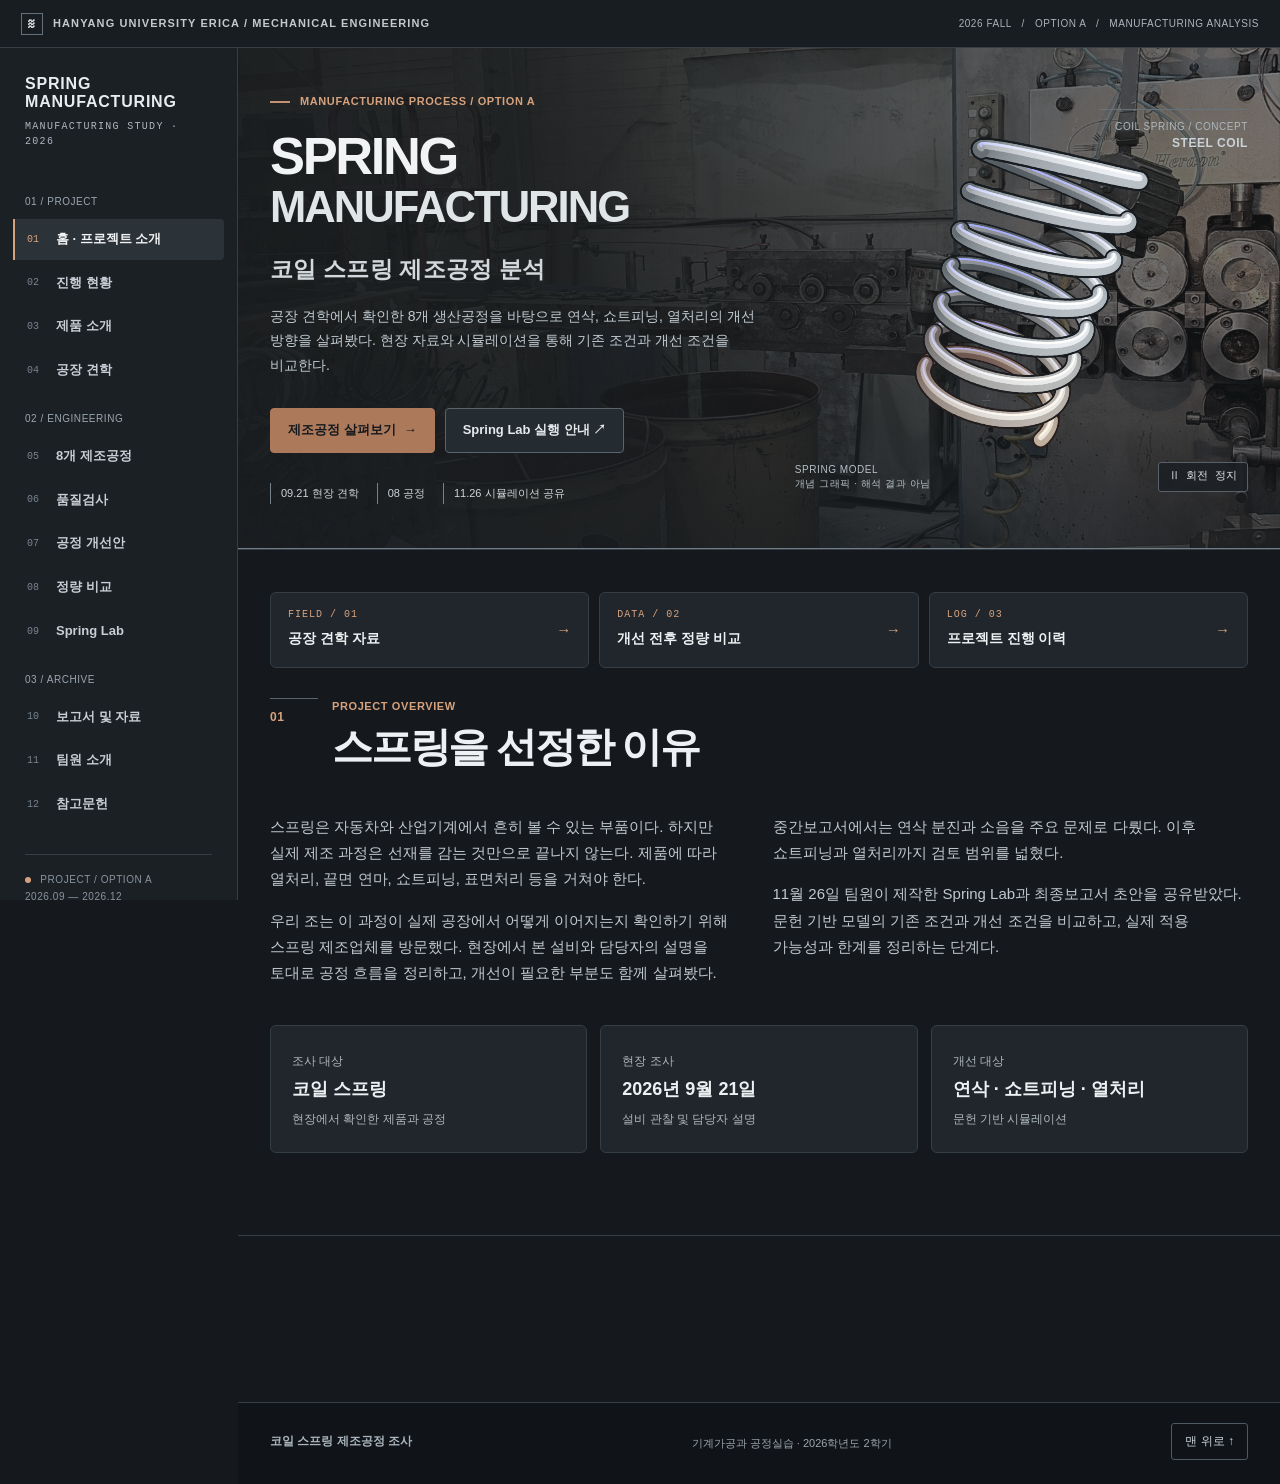
<file: index.html>
<!DOCTYPE html>

<html lang="ko">
<head>
<meta charset="utf-8"/>
<meta content="width=device-width, initial-scale=1" name="viewport"/>
<meta content="코일 스프링 제조공정 현장조사: 공장 견학, 8개 제조공정, 품질검사와 연삭공정 개선안" name="description"/>
<title>SPRING MANUFACTURING | 2026 Manufacturing Analysis</title>
<style>
:root{--bg:#0d1013;--panel:#171b20;--panel2:#1c2228;--line:#343b43;--ink:#f0f2f4;--muted:#a7b1bb;--hot:#ff9c51;--ember:#e65a28;--blue:#83b4cb;--green:#86c2a3;--amber:#ffc08a;--navy:#20272e;--white:#fff;--paper:#0d1013;--soft:#20272e;--rail:238px;--head:48px}
*{box-sizing:border-box} [hidden]{display:none!important} html{scroll-behavior:smooth;color-scheme:dark}body{margin:0;background:var(--bg);color:var(--ink);font:15px/1.75 'Pretendard','Noto Sans KR','Malgun Gothic',Arial,sans-serif;word-break:keep-all;overflow-wrap:anywhere}a{color:inherit;text-decoration:none}button{font:inherit;cursor:pointer}a:focus-visible,button:focus-visible{outline:2px solid var(--hot);outline-offset:4px}img,video{display:block;max-width:100%}p,h1,h2,h3,h4,figure{margin:0 0 16px}p{color:#c1c9d0}h2{font-size:clamp(1.65rem,3.2vw,2.55rem);line-height:1.25;letter-spacing:-.055em}h3{line-height:1.35;letter-spacing:-.025em}small,.small{font-size:12px;color:var(--muted)}.wrap{width:min(1190px,calc(100% - 64px));margin:auto}.topbar{height:var(--head);position:fixed;top:0;left:0;right:0;z-index:50;background:#101418;border-bottom:1px solid #373d43;display:flex;align-items:center}.topbar .wrap{width:calc(100% - 42px);display:flex;justify-content:space-between;align-items:center;gap:16px}.top-id{display:flex;align-items:center;gap:10px;font-size:11px;letter-spacing:.10em;color:#c4c9ce;font-weight:700}.top-mark{width:22px;height:22px;border:1px solid #a94b28;display:grid;place-items:center;color:var(--hot);font-size:16px;line-height:1}.top-right{font:10px/1.4 Consolas,monospace;letter-spacing:.08em;color:#a9b1b9}.top-right b{color:var(--hot);font-weight:normal}.site-nav{position:fixed;top:var(--head);left:0;bottom:0;width:var(--rail);overflow:auto;z-index:40;background:linear-gradient(165deg,#1c2025,#121619 72%);border-right:1px solid var(--line);box-shadow:8px 0 35px #0002}.nav-inner{width:100%;padding:24px 13px;display:flex;flex-direction:column;gap:3px}.nav-brand{display:block;padding:3px 12px 25px;line-height:1.12}.nav-brand b{display:block;font-size:16px;letter-spacing:.05em;color:#e8ecf0;white-space:nowrap}.nav-brand small{display:block;font:10px/1.5 Consolas,monospace;letter-spacing:.13em;color:#eaa26b;margin-top:8px}.nav-group{font:10px/1.5 Consolas,monospace;color:#9ba6af;letter-spacing:.14em;margin:17px 12px 7px}.nav-inner a{padding:9px 10px 9px 12px;display:flex;align-items:center;gap:10px;min-height:39px;border-left:2px solid transparent;font-size:13px;font-weight:600;color:#c7ced5;border-radius:0 4px 4px 0;transition:background .18s,color .18s}.nav-inner a span{font:10px Consolas,monospace;color:#78848e;min-width:19px}.nav-inner a:hover{background:#252b31;color:white}.nav-inner a.active{border-left-color:var(--hot);background:linear-gradient(90deg,#57311e,#26282a 90%);color:#fff0df}.nav-inner a.active span{color:var(--hot)}.nav-foot{font:10px/1.7 Consolas,monospace;margin:26px 12px 0;color:#89949f;border-top:1px solid var(--line);padding-top:16px}.nav-foot i{display:inline-block;width:6px;height:6px;border-radius:50%;background:var(--hot);margin-right:6px;box-shadow:0 0 8px var(--ember)}.hero,main,footer{margin-left:var(--rail)}.hero{margin-top:var(--head);position:relative;isolation:isolate;overflow:hidden;min-height:560px;border-bottom:1px solid #60402e;background:#11161a}.hero:before{content:'';position:absolute;inset:0;z-index:-3;background:linear-gradient(90deg,#101418f7 0%,#101418ef 30%,#101418a0 58%,#14141688 100%),url('images/factory.jpg') center 48%/cover no-repeat;filter:saturate(.68)}.hero:after{content:'';position:absolute;inset:0;z-index:-2;background:radial-gradient(ellipse at 78% 77%,#b8371638 0%,#67341b1e 23%,transparent 60%),linear-gradient(0deg,#080a0dc9,transparent 40%);pointer-events:none}.hero .wrap{position:relative;display:grid;grid-template-columns:1.05fr .95fr;align-items:center;gap:8px;min-height:560px;padding:50px 0 55px}.hero-copy{position:relative;z-index:2;max-width:590px}.overline,.kicker{font:700 11px/1.5 Consolas,'Malgun Gothic',monospace;letter-spacing:.16em;text-transform:uppercase;color:var(--hot)}.overline:before{content:'';display:inline-block;width:28px;height:2px;background:var(--hot);vertical-align:middle;margin-right:10px;box-shadow:0 0 12px #ff7435}.hero h1{font:900 clamp(2.6rem,5vw,5.1rem)/.99 'Arial Black','Arial',sans-serif;letter-spacing:-.065em;margin:22px 0 17px;overflow-wrap:normal;word-break:normal;color:#f1f3f4}.hero h1 em{font-style:normal;display:block;color:#ffab70;text-shadow:0 4px 28px #ef6a2633;font-size:.79em;letter-spacing:-.055em}.hero .ko-title{font-size:clamp(1.04rem,1.8vw,1.45rem);color:#d3d8dc;font-weight:700;letter-spacing:.01em;margin:0 0 14px}.hero p{max-width:490px;font-size:14px;color:#c0cad1}.hero-actions{display:flex;flex-wrap:wrap;gap:10px;margin-top:23px}.action{display:inline-flex;align-items:center;justify-content:center;gap:8px;background:#c95125;color:#fff;padding:10px 17px;border:1px solid #ef8a54;border-radius:4px;font-size:13px;font-weight:700;margin:8px 0;transition:background .2s,transform .2s}.action:hover{background:#e76a36;transform:translateY(-1px)}.action.secondary{background:#20262c;color:#dce3e8;border-color:#54606a}.action.secondary:hover{background:#333c44}.action.disabled{color:#9aa4ac;background:#20252a;border-color:#3b434a;cursor:default;transform:none}.hero-facts{display:flex;flex-wrap:wrap;gap:8px;margin-top:22px}.hero-facts span{font:11px/1.4 Consolas,'Malgun Gothic',monospace;color:#d0d5d9;border-left:2px solid #9c5f3e;padding:3px 10px;background:#161b20a8}.spring-stage{position:relative;height:480px;min-width:0;isolation:isolate;display:flex;align-items:center;justify-content:center}.spring-stage:before{content:'';position:absolute;inset:12px 0 20px;background:linear-gradient(#8e9da010 1px,transparent 1px),linear-gradient(90deg,#8e9da010 1px,transparent 1px);background-size:32px 32px;mask-image:radial-gradient(ellipse,#000 15%,transparent 75%);z-index:-1}.spring-stage:after{content:'';position:absolute;bottom:46px;width:75%;height:70px;border-radius:50%;background:radial-gradient(ellipse,#f25c314d,transparent 70%);filter:blur(13px);z-index:-1}.spring-stage canvas{width:100%;height:100%;display:block;position:absolute;inset:0;filter:drop-shadow(0 12px 18px #0009)}.stage-label{position:absolute;top:15px;right:0;font:10px/1.5 Consolas,monospace;color:#acb6bd;letter-spacing:.11em;border-top:1px solid #b47b50;padding:9px 0 0 16px;text-align:right}.stage-label b{display:block;color:#f8ac71;font-size:12px}.stage-bottom{position:absolute;bottom:12px;left:0;right:0;display:flex;justify-content:space-between;align-items:center;gap:12px;color:#b6bfc7;font:10px/1.4 Consolas,monospace;letter-spacing:.07em}.stage-bottom button{color:#e2e6ea;background:#1b2025dc;border:1px solid #596068;border-radius:3px;padding:6px 10px;font:11px/1.4 Consolas,'Malgun Gothic',monospace}.heatline{height:3px;position:absolute;bottom:0;left:0;right:0;background:linear-gradient(90deg,#30373e,#a94420 40%,#ffae64 72%,#733219);box-shadow:0 0 18px #e86a3a60}.hero[hidden]+nav+main{margin-top:var(--head)}main{min-height:calc(100vh - var(--head));min-width:0;background:radial-gradient(ellipse at 85% 0%,#27221e4d,transparent 46%),var(--bg)}section{padding:42px 0 58px;min-height:calc(100vh - var(--head) - 85px);border-bottom:1px solid var(--line)}#overview{min-height:auto;padding-top:32px}.section-heading{display:grid;grid-template-columns:48px 1fr;gap:14px;margin-bottom:25px}.section-number{font:700 12px/1.6 Consolas,monospace;color:var(--hot);letter-spacing:.1em;padding-top:9px;border-top:1px solid #5a4435}.kicker{margin-bottom:7px}.lead{font-size:15px;max-width:900px;margin-bottom:24px}.columns{display:grid;grid-template-columns:1fr 1fr;gap:27px;align-items:start}.prose p{margin-bottom:15px}.intro-points,.analysis-grid{display:grid;grid-template-columns:repeat(3,minmax(0,1fr));gap:13px;margin:24px 0;align-items:stretch}.point,.analysis-card,.quality-item,.compare-box,.member,.progress-stat{background:linear-gradient(145deg,#20262c,#181d22);border:1px solid var(--line);border-radius:5px;padding:21px;position:relative;min-width:0}.point:before,.analysis-card:before{content:'';position:absolute;top:-1px;left:15px;width:34px;height:2px;background:#b36a42}.point b{display:block;font-size:18px;color:#edf0f2}.point span{font-size:12px;color:var(--muted)}.point h3{font-size:19px}.point p{font-size:14px}.point img{width:100%;height:205px;object-fit:cover;border-radius:3px;margin-bottom:16px}.quick-grid{display:grid;grid-template-columns:repeat(3,minmax(0,1fr));gap:10px;margin:10px 0 30px}.quick-grid a{display:flex;align-items:center;gap:12px;padding:16px 17px;background:linear-gradient(120deg,#252a2e,#171c20);border:1px solid #3a4148;border-radius:4px;transition:.2s}.quick-grid a:hover{border-color:#cf7443;background:#2d2926;transform:translateY(-2px)}.quick-grid small{display:block;font:10px Consolas,monospace;letter-spacing:.1em;color:var(--hot);margin-bottom:5px}.quick-grid b{font-size:14px}.quick-grid i{margin-left:auto;font-style:normal;color:var(--hot)}.note{margin:18px 0;padding:15px 18px;background:#30251f;border-left:3px solid var(--hot);font-size:13px;color:#e3cabb;border-radius:2px}.image-frame,.photo-tile,.video-card{margin:0;background:#171c20;border:1px solid var(--line);border-radius:5px;overflow:hidden}.image-frame img{width:100%;object-fit:cover}.image-frame figcaption,.photo-tile figcaption,.video-caption{padding:11px 13px;color:#c7cdd3;font-size:12px;background:#1c2126}.product-photos{display:grid;grid-template-columns:1.1fr .9fr;gap:10px}.product-photos img{height:340px}.simple-table,.comparison-table{width:100%;border-collapse:collapse;background:#171c20;border:1px solid var(--line);font-variant-numeric:tabular-nums}.simple-table th,.simple-table td,.comparison-table th,.comparison-table td{padding:13px 15px;text-align:left;border-bottom:1px solid var(--line);font-size:14px;vertical-align:top}.simple-table th{background:#20262c;color:#d7dfe5;font-weight:600}.simple-table thead th,.comparison-table thead th{background:#30363c;color:#fff;font-size:12px}.simple-table td{color:#d5dce2}.table-scroll{overflow:auto;margin:20px 0}.field-grid{display:grid;grid-template-columns:repeat(4,minmax(0,1fr));gap:12px}.photo-tile button{border:0;padding:0;background:none;width:100%;cursor:zoom-in}.photo-tile img{width:100%;height:190px;object-fit:cover;transition:transform .25s}.photo-tile button:hover img{transform:scale(1.04)}.field-note{display:grid;grid-template-columns:1fr 1fr;gap:13px;margin:20px 0}.field-note div{background:#1b2127;border:1px solid var(--line);padding:18px;color:#c7d1d9;font-size:14px}.field-note strong{color:var(--hot)}.video-area{margin-top:28px}.videos{display:grid;grid-template-columns:1fr 1fr;gap:15px}.video-card video{width:100%;height:240px;object-fit:contain;background:#0b0e10}.flow{display:grid;grid-template-columns:repeat(4,minmax(0,1fr));gap:8px;margin:24px 0 22px}.flow a{background:linear-gradient(145deg,#262d33,#191e23);border:1px solid #3c444b;color:#e1e6ea;padding:12px 14px;border-radius:4px;min-height:72px;display:flex;flex-direction:column;justify-content:center;transition:.2s;position:relative}.flow a:after{content:'›';position:absolute;right:10px;top:12px;color:#87929a}.flow a:hover{border-color:#c97745}.flow a.chosen{border-color:#d58c56;background:linear-gradient(135deg,#58321f,#27221f);box-shadow:inset 3px 0 #f99b59}.flow a.chosen:after,.flow a.chosen small{color:#ffae73}.flow small{font:11px Consolas,monospace;letter-spacing:.08em;color:#a9b6c0}.flow b{font-size:14px;margin-top:5px}.process-card{display:grid;grid-template-columns:minmax(0,.92fr) minmax(0,1.08fr);grid-template-rows:auto 1fr auto;background:#171d22;border:1px solid #414950;border-radius:5px;overflow:hidden}.process-photo{position:relative;min-height:320px;height:100%;grid-column:1;grid-row:1/3;background:#0e1317;display:flex;align-items:center;justify-content:center}.process-photo img{width:100%;height:100%;max-height:450px;object-fit:contain;cursor:zoom-in}.photo-caption{position:absolute;bottom:0;left:0;right:0;padding:12px 15px;background:#101418dc;color:#e0e6eb;font-size:12px}.process-head{display:flex;gap:12px;align-items:flex-start;padding:23px 22px 0;grid-column:2;grid-row:1}.step-num{background:#653b24;border:1px solid #ae6c42;color:#ffb37b;border-radius:3px;padding:6px 9px;font:700 13px Consolas,monospace}.process-head h3{font-size:24px;margin:0}.process-head .en{font:12px Consolas,monospace;color:#a2b0b9}.process-content{grid-column:2;grid-row:2;padding:13px 22px 22px}.process-content p{font-size:14px}.process-meta{display:grid;grid-template-columns:1fr 1fr;gap:8px}.process-meta div{background:#232a30;border:1px solid #333d44;border-radius:3px;padding:11px;font-size:13px;color:#e1e6e9}.process-meta span{display:block;color:#adb9c3;font-size:11px;margin-bottom:4px}.process-observation{grid-column:1/-1;padding:13px 19px;background:#25241f;border-top:1px solid #4f4234;color:#dacabc;font-size:13px}.process-observation b{color:var(--hot)}.no-photo{padding:28px;text-align:center;color:var(--muted);border:1px dashed #49525a;max-width:80%}.quality-layout{display:grid;grid-template-columns:1.12fr .88fr;gap:24px}.quality-images,.quality-items{display:grid;grid-template-columns:1fr 1fr;gap:12px}.quality-images img{height:260px}.quality-item{padding:15px}.quality-item p{font-size:13px;margin:5px 0 0}.quality-item b{color:#e9edf0}.metrics{display:grid;grid-template-columns:repeat(3,minmax(0,1fr));gap:12px;margin:22px 0}.metric{padding:17px;background:linear-gradient(150deg,#22292e,#171c20);border:1px solid #41494f;border-radius:4px;min-width:0}.metric .metric-title{font-size:12px;color:#b8c1c8}.metric .metric-val{font:700 clamp(1.35rem,2.5vw,2.1rem)/1.2 Consolas,monospace;color:#ffd1a8;margin:10px 0 4px}.metric .metric-sub{font-size:11px;color:#aeb8c0}.metric .track{height:4px;background:#444d54;margin-top:12px;overflow:hidden}.metric .track span{display:block;height:100%;background:linear-gradient(90deg,#a64022,#ffa560)}.progress-summary{display:grid;grid-template-columns:repeat(3,minmax(0,1fr));gap:12px;margin:22px 0 25px}.progress-stat{padding:16px 20px}.progress-stat .count{font:700 32px/1.25 Consolas,monospace;color:#d9e0e6}.progress-stat .name{font-size:12px;color:var(--muted)}.progress-stat.done .count{color:var(--green)}.progress-stat.current .count{color:var(--hot)}.progress-group{margin:26px 0}.progress-group h3{font-size:17px;border-bottom:1px solid var(--line);padding-bottom:10px}.timeline{display:grid;gap:10px}.timeline-row{display:grid;grid-template-columns:138px 1fr;gap:16px}.timeline-date{padding:14px 0;text-align:right}.timeline-date b{display:block;font:700 15px/1.4 Consolas,monospace;color:#e0e5e9}.timeline-date small{font-size:11px}.timeline-card{background:#1a2025;border:1px solid #373f47;border-left:3px solid #7f9e90;border-radius:4px;padding:14px 18px}.timeline-row.current .timeline-card{border-left-color:var(--hot);background:#27211e}.timeline-row.planned .timeline-card{border-left-color:#65717a}.timeline-card .meta{font:11px Consolas,'Malgun Gothic',monospace;color:#b7c2ca}.timeline-card h4{font-size:16px;margin:5px 0}.timeline-card p{font-size:13px;margin:0}.timeline-card .state{float:right;font-size:11px;color:var(--green);background:#26392f;padding:2px 8px;border-radius:3px}.timeline-row.current .state{background:#51321f;color:#ffc08a}.timeline-row.planned .state{background:#30383f;color:#c6cfd6}.timeline-card a{color:#ffaf79;text-decoration:underline;font-size:13px}.team{display:grid;grid-template-columns:repeat(4,1fr);gap:12px}.member b{font-size:18px}.member span{display:block;font-size:12px;color:var(--muted)}.references{padding-left:21px;color:#c6cfd6;font-size:14px}.references li{margin-bottom:12px}footer{background:#101418;border-top:1px solid #353c42;padding:20px 0 24px;color:#aab5bd;font-size:12px}footer .wrap{display:flex;align-items:center;justify-content:space-between;gap:15px}footer p{margin:3px 0 0;font-size:11px;color:#9ba6ae}.top-btn{border:1px solid #4e5962;background:transparent;color:#c9d2d9;padding:7px 13px;border-radius:3px;font-size:12px}.lightbox{position:fixed;inset:0;background:#080a0ef0;display:none;z-index:100;align-items:center;justify-content:center;padding:24px}.lightbox.open{display:flex}.lightbox-inner{max-width:min(1100px,95vw);max-height:90vh;display:flex;flex-direction:column;gap:8px}.lightbox img{max-height:78vh;max-width:100%;object-fit:contain}.lightbox figcaption{text-align:center;color:white;font-size:14px}.lightbox-close{position:absolute;right:22px;top:14px;color:white;background:#3a424b;border:1px solid #64717c;border-radius:3px;padding:7px 13px;font-size:20px}.mobile-menu{display:none}.route-in{animation:routeIn .22s ease-out}@keyframes routeIn{from{opacity:.65;transform:translateY(4px)}to{opacity:1;transform:none}}
@media(max-width:1180px){:root{--rail:215px}.wrap{width:calc(100% - 44px)}.hero .wrap{grid-template-columns:1fr .83fr;gap:0;min-height:510px}.hero{min-height:510px}.spring-stage{height:430px}.field-grid{grid-template-columns:repeat(3,minmax(0,1fr))}.quality-layout{grid-template-columns:1fr}.quality-images img{height:230px}.hero h1{font-size:clamp(2.25rem,4.7vw,4.1rem)}}
@media(max-width:820px){:root{--head:52px;--rail:0px}.topbar .wrap{width:calc(100% - 28px)}.top-id{font-size:10px;letter-spacing:.04em}.top-right{display:none}.mobile-menu{display:block;border:1px solid #535e66;background:#20262c;color:#e5ebf0;border-radius:3px;padding:5px 10px;font-size:12px}.site-nav{width:245px;transform:translateX(-100%);transition:transform .2s;box-shadow:15px 0 45px #0008}.site-nav.open{transform:translateX(0)}.wrap{width:calc(100% - 36px)}.hero .wrap{padding:34px 0 25px;grid-template-columns:1fr;min-height:0}.hero{min-height:0}.hero-copy{max-width:none}.hero h1{font-size:clamp(2.65rem,9vw,4.6rem)}.hero .ko-title{font-size:1.2rem}.spring-stage{height:350px;max-width:530px;width:100%;margin:auto}.hero-facts{margin-top:17px}.hero:before{background:linear-gradient(180deg,#101418ef,#14171ac0 45%,#101418b0),url('images/factory.jpg') center/cover}.columns,.quality-layout{grid-template-columns:1fr}.field-grid{grid-template-columns:repeat(2,minmax(0,1fr))}.intro-points,.metrics{grid-template-columns:repeat(2,minmax(0,1fr))}.process-card{grid-template-columns:1fr;grid-template-rows:auto}.process-photo{grid-column:1;grid-row:auto;min-height:235px;height:270px}.process-head,.process-content,.process-observation{grid-column:1;grid-row:auto}.team{grid-template-columns:repeat(2,1fr)}section{padding:28px 0 42px}.hero[hidden]+nav+main{margin-top:var(--head)}}
@media(max-width:480px){.hero h1{font-size:clamp(2.15rem,8.8vw,3.2rem)}.hero .wrap{padding-top:31px}.spring-stage{height:295px}.stage-label{font-size:9px}.hero p{font-size:13px}.hero-facts span{font-size:10px}.intro-points,.quick-grid,.metrics,.product-photos,.videos,.field-note,.quality-images{grid-template-columns:1fr}.product-photos img{height:250px}.flow{grid-template-columns:repeat(2,minmax(0,1fr))}.photo-tile img{height:140px}.photo-tile figcaption{padding:8px;font-size:11px}.timeline-row{grid-template-columns:74px 1fr;gap:9px}.timeline-date b{font-size:12px}.timeline-card{padding:12px}.timeline-card .state{float:none;display:inline-block;margin-bottom:5px}.progress-stat{padding:12px}.progress-stat .count{font-size:24px}.progress-stat .name{font-size:10px}.progress-summary{gap:7px}.section-heading{grid-template-columns:30px 1fr;gap:9px}.simple-table th,.simple-table td{padding:10px;font-size:12px}.point{padding:17px}.team{gap:8px}.member{padding:16px}.process-meta{grid-template-columns:1fr}.top-id{max-width:78%;font-size:9px}footer .wrap{align-items:flex-start}}
@media(prefers-reduced-motion:reduce){html{scroll-behavior:auto}*,*:before,*:after{animation:none!important;transition:none!important}}


/* Industrial editorial refinement */
:root{--bg:#15191d;--panel:#1e2328;--panel2:#242a30;--line:#353d45;--ink:#eef1f3;--muted:#aeb7bf;--hot:#d6a27e;--ember:#a16c4e;--blue:#94afbe;--green:#93bea8;--amber:#d6a27e;--paper:#15191d;--soft:#242a30;--navy:#242a30}
body{font-size:15px;letter-spacing:0}.topbar{background:#181d21}.site-nav{background:#1b2025;box-shadow:none}.top-mark{border-color:#65717a;color:#d0d6da}.top-right b,.nav-brand small{color:#aeb7bf}.nav-group,.nav-foot,.top-right,.overline,.kicker,.section-number,.stage-label,.stage-bottom{font-family:inherit;letter-spacing:.055em}.nav-inner a.active{background:#2b3238;border-left-color:#d6a27e;color:#f2f3f4}.nav-inner a.active span{color:#d6a27e}.nav-foot i{box-shadow:none}.hero{border-bottom:1px solid var(--line);background:#20262b;min-height:490px}.hero .wrap{min-height:490px;gap:24px;padding:45px 0}.hero:before{background:linear-gradient(90deg,#171c21f7 0%,#171c21e8 35%,#171c21b5 65%,#171c218c 100%),url('images/factory.jpg') center 48%/cover no-repeat;filter:saturate(.42)}.hero:after{background:linear-gradient(0deg,#171c2170,transparent 45%)}.overline:before{box-shadow:none;background:#c49272;width:20px}.hero h1{font-family:Arial,'Malgun Gothic',sans-serif;font-weight:750;font-size:clamp(2.35rem,4.1vw,4.15rem);line-height:1.08;letter-spacing:-.045em;margin:18px 0}.hero h1 em{color:#e0e5e8;text-shadow:none;font-size:.83em;letter-spacing:-.045em}.hero .ko-title{font-weight:600}.hero-facts span{background:transparent;border-left:1px solid #76828a;font-family:inherit}.action{background:#ad795b;border-color:#ad795b;color:#15191d;border-radius:4px}.action:hover{background:#c99371;transform:none}.action.secondary{background:#242b31;border-color:#59646d;color:#e5e9ec}.spring-stage{height:410px}.spring-stage:before,.spring-stage:after{display:none}.spring-stage canvas{filter:none}.stage-label{border-color:#66737b;color:#aeb7bf}.stage-label b{color:#cbd3d9}.heatline{height:1px;background:#737d85;box-shadow:none}.section-number{border-color:#58636b}.point,.analysis-card,.quality-item,.compare-box,.member,.progress-stat,.quick-grid a,.flow a,.metric{background:#20262b;border-color:var(--line);border-radius:6px;box-shadow:none}.point:before,.analysis-card:before{display:none}.quick-grid a:hover{background:#2b333a;border-color:#7e8a93;transform:none}.flow a.chosen{background:#30383e;border-color:#b78e73;box-shadow:inset 2px 0 #b78e73}.metric .track span{background:#b58c72}.note{background:#282b2d;border-left-color:#b78e73;color:#d5d9dc}main{background:var(--bg)}.route-in{animation:none}*{text-shadow:none!important}
@media(max-width:820px){.hero:before{background:linear-gradient(180deg,#171c21ef,#171c21b8 45%,#171c21d0),url('images/factory.jpg') center/cover}.hero .wrap{padding:36px 0;gap:10px}.spring-stage{height:340px}.site-nav{box-shadow:5px 0 20px #0005}}
@media(max-width:480px){.hero h1{font-size:clamp(2rem,8vw,3rem)}.spring-stage{height:280px}}

</style>
</head>
<body>
<div class="topbar"><div class="wrap"><div class="top-id"><span class="top-mark">≋</span> HANYANG UNIVERSITY ERICA / MECHANICAL ENGINEERING</div><div class="top-right">2026 FALL   /   OPTION A   /   <b>MANUFACTURING ANALYSIS</b></div><button aria-controls="siteNav" aria-expanded="false" class="mobile-menu" id="menuToggle" type="button">☰ 메뉴</button></div></div>
<header class="hero" id="top"><div class="wrap"><div class="hero-copy"><div class="overline">MANUFACTURING PROCESS / OPTION A</div><h1>SPRING<br/><em>MANUFACTURING</em></h1><p class="ko-title">코일 스프링 제조공정 분석</p><p>공장 견학에서 확인한 8개 생산공정을 바탕으로 연삭, 쇼트피닝, 열처리의 개선 방향을 살펴봤다. 현장 자료와 시뮬레이션을 통해 기존 조건과 개선 조건을 비교한다.</p><div class="hero-actions"><a class="action" href="#process">제조공정 살펴보기 <span aria-hidden="true">→</span></a><a class="action secondary" href="#lab">Spring Lab 실행 안내 ↗</a></div><div class="hero-facts"><span>09.21 현장 견학</span><span>08 공정</span><span>11.26 시뮬레이션 공유</span></div></div><div class="spring-stage"><canvas aria-label="가열된 금속을 연상시키는 회전 코일 스프링의 개념 그래픽" id="springCanvas" role="img"></canvas><div class="stage-label">COIL SPRING / CONCEPT<b>STEEL COIL</b></div><div class="stage-bottom"><span>SPRING MODEL<br/>개념 그래픽 · 해석 결과 아님</span><button aria-pressed="false" id="spinToggle" type="button">Ⅱ 회전 정지</button></div></div></div><div aria-hidden="true" class="heatline"></div></header>
<nav aria-label="주요 메뉴" class="site-nav" id="siteNav"><div class="wrap nav-inner"><div class="nav-brand"><b>SPRING<br/>MANUFACTURING</b><small>MANUFACTURING STUDY · 2026</small></div>
<div class="nav-group">01 / PROJECT</div><a href="#overview"><span>01</span> 홈 · 프로젝트 소개</a><a href="#progress"><span>02</span> 진행 현황</a><a href="#product"><span>03</span> 제품 소개</a><a href="#factory"><span>04</span> 공장 견학</a>
<div class="nav-group">02 / ENGINEERING</div><a href="#process"><span>05</span> 8개 제조공정</a><a href="#quality"><span>06</span> 품질검사</a><a href="#improvement"><span>07</span> 공정 개선안</a><a href="#engineering"><span>08</span> 정량 비교</a><a href="#lab"><span>09</span> Spring Lab</a>
<div class="nav-group">03 / ARCHIVE</div><a href="#reports"><span>10</span> 보고서 및 자료</a><a href="#team"><span>11</span> 팀원 소개</a><a href="#references"><span>12</span> 참고문헌</a><div class="nav-foot"><i></i> PROJECT / OPTION A<br/>2026.09 — 2026.12</div></div></nav>
<main>
<section id="overview"><div class="wrap">
<div class="quick-grid"><a href="#factory"><div><small>FIELD / 01</small><b>공장 견학 자료</b></div><i>→</i></a><a href="#engineering"><div><small>DATA / 02</small><b>개선 전후 정량 비교</b></div><i>→</i></a><a href="#progress"><div><small>LOG / 03</small><b>프로젝트 진행 이력</b></div><i>→</i></a></div><div class="section-heading"><span class="section-number">01</span><div><div class="kicker">Project Overview</div><h2>스프링을 선정한 이유</h2></div></div>
<div class="columns prose">
<div><p>스프링은 자동차와 산업기계에서 흔히 볼 수 있는 부품이다. 하지만 실제 제조 과정은 선재를 감는 것만으로 끝나지 않는다. 제품에 따라 열처리, 끝면 연마, 쇼트피닝, 표면처리 등을 거쳐야 한다.</p><p>우리 조는 이 과정이 실제 공장에서 어떻게 이어지는지 확인하기 위해 스프링 제조업체를 방문했다. 현장에서 본 설비와 담당자의 설명을 토대로 공정 흐름을 정리하고, 개선이 필요한 부분도 함께 살펴봤다.</p></div>
<div><p>중간보고서에서는 연삭 분진과 소음을 주요 문제로 다뤘다. 이후 쇼트피닝과 열처리까지 검토 범위를 넓혔다.</p><p>11월 26일 팀원이 제작한 Spring Lab과 최종보고서 초안을 공유받았다. 문헌 기반 모델의 기존 조건과 개선 조건을 비교하고, 실제 적용 가능성과 한계를 정리하는 단계다.</p></div>
</div>
<div class="intro-points"><div class="point"><span>조사 대상</span><b>코일 스프링</b><span>현장에서 확인한 제품과 공정</span></div><div class="point"><span>현장 조사</span><b>2026년 9월 21일</b><span>설비 관찰 및 담당자 설명</span></div><div class="point"><span>개선 대상</span><b>연삭 · 쇼트피닝 · 열처리</b><span>문헌 기반 시뮬레이션</span></div></div>
</div></section>
<section id="product"><div class="wrap">
<div class="section-heading"><span class="section-number">03</span><div><div class="kicker">Product</div><h2>조사 대상 제품</h2></div></div>
<div class="columns">
<div class="prose"><p>현장에서 크기와 형상이 다른 여러 스프링을 볼 수 있었다. 같은 코일 형태라도 사용되는 곳에 따라 선경, 코일 직경, 길이, 표면 상태가 달랐다.</p><p>스프링은 외력을 받으면 변형되고, 힘이 제거되면 원래 형상으로 돌아가려는 복원력을 낸다. 이때 필요한 하중과 변위가 제품마다 다르므로 소재와 형상뿐 아니라 제조조건도 함께 관리해야 한다.</p>
<table class="simple-table"><tbody>
<tr><th>조사 범위</th><td>코일 스프링의 기본 제조공정</td></tr>
<tr><th>주요 기능</th><td>하중 전달, 복원력 제공, 충격 흡수</td></tr>
<tr><th>주요 관리 항목</th><td>선경, 코일 직경, 길이, 하중–변위 특성</td></tr>
<tr><th>소재·치수·허용오차</th><td>콘트롤 스프링 SWP-B, 선경 3.20 mm (최종보고서 초안)</td></tr>
</tbody></table>
</div>
<div class="product-photos"><figure class="image-frame"><img alt="크기와 색상이 다른 코일 스프링 시료" loading="lazy" src="images/product.jpg.jpg"/><figcaption>현장에서 확인한 스프링 시료</figcaption></figure><figure class="image-frame"><img alt="크기가 다른 스프링을 나란히 놓은 사진" loading="lazy" src="images/samples.jpg.jpg"/><figcaption>형상과 크기가 다른 제품들</figcaption></figure></div>
</div>
<p class="small" style="margin-top:18px">최종보고서 초안에서는 실제 콘트롤 스프링(SWP-B) 공정과 해석용 SWOSC-V 기준 모델을 구분한다. 해석 모델은 선경 4 mm, 평균 코일 직경 25 mm, 유효 권수 6으로 설정했다.</p>
</div></section>
<section id="factory"><div class="wrap">
<div class="section-heading"><span class="section-number">04</span><div><div class="kicker">Factory Visit · 2026.09.21</div><h2>현장에서 본 제조설비</h2></div></div>
<p class="lead">9월 21일 공장을 방문해 코일 성형기와 열처리 설비, 양 끝면 연마기, 검사 장비 등을 살펴봤다. 아래 사진은 견학 때 촬영한 장비와 제품을 정리한 것이다. 사진을 누르면 크게 볼 수 있다.</p>
<div class="field-grid" id="fieldGallery">
<figure class="photo-tile"><button data-caption="코일 성형 설비가 있는 작업 공간" data-photo="images/factory.jpg" type="button"><img alt="스프링 제조공장 작업 공간" loading="lazy" src="images/factory.jpg"/></button><figcaption>코일 성형 설비가 있는 작업 공간</figcaption></figure>
<figure class="photo-tile"><button data-caption="선재 공급대와 코일 성형기" data-photo="images/wire_supply.jpg" type="button"><img alt="선재 공급대와 성형 설비" loading="lazy" src="images/wire_supply.jpg"/></button><figcaption>선재 공급대와 성형기</figcaption></figure>
<figure class="photo-tile"><button data-caption="코일 성형기 조작부" data-photo="images/coiling_overview.jpg" type="button"><img alt="코일 성형기 조작부" loading="lazy" src="images/coiling_overview.jpg"/></button><figcaption>코일 성형기 조작부</figcaption></figure>
<figure class="photo-tile"><button data-caption="1·2차 열처리 공용 설비" data-photo="images/heat_treatment.jpg" type="button"><img alt="컨베이어식 열처리 설비" loading="lazy" src="images/heat_treatment.jpg"/></button><figcaption>1·2차 열처리 공용 설비</figcaption></figure>
<figure class="photo-tile"><button data-caption="양 끝면 연마기 내부" data-photo="images/grinding.jpg" type="button"><img alt="양 끝면 연마기" loading="lazy" src="images/grinding.jpg"/></button><figcaption>양 끝면 연마기</figcaption></figure>
<figure class="photo-tile"><button data-caption="연마공정에 쓰이는 원형 치구와 부품" data-photo="images/grinding_fixture.jpg" type="button"><img alt="연마용 치구와 원형 부품" loading="lazy" src="images/grinding_fixture.jpg"/></button><figcaption>연마공정 관련 치구</figcaption></figure>
<figure class="photo-tile"><button data-caption="현장 쇼트피닝기" data-photo="images/shot_peening.jpg" type="button"><img alt="현장 쇼트피닝기" loading="lazy" src="images/shot_peening.jpg"/></button><figcaption>쇼트피닝기</figcaption></figure>
<figure class="photo-tile"><button data-caption="스프링 하중 시험기" data-photo="images/load_tester.jpg" type="button"><img alt="스프링 하중 시험기" loading="lazy" src="images/load_tester.jpg"/></button><figcaption>스프링 하중 시험기</figcaption></figure>
<figure class="photo-tile"><button data-caption="검사실에 있는 측정 장비 (검사항목 추가 확인 필요)" data-photo="images/optical_tester.jpg" type="button"><img alt="검사실 측정 장비" loading="lazy" src="images/optical_tester.jpg"/></button><figcaption>검사실의 측정 장비</figcaption></figure>
</div>
<div class="field-note"><div><strong>기억에 남은 점 — 성형기 설정값</strong><br/>기존에 생산했던 제품의 장비 설정값을 저장해 두었다가 다시 불러올 수 있다는 설명을 들었다.</div><div><strong>기억에 남은 점 — 검사 성적서</strong><br/>스프링을 압축하거나 당겨 하중과 변위를 측정하고, 결과를 성적서로 출력할 수 있다고 했다.</div></div>
<div class="video-area"><h3>코일 성형기 작동 영상</h3><p class="small">제공된 현장 영상 중 코일 성형 장면 두 개를 웹에서 보기 편한 크기로 줄였다. 영상만으로 장비 설정값이나 생산속도를 판단하지는 않았다.</p>
<div class="videos"><div class="video-card"><video controls="" playsinline="" poster="images/coiling.jpg" preload="none"><source src="videos/coiling_machine_01.mp4" type="video/mp4"/>동영상을 지원하지 않는 브라우저입니다.</video><div class="video-caption">코일 성형기 작동 장면 ①</div></div><div class="video-card"><video controls="" playsinline="" poster="images/coiling_detail.jpg" preload="none"><source src="videos/coiling_machine_02.mp4" type="video/mp4"/>동영상을 지원하지 않는 브라우저입니다.</video><div class="video-caption">코일 성형기 작동 장면 ②</div></div></div>
</div>
<p class="small" style="margin-top:18px">사진·영상: 팀 제공 현장 자료. 공개 게시 전 업체의 촬영·공개 허용 범위를 확인해야 한다.</p>
</div></section>
<section id="process"><div class="wrap">
<div class="section-heading"><span class="section-number">05</span><div><div class="kicker">Manufacturing Process</div><h2>스프링 제조공정 8단계</h2></div></div>
<p class="lead">최종보고서 초안의 콘트롤 스프링(SWP-B) 제조공정도를 기준으로 정리했다. 아래 공정 번호를 선택하면 해당 공정만 표시된다.</p>
<div aria-label="8단계 공정 순서" class="flow" id="flow"></div>
<div class="process-grid" id="processGrid"></div>
</div></section>
<section id="quality"><div class="wrap">
<div class="section-heading"><span class="section-number">06</span><div><div class="kicker">Quality Control</div><h2>스프링은 어떻게 검사할까?</h2></div></div>
<div class="quality-layout"><div><p>현장에서 본 시험기는 스프링에 하중을 가하면서 변위를 측정하는 장비였다. 제품을 지정된 길이만큼 압축했을 때 얼마의 힘이 필요한지 확인하는 데 쓰인다. 검사 결과를 성적서로 출력해 납품처에 제출할 수 있다는 설명도 들었다.</p><p>또한 바로 양산에 들어가기보다 먼저 샘플을 만들고 검사한 뒤 생산을 진행한다는 점을 확인했다. 다만 제품별 합격 기준이나 허용오차는 아직 확보하지 못했다.</p>
<div class="quality-items"><div class="quality-item"><b>치수</b><p>선경, 코일 직경, 자유장 등</p></div><div class="quality-item"><b>하중–변위</b><p>지정 변위에서의 하중 확인</p></div><div class="quality-item"><b>끝면 상태</b><p>높이, 평탄도, 직각도 확인 필요</p></div><div class="quality-item"><b>검사 기록</b><p>성적서와 합격 기준 조사 예정</p></div></div>
</div><div class="quality-images"><figure class="image-frame"><img alt="스프링 하중 시험기" loading="lazy" src="images/load_tester.jpg"/><figcaption>스프링 시험기</figcaption></figure><figure class="image-frame"><img alt="검사실 측정 장비" loading="lazy" src="images/optical_tester.jpg"/><figcaption>검사실 장비 · 세부 용도 확인 중</figcaption></figure></div></div>
</div></section>
<section id="engineering"><div class="wrap"><div class="kicker">PROCESS ANALYSIS</div><h2>기존 조건과 개선 조건 비교</h2><p class="lead">11월 26일 공유받은 최종보고서 초안의 시뮬레이션 결과다. 현장 실측값이나 양산 검증 결과가 아니다.</p><div class="metrics"><article class="metric"><div class="metric-title">연삭 분진 상대 지수</div><div class="metric-val">100 → 33</div><div class="metric-sub">모델 예측 · 기준 대비 67% 감소</div></article><article class="metric"><div class="metric-title">쇼트피닝 피로수명</div><div class="metric-val">+75%</div><div class="metric-sub">316만 → 553만 회 (반올림)</div></article><article class="metric"><div class="metric-title">열처리 불량률</div><div class="metric-val">14% → 0%</div><div class="metric-sub">모델 예측 · 14%p 감소</div></article></div><div class="table-scroll"><table class="simple-table"><thead><tr><th>항목</th><th>기준 모델</th><th>개선 모델</th></tr></thead><tbody><tr><th>연삭 분진 지수</th><td>100</td><td>33</td></tr><tr><th>시간당 생산량</th><td>5,000개</td><td>5,000개</td></tr><tr><th>피로수명</th><td>316만 회</td><td>553만 회</td></tr><tr><th>표면 거칠기 Ra</th><td>4.6 μm</td><td>3.8 μm</td></tr><tr><th>열처리 불량률</th><td>14%</td><td>0%</td></tr><tr><th>경도</th><td>568 HV</td><td>568 HV</td></tr></tbody></table></div><p class="note">분진 지수는 상대 지표이며 실제 작업장 분진 농도가 아니다. 생산량 유지 및 불량률 0%는 모델 가정에 따른 예측이다. 문헌의 시험 조건과 현장 조건 차이, 실제 설비 적용 가능성은 발표 전 확인해야 한다.</p><a class="action" href="#lab">Spring Lab에서 비교하기 →</a></div></section>
<section id="improvement"><div class="wrap"><div class="kicker">PROCESS ANALYSIS</div><h2>세 가지 공정의 개선 방향</h2><div class="intro-points"><article class="point"><h3>양단 연삭</h3><img alt="현장 연삭기" src="images/grinding.jpg"/><p>숫돌 회전 방향을 작업자 반대쪽으로 바꾸고 회전수를 1,300에서 1,010 rpm으로 조정하는 안을 검토했다. 하향 이송 속도는 1.0 mm/분으로 유지하는 모델이다.</p><p class="small">회전 방향 변경 가능 여부, 가드 구조, 숫돌 마모와 실제 가공시간을 확인해야 한다.</p></article><article class="point"><h3>쇼트피닝</h3><img alt="현장 쇼트피닝기" src="images/shot_peening.jpg"/><p>단일 피닝과 이중·스트레스·온간 피닝을 비교했다. 초안에서는 요구 수명 500만 회를 만족하는 이중 피닝을 제안한다.</p><p class="small">강구 교체와 추가 투사 시간, 피닝 조건 및 실제 피로시험 검증이 필요하다.</p></article><article class="point"><h3>열처리</h3><img alt="현장 열처리 설비" src="images/heat_treatment.jpg"/><p>해석 기준 온도 360°C에서 380°C로 변경하고 핫세팅을 추가하는 조건을 비교했다. 유지 시간은 20분이다.</p><p class="small">현장 SWP-B의 340°C 조건과 해석용 SWOSC-V 조건은 서로 다르다. 핫세팅에 필요한 설비와 실제 온도 편차도 검토해야 한다.</p></article></div><p class="note">현재는 제안 및 시뮬레이션 단계로, 개선 조건을 실제 생산라인에 적용했다는 의미는 아니다.</p><a class="action" href="#engineering">정량 비교 보기 →</a></div></section>
<section id="progress"><div class="wrap">
<div class="section-heading"><span class="section-number">02</span><div><div class="kicker">Project Log</div><h2>지금까지의 진행 현황</h2></div></div>
<p class="lead">업체에 처음 연락한 날부터 견학, 보고서 작성, 웹사이트 정리까지 날짜별로 기록했다. 완료한 활동과 앞으로의 작업을 구분해 두었다.</p>
<div class="progress-summary" id="progressSummary"></div>
<div class="progress-group"><h3>완료한 활동</h3><div class="timeline" id="completedTimeline"></div></div>
<div class="progress-group"><h3>현재 진행 중</h3><div class="timeline" id="currentTimeline"></div></div>
<div class="progress-group"><h3>앞으로의 일정</h3><div class="timeline" id="plannedTimeline"></div><p class="small" style="margin-top:15px">최종 발표는 12월 7일(월)로 확정되었다. 최종보고서 제출은 기존 과제 일정인 12월 14일을 기준으로 한다.</p></div>
</div></section>
<section id="team"><div class="wrap"><div class="section-heading"><span class="section-number">11</span><div><div class="kicker">Team</div><h2>팀원</h2></div></div><div class="team"><div class="member"><b>유승환</b><span>기계공학</span></div><div class="member"><b>전상현</b><span>기계공학</span></div><div class="member"><b>최준석</b><span>기계공학</span></div><div class="member"><b>신민선</b><span>기계공학</span></div></div></div></section>
<section id="references"><div class="wrap"><div class="section-heading"><span class="section-number">12</span><div><div class="kicker">Sources</div><h2>자료 출처와 남은 확인 사항</h2></div></div>
<ol class="references"><li>기계가공과 공정실습, 2026학년도 2학기 Option A 팀 중간보고서.</li><li>2026년 9월 21일 스프링 제조업체 견학 중 관찰한 설비 및 담당자 설명.</li><li>팀이 제공한 공장 사진, 스프링 시료 사진, 코일 성형기 작동 영상.</li><li>스프링 상수·연삭속도·생산량 계산에 사용하는 일반 기계공학 관계식.</li><li>11월 26일 공유받은 최종 결과보고서 초안 및 Spring Lab 프로그램 (팀 제공).</li></ol>
<div class="note">최종보고서 초안에는 문헌별 모델 근거가 정리되어 있다. 인용 문헌의 원문과 적용 범위, 현장 조건과 해석 조건의 차이를 최종 제출 전에 검토할 예정이다.</div>
</div></section>
<section id="lab"><div class="wrap"><div class="kicker">PROJECT RESOURCES</div><h2>Spring Lab</h2><p class="lead">11월 26일 공유받은 팀원 제작 프로그램. 연삭 분진, 쇼트피닝, 열처리 및 스프링 설계의 조건을 변경하고 기준 A와 현재 B를 비교할 수 있다.</p><div class="point"><h3>웹 버전</h3><p>별도 설치 없이 브라우저에서 실행한다. 발표에서는 PC 전체 화면을 권장한다.</p><div style="display:flex; gap:12px; flex-wrap:wrap;">

    <a class="action"
       href="SpringLab.html"
       rel="noopener"
       target="_blank">
        Spring Lab 웹 실행 ↗
    </a>

    <a class="action"
       href="https://github.com/sklee221-cell/manufacturing-project/releases/download/v1.0.0/SpringLab-Desktop-1.0.0-Windows-x64.exe">
        Windows용 다운로드 ↓
    </a>

</div>

<p class="small">
    Web Edition · 별도 설치 없이 실행 가능
    <br>
    Desktop Edition · Windows x64 / v1.0.0
    <br>
    프로그램에 포함된 논문 근거 및 모델 가정은 별도로 검토해야 한다.
</p></div></div></section><section id="reports"><div class="wrap"><div class="kicker">PROJECT RESOURCES</div><h2>보고서 및 자료</h2><p class="lead">중간보고서와 최종 결과보고서 초안을 구분해 관리한다.</p><div class="intro-points"><article class="point"><span>2026.10.14</span><h3>중간보고서</h3><p>현장 견학, 8개 제조공정, 연삭 문제 및 향후 조사 계획.</p><a aria-disabled="true" class="action disabled" data-report="reports/progress-report.pdf" rel="noopener" target="_blank">파일 공개 확인 후 등록</a></article><article class="point"><span>2026.11.26 공유 · 초안</span><h3>최종 결과보고서 초안</h3><p>공정별 상세 조건, 세 가지 개선안, 시뮬레이션과 정량 비교.</p><a aria-disabled="true" class="action disabled" data-report="reports/final-report-draft.docx" download="">파일 공개 확인 후 등록</a></article><article class="point"><span>예정</span><h3>최종 제출본</h3><p>팀 검토와 발표 피드백 반영 후 등록할 예정이다.</p></article></div><p class="note">보고서 원본에는 팀원 학번과 업체 내부 자료가 포함될 수 있다. 공개용으로 정리한 파일을 reports 폴더에 올리고 HTML의 REPORT_FILES 설정을 켜면 열람 링크가 활성화된다.</p></div></section></main>
<footer><div class="wrap"><b>코일 스프링 제조공정 조사</b><p>기계가공과 공정실습 · 2026학년도 2학기</p><button class="top-btn" id="backTop" type="button">맨 위로 ↑</button></div></footer>
<div aria-label="사진 확대 보기" aria-modal="true" class="lightbox" id="lightbox" role="dialog"><button aria-label="닫기" class="lightbox-close" id="closeLightbox" type="button">×</button><figure class="lightbox-inner"><img alt="" id="lightboxImage"/><figcaption id="lightboxCaption"></figcaption></figure></div>
<script>
    // 공정 내용을 수정할 때는 아래 목록을 바꾸면 됩니다.
    // 확인되지 않은 수치를 임의로 입력하지 않습니다.
    const processes = [{"title": "소재 수입검사", "en": "Incoming inspection", "image": "wire_supply.jpg", "caption": "선재 공급대", "desc": "선경과 밀시트를 확인한다.", "machine": "마이크로미터·육안", "condition": "SWP-B Ø3.20 mm", "check": "소재 규격", "field": "작업자가 검사한다."}, {"title": "기계 성형", "en": "Coiling", "image": "coiling.jpg", "caption": "코일 성형기", "desc": "선재를 코일로 성형한다.", "machine": "CS 26 / FUL-32", "condition": "피드롤러 압력 3.0~5.0 kgf/cm²", "check": "자유장·외경·권수", "field": "FUL-32 분당 50개는 초안에 기재된 조건이다."}, {"title": "1차 열처리", "en": "Stress relief", "image": "heat_treatment.jpg", "caption": "1·2차 열처리 공용 설비", "desc": "성형 후 잔류응력을 완화한다.", "machine": "ETF-1", "condition": "340°C · 20분 (SWP-B)", "check": "온도 및 시간", "field": "해석 기준 모델의 열처리 조건과 구분한다."}, {"title": "양단 연삭", "en": "End grinding", "image": "grinding.jpg", "caption": "양단 연마기", "desc": "끝면을 평탄하게 가공한다.", "machine": "VG-250", "condition": "건식 연삭", "check": "자유장 76 +2 mm, 하중 44.32 N 이상", "field": "배치당 약 3분은 초안의 문헌 기반 값이다."}, {"title": "쇼트피닝", "en": "Shot peening", "image": "shot_peening.jpg", "caption": "현장 쇼트피닝기", "desc": "강구 충돌로 압축 잔류응력을 형성해 피로 특성을 개선한다.", "machine": "중형 임펠러식", "condition": "10~20 A · 5분", "check": "아크하이트 0.3 ±0.05, 커버리지 80% 이상", "field": "견학 현장에서 촬영한 쇼트피닝기다. 강구 직경은 추가 확인이 필요하다."}, {"title": "2차 열처리", "en": "Post heat treatment", "image": "heat_treatment.jpg", "caption": "1·2차 열처리 공용 설비", "desc": "피닝 후 응력 제거를 위해 재가열한다.", "machine": "ETF-1", "condition": "250 ±20°C · 20분", "check": "온도와 시간", "field": "1차 열처리와 같은 ETF-1 설비에서 온도 조건을 변경해 진행한다."}, {"title": "표면처리", "en": "Surface treatment", "image": "spring_types.jpg", "caption": "제품 시료 · 처리 방식 미확인", "desc": "콘트롤 스프링은 아연 도금 공정을 거친다.", "machine": "외주", "condition": "도금 관리 기준서", "check": "MFZN-4C 이상, 수소취성 없을 것", "field": "사진 속 제품의 도금 방식은 확정하지 않았다."}, {"title": "제품검사 및 포장", "en": "Inspection & packaging", "image": "load_tester.jpg", "caption": "하중 시험기", "desc": "제품의 검사 및 포장 상태를 확인한다.", "machine": "계수기 등", "condition": "제품별 기준", "check": "표시 및 포장 상태", "field": "하중 검사는 앞선 공정에서도 수행한다."}];
    const flow = document.getElementById('flow');
    const processGrid = document.getElementById('processGrid');
    processes.forEach((p,i)=>{
      const n=String(i+1).padStart(2,'0');
      flow.insertAdjacentHTML('beforeend',`<a href="#process-${n}"><small>PROCESS ${n}</small><b>${p.title}</b></a>`);
      processGrid.insertAdjacentHTML('beforeend',`<article class="process-card" id="process-${n}"><div class="process-photo">${p.image?`<img src="images/${p.image}" alt="${p.caption}" loading="lazy"><div class="photo-caption">${p.caption}</div>`:`<div class="no-photo">설비 사진 확인 중</div>`}</div><div class="process-head"><span class="step-num">${n}</span><div><h3>${p.title}</h3><span class="en">${p.en}</span></div></div><div class="process-content"><p>${p.desc}</p><div class="process-meta"><div><span>사용 설비</span>${p.machine}</div><div><span>주요 공정조건</span>${p.condition}</div><div><span>확인할 품질 항목</span>${p.check}</div><div><span>자료 기준</span>최종보고서 초안</div></div></div><div class="process-observation"><b>자료 메모 · </b>${p.field}</div></article>`);
    });
    // 진행 현황: 실제 완료한 일과 계획을 구분해 적습니다.
    // 새 활동을 추가할 때에는 date/title/description/status/group을 수정하세요.
    const milestones = [
      {date:'09.18',weekday:'금요일',title:'제조업체 연락',description:'스프링 제조공정 조사를 위해 업체에 연락하고 현장 견학을 협의했다.',tag:'업체 컨택',status:'완료',group:'completed'},
      {date:'09.21',weekday:'월요일',title:'스프링 제조공장 견학',description:'코일 성형기, 열처리 설비, 양 끝면 연마기, 시험장비 등을 둘러봤다. 담당자의 설명을 듣고 설비와 제품 사진, 작동 영상을 확보했다.',tag:'현장 조사',status:'완료',group:'completed'},
      {date:'10.14',weekday:'수요일',title:'중간보고서 내용 정리',description:'8개 공정의 기본 흐름을 정리하고, 연마 과정에서 발생하는 분진·소음 문제와 개선 방향을 보고서에 담았다.',tag:'보고서',status:'완료',group:'completed'},
      {date:'11.09',weekday:'월요일',title:'웹사이트와 사진 자료 정리',description:'중간보고서와 현장 사진을 웹사이트에 정리하는 작업을 진행했다.',tag:'웹사이트',status:'완료',group:'completed'},
      {date:'11.26',weekday:'목요일',title:'Spring Lab 및 최종보고서 초안 공유',description:'팀원에게 프로그램과 보고서 초안을 받았다. 연삭·쇼트피닝·열처리 조건 비교 결과를 확인했다.',tag:'프로그램 / 보고서',status:'완료',group:'completed',links:'<a href="#lab">프로그램 보기</a> · <a href="#reports">보고서 보기</a>'},
      {date:'11.27',weekday:'금요일',title:'발표 준비 및 웹사이트 개편',description:'공정별 사진과 설명, 시뮬레이션 가정과 참고문헌을 검토하고 메뉴별 화면으로 정리한다.',tag:'팀 검토',status:'진행 중',group:'current'},
      {date:'12.01',weekday:'화요일',title:'최종 발표자료 정리',description:'공정 흐름, 현장 사진, 추가 조사 내용, 개선안 비교 결과를 발표 자료로 정리한다.',tag:'내부 계획',status:'예정',group:'planned'},
      {date:'12.07',weekday:'월요일',title:'최종 발표',description:'제조공정 분석 결과와 개선 방향을 발표한다.',tag:'발표일 확정',status:'예정',group:'planned'},
      {date:'12.14',weekday:'월요일',title:'최종보고서 제출',description:'추가 조사와 공학적 분석 내용을 반영한 최종보고서를 제출한다.',tag:'수업 일정',status:'예정',group:'planned'}
    ];
    const groups={completed:'completedTimeline',current:'currentTimeline',planned:'plannedTimeline'};
    const totals={completed:0,current:0,planned:0};
    milestones.forEach(m=>{
      totals[m.group]++;
      const el=document.getElementById(groups[m.group]);
      el.insertAdjacentHTML('beforeend',`<div class="timeline-row ${m.group}"><div class="timeline-date"><b>2026.${m.date}</b><small>${m.weekday}</small></div><div class="timeline-card"><span class="state">${m.status}</span><div class="meta">${m.tag}</div><h4>${m.title}</h4><p>${m.description}</p>${m.links||""}</div></div>`);
    });
    document.getElementById('progressSummary').innerHTML=`<div class="progress-stat done"><div class="name">완료한 활동</div><div class="count">${totals.completed}</div></div><div class="progress-stat current"><div class="name">진행 중</div><div class="count">${totals.current}</div></div><div class="progress-stat"><div class="name">예정</div><div class="count">${totals.planned}</div></div>`;
    document.getElementById('backTop').addEventListener('click',()=>window.scrollTo({top:0,behavior:'smooth'}));
    const lb=document.getElementById('lightbox'), lbImg=document.getElementById('lightboxImage'), lbCaption=document.getElementById('lightboxCaption');
    document.querySelectorAll('[data-photo]').forEach(btn=>btn.addEventListener('click',()=>{lbImg.src=btn.dataset.photo;lbImg.alt=btn.dataset.caption;lbCaption.textContent=btn.dataset.caption;lb.classList.add('open');document.body.style.overflow='hidden';document.getElementById('closeLightbox').focus()}));
    const close=()=>{lb.classList.remove('open');document.body.style.overflow=''};
    document.getElementById('closeLightbox').addEventListener('click',close);
    lb.addEventListener('click',e=>{if(e.target===lb)close()});
    document.addEventListener('keydown',e=>{if(e.key==='Escape'&&lb.classList.contains('open'))close()});
    const navLinks=[...document.querySelectorAll('.nav-inner a')];

  
const pages=[...document.querySelectorAll('main > section')];
const hero=document.querySelector('.hero');
const menu=document.getElementById('siteNav'), menuToggle=document.getElementById('menuToggle');
function hideMenu(){menu.classList.remove('open');menuToggle.setAttribute('aria-expanded','false');}
menuToggle.addEventListener('click',()=>{const open=menu.classList.toggle('open');menuToggle.setAttribute('aria-expanded',String(open));});
navLinks.forEach(a=>a.addEventListener('click',hideMenu));
document.addEventListener('click',e=>{if(!menu.contains(e.target)&&!menuToggle.contains(e.target))hideMenu();});
function route(){let key=location.hash.slice(1)||'overview';let step=/^process-(0[1-8])$/.exec(key);let id=step?'process':key;if(!pages.some(p=>p.id===id))id='overview';pages.forEach(p=>{p.hidden=p.id!==id;p.classList.toggle('route-in',p.id===id)});hero.hidden=id!=='overview';navLinks.forEach(a=>{a.classList.toggle('active',a.hash==='#'+id);if(a.hash==='#'+id)a.setAttribute('aria-current','page');else a.removeAttribute('aria-current')});let selected=step?step[1]:'01';document.querySelectorAll('.process-card').forEach(c=>c.hidden=c.id!=='process-'+selected);document.querySelectorAll('#flow a').forEach(a=>{const active=a.hash==='#process-'+selected;a.classList.toggle('chosen',active);if(active)a.setAttribute('aria-current','step');else a.removeAttribute('aria-current')});document.querySelectorAll('video').forEach(v=>v.pause());hideMenu();window.scrollTo({top:0,behavior:'instant'});}
window.addEventListener('hashchange',route);route();
// 보고서 공개용 파일을 업로드한 후, 해당 항목을 true로 바꾸세요.
const REPORT_FILES = {
  'reports/progress-report.pdf': false,
  'reports/final-report-draft.docx': false
};
document.querySelectorAll('[data-report]').forEach(a=>{if(REPORT_FILES[a.dataset.report]){a.href=a.dataset.report;a.classList.remove('disabled');a.removeAttribute('aria-disabled');a.textContent=a.dataset.report.endsWith('.pdf')?'PDF 열기 ↗':'DOCX 다운로드';}});
// 공정 카드 사진도 확대해서 볼 수 있도록 연결
processGrid.addEventListener('click',e=>{if(e.target.tagName==='IMG'){lbImg.src=e.target.src;lbImg.alt=e.target.alt;lbCaption.textContent=e.target.alt;lb.classList.add('open');document.body.style.overflow='hidden';document.getElementById('closeLightbox').focus();}});
</script>
<script>// Steel coil concept visualization. All geometry is calculated in the browser.
(() => {
  const canvas=document.getElementById('springCanvas'), ctx=canvas.getContext('2d'), btn=document.getElementById('spinToggle');
  if(!ctx){btn.hidden=true;return;}
  const reduced=window.matchMedia('(prefers-reduced-motion: reduce)');
  let paused=reduced.matches, phase=0, previous=0, w=0,h=0, lastPaint=-1, dirty=true;
  const clamp=(x,a,b)=>Math.max(a,Math.min(b,x));
  function resize(){const r=canvas.getBoundingClientRect();if(!r.width||!r.height)return false;w=r.width;h=r.height;let d=Math.min(devicePixelRatio||1,2);if(canvas.width!==Math.round(w*d)||canvas.height!==Math.round(h*d)){canvas.width=Math.round(w*d);canvas.height=Math.round(h*d);}ctx.setTransform(d,0,0,d,0,0);return true;}
  function project(x,y,z){
    // Tilt axis and use perspective projection.
    let c=Math.cos(-.30),s=Math.sin(-.30);let yy=y*c-z*s,zz=y*s+z*c;
    c=Math.cos(.31);s=Math.sin(.31);let xx=x*c-yy*s;yy=x*s+yy*c;
    const k=5.2/(5.2-zz);const scale=Math.min(w/4.5,h/5.2);
    return {x:w*.50+xx*scale*k,y:h*.48+yy*scale*k,z:zz,k,scale};
  }
  function draw(){if(!resize())return;ctx.clearRect(0,0,w,h);
    const R=.94, length=3.35, turns=7, N=620, pts=[];
    const scale=Math.min(w/4.5,h/5.2);
    // Engineering construction axis and small dimension ticks.
    ctx.save();ctx.strokeStyle='rgba(180,196,207,.18)';ctx.lineWidth=1;ctx.setLineDash([4,6]);
    let a=project(0,-2.12,0),b=project(0,2.12,0);ctx.beginPath();ctx.moveTo(a.x,a.y);ctx.lineTo(b.x,b.y);ctx.stroke();ctx.setLineDash([]);
    for(let i=0;i<8;i++){let q=project(0,-length/2+i*length/7,0);ctx.beginPath();ctx.moveTo(q.x-4,q.y);ctx.lineTo(q.x+4,q.y);ctx.stroke();}ctx.restore();
    for(let i=0;i<=N;i++){let u=i/N,t=u*turns*Math.PI*2+phase;let p=project(R*Math.cos(t),(u-.5)*length,R*Math.sin(t));p.t=t;p.u=u;pts.push(p);}
    // Group nearby segments into overlapping depth-ordered half turns.
    // Draw the full dark contour, body, and specular highlight in separate passes
    // so the tube is continuous rather than a sequence of overlapping caps.
    let chunks=[], chunk=[];let prevSide=null;
    for(let i=0;i<N;i++){
      const a=pts[i],b=pts[i+1],z=(a.z+b.z)/2, side=Math.sin((a.t+b.t)/2)>=0;
      if(chunk.length&&side!==prevSide){chunks.push(chunk);chunk=[];}
      chunk.push({a,b,z});prevSide=side;
    }
    if(chunk.length)chunks.push(chunk);
    chunks.sort((a,b)=>a.reduce((v,s)=>v+s.z,0)/a.length-b.reduce((v,s)=>v+s.z,0)/b.length);
    for(const group of chunks){
      for(let layer=0;layer<4;layer++)for(const {a,b,z} of group){
        let u=(a.u+b.u)*.5, angle=(a.t+b.t)*.5;
        let hot=.24*clamp((u-.48)/.52,0,1)**1.7;
        let lit=.5+.5*Math.cos(angle-.75);let near=clamp((z+1.8)/3.6,0,1);
        let width=.202*scale*(a.k+b.k)*.5;
        const line=(thick,col,offset=0)=>{ctx.beginPath();ctx.lineCap='round';ctx.lineJoin='round';ctx.lineWidth=Math.max(.7,thick);ctx.strokeStyle=col;ctx.moveTo(a.x,a.y+offset);ctx.lineTo(b.x,b.y+offset);ctx.stroke();};
        const color=(cold,fire)=>`rgb(${cold.map((v,i)=>Math.round(v*(1-hot)+fire[i]*hot)).join(',')})`;
        let grey=75+lit*91+near*24, shine=137+lit*87+near*14;
        if(layer===0) line(width*1.08,color([24,29,34],[106,34,13]));
        if(layer===1) line(width*.86,color([grey,grey+8,grey+13],[235,82+lit*66,27+lit*37]));
        if(layer===2) line(width*.35,color([shine,shine+4,Math.min(255,shine+9)],[255,150+lit*67,68+lit*74]),-width*.14);
        if(layer===3) line(width*.12,color([Math.min(255,shine+25),Math.min(255,shine+30),255],[255,215,154]),-width*.26);
      }
    }
    // No decorative particles.
  }
  function ui(){btn.textContent=paused?'▶ 회전 재생':'Ⅱ 회전 정지';btn.setAttribute('aria-pressed',String(paused));}
  btn.addEventListener('click',()=>{paused=!paused;ui();draw();});ui();
  function frame(now){let dt=previous?Math.min((now-previous)/1000,.05):0;previous=now;if(!document.hidden&&!hero.hidden){if(!paused)phase+=dt*.38;if((!paused&&now-lastPaint>30)||dirty){draw();lastPaint=now;dirty=false;}}requestAnimationFrame(frame);}
  window.addEventListener('resize',()=>{dirty=true;});window.addEventListener('hashchange',()=>{dirty=true;});
  // redraw even if paused on resize; never animate when reduced-motion is requested by default.
  reduced.addEventListener?.('change',e=>{paused=e.matches;dirty=true;ui();});
  requestAnimationFrame(frame);
})();
</script></body>
</html>
</file>
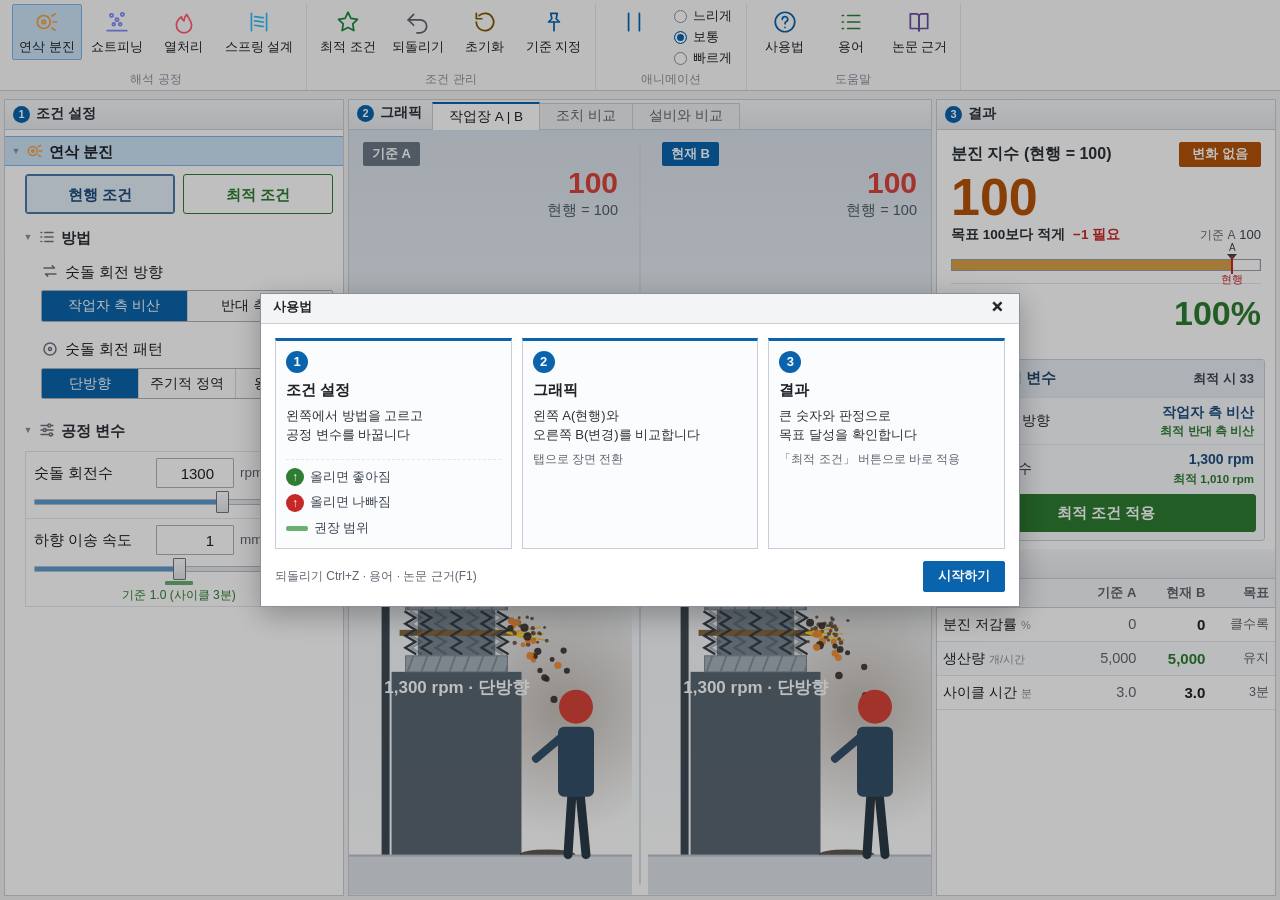
<file: SpringLab.html>
<!doctype html>
<html lang="ko">
<head>
<meta charset="utf-8">
<meta name="viewport" content="width=device-width,initial-scale=1">
<meta name="color-scheme" content="light">
<title>Spring Lab</title>
<style>
/* Spring Lab — 엔지니어링 해석 소프트웨어 스타일 (리본 · 모델 트리 · 속성 표 · 그래픽 창 · 결과 표 · 상태 표시줄) */
:root{--win:#f0f0f0;--panel:#fff;--line:#c9ced6;--line2:#e3e6ea;--head:#e9ecf0;--ink:#1f2328;--muted:#5f6670;--faint:#8a919b;--sel:#cce4f7;--selb:#7eb4ea;--hov:#e5f1fb;--blue:#0a64ad;--good:#2e7d32;--bad:#c62828;--warn:#a85f00;--acc:#0a64ad}
*{box-sizing:border-box}html,body{height:100%}
body{margin:0;background:var(--win);color:var(--ink);font:12.5px/1.4 "Segoe UI","Malgun Gothic",sans-serif;overflow:hidden}
button{font:inherit;color:inherit;cursor:pointer}
.app{display:grid;grid-template-columns:292px 1fr 318px;grid-template-rows:auto 1fr 24px;height:100vh;gap:4px;padding:0 4px}
/* ribbon */
.ribbon{grid-column:1/-1;display:flex;align-items:stretch;background:#fafbfc;border-bottom:1px solid var(--line);margin:0 -4px;padding:4px 6px 0;min-height:84px}
.rgroup{display:flex;flex-direction:column;padding:0 6px;border-right:1px solid var(--line2)}
.rbody{flex:1;display:flex;align-items:flex-start;gap:2px}
.rcap{text-align:center;font-size:11px;color:var(--faint);padding:2px 0 3px}
.rbtn,.topic{display:flex;flex-direction:column;align-items:center;gap:3px;min-width:58px;padding:4px 6px 3px;background:transparent;border:1px solid transparent;border-radius:2px;font-size:12px;color:var(--ink);white-space:nowrap}
.rbtn svg,.topic svg{width:26px;height:26px;stroke-width:1.6}
.rbtn:hover,.topic:hover{background:var(--hov);border-color:var(--sel)}
.rbtn:active{background:var(--sel)}
.topic.on{background:var(--sel);border-color:var(--selb)}
.topic svg{color:var(--tc)}
.ri{display:block;line-height:0}
.ri svg{color:var(--blue)}
.c-run svg{color:#1b8a3a}.c-reset svg{color:#7a5a00}.c-book svg{color:#6b4fa0}
[data-tool=play] svg{color:var(--blue)}
.speed{display:flex;flex-direction:column;gap:1px;padding:2px 4px 0 2px}
.speed button{display:flex;align-items:center;gap:6px;background:none;border:0;padding:1px 4px;font-size:12px;color:var(--ink);text-align:left}
.speed button::before{content:"";width:11px;height:11px;border:1px solid #8a919b;border-radius:50%;background:#fff;box-shadow:inset 0 0 0 2px #fff}
.speed button.on::before{background:var(--blue);border-color:var(--blue)}
.speed button:hover{background:var(--hov)}
.ribbon .sp{flex:1}
.brand{align-self:center;text-align:right;font-weight:600;font-size:15px;color:#3c4550;padding-right:8px;line-height:1.2}
.brand small{display:block;font-weight:400;font-size:11px;color:var(--faint)}
/* panels */
.panel{background:var(--panel);border:1px solid var(--line);display:flex;flex-direction:column;min-height:0;margin-top:4px}
.phead{flex:none;height:25px;display:flex;align-items:center;padding:0 8px;background:linear-gradient(#f6f7f9,#e7eaee);border-bottom:1px solid var(--line);font-weight:600;font-size:12px;color:#2b3138}
.phead+*{min-height:0}
.pbody{flex:1;overflow:auto}
/* model tree */
.pane{display:none;padding:4px 0 10px}.pane.on{display:block}
.tnode{display:flex;align-items:center;gap:5px;height:22px;padding:0 6px;font-size:12.5px;white-space:nowrap}
.tnode .tw{width:10px;color:var(--faint);font-size:9px;text-align:center}
.tnode svg{width:15px;height:15px;flex:none}
.tnode.root{font-weight:600;background:var(--sel);border-top:1px solid var(--selb);border-bottom:1px solid var(--selb)}
.tnode.root svg{color:var(--tc)}
.tnode.l1{padding-left:18px;margin-top:6px;color:#2b3138;font-weight:600}
.tnode.l1 svg{color:#6c7580}
.tnode small{margin-left:auto;font-weight:400;color:var(--faint);font-size:11px}
.cards{display:block}
.mcard.toggle{display:flex;align-items:center;gap:6px;width:100%;height:24px;padding:0 8px 0 34px;background:none;border:0;border-left:0;text-align:left;font-size:12.5px;position:relative}
.mcard.toggle::before{content:"";flex:none;width:13px;height:13px;border:1px solid #7a828c;background:#fff;border-radius:1px;order:-2}
.mcard.toggle.on::before{background:var(--blue) url("data:image/svg+xml,%3Csvg xmlns='http://www.w3.org/2000/svg' viewBox='0 0 12 12'%3E%3Cpath d='M2.5 6.2l2.3 2.3 4.7-5' fill='none' stroke='%23fff' stroke-width='1.8'/%3E%3C/svg%3E") center/11px no-repeat;border-color:var(--blue)}
.mcard.toggle svg{width:15px;height:15px;color:#6c7580;order:-1;flex:none}
.mcard.toggle.on svg{color:var(--blue)}
.mcard.toggle b{font-weight:400;overflow:hidden;text-overflow:ellipsis}
.mcard.toggle:hover{background:var(--hov)}
.mcard .eff{margin-left:auto;font-size:11.5px;color:var(--faint);font-variant-numeric:tabular-nums;min-width:40px;text-align:right}
.mcard .eff.good{color:var(--good)}.mcard .eff.bad{color:var(--bad)}
.mcard sup{font-size:10px;color:var(--blue);cursor:pointer;vertical-align:baseline;order:5;min-width:30px;text-align:right}
.mcard sup:hover{text-decoration:underline}
.mcard.choice{padding:4px 8px 6px 34px}
.mhead{display:flex;align-items:center;gap:6px;height:20px}
.mhead svg{width:15px;height:15px;color:#6c7580}
.mhead b{font-weight:400}
.mhead sup{margin-left:auto}
.mopts{display:flex;margin-top:3px;border:1px solid #adb3bb;border-radius:2px;overflow:hidden}
.mopts button{flex:1;background:#fdfdfd;border:0;border-left:1px solid #d3d7dc;padding:2px 2px;font-size:11.5px;color:var(--ink)}
.mopts button:first-child{border-left:0}
.mopts button:hover{background:var(--hov)}
.mopts button.on{background:var(--blue);color:#fff}
/* property grid (공정 변수) */
.sliders{margin:2px 8px 0 18px;border:1px solid var(--line2)}
.field .fx{grid-column:4;grid-row:1;text-align:center}
.fx{display:inline-block;width:14px;font-weight:700;font-size:13px;color:#a6adb6;cursor:help}
.fx.good{color:var(--good)}.fx.bad{color:var(--bad)}
#desc{flex:none;height:178px;overflow:auto;padding:8px 10px;font-size:12px;line-height:1.5;background:#fbfbfc}
#desc b{font-size:13px}#desc small{color:var(--faint);margin-left:4px}
#desc p{margin:3px 0 6px;color:#2b3138}
#desc .hint2{color:var(--muted);font-size:11.5px}
#desc .try{width:100%;border-collapse:collapse;font-size:11.5px;font-variant-numeric:tabular-nums}
#desc .try td{padding:2px 4px;border-top:1px solid var(--line2)}#desc .try tr.hd td{color:var(--faint);font-size:10.5px;border-top:0}#desc .try td:nth-child(2),#desc .try td:last-child{white-space:nowrap}
#desc .try td:nth-child(2){text-align:right}#desc .try td:last-child{text-align:right;width:56px}
#desc .try tr.cur td{background:var(--sel)}
#desc em{font-style:normal;font-weight:600;color:var(--faint)}#desc em.good{color:var(--good)}#desc em.bad{color:var(--bad)}
.h-goal{display:flex;flex-direction:column;gap:1px;margin:4px 0 2px;padding:4px 8px;background:#f3f6f9;border:1px solid var(--line2);font-size:12px}
.h-goal .g{font-weight:600;color:#2b3138}
.h-goal .gap{font-weight:600;white-space:nowrap}.h-goal .gap.good{color:var(--good)}.h-goal .gap.bad{color:var(--bad)}
.h-meter .zone{position:absolute;top:0;bottom:0;background:rgba(46,125,50,.16)}
.minis td.g{color:var(--muted);font-size:11px;text-align:right}
.minis td.b.ok{color:var(--good)}.minis td.b.ng{color:var(--bad)}
.field{display:grid;grid-template-columns:1fr 62px 38px 14px;align-items:center;column-gap:4px;padding:3px 6px 4px;border-bottom:1px solid var(--line2)}
.field:last-child{border-bottom:0}.field.hidden{display:none}
.field label{font-size:12px;color:var(--ink);white-space:nowrap;overflow:hidden;text-overflow:ellipsis}
.field-row{display:contents}
.field input[type=number]{width:100%;height:21px;border:1px solid #adb3bb;border-radius:1px;background:#fff;padding:0 4px;text-align:right;font:inherit;font-size:12px;font-variant-numeric:tabular-nums;color:var(--ink)}
.field input[type=number]:focus{outline:1px solid var(--blue);border-color:var(--blue)}
.field .unit{font-size:11.5px;color:var(--muted)}
.field input[type=range]{grid-column:1/-1;-webkit-appearance:none;appearance:none;width:100%;height:14px;margin:2px 0 0;background:transparent}
.field input[type=range]::-webkit-slider-runnable-track{height:4px;border:1px solid #b9bfc7;border-radius:1px;background:linear-gradient(to right,#5b9bd5 0 var(--p,50%),#e8eaed var(--p,50%) 100%)}
.field input[type=range]::-webkit-slider-thumb{-webkit-appearance:none;width:9px;height:15px;margin-top:-6px;border:1px solid #6e7680;border-radius:1px;background:linear-gradient(#fff,#e1e4e8);cursor:pointer}
.field input[type=range]:hover::-webkit-slider-thumb{border-color:var(--blue)}
.field .hint,.field select{display:none}
.chips{grid-column:1/-1;display:flex;border:1px solid #adb3bb}
.chips button{flex:1;background:#fdfdfd;border:0;border-left:1px solid #d3d7dc;padding:2px;font-size:11.5px}
.chips button:first-child{border-left:0}
.chips button .ci,.chips button small{display:none}
.chips button b{font-weight:400}
.chips button.on{background:var(--blue);color:#fff}
/* graphics window */
#center{margin-top:4px}
#stage{flex:1;display:flex;min-height:0}
.stagehost{display:none;flex-direction:column;flex:1;min-width:0;min-height:0}.stagehost.on{display:flex}
.stabs{flex:none;display:flex;align-items:flex-end;height:25px;padding:0 4px;background:linear-gradient(#f6f7f9,#e7eaee);border-bottom:1px solid var(--line)}
.stabs .gt{font-weight:600;font-size:12px;color:#2b3138;padding:0 10px 5px 4px}
.stabs button{height:21px;margin-right:-1px;padding:0 14px;background:#eceef1;border:1px solid var(--line);border-bottom:0;border-radius:0;font-size:12px;color:var(--muted)}
.stabs button:hover{background:#f6f8fa;color:var(--ink)}
.stabs button.on{height:23px;background:#fff;color:var(--ink);position:relative;top:1px;border-top:2px solid var(--blue)}
.stg{display:none;flex:1;min-height:0;background:linear-gradient(180deg,#d9e1ea 0%,#f3f6f9 55%,#ffffff 100%);position:relative}.stg.on{display:block}
.stg canvas{width:100%;height:100%;display:block}
/* results: main value */
#hero{flex:none}
.hero3{display:none;padding:10px 12px 14px}
.hero3.on{display:block}
.h-label{font-size:12px;color:var(--muted)}
.h-row{display:grid;grid-template-columns:auto 1fr;grid-template-areas:"b b" "a a" "d s";align-items:center;gap:4px 8px;margin:2px 0 14px}
.h-b{grid-area:b;display:flex;align-items:baseline;gap:6px}
.h-b .v{font-size:38px;font-weight:600;line-height:1.1;font-variant-numeric:tabular-nums;color:var(--ink)}
.h-b .u{font-size:14px;color:var(--muted)}
.h-a{grid-area:a;display:flex;flex-direction:row-reverse;justify-content:flex-end;gap:6px;align-items:baseline;color:var(--muted)}
.h-a .v{font-size:13px;font-variant-numeric:tabular-nums;color:#3c4550}
.h-a small{font-size:12px}
.h-a small::after{content:":"}
.h-arrow{display:none}
.h-delta{grid-area:d;font-size:13px;font-weight:600;color:var(--muted);font-variant-numeric:tabular-nums}
.h-delta.good{color:var(--good)}.h-delta.bad{color:var(--bad)}
.h-state{grid-area:s;justify-self:end;font-size:12px;font-weight:600;padding:2px 10px;border:1px solid var(--line);border-radius:2px;color:var(--muted);background:#f6f7f9}
.h-state.good{color:var(--good);border-color:#9ccc9f;background:#eef7ee}.h-state.bad{color:var(--bad);border-color:#e8a3a3;background:#fcefef}.h-state.warn{color:var(--warn);border-color:#e5c48d;background:#fdf5e7}
.hero3[data-state=good] .h-b .v{color:var(--good)}.hero3[data-state=bad] .h-b .v{color:var(--bad)}.hero3[data-state=warn] .h-b .v{color:var(--warn)}
.h-meter{position:relative;height:12px;border:1px solid #9aa1aa;background:repeating-linear-gradient(90deg,#fff 0 9.6%,#e4e7eb 9.6% 10%)}
.h-meter .fill{position:absolute;left:0;top:0;bottom:0;background:#8a96a3;transition:width .4s ease-out}
.hero3[data-state=good] .fill{background:#66a96a}.hero3[data-state=bad] .fill{background:#d16a6a}.hero3[data-state=warn] .fill{background:#d9a24a}
.h-meter .mark-a{position:absolute;top:-6px;width:0;height:0;margin-left:-5px;border:5px solid transparent;border-top:6px solid #3c4550;transition:left .4s}
.h-meter .mark-a::after{content:"A";position:absolute;top:-19px;left:-3px;font-size:10px;color:#3c4550}
.h-meter .limit{position:absolute;top:-4px;bottom:-4px;width:0;border-left:2px solid var(--bad)}
.h-meter .limit span{position:absolute;top:14px;left:-1px;transform:translateX(-50%);margin-top:2px;font-size:10.5px;color:var(--bad);white-space:nowrap}
/* results: table */
#minis{flex:1;overflow:auto}
.minis{display:none;width:100%;border-collapse:collapse;font-variant-numeric:tabular-nums}.minis.on{display:table}
.minis th{position:sticky;top:0;background:#f3f4f6;font-weight:600;font-size:11.5px;color:var(--muted);text-align:right;padding:3px 8px;border-bottom:1px solid var(--line)}
.minis th:first-child,.minis td:first-child{text-align:left}
.minis td{padding:5px 8px;border-bottom:1px solid var(--line2);text-align:right;font-size:12px;white-space:nowrap}
.minis tr:nth-child(even) td{background:#fafbfc}
.minis td.n small{display:block;color:var(--faint);font-size:10.5px}
.minis td.a{color:var(--muted)}
.minis td.b{font-weight:600}
.minis td.d{color:var(--faint);font-size:11.5px}
.minis td.d.good{color:var(--good)}.minis td.d.bad{color:var(--bad)}
/* status bar */
.status{grid-column:1/-1;display:flex;align-items:center;gap:0;margin:0 -4px;background:#e9ecf0;border-top:1px solid var(--line);font-size:11.5px;color:#3c4550}
.status span{padding:0 10px;border-right:1px solid var(--line);white-space:nowrap;overflow:hidden;text-overflow:ellipsis}
.status .sp{flex:1;border:0}
.status #st-msg{max-width:60%}
/* refs dialog */
#refs{position:fixed;inset:0;background:rgba(0,0,0,.25);display:none;place-items:center;z-index:40}
#refs.on{display:grid}
.refbox{width:min(860px,92vw);max-height:84vh;display:flex;flex-direction:column;background:#fff;border:1px solid #8a919b;box-shadow:0 8px 28px rgba(0,0,0,.28)}
.dlg-title{display:flex;align-items:center;justify-content:space-between;height:30px;padding:0 0 0 12px;background:#f3f4f6;border-bottom:1px solid var(--line);font-weight:600}
.dlg-title button{width:44px;height:30px;border:0;background:none;font-size:13px}
.dlg-title button:hover{background:#e81123;color:#fff}
.dlg-body{overflow:auto;padding:10px 14px 14px}
.dlg-body p{margin:0 0 8px;color:var(--muted)}
#refs-list{list-style:none;margin:0;padding:0;border-top:1px solid var(--line2)}
#refs-list li{padding:6px 8px;font-size:12.5px;line-height:1.5;border-bottom:1px solid var(--line2)}
#refs-list li.hl{background:var(--sel)}
#refs-list .use{color:var(--muted);font-size:12px}
#refs-list a{color:var(--blue)}
.toast{position:fixed;right:330px;bottom:34px;background:#fff;color:var(--ink);border:1px solid #9aa1aa;border-left:3px solid var(--blue);padding:6px 14px;font-size:12px;box-shadow:0 3px 12px rgba(0,0,0,.18);opacity:0;pointer-events:none;transition:opacity .2s;z-index:50}
.toast.show{opacity:1}
.present .app{grid-template-columns:0 1fr 318px}.present #left{display:none}
@media(max-width:1250px){.app{grid-template-columns:262px 1fr 282px}.h-b .v{font-size:32px}.rbtn,.topic{min-width:50px}.brand{display:none}}

/* v12: 결과 카드 단순화 */
.hero3{padding:12px 14px 14px}
.h-top{display:flex;justify-content:space-between;align-items:center;gap:8px}
.h-label{font-size:15px;font-weight:700;color:#2b3138}
.h-top .h-state{font-size:13px;padding:2px 12px}
.h-b{margin:2px 0 0}
.h-b .v{font-size:46px;font-weight:600}
.h-sub{display:flex;justify-content:space-between;align-items:baseline;margin:0 0 14px;font-size:12.5px;color:var(--muted)}
.h-goal{display:inline;margin:0;padding:0;background:none;border:0;font-size:12.5px}
.h-goal .g{font-weight:700;color:#2b3138}.h-goal .gap{margin-left:8px}
.h-a small::after{content:none}.h-a{display:inline}
.h-delta{display:none}
.h2{display:flex;justify-content:space-between;align-items:baseline;margin-top:22px;padding-top:10px;border-top:1px solid var(--line2)}
.h2 .l{font-size:15px;font-weight:700;color:#2b3138}.h2 .v{font-size:30px;font-weight:600;font-variant-numeric:tabular-nums}
.h2.good .v{color:var(--good)}.h2.bad .v{color:var(--bad)}
#desc{height:150px}
#desc .goal{font-size:15px;font-weight:700;color:#2b3138;margin-bottom:6px}

/* v13: 긴 방법 이름 줄바꿈 */
.mcard.toggle{height:auto;min-height:24px;padding-top:3px;padding-bottom:3px}
.mcard.toggle b{white-space:normal;line-height:1.3}
.mopts button{white-space:normal;line-height:1.25;padding:3px 2px}

/* v14: 처음 쓰는 사람을 위한 안내 요소 */
.num{display:inline-grid;place-items:center;width:17px;height:17px;margin-right:6px;border-radius:50%;background:var(--blue);color:#fff;font-style:normal;font-weight:700;font-size:11px;line-height:1;vertical-align:middle}
.phead small{margin-left:8px;font-weight:400;font-size:11px;color:var(--faint)}
.stabs .gt{display:flex;align-items:center}
#advice{flex:none;padding:0 12px 12px}
.exp{padding:8px 10px;border:1px solid var(--line2);border-left:3px solid #8a96a3;background:#f7f8fa;font-size:12.5px;line-height:1.5;color:#2b3138}
.exp.good{border-left-color:var(--good);background:#f3f9f3}.exp.bad{border-left-color:var(--bad);background:#fdf4f4}.exp.warn{border-left-color:#c58a1a;background:#fdf8ee}
.sug{display:flex;align-items:center;gap:8px;margin-top:8px;padding:8px 10px;border:1px solid #b9d3ec;background:#f2f8fd}
.sug>div{flex:1;min-width:0}
.sug small{display:block;font-size:11px;color:var(--blue);font-weight:600}
.sug b{display:block;font-size:13px;line-height:1.35}
.sug span{display:block;font-size:11.5px;color:var(--muted);font-variant-numeric:tabular-nums}
.sug button,.okbtn{flex:none;background:var(--blue);color:#fff;border:1px solid var(--blue);border-radius:2px;padding:6px 14px;font-size:12.5px;font-weight:600}
.sug button:hover,.okbtn:hover{background:#085490}
.sug.done{display:block;color:var(--muted);font-size:12px;border-color:var(--line2);background:#f7f8fa}
.field.hasrec{padding-bottom:16px}
.recbar{grid-column:1/-1;position:relative;height:3px;margin:1px 5px 0}
.recbar i{position:absolute;top:0;height:3px;background:#6ab06e;border-radius:1px}
.recbar span{position:absolute;top:4px;transform:translateX(-50%);font-size:10px;color:var(--good);white-space:nowrap}
.field.chg{box-shadow:inset 3px 0 0 var(--blue)}
.field.chg label{font-weight:600}
.mcard.chg{box-shadow:inset 3px 0 0 var(--blue)}
#help{position:fixed;inset:0;background:rgba(0,0,0,.25);display:none;place-items:center;z-index:41}
#help.on{display:grid}
#help .refbox{width:min(680px,92vw)}
.tour{margin:4px 0 10px;padding-left:22px;font-size:13.5px;line-height:1.65}
.tour li{margin-bottom:8px}
.terms{width:100%;border-collapse:collapse;font-size:12.5px;line-height:1.5}
.terms th{width:34%;text-align:left;vertical-align:top;padding:6px 10px 6px 4px;font-weight:600;border-bottom:1px solid var(--line2)}
.terms td{padding:6px 4px;border-bottom:1px solid var(--line2);color:#2b3138}
.c-help svg{color:#0a64ad}.c-undo svg{color:#5f6670}.c-list svg{color:#2e7d32}

/* v15: 해석·표 — 글씨 키우고 여백 줄이기 */
#advice{padding:0 10px 8px}
.exp{padding:5px 9px;font-size:13.5px;line-height:1.4}
.sug{margin-top:6px;padding:5px 9px}
.sug b{font-size:13.5px}
.minis th{padding:3px 6px;font-size:12px}
.minis td{padding:3px 6px;font-size:13.5px}
.minis td.n{font-size:13px}
.minis td.n small{display:inline;margin-left:4px;font-size:11px}
.minis td.g{font-size:11.5px;padding-left:2px}
.minis td.b{font-size:14px}
.h2{margin-top:12px;padding-top:6px}

/* v16 */
.recbar span{white-space:nowrap}
.recbar.out span{color:#a85f00}
.fnote{grid-column:1/-1;font-size:11px;color:var(--muted);line-height:1.35;margin-top:2px}
.field.hasrec .fnote{margin-top:14px}
.stabs .focus{margin-left:auto;align-self:center;max-width:55%;background:#0a64ad;color:#fff;font-size:12.5px;padding:2px 12px;border-radius:10px;white-space:nowrap;overflow:hidden;text-overflow:ellipsis}
.stabs .focus b{margin-right:6px;color:#ffd666}
.h-meter .zone2{position:absolute;top:0;bottom:0;background:repeating-linear-gradient(45deg,rgba(168,95,0,.28) 0 6px,rgba(168,95,0,.12) 6px 12px)}
.h-meter .zone2 span{position:absolute;right:2px;top:13px;font-size:10px;color:#a85f00;white-space:nowrap}
.warnbox{margin-bottom:6px;padding:7px 10px;background:#b45309;color:#fff;font-weight:700;font-size:13px;border-radius:2px}
.h-top .h-state.good{background:#2e7d32;color:#fff;border-color:#2e7d32}
.h-top .h-state.bad{background:#c62828;color:#fff;border-color:#c62828}
.h-top .h-state.warn{background:#b45309;color:#fff;border-color:#b45309}
.exp.warn{border-left-color:#b45309;background:#fdf1e3}
.hero3[data-state=warn] .h-b .v{color:#b45309}
.tour3{display:grid;grid-template-columns:repeat(3,1fr);gap:10px;margin:4px 0 12px}
.tc{border:1px solid var(--line);border-top:3px solid var(--blue);padding:10px;display:flex;flex-direction:column;gap:6px;background:#fafcfe}
.tc b{font-size:15px}.tc span{font-size:13px;line-height:1.5;color:#2b3138}.tc em{font-style:normal;font-size:11.5px;color:var(--muted)}
.tc .num{width:22px;height:22px;font-size:13px}
.tour-foot{display:flex;justify-content:space-between;align-items:center;font-size:12px;color:var(--muted)}
#help .refbox{width:min(760px,94vw)}
#help-body h4{margin:14px 0 4px;font-size:14px;color:var(--blue)}
.terms td.k{width:62px;font-size:11px;color:var(--muted);vertical-align:top;padding-top:7px}
.terms td.k.pv{color:var(--blue);font-weight:600}.terms td.k.me{color:#2e7d32;font-weight:600}
.terms th{width:28%}

/* v17: "보는 곳" 안내와 오른쪽 위 프로그램 이름 제거 */
.stabs .focus{display:none !important}
.brand{display:none !important}

/* v18: 조건 설정 영역 크게 — 아래 여백 줄이기 */
.app{grid-template-columns:340px 1fr 340px}
.present .app{grid-template-columns:0 1fr 340px}
.phead{height:30px;font-size:13.5px}
.phead small{font-size:12px}
.pane{padding:6px 0 12px}
.tnode{height:30px;font-size:15px}
.tnode svg{width:18px;height:18px}
.tnode.l1{margin-top:12px;font-size:15px}
.tnode small{font-size:12px}
.mcard.toggle{min-height:36px;font-size:15px;padding-left:36px}
.mcard.toggle::before{width:17px;height:17px}
.mcard.toggle.on::before{background-size:14px}
.mcard.toggle svg{width:18px;height:18px}
.mcard .eff{font-size:14px;min-width:50px}
.mcard sup{font-size:11.5px}
.mcard.choice{padding:8px 10px 10px 36px}
.mhead{height:26px;font-size:15px}
.mhead svg{width:18px;height:18px}
.mopts{margin-top:6px}
.mopts button{padding:8px 4px;font-size:14px}
.sliders{margin:6px 10px 0 20px}
.field{grid-template-columns:1fr 78px 52px 18px;padding:10px 8px 12px;column-gap:6px}
.field label{font-size:15px}
.field input[type=number]{height:30px;font-size:15px}
.field .unit{font-size:13.5px}
.fx{font-size:16px;width:18px}
.field input[type=range]{height:22px;margin-top:8px}
.field input[type=range]::-webkit-slider-runnable-track{height:6px}
.field input[type=range]::-webkit-slider-thumb{width:13px;height:22px;margin-top:-9px}
.field.hasrec{padding-bottom:24px}
.recbar{height:4px;margin:2px 6px 0}
.recbar i{height:4px}
.recbar span{top:6px;font-size:12px}
.fnote{font-size:12.5px;margin-top:4px}
.field.hasrec .fnote{margin-top:18px}
#desc{height:170px;font-size:13.5px;padding:10px 12px}
#desc b{font-size:15px}
#desc .goal{font-size:16px}
#desc .hint2{font-size:12.5px}
#desc .try{font-size:13px}
.stabs{height:30px}
.stabs .gt{font-size:13.5px;padding-bottom:6px}
.stabs button{height:26px;font-size:13.5px;padding:0 16px}
.stabs button.on{height:28px}
.h-label{font-size:16px}
.h-b .v{font-size:52px}
.h-sub{font-size:13.5px}
.h-goal{font-size:13.5px}
.h2 .l{font-size:16px}.h2 .v{font-size:34px}
.exp{font-size:14.5px;padding:7px 10px}
.sug b{font-size:14.5px}.sug span{font-size:12.5px}
.minis th{font-size:13px;padding:5px 8px}
.minis td{font-size:14.5px;padding:6px 8px}
.minis td.n{font-size:14px}
.minis td.b{font-size:15px}
.minis td.g{font-size:12.5px}
.rbtn,.topic{font-size:13px;min-width:64px}
.rcap{font-size:12px}
.speed button{font-size:13px}
.status{font-size:12.5px}
@media(max-width:1250px){.app{grid-template-columns:290px 1fr 300px}}

/* v19: 현행 / 최적 조건 바로 가기 */
.preset{display:flex;gap:8px;margin:10px 10px 2px 20px}
.preset button{flex:1;height:40px;font-size:15px;font-weight:700;border:1.5px solid #adb3bb;border-radius:3px;background:#fff;color:#3c4550}
.preset button:hover{background:var(--hov)}
.preset button.on{background:#5f6670;border-color:#5f6670;color:#fff}
.preset button[data-tool=best]{border-color:#2e7d32;color:#2e7d32}
.preset button[data-tool=best].on{background:#2e7d32;color:#fff}

/* v20: 줄바꿈(단어 단위) · 최적 공정 변수 카드 */
body{word-break:keep-all;overflow-wrap:break-word}
.exp{line-height:1.55}
.exp .seg{display:inline-block;max-width:100%}
.exp i{font-style:normal;color:#9aa5b0;margin:0 7px}
#right{overflow-y:auto}
.best{margin-top:8px;border:1px solid #a9cfab;background:#f6fbf6;border-radius:3px;overflow:hidden}
.best h4{margin:0;padding:8px 10px;display:flex;flex-wrap:wrap;justify-content:space-between;align-items:baseline;gap:2px 10px;font-size:14.5px;font-weight:700;color:#1b5e20;background:#e1f0e2}
.best h4 span{font-size:13px;font-weight:700;color:#2b3138;font-variant-numeric:tabular-nums}
.best table{width:100%;border-collapse:collapse}
.best td{padding:5px 10px;font-size:14px;border-top:1px solid #dbe9dc;color:#2b3138}
.best td:last-child{text-align:right;font-weight:700;white-space:nowrap;font-variant-numeric:tabular-nums}
.best p{margin:0;padding:6px 10px;font-size:12px;color:#5f6670;border-top:1px solid #dbe9dc}
.best button{display:block;width:calc(100% - 16px);margin:2px 8px 8px;height:38px;font-size:15px;font-weight:700;background:#2e7d32;color:#fff;border:1px solid #2e7d32;border-radius:3px}
.best button:hover{background:#256428}
.best.at h4 span{color:#2e7d32}

/* v20b: 오른쪽 패널은 통째로 스크롤(표 안 스크롤 제거) · 긴 변수 이름은 두 줄 */
#right{overflow-x:hidden}
#minis{flex:none;overflow:visible}
.field label{white-space:normal;line-height:1.25;overflow:visible}

/* v20c: 세부 지표 표가 패널 폭을 넘지 않게 */
.exp i{margin:0 2px 0 8px}
.exp .seg{margin-right:6px}
.minis{table-layout:auto}
.minis th{white-space:nowrap;padding:5px 6px}
.minis td{padding:6px 6px}
.minis td.n{white-space:normal;line-height:1.25}
.minis td.n small{white-space:nowrap}

/* v22: 문헌 번호 태그 · 회색 안내 문구 숨김 (근거는 리본의 '논문 근거'에서 확인) */
.mcard sup{display:none !important}
.phead small,.tnode.l1 small{display:none !important}

/* v23: 현행 조건 선택 상태 = 연한 파랑 채움 (검정 채움 대신) */
.preset button[data-tool=cur]{border-color:#9fb4ca;color:#3d5a7a}
.preset button[data-tool=cur].on{background:#e3edf8;border-color:#4a78a8;color:#1f4f80;box-shadow:inset 0 0 0 1px #4a78a8}
.preset button[data-tool=cur]:hover:not(.on){background:#f1f6fb}

/* v24: 설명 패널 정리 · 최적 카드 기준 문구 숨김 */
.best p{display:none !important}
#desc{height:206px;padding:12px 14px;font-size:14px;line-height:1.5;background:#fff;border-top:1px solid var(--line)}
#desc .dgoal{display:flex;align-items:flex-start;gap:8px;margin-bottom:12px}
#desc .dgoal .tg{flex:none;margin-top:1px;padding:2px 8px;border-radius:3px;background:#2e7d32;color:#fff;font-size:12.5px;font-weight:700}
#desc .dgoal b{font-size:16.5px;line-height:1.4;color:#1f2328}
#desc .dkey{display:flex;flex-wrap:wrap;gap:6px;padding:9px 10px;background:#f5f7f9;border:1px solid var(--line2);border-radius:4px}
#desc .dk-t{width:100%;font-size:12.5px;font-weight:700;color:#5f6670;margin-bottom:1px}
#desc .k{display:inline-flex;align-items:center;gap:4px;padding:3px 9px;border-radius:12px;background:#fff;border:1px solid #d6dce2;font-size:13.5px;color:#3c4550}
#desc .k i{font-style:normal;font-weight:800;color:#8a919b}
#desc .k.good i{color:var(--good)}#desc .k.bad i{color:var(--bad)}
#desc .dtip{margin-top:10px;font-size:13px;color:#6b7785}
#desc .dh{display:flex;align-items:baseline;flex-wrap:wrap;gap:4px 10px;margin-bottom:4px}
#desc .dh b{font-size:17px;color:#1f2328}
#desc .dh .rng{font-size:12.5px;color:#5f6670;background:#f1f3f5;border-radius:10px;padding:1px 8px}
#desc .dd{margin:0 0 10px;font-size:14px;line-height:1.55;color:#2b3138}
#desc .try{font-size:14px}
#desc .try td{padding:6px 6px;border-top:1px solid var(--line2)}
#desc .try tr.hd td{font-size:12px;font-weight:700;color:#6b7785;border-top:0;padding-bottom:3px}
#desc .try td:nth-child(2){font-weight:700;color:#1f2328}
#desc .try td:last-child{width:78px;text-align:right}
#desc .try tr.cur td{background:#eaf2fb}
#desc em{display:inline-block;min-width:58px;text-align:center;padding:2px 8px;border-radius:10px;font-size:12.5px;font-weight:700;background:#eef0f2;color:#6b7785}
#desc em.good{background:#e3f1e4;color:#1b5e20}#desc em.bad{background:#fbe4e4;color:#b3261e}

/* v24b: 설명 패널 높이·간격 조정, 하단 상태 표시줄 제거 */
#desc{height:236px;padding:10px 14px}
#desc .dgoal{margin-bottom:10px}
#desc .dkey{padding:0;background:none;border:0;gap:6px}
#desc .dtip{margin-top:12px;padding-top:10px;border-top:1px dashed var(--line2)}
#desc .dd{margin-bottom:6px}
#desc .try td{padding:4px 6px}
.status{display:none !important}
.app{grid-template-rows:auto 1fr;padding-bottom:4px}

/* v25: 현재 공정 변수(중립) ↔ 최적 공정 변수(초록) */
.best.cur{border-color:#c4d2e1;background:#f8fafc}
.best.cur h4{background:#e8eef5;color:#24476b}
.best.cur h4 span{color:#3c4550;font-weight:600}
.best.cur td{border-top-color:#e3e9f0}
.best.cur tr.diff td:last-child{color:#1f4f80}
.best td small{display:block;font-size:11.5px;font-weight:600;color:#2e7d32;margin-top:1px}
.best.at{border-color:#7fbf83}
.best.at h4{background:#2e7d32;color:#fff}
.best.at h4 span{color:#fff}

/* v26: 효과 화살표를 색 배지로 (변수 옆 · 설명 범례 공통) */
.field{grid-template-columns:1fr 78px 52px 26px}
.fx{display:inline-flex;align-items:center;justify-content:center;width:22px;height:22px;border-radius:50%;font-size:14px;font-weight:800;line-height:1;background:#e6e9ed;color:#8a919b;vertical-align:middle}
.fx.good{background:var(--good);color:#fff}.fx.bad{background:var(--bad);color:#fff}
.field .fx{justify-self:center}
#desc .k i{display:inline-flex;align-items:center;justify-content:center;width:18px;height:18px;border-radius:50%;font-size:12px;background:#e6e9ed;color:#8a919b}
#desc .k.good i{background:var(--good);color:#fff}#desc .k.bad i{background:var(--bad);color:#fff}

/* v28: 즉시 툴팁 */
.tip{position:fixed;z-index:9999;max-width:280px;padding:5px 9px;border-radius:4px;background:#1f2328;color:#fff;font-size:12.5px;line-height:1.4;pointer-events:none;opacity:0;transition:opacity .06s}
.tip.on{opacity:1}

/* v29: 스크롤 없는 화면 — 칸 간격 압축, 넘치면 패널 내용 전체를 비율 축소(자동 맞춤), 설명은 항목 옆 팝업 */
#tree,#right,.pbody{overflow:hidden !important;scrollbar-width:none}
#right>*{flex-shrink:0}
.tnode.l1{margin-top:8px}
.preset{margin:8px 10px 2px 20px}
.mcard.choice{padding:6px 10px 8px 36px}
.mopts button{padding:6px 4px}
.field{padding:6px 8px 6px}
.field input[type=range]{margin-top:4px;height:20px}
.field.hasrec{padding-bottom:21px}
.fnote{display:none !important}
#desc{position:fixed;z-index:60;display:none;width:400px;height:auto !important;max-height:calc(100vh - 16px);overflow:hidden !important;padding:14px 16px;background:#fff;border:1px solid #c4ccd5;border-radius:6px;box-shadow:0 10px 30px rgba(20,30,40,.22);pointer-events:none}
#desc.on{display:block}
#desc .dnote{margin:0 0 8px;font-size:13px;color:#5f6670}

/* v32: 사용법 카드 범례 */
.tc .tlg{display:flex;flex-direction:column;gap:7px;margin-top:8px;padding-top:8px;border-top:1px dashed var(--line2)}
.tc .tlg span{display:inline-flex;align-items:center;gap:6px;font-size:12.5px;color:#3c4550;white-space:nowrap}
.tc .tlg .fx{width:18px;height:18px;font-size:12px;font-style:normal}
.tc .tlg .rb{display:inline-block;width:22px;height:5px;border-radius:2px;background:#6ab06e}

/* v34: 항목 설명 팝업 제거 */
#desc,#desc.on{display:none !important}

</style>
</head>
<body>
<div class="app">
 <header class="ribbon">
  <div class="rgroup"><div class="rbody" id="topics"></div><div class="rcap">해석 공정</div></div>
  <div class="rgroup"><div class="rbody">
   <button class="rbtn" data-tool="best" title="논문 기준으로 가장 좋은 조건을 한 번에 적용합니다"><span class="ri c-run"></span>최적 조건</button>
   <button class="rbtn" data-tool="undo" title="방금 바꾼 것을 취소합니다 (Ctrl+Z)"><span class="ri c-undo"></span>되돌리기</button>
   <button class="rbtn" data-tool="reset" title="이 주제를 처음 상태(현행 조건)로 되돌립니다"><span class="ri c-reset"></span>초기화</button>
   <button class="rbtn" data-tool="setA" title="지금 조건을 비교 기준(A)으로 지정합니다"><span class="ri c-pin"></span>기준 지정</button>
  </div><div class="rcap">조건 관리</div></div>
  <div class="rgroup"><div class="rbody">
   <button class="rbtn" data-tool="play" title="애니메이션 일시정지 / 재생"></button>
   <div class="speed"><button data-speed="0.3">느리게</button><button data-speed="0.6" class="on">보통</button><button data-speed="1.2">빠르게</button></div>
  </div><div class="rcap">애니메이션</div></div>
  <div class="rgroup"><div class="rbody">
   <button class="rbtn" data-tool="tour" title="화면 사용 방법을 다시 봅니다"><span class="ri c-help"></span>사용법</button>
   <button class="rbtn" data-tool="terms" title="이 주제에 나오는 용어의 뜻을 봅니다"><span class="ri c-list"></span>용어</button>
   <button class="rbtn" data-tool="refs" id="refs-btn" title="수치의 출처 문헌을 봅니다 (F1)"><span class="ri c-book"></span>논문 근거</button>
  </div><div class="rcap">도움말</div></div>
  <span class="sp"></span>
  <div class="brand">Spring Lab<small>스프링 공정 시뮬레이터</small></div>
  <input type="file" id="file" accept="application/json" hidden>
 </header>
 <aside id="left" class="panel"><div class="phead"><i class="num">1</i>조건 설정<small>여기서 바꿉니다</small></div><div class="pbody" id="tree"></div></aside><div id="desc"></div>
 <main id="center" class="panel"><div id="stage"></div></main>
 <aside id="right" class="panel">
  <div class="phead"><i class="num">3</i>결과<small>목표를 달성했는지 봅니다</small></div><div id="hero"></div><div id="advice"></div>
  <div class="phead">세부 지표</div><div id="minis"></div>
 </aside>
 <footer class="status"><span id="st-model"></span><span id="st-msg">준비됨</span><span class="sp"></span><span id="st-time"></span><span>단위: mm · MPa · °C</span></footer>
</div>
<div id="refs"><div class="refbox"><div class="dlg-title"><span>논문 근거</span><button data-tool="closeRefs" title="닫기">✕</button></div><div class="dlg-body"><p>방법 옆 [번호]가 이 목록의 문헌 번호입니다.</p><ul id="refs-list"></ul></div></div></div>
<div id="help"><div class="refbox"><div class="dlg-title"><span id="help-title"></span><button data-tool="closeHelp" title="닫기">✕</button></div><div class="dlg-body" id="help-body"></div></div></div>
<div class="toast" id="toast" role="status"></div>
<script>
/* SpringLab core: utilities, field builder, chart helpers, tab/app shell */
'use strict';
const $ = (s, r = document) => r.querySelector(s);
const $$ = (s, r = document) => [...r.querySelectorAll(s)];
const clamp = (v, a, b) => Math.max(a, Math.min(b, v));
const lerp = (a, b, t) => a + (b - a) * t;
const TAU = Math.PI * 2;

/* 기준 스프링: 세 탭이 공유하는 기본 치수 (4번째 탭에 선정 이유) */
const REF = {
  material: 'SWOSC-V', materialFull: 'SWOSC-V 스프링용 오일템퍼선 (Si-Cr강, KS D 3579)',
  d: 4.0, D: 25, pitch: 8, Na: 6, Nt: 8, L0: 60, ends: '양단 밀착 연삭',
  G: 78500, get k() { return this.G * this.d ** 4 / (8 * this.D ** 3 * this.Na); }, get C() { return this.D / this.d; }
};

function fmt(v, d = 1) {
  if (!isFinite(v)) return '—';
  return v.toLocaleString('ko-KR', { minimumFractionDigits: d, maximumFractionDigits: d });
}
function fmtCycles(n) {
  if (!isFinite(n)) return '—';
  if (n >= 1e9) return fmt(n / 1e9, 2) + ' G';
  if (n >= 1e6) return fmt(n / 1e6, 2) + ' M';
  if (n >= 1e3) return fmt(n / 1e3, 0) + ' k';
  return fmt(n, 0);
}
function pct(v, d = 0) { return (v >= 0 ? '+' : '') + fmt(v, d) + '%'; }

/* deterministic RNG (mulberry32) so Monte Carlo results are reproducible */
function rng(seed) {
  let a = seed >>> 0;
  return function () {
    a |= 0; a = a + 0x6D2B79F5 | 0;
    let t = Math.imul(a ^ a >>> 15, 1 | a);
    t = t + Math.imul(t ^ t >>> 7, 61 | t) ^ t;
    return ((t ^ t >>> 14) >>> 0) / 4294967296;
  };
}
function gauss(r) {
  let u = 0, v = 0;
  while (u === 0) u = r();
  while (v === 0) v = r();
  return Math.sqrt(-2 * Math.log(u)) * Math.cos(TAU * v);
}

/* ---------- icons (stroke SVG) ---------- */
const ICONS = {
  grind: '<circle cx="9" cy="12" r="6"/><circle cx="9" cy="12" r="1.6"/><path d="M16.5 6.5l3-2M17.5 12h3.5M16.5 17.5l3 2"/>',
  peen: '<path d="M3 20h18"/><path d="M5 16h14"/><circle cx="7" cy="5" r="1.4"/><circle cx="12" cy="9" r="1.4"/><circle cx="17" cy="4" r="1.4"/><circle cx="9" cy="12" r="1.2"/><circle cx="15" cy="12" r="1.2"/>',
  flame: '<path d="M12 22c4 0 7-3 7-7 0-4-3-6.5-4.5-10-1.7 1.9-2.6 3.9-2.5 6-1.1-.8-2-2-2.3-3.8C7.1 9 5 11.6 5 15c0 4 3 7 7 7z"/>',
  book: '<path d="M4 4.5h5.5A2.5 2.5 0 0 1 12 7v13a2 2 0 0 0-2-2H4z"/><path d="M20 4.5h-5.5A2.5 2.5 0 0 0 12 7v13a2 2 0 0 1 2-2h6z"/>',
  eye: '<path d="M2 12s3.5-7 10-7 10 7 10 7-3.5 7-10 7S2 12 2 12z"/><circle cx="12" cy="12" r="3"/>',
  chart: '<path d="M3 3v18h18"/><path d="M8 16v-5M13 16V8M18 16v-9"/>',
  trophy: '<path d="M8 21h8M12 17v4M7 4h10v5a5 5 0 0 1-10 0z"/><path d="M17 5h3v2a3 3 0 0 1-3 3M7 5H4v2a3 3 0 0 0 3 3"/>',
  sigma: '<path d="M18 4H6l6 8-6 8h12"/>'
};
const icon = n => `<svg viewBox="0 0 24 24" fill="none" stroke="currentColor" stroke-width="1.9" stroke-linecap="round" stroke-linejoin="round" aria-hidden="true">${ICONS[n] || ''}</svg>`;
const VIEW_ICONS = { see: 'eye', num: 'chart', rank: 'trophy', model: 'sigma' };

/* ---------- field builder ---------- */
function makeField(parent, o) {
  const wrap = document.createElement('div');
  wrap.className = 'field';
  wrap.dataset.key = o.key;
  if (o.type === 'chips') {
    wrap.innerHTML = `<label>${o.label}</label><div class="chips" role="radiogroup">${o.options.map(op => `<button type="button" role="radio" data-v="${op.value}"><span class="ci">${op.icon || ''}</span><b>${op.label}</b>${op.sub ? `<small>${op.sub}</small>` : ''}</button>`).join('')}</div>${o.hint ? `<p class="hint">${o.hint}</p>` : ''}`;
    const btns = $$('.chips button', wrap);
    const mark = v => btns.forEach(b => { const on = b.dataset.v === String(v); b.classList.toggle('on', on); b.setAttribute('aria-checked', on); });
    mark(o.value);
    btns.forEach(b => b.addEventListener('click', () => { mark(b.dataset.v); o.onChange(b.dataset.v); }));
    wrap.setValue = mark;
    parent.appendChild(wrap);
    return wrap;
  }
  if (o.type === 'select') {
    wrap.innerHTML = `<label for="${o.id}">${o.label}</label><div class="field-row"><select id="${o.id}">${o.options.map(op => `<option value="${op.value}">${op.label}</option>`).join('')}</select></div>${o.hint ? `<p class="hint">${o.hint}</p>` : ''}`;
    const sel = $('select', wrap);
    sel.value = o.value;
    sel.addEventListener('change', () => o.onChange(sel.value));
    wrap.setValue = v => { sel.value = v; };
    parent.appendChild(wrap);
    return wrap;
  }
  wrap.innerHTML = `<label for="${o.id}">${o.label}</label><div class="field-row"><input type="number" id="${o.id}" min="${o.min}" max="${o.max}" step="${o.step}" value="${o.value}"><span class="unit">${o.unit || ''}</span></div><input type="range" aria-label="${o.label}" min="${o.min}" max="${o.max}" step="${o.step}" value="${o.value}">${o.hint ? `<p class="hint">${o.hint}</p>` : ''}`;
  const num = $('input[type=number]', wrap), rng_ = $('input[type=range]', wrap);
  const fill = v => rng_.style.setProperty('--p', ((v - o.min) / (o.max - o.min) * 100) + '%');
  fill(o.value);
  const emit = v => { v = clamp(parseFloat(v), o.min, o.max); if (!isFinite(v)) return; num.value = v; rng_.value = v; fill(v); o.onChange(v); };
  num.addEventListener('change', () => emit(num.value));
  num.addEventListener('input', () => { const v = parseFloat(num.value); if (isFinite(v) && v >= o.min && v <= o.max) { rng_.value = v; fill(v); o.onChange(v); } });
  rng_.addEventListener('input', () => emit(rng_.value));
  wrap.setValue = v => { num.value = v; rng_.value = v; fill(v); };
  parent.appendChild(wrap);
  return wrap;
}
function group(parent, title, sub) {
  const g = document.createElement('div');
  g.className = 'input-group';
  g.innerHTML = `<div class="group-label">${title}</div>${sub ? `<p class="group-sub">${sub}</p>` : ''}`;
  parent.appendChild(g);
  return g;
}

/* ---------- canvas helpers ---------- */
function setupCanvas(c) {
  const dpr = window.devicePixelRatio || 1;
  const r = c.getBoundingClientRect();
  if (r.width < 4 || r.height < 4) return null;
  const W = Math.round(r.width * dpr), H = Math.round(r.height * dpr);
  if (c.width !== W || c.height !== H) { c.width = W; c.height = H; }
  const ctx = c.getContext('2d');
  ctx.setTransform(dpr, 0, 0, dpr, 0, 0);
  return { ctx, w: r.width, h: r.height };
}
function niceTicks(min, max, n = 5) {
  const span = max - min || 1;
  const raw = span / n;
  const mag = Math.pow(10, Math.floor(Math.log10(raw)));
  const norm = raw / mag;
  const step = (norm < 1.5 ? 1 : norm < 3 ? 2 : norm < 7 ? 5 : 10) * mag;
  const t0 = Math.ceil(min / step) * step, out = [];
  for (let v = t0; v <= max + 1e-9; v += step) out.push(+v.toFixed(10));
  return out;
}
const FONT = '"Segoe UI","Malgun Gothic",sans-serif';
function lineChart(canvas, cfg) {
  const s = setupCanvas(canvas); if (!s) return;
  const { ctx, w, h } = s;
  ctx.clearRect(0, 0, w, h);
  const pad = { l: 54, r: 16, t: 14, b: 36 };
  const all = cfg.series.filter(sr => sr.x.length);
  let xMin = cfg.xMin ?? Math.min(...all.map(sr => Math.min(...sr.x)));
  let xMax = cfg.xMax ?? Math.max(...all.map(sr => Math.max(...sr.x)));
  let yMin = cfg.yMin ?? Math.min(...all.map(sr => Math.min(...sr.y.filter(isFinite))));
  let yMax = cfg.yMax ?? Math.max(...all.map(sr => Math.max(...sr.y.filter(isFinite))));
  if (yMax === yMin) { yMax += 1; yMin -= 1; }
  if (cfg.yMin == null && cfg.yMax == null) { const m = (yMax - yMin) * 0.08; yMin -= m; yMax += m; }
  const X = x => pad.l + (x - xMin) / (xMax - xMin) * (w - pad.l - pad.r);
  const Y = y => h - pad.b - (y - yMin) / (yMax - yMin) * (h - pad.t - pad.b);
  (cfg.bands || []).forEach(b => { ctx.fillStyle = b.color; ctx.fillRect(X(b.x0), pad.t, X(b.x1) - X(b.x0), h - pad.t - pad.b); if (b.label) { ctx.fillStyle = b.labelColor || '#2e8b57'; ctx.font = '11px ' + FONT; ctx.textAlign = 'center'; ctx.textBaseline = 'top'; ctx.fillText(b.label, (X(b.x0) + X(b.x1)) / 2, pad.t + 3); } });
  ctx.font = '12px ' + FONT;
  ctx.fillStyle = '#687b84'; ctx.strokeStyle = '#e4ebed'; ctx.lineWidth = 1;
  niceTicks(yMin, yMax, 5).forEach(t => { const y = Y(t); ctx.beginPath(); ctx.moveTo(pad.l, y); ctx.lineTo(w - pad.r, y); ctx.stroke(); ctx.textAlign = 'right'; ctx.textBaseline = 'middle'; ctx.fillText(cfg.yFmt ? cfg.yFmt(t) : fmt(t, t % 1 ? 1 : 0), pad.l - 6, y); });
  niceTicks(xMin, xMax, 6).forEach(t => { const x = X(t); ctx.beginPath(); ctx.moveTo(x, pad.t); ctx.lineTo(x, h - pad.b); ctx.stroke(); ctx.textAlign = 'center'; ctx.textBaseline = 'top'; ctx.fillText(cfg.xFmt ? cfg.xFmt(t) : fmt(t, t % 1 ? 1 : 0), x, h - pad.b + 5); });
  ctx.strokeStyle = '#b9c6cb'; ctx.beginPath(); ctx.moveTo(pad.l, pad.t); ctx.lineTo(pad.l, h - pad.b); ctx.lineTo(w - pad.r, h - pad.b); ctx.stroke();
  if (cfg.xLabel) { ctx.fillStyle = '#687b84'; ctx.textAlign = 'right'; ctx.textBaseline = 'bottom'; ctx.fillText(cfg.xLabel, w - pad.r, h - 2); }
  if (cfg.yLabel) { ctx.save(); ctx.translate(12, pad.t); ctx.rotate(-Math.PI / 2); ctx.textAlign = 'right'; ctx.textBaseline = 'top'; ctx.fillText(cfg.yLabel, 0, 0); ctx.restore(); }
  (cfg.vlines || []).forEach(v => { ctx.save(); ctx.strokeStyle = v.color || '#9aa7ad'; ctx.setLineDash([4, 4]); ctx.beginPath(); ctx.moveTo(X(v.x), pad.t); ctx.lineTo(X(v.x), h - pad.b); ctx.stroke(); ctx.restore(); if (v.label) { ctx.fillStyle = v.color || '#687b84'; ctx.textAlign = 'left'; ctx.textBaseline = 'bottom'; ctx.fillText(v.label, X(v.x) + 4, h - pad.b - 4); } });
  ctx.save(); ctx.beginPath(); ctx.rect(pad.l, pad.t, w - pad.l - pad.r, h - pad.t - pad.b); ctx.clip();
  cfg.series.forEach(sr => {
    ctx.strokeStyle = sr.color; ctx.lineWidth = sr.width || 2.2; ctx.setLineDash(sr.dash || []);
    ctx.beginPath(); let pen = false;
    for (let i = 0; i < sr.x.length; i++) { if (!isFinite(sr.y[i])) { pen = false; continue; } const x = X(sr.x[i]), y = Y(sr.y[i]); if (!pen) { ctx.moveTo(x, y); pen = true; } else ctx.lineTo(x, y); }
    ctx.stroke(); ctx.setLineDash([]);
  });
  ctx.restore();
  (cfg.markers || []).forEach(m => {
    const x = X(m.x), y = Y(m.y);
    ctx.fillStyle = m.color; ctx.strokeStyle = '#fff'; ctx.lineWidth = 2;
    if (m.shape === 'star') { ctx.beginPath(); for (let i = 0; i < 10; i++) { const r = i % 2 ? 4.5 : 10, a = -Math.PI / 2 + i * Math.PI / 5; ctx.lineTo(x + r * Math.cos(a), y + r * Math.sin(a)); } ctx.closePath(); ctx.fill(); ctx.stroke(); }
    else { ctx.beginPath(); ctx.arc(x, y, 6.5, 0, TAU); ctx.fill(); ctx.stroke(); }
    if (m.label) { ctx.fillStyle = m.color; ctx.font = 'bold 12px ' + FONT; ctx.textAlign = m.align || 'left'; const below = y < pad.t + 24; ctx.textBaseline = below ? 'top' : 'bottom'; ctx.fillText(m.label, x + (m.align === 'right' ? -10 : 10), below ? y + 9 : y - 7); ctx.font = '12px ' + FONT; }
  });
  let lx = pad.l + 8, ly = pad.t + (cfg.bands && cfg.bands.some(b => b.label) ? 20 : 6);
  cfg.series.filter(sr => sr.label).forEach(sr => {
    ctx.strokeStyle = sr.color; ctx.lineWidth = 2.5; ctx.setLineDash(sr.dash || []); ctx.beginPath(); ctx.moveTo(lx, ly + 6); ctx.lineTo(lx + 16, ly + 6); ctx.stroke(); ctx.setLineDash([]);
    ctx.fillStyle = '#182c36'; ctx.textAlign = 'left'; ctx.textBaseline = 'middle'; ctx.fillText(sr.label, lx + 20, ly + 6);
    lx += 30 + ctx.measureText(sr.label).width;
    if (lx > w - 130) { lx = pad.l + 8; ly += 17; }
  });
}
function compareBars(canvas, items) {
  const s = setupCanvas(canvas); if (!s) return;
  const { ctx, w, h } = s; ctx.clearRect(0, 0, w, h);
  const pad = { l: 124, r: 76, t: 10, b: 26 };
  const rowH = (h - pad.t - pad.b) / items.length;
  const maxPct = Math.max(140, ...items.map(it => it.a > 0 ? it.b / it.a * 100 : 100)) * 1.05;
  const X = p => pad.l + p / maxPct * (w - pad.l - pad.r);
  ctx.font = '12px ' + FONT;
  ctx.strokeStyle = '#e4ebed';
  niceTicks(0, maxPct, 5).forEach(t => { ctx.beginPath(); ctx.moveTo(X(t), pad.t); ctx.lineTo(X(t), h - pad.b); ctx.stroke(); ctx.fillStyle = '#687b84'; ctx.textAlign = 'center'; ctx.textBaseline = 'top'; ctx.fillText(fmt(t, 0) + '%', X(t), h - pad.b + 4); });
  ctx.save(); ctx.strokeStyle = '#687b84'; ctx.setLineDash([4, 3]); ctx.beginPath(); ctx.moveTo(X(100), pad.t); ctx.lineTo(X(100), h - pad.b); ctx.stroke(); ctx.restore();
  items.forEach((it, i) => {
    const y = pad.t + i * rowH, bh = rowH * 0.52;
    const p = it.a > 0 ? it.b / it.a * 100 : 100;
    const better = it.lowerBetter ? p < 99.5 : p > 100.5;
    const worse = it.lowerBetter ? p > 100.5 : p < 99.5;
    const col = better ? '#2e8b57' : worse ? '#b74337' : '#9aa7ad';
    ctx.fillStyle = col;
    ctx.fillRect(X(0), y + (rowH - bh) / 2, X(Math.min(p, maxPct)) - X(0), bh);
    ctx.fillStyle = '#182c36'; ctx.textAlign = 'right'; ctx.textBaseline = 'middle'; ctx.fillText(it.label, pad.l - 8, y + rowH / 2);
    ctx.textAlign = 'left'; ctx.fillStyle = col; ctx.font = 'bold 12px ' + FONT; ctx.fillText(fmt(p, 0) + '%', X(Math.min(p, maxPct)) + 6, y + rowH / 2); ctx.font = '12px ' + FONT;
  });
}
function heatmap(canvas, cfg) {
  const s = setupCanvas(canvas); if (!s) return;
  const { ctx, w, h } = s; ctx.clearRect(0, 0, w, h);
  const pad = { l: 58, r: 74, t: 10, b: 36 };
  const nx = cfg.xs.length, ny = cfg.ys.length;
  const cw = (w - pad.l - pad.r) / nx, ch = (h - pad.t - pad.b) / ny;
  const zMin = cfg.zMin ?? 0, zMax = cfg.zMax ?? Math.max(...cfg.z.flat());
  const color = v => { const t = clamp((v - zMin) / (zMax - zMin || 1), 0, 1);
    const r = t < 0.5 ? lerp(46, 230, t * 2) : lerp(230, 183, (t - 0.5) * 2);
    const g = t < 0.5 ? lerp(139, 190, t * 2) : lerp(190, 67, (t - 0.5) * 2);
    const b = t < 0.5 ? lerp(87, 60, t * 2) : lerp(60, 55, (t - 0.5) * 2);
    return `rgb(${r | 0},${g | 0},${b | 0})`; };
  ctx.font = '12px ' + FONT;
  for (let iy = 0; iy < ny; iy++) for (let ix = 0; ix < nx; ix++) {
    const x = pad.l + ix * cw, y = pad.t + (ny - 1 - iy) * ch;
    ctx.fillStyle = color(cfg.z[iy][ix]); ctx.fillRect(x, y, cw - 1, ch - 1);
    ctx.fillStyle = cfg.z[iy][ix] > (zMax + zMin) / 2 ? '#fff' : '#182c36'; ctx.textAlign = 'center'; ctx.textBaseline = 'middle';
    if (cw > 30) ctx.fillText(cfg.zFmt ? cfg.zFmt(cfg.z[iy][ix]) : fmt(cfg.z[iy][ix], 1), x + cw / 2, y + ch / 2);
  }
  ctx.fillStyle = '#687b84';
  cfg.xs.forEach((xv, ix) => { ctx.textAlign = 'center'; ctx.textBaseline = 'top'; ctx.fillText(cfg.xFmt ? cfg.xFmt(xv) : xv, pad.l + ix * cw + cw / 2, h - pad.b + 5); });
  cfg.ys.forEach((yv, iy) => { ctx.textAlign = 'right'; ctx.textBaseline = 'middle'; ctx.fillText(cfg.yFmt ? cfg.yFmt(yv) : yv, pad.l - 6, pad.t + (ny - 1 - iy) * ch + ch / 2); });
  if (cfg.xLabel) { ctx.textAlign = 'right'; ctx.textBaseline = 'bottom'; ctx.fillText(cfg.xLabel, w - pad.r, h - 2); }
  if (cfg.yLabel) { ctx.save(); ctx.translate(12, pad.t); ctx.rotate(-Math.PI / 2); ctx.textAlign = 'right'; ctx.textBaseline = 'top'; ctx.fillText(cfg.yLabel, 0, 0); ctx.restore(); }
  if (cfg.best) { const x = pad.l + cfg.best.ix * cw, y = pad.t + (ny - 1 - cfg.best.iy) * ch; ctx.strokeStyle = '#087f82'; ctx.lineWidth = 3; ctx.strokeRect(x + 1, y + 1, cw - 3, ch - 3); }
  if (cfg.current) { const x = pad.l + cfg.current.ix * cw, y = pad.t + (ny - 1 - cfg.current.iy) * ch; ctx.strokeStyle = '#d17738'; ctx.lineWidth = 2; ctx.setLineDash([4, 3]); ctx.strokeRect(x + 2, y + 2, cw - 5, ch - 5); ctx.setLineDash([]); }
  const bx = w - pad.r + 16, bw = 12, bh = h - pad.t - pad.b;
  for (let i = 0; i < bh; i++) { ctx.fillStyle = color(zMax - (zMax - zMin) * i / bh); ctx.fillRect(bx, pad.t + i, bw, 1); }
  ctx.fillStyle = '#687b84'; ctx.textAlign = 'left'; ctx.textBaseline = 'top'; ctx.fillText(cfg.zFmt ? cfg.zFmt(zMax) : fmt(zMax, 0), bx + bw + 4, pad.t);
  ctx.textBaseline = 'bottom'; ctx.fillText(cfg.zFmt ? cfg.zFmt(zMin) : fmt(zMin, 0), bx + bw + 4, pad.t + bh);
  if (cfg.zLabel) { ctx.textBaseline = 'middle'; ctx.fillText(cfg.zLabel, bx + bw + 4, pad.t + bh / 2); }
}

/* ---------- result widgets ---------- */
function renderKpis(container, defs, A, B) {
  if (!container.dataset.built) {
    container.innerHTML = defs.map(d => `<div class="metric" data-key="${d.key}"><div class="metric-label">${d.label}</div><div class="metric-value"><span class="v">—</span><small>${d.unit}</small></div><div class="metric-delta">기준 A —</div></div>`).join('');
    container.dataset.built = '1';
  }
  defs.forEach(d => {
    const el = $(`.metric[data-key="${d.key}"]`, container);
    const b = B[d.key], a = A[d.key];
    const vEl = $('.v', el), f = v => d.fmt ? d.fmt(v) : fmt(v, d.digits ?? 1);
    const prev = parseFloat(el.dataset.prev);
    if (isFinite(prev) && typeof b === 'number' && prev !== b) { animateNumber(vEl, prev, b, f); flash(el); } else vEl.textContent = f(b);
    el.dataset.prev = b;
    const de = $('.metric-delta', el);
    const diff = a !== 0 ? (b - a) / Math.abs(a) * 100 : 0;
    const same = Math.abs(diff) < 0.5;
    de.textContent = `기준 A ${d.fmt ? d.fmt(a) : fmt(a, d.digits ?? 1)}${d.unit ? ' ' + d.unit : ''} · ${same ? '동일' : pct(diff, Math.abs(diff) < 10 ? 1 : 0)}`;
    de.className = 'metric-delta' + (same || d.neutral ? '' : ((diff < 0) === !!d.lowerBetter ? ' good' : ' bad'));
  });
}
function comparisonTable(container, rows, A, B) {
  const tr = rows.map(r => {
    const a = A[r.key], b = B[r.key];
    const f = v => r.fmt ? r.fmt(v) : fmt(v, r.digits ?? 1);
    const diff = typeof a === 'number' && a !== 0 ? (b - a) / Math.abs(a) * 100 : NaN;
    const same = !isFinite(diff) || Math.abs(diff) < 0.5;
    const cls = same || r.neutral ? '' : ((diff < 0) === !!r.lowerBetter ? 'good' : 'bad');
    return `<tr><td>${r.label}</td><td class="num">${f(a)}</td><td class="num">${f(b)}</td><td class="num ${cls}">${same ? (isFinite(diff) ? '동일' : '') : pct(diff, Math.abs(diff) < 10 ? 1 : 0)}</td><td>${r.unit || ''}</td></tr>`;
  }).join('');
  container.innerHTML = `<table><thead><tr><th>항목</th><th style="text-align:right">기준 A</th><th style="text-align:right">현재 B</th><th style="text-align:right">변화</th><th>단위</th></tr></thead><tbody>${tr}</tbody></table>`;
}
/* 결론 카드: 최선 / 최악 / 이유 / 현장 제약 */
function renderVerdict(el, v) {
  el.innerHTML = `
    <div class="verdict-grid">
      <div class="verdict-box best"><div class="vl">가장 좋음</div><div class="vv">${v.best}</div><div class="vs">${v.bestSub || ''}</div></div>
      <div class="verdict-box worst"><div class="vl">가장 나쁨</div><div class="vv">${v.worst}</div><div class="vs">${v.worstSub || ''}</div></div>
      <div class="verdict-box now"><div class="vl">현재 B의 위치</div><div class="vv">${v.now}</div><div class="vs">${v.nowSub || ''}</div></div>
    </div>
    <div class="verdict-text"><p><strong>왜 그런가.</strong> ${v.why}</p><p><strong>공장에서는 왜 지금 방식인가.</strong> ${v.constraint}</p></div>`;
}
/* 순위표: 모든 선택지를 점수 기준으로 정렬 */
function rankTable(el, cfg) {
  const rows = [...cfg.rows];
  rows.sort((a, b) => cfg.lowerBetter ? a[cfg.scoreKey] - b[cfg.scoreKey] : b[cfg.scoreKey] - a[cfg.scoreKey]);
  const n = rows.length;
  const head = `<tr><th>순위</th><th>${cfg.nameLabel || '선택지'}</th>${cfg.columns.map(c => `<th style="text-align:right">${c.label}</th>`).join('')}<th>${cfg.noteLabel || '현장 적용 시'}</th></tr>`;
  const body = rows.map((r, i) => {
    const cls = i === 0 ? 'best' : i === n - 1 ? 'worst' : '';
    const tag = r.isB && r.isA ? ' <span class="tag">A=B</span>' : r.isB ? ' <span class="tag b">현재 B</span>' : r.isA ? ' <span class="tag a">기준 A</span>' : '';
    return `<tr class="${cls}"><td class="rank">${i + 1}</td><td><b>${r.name}</b>${tag}</td>${cfg.columns.map(c => `<td class="num">${c.fmt ? c.fmt(r[c.key]) : fmt(r[c.key], c.digits ?? 1)}</td>`).join('')}<td class="note">${r.note || ''}</td></tr>`;
  }).join('');
  el.innerHTML = `<table class="rank-table"><thead>${head}</thead><tbody>${body}</tbody></table>`;
}
function setHero(id, d, A, B) {
  const el = $('#' + id + '-hero'); if (!el) return;
  const a = A[d.key], b = B[d.key], f = v => d.fmt ? d.fmt(v) : fmt(v, d.digits ?? 1);
  const diff = d.pp ? b - a : (a ? (b - a) / Math.abs(a) * 100 : 0);
  const same = Math.abs(diff) < (d.pp ? 0.05 : 0.5);
  const good = !same && ((diff < 0) === !!d.lowerBetter);
  const dTxt = same ? '기준과 같음' : `${diff < 0 ? '▼' : '▲'} ${fmt(Math.abs(diff), Math.abs(diff) < 10 ? 1 : 0)}${d.pp ? '%p' : '%'} ${good ? '개선' : '악화'}`;
  el.innerHTML = `<div class="hero-label">${d.label}</div>
    <div class="hero-row"><div class="hero-val a"><span>${f(a)}</span><small>기준 A</small></div><div class="hero-arrow">→</div><div class="hero-val b"><span>${f(b)}</span><small>현재 B</small></div><div class="hero-unit">${d.unit}</div></div>
    <div class="hero-delta ${same ? 'same' : good ? 'good' : 'bad'}">${dTxt}</div>`;
  const prev = parseFloat(el.dataset.prev);
  if (isFinite(prev) && typeof b === 'number' && prev !== b) { animateNumber($('.hero-val.b span', el), prev, b, f, 650); flash(el); }
  el.dataset.prev = b;
}
function setHeadline(id, main, sub, tone) { const a = $('#' + id + '-hl'), b = $('#' + id + '-hlsub'); a.innerHTML = main; a.className = 'hl-main ' + (tone || ''); b.innerHTML = sub || ''; }
function speedBar() {
  return `<span class="speed">재생 속도 ${[0.25, 0.5, 1].map(v => `<button data-speed="${v}" class="${v === App.speed ? 'on' : ''}">${v}×</button>`).join('')}</span>`;
}
function toolbar() {
  return `<div class="toolbar"><span>이 화면의 조건을 다루기</span><button class="aux" data-tool="save">조건 저장 (JSON)</button><button class="aux" data-tool="load">불러오기</button><button class="aux" data-tool="reset">초기화</button><button class="aux" data-tool="print">인쇄 / PDF</button><button class="primary" data-tool="present">발표 모드 (F9)</button></div>`;
}

/* ---------- app shell ---------- */
const App = {
  tabs: {}, order: [], active: null, last: 0, playing: true, presenting: false, speed: 0.5,
  register() {},
  init() {
    const tabBar = $('#tabs'), body = $('#panels');
    this.order.forEach((id, i) => {
      const t = this.tabs[id];
      const btn = document.createElement('button'); btn.className = 'tab'; btn.dataset.tab = id;
      btn.innerHTML = `<span class="tab-ic">${icon(t.icon)}</span><span class="tab-txt"><b>${t.tabTitle || t.title}</b><small>${t.tabSub || ''}</small></span>`;
      btn.addEventListener('click', () => this.show(id));
      tabBar.appendChild(btn);
      const panel = document.createElement('section'); panel.className = 'panel'; panel.dataset.tab = id; panel.id = 'panel-' + id;
      panel.innerHTML = t.static ? `<div class="shell one"><main class="main"></main></div>` : `<div class="shell"><aside class="sidebar" aria-label="${t.title} 입력"></aside><main class="main"></main></div>`;
      body.appendChild(panel);
      t.build(t.static ? null : $('.sidebar', panel), $('.main', panel));
    });
    this.show(this.order[0]);
    document.addEventListener('click', e => {
      const sp = e.target.closest('[data-speed]'); if (sp) { this.speed = parseFloat(sp.dataset.speed); $$('[data-speed]').forEach(b => b.classList.toggle('on', parseFloat(b.dataset.speed) === this.speed)); return; }
      const tb = e.target.closest('[data-tool]'); if (!tb) return;
      const act = tb.dataset.tool, t = this.tabs[this.active];
      if (act === 'save') this.save(); else if (act === 'load') $('#file').click(); else if (act === 'reset') { t.reset(); toast(t.title + ' 초기화'); } else if (act === 'print') window.print(); else if (act === 'present') this.togglePresent();
    });
    $('#file').addEventListener('change', e => this.load(e.target.files[0]));
    document.addEventListener('keydown', e => { if (e.key === 'F9') { e.preventDefault(); this.togglePresent(); } if (e.key === 'Escape' && this.presenting) this.togglePresent(); });
    window.addEventListener('resize', () => { const t = this.tabs[this.active]; t.render && t.render(); });
    document.addEventListener('visibilitychange', () => { this.last = 0; });
    requestAnimationFrame(ts => this.loop(ts));
  },
  show(id) {
    this.active = id;
    $$('.tab').forEach(b => b.classList.toggle('active', b.dataset.tab === id));
    $$('.panel').forEach(p => p.classList.toggle('active', p.dataset.tab === id));
    const t = this.tabs[id];
    t.render && t.render();
    this.last = 0;
    window.scrollTo(0, 0);
  },
  loop(ts) {
    const t = this.tabs[this.active];
    let dt = this.last ? (ts - this.last) / 1000 : 0;
    this.last = ts;
    dt = Math.min(dt, 0.05) * this.speed;
    if (t && document.visibilityState === 'visible') { if (this.playing && t.step) t.step(dt); t.draw && t.draw(); }
    requestAnimationFrame(ts2 => this.loop(ts2));
  },
  togglePresent() {
    this.presenting = !this.presenting;
    document.body.classList.toggle('present', this.presenting);
    $$('[data-tool=present]').forEach(b => b.textContent = this.presenting ? '발표 종료 (Esc)' : '발표 모드 (F9)');
    const t = this.tabs[this.active]; t.render && t.render();
  },
  save() {
    const data = { app: 'SpringLab', version: 2, saved: new Date().toISOString(), active: this.active, tabs: {} };
    this.order.forEach(id => { if (this.tabs[id].serialize) data.tabs[id] = this.tabs[id].serialize(); });
    const blob = new Blob([JSON.stringify(data, null, 2)], { type: 'application/json' });
    const a = document.createElement('a'); a.href = URL.createObjectURL(blob);
    a.download = `SpringLab-조건-${new Date().toISOString().slice(0, 10)}.json`; a.click();
    setTimeout(() => URL.revokeObjectURL(a.href), 1000);
    toast('조건 파일을 저장했습니다');
  },
  load(file) {
    if (!file) return;
    const fr = new FileReader();
    fr.onload = () => {
      try {
        const d = JSON.parse(fr.result);
        if (d.app !== 'SpringLab') throw new Error('SpringLab 조건 파일이 아닙니다');
        this.order.forEach(id => { if (d.tabs && d.tabs[id] && this.tabs[id].deserialize) this.tabs[id].deserialize(d.tabs[id]); });
        if (d.active && this.tabs[d.active]) this.show(d.active);
        toast('조건을 불러왔습니다');
      } catch (e) { toast('불러오기 실패: ' + e.message); }
    };
    fr.readAsText(file);
    $('#file').value = '';
  }
};
let toastTimer = 0;
function toast(msg) {
  const t = $('#toast'); t.textContent = msg; t.classList.add('show');
  clearTimeout(toastTimer); toastTimer = setTimeout(() => t.classList.remove('show'), 2200);
}

function refStrip() {
  return `<div class="ref-strip"><div class="ref-title">기준 스프링 <span class="pill">공통</span></div><div class="ref-body">${REF.material} · 선경 ${REF.d} mm · 코일경 ${REF.D} mm · 피치 ${REF.pitch} mm · 자유장 ${REF.L0} mm · k ≈ ${fmt(REF.k, 1)} N/mm</div><button class="linklike" onclick="App.show('refs')">왜 이 스프링인가 →</button></div>`;
}

/* Generic tab factory: handles A/B params, sidebar binding, KPI rendering */
function makeTab(spec) { return { id: spec.id }; }
function makeTab_old(spec) {
  const tab = {
    id: spec.id, title: spec.title, icon: spec.icon, tabTitle: spec.tabTitle, tabSub: spec.tabSub,
    A: null, B: null, fields: {}, resA: null, resB: null, els: {}, sim: null,
    build(side, main) {
      this.A = spec.defaults(); this.B = spec.defaults();
      this.A = { ...this.A, ...(spec.baseline ? spec.baseline() : {}) };
      side.innerHTML = `<div class="side-head"><h2>${spec.sideTitle}<span class="pill b">현재 B</span></h2><p>${spec.sideHint}</p></div>`;
      let advWrap = null;
      spec.fieldGroups.forEach(g => {
        let parent = side;
        if (g.advanced) { if (!advWrap) { advWrap = document.createElement('details'); advWrap.className = 'adv'; advWrap.innerHTML = '<summary>자세한 조건 (스프링 치수 · 공차 등)</summary>'; side.appendChild(advWrap); } parent = advWrap; }
        const gel = group(parent, g.title, g.sub);
        g.fields.forEach(f => {
          const el = makeField(gel, { ...f, id: `${spec.id}-${f.key}`, value: this.B[f.key], onChange: v => { this.B[f.key] = v; this.recompute(); } });
          this.fields[f.key] = el;
        });
        if (!g.advanced && spec.demosHtml && !side.querySelector('.demo-bar')) { const d = document.createElement('div'); d.className = 'demo-bar side'; d.innerHTML = `<strong>예제 조건 넣어 보기</strong>${spec.demosHtml}`; side.appendChild(d); }
      });
      if (advWrap) advWrap.appendChild(Object.assign(document.createElement('div'), { className: 'ref-mini', innerHTML: refStrip() }));
      const ctl = document.createElement('div'); ctl.className = 'input-group';
      ctl.innerHTML = `<div class="group-label">비교 기준 A</div><p class="group-sub">기준 A = 공장의 현재 방식(기본값). 바꾼 조건을 새 기준으로 삼아 다음 조건과 비교할 수도 있습니다.</p><div style="display:flex;gap:8px;flex-wrap:wrap"><button class="primary" data-act="setA">현재 B → 기준 A</button><button class="aux" data-act="resetA">기준 A 복원</button></div><div class="error" id="${spec.id}-error" role="alert"></div>`;
      side.appendChild(ctl);
      $('[data-act=setA]', ctl).addEventListener('click', () => { this.A = { ...this.B }; this.recompute(); toast('현재 조건을 기준 A로 저장했습니다'); });
      $('[data-act=resetA]', ctl).addEventListener('click', () => { this.A = { ...spec.defaults(), ...(spec.baseline ? spec.baseline() : {}) }; this.recompute(); toast('기준 A를 기본값으로 복원했습니다'); });
      main.innerHTML = `<div class="headline"><div class="hero" id="${spec.id}-hero"></div><div class="hl-text"><div class="hl-main" id="${spec.id}-hl"></div><div class="hl-sub" id="${spec.id}-hlsub"></div></div></div>` + spec.mainHtml + toolbar();
      const views = [...main.querySelectorAll('.view')];
      if (views.length) {
        const nav = document.createElement('nav'); nav.className = 'views';
        nav.innerHTML = views.map((v, i) => `<button data-view="${v.dataset.view}" class="${i === 0 ? 'on' : ''}">${icon(VIEW_ICONS[v.dataset.view])}<span>${v.dataset.label}</span></button>`).join('');
        main.insertBefore(nav, views[0]);
        this.view = views[0].dataset.view;
        const apply = () => { views.forEach(v => v.classList.toggle('on', v.dataset.view === this.view)); $$('button', nav).forEach(b => b.classList.toggle('on', b.dataset.view === this.view)); };
        apply();
        nav.addEventListener('click', e => { const b = e.target.closest('[data-view]'); if (!b) return; this.view = b.dataset.view; apply(); this.render(); App.last = 0; });
      }
      spec.setup(this, main);
      this.recompute();
    },
    syncFields() { Object.keys(this.fields).forEach(k => this.fields[k].setValue(this.B[k])); spec.fieldVisibility && spec.fieldVisibility(this); },
    recompute() {
      spec.fieldVisibility && spec.fieldVisibility(this);
      this.resA = spec.compute(this.A); this.resB = spec.compute(this.B);
      spec.onResult(this);
      this.render();
    },
    render() { spec.render(this); },
    step(dt) { spec.step && spec.step(this, dt); },
    draw() { spec.draw && spec.draw(this); },
    reset() { this.B = spec.defaults(); this.A = { ...spec.defaults(), ...(spec.baseline ? spec.baseline() : {}) }; this.syncFields(); spec.onReset && spec.onReset(this); this.recompute(); },
    applyB(patch) { this.B = { ...this.B, ...patch }; this.syncFields(); this.recompute(); },
    serialize() { return { A: this.A, B: this.B }; },
    deserialize(d) { if (d.A) this.A = { ...spec.defaults(), ...d.A }; if (d.B) this.B = { ...spec.defaults(), ...d.B }; this.syncFields(); this.recompute(); }
  };
  return tab;
}

/* SpringLab viz: color scales, color bar, tornado (sensitivity), histogram, number tween, 3D helix renderer */
'use strict';
function lerpColor(stops, t) {
  t = clamp(t, 0, 1);
  for (let i = 1; i < stops.length; i++) if (t <= stops[i][0]) { const [t0, c0] = stops[i - 1], [t1, c1] = stops[i]; const u = t1 === t0 ? 0 : (t - t0) / (t1 - t0); return c0.map((c, k) => Math.round(lerp(c, c1[k], u))); }
  return stops[stops.length - 1][1];
}
const rgb = c => `rgb(${c[0]},${c[1]},${c[2]})`;
const rgba = (c, a) => `rgba(${c[0]},${c[1]},${c[2]},${a})`;
const SCALE = {
  heat: t => lerpColor([[0, [30, 45, 95]], [0.25, [20, 130, 170]], [0.5, [80, 200, 120]], [0.75, [245, 200, 60]], [1, [205, 45, 35]]], t),
  temp: t => lerpColor([[0, [150, 160, 170]], [0.35, [220, 170, 90]], [0.7, [235, 110, 50]], [1, [215, 40, 40]]], t),
  cov: t => lerpColor([[0, [205, 212, 218]], [0.5, [110, 190, 180]], [1, [10, 120, 125]]], t),
  stress: t => lerpColor([[0, [25, 70, 170]], [0.5, [245, 247, 248]], [1, [200, 60, 50]]], t), // 0 = compressive, 1 = tensile
  window: t => lerpColor([[0, [200, 60, 50]], [0.5, [240, 200, 70]], [1, [40, 150, 90]]], t)
};
function colorBar(ctx, x, y, w, h, scale, opt = {}) {
  const vertical = h > w;
  const n = vertical ? h : w;
  for (let i = 0; i < n; i++) { const t = vertical ? 1 - i / n : i / n; ctx.fillStyle = rgb(scale(t)); if (vertical) ctx.fillRect(x, y + i, w, 1.5); else ctx.fillRect(x + i, y, 1.5, h); }
  ctx.strokeStyle = 'rgba(0,0,0,0.15)'; ctx.lineWidth = 1; ctx.strokeRect(x + 0.5, y + 0.5, w, h);
  ctx.fillStyle = opt.color || '#4e5f66'; ctx.font = '11px ' + FONT;
  if (vertical) { ctx.textAlign = 'left'; ctx.textBaseline = 'top'; ctx.fillText(opt.max ?? '', x + w + 4, y); ctx.textBaseline = 'bottom'; ctx.fillText(opt.min ?? '', x + w + 4, y + h); if (opt.title) { ctx.save(); ctx.translate(x + w + 4, y + h / 2); ctx.rotate(-Math.PI / 2); ctx.textAlign = 'center'; ctx.textBaseline = 'top'; ctx.fillText(opt.title, 0, 2); ctx.restore(); } }
  else { ctx.textBaseline = 'top'; ctx.textAlign = 'left'; ctx.fillText(opt.min ?? '', x, y + h + 3); ctx.textAlign = 'right'; ctx.fillText(opt.max ?? '', x + w, y + h + 3); if (opt.title) { ctx.textAlign = 'center'; ctx.textBaseline = 'bottom'; ctx.fillText(opt.title, x + w / 2, y - 2); } }
}

/* sensitivity: evaluate compute() with each variable perturbed; returns tornado items */
function sensitivity(compute, params, specs, outKey) {
  const base = compute(params)[outKey];
  return specs.map(s => {
    const v = params[s.key];
    const dlo = s.abs != null ? v - s.abs : v * (1 - (s.rel ?? 0.1)), dhi = s.abs != null ? v + s.abs : v * (1 + (s.rel ?? 0.1));
    const lo = compute({ ...params, [s.key]: clamp(dlo, s.min ?? -Infinity, s.max ?? Infinity) })[outKey];
    const hi = compute({ ...params, [s.key]: clamp(dhi, s.min ?? -Infinity, s.max ?? Infinity) })[outKey];
    return { label: s.label, lo, hi, base, loLabel: s.abs != null ? `−${s.abs}${s.unit || ''}` : `−${Math.round((s.rel ?? 0.1) * 100)}%`, hiLabel: s.abs != null ? `+${s.abs}${s.unit || ''}` : `+${Math.round((s.rel ?? 0.1) * 100)}%` };
  }).sort((a, b) => Math.abs(b.hi - b.lo) - Math.abs(a.hi - a.lo));
}
function tornadoChart(canvas, cfg) {
  const s = setupCanvas(canvas); if (!s) return; const { ctx, w, h } = s; ctx.clearRect(0, 0, w, h);
  const items = cfg.items; if (!items.length) return;
  const pad = { l: 150, r: 90, t: 14, b: 30 };
  const base = items[0].base;
  const vals = items.flatMap(i => [i.lo, i.hi]).concat(base);
  let vMin = Math.min(...vals), vMax = Math.max(...vals); const span = (vMax - vMin) || Math.abs(base) * 0.2 || 1; vMin -= span * 0.3; vMax += span * 0.3;
  const X = v => pad.l + (v - vMin) / (vMax - vMin) * (w - pad.l - pad.r);
  const rowH = (h - pad.t - pad.b) / items.length;
  ctx.font = '12px ' + FONT; ctx.strokeStyle = '#e4ebed';
  niceTicks(vMin, vMax, 5).forEach(t => { ctx.beginPath(); ctx.moveTo(X(t), pad.t); ctx.lineTo(X(t), h - pad.b); ctx.stroke(); ctx.fillStyle = '#687b84'; ctx.textAlign = 'center'; ctx.textBaseline = 'top'; ctx.fillText(cfg.fmt ? cfg.fmt(t) : fmt(t, 0), X(t), h - pad.b + 5); });
  items.forEach((it, i) => {
    const y = pad.t + i * rowH, bh = rowH * 0.55, yc = y + rowH / 2;
    const draw = (v, lab) => { const better = cfg.lowerBetter ? v < base : v > base; ctx.fillStyle = Math.abs(v - base) < 1e-9 ? '#c3ced6' : better ? '#2e8b57' : '#b74337'; ctx.fillRect(Math.min(X(base), X(v)), yc - bh / 2, Math.abs(X(v) - X(base)) || 1, bh); ctx.fillStyle = '#4e5f66'; ctx.font = '10.5px ' + FONT; ctx.textBaseline = 'middle'; ctx.textAlign = v >= base ? 'left' : 'right'; ctx.fillText(`${lab} → ${cfg.fmt ? cfg.fmt(v) : fmt(v, 0)}`, X(v) + (v >= base ? 4 : -4), yc); };
    draw(it.lo, it.loLabel); draw(it.hi, it.hiLabel);
    ctx.fillStyle = '#182c36'; ctx.font = (i === 0 ? 'bold ' : '') + '12.5px ' + FONT; ctx.textAlign = 'right'; ctx.textBaseline = 'middle'; ctx.fillText(it.label, pad.l - 10, yc);
  });
  ctx.strokeStyle = '#182c36'; ctx.lineWidth = 2; ctx.beginPath(); ctx.moveTo(X(base), pad.t - 4); ctx.lineTo(X(base), h - pad.b); ctx.stroke();
  ctx.fillStyle = '#182c36'; ctx.font = 'bold 11px ' + FONT; ctx.textAlign = 'center'; ctx.textBaseline = 'bottom'; ctx.fillText(`현재 ${cfg.fmt ? cfg.fmt(base) : fmt(base, 0)}${cfg.unit ? ' ' + cfg.unit : ''}`, X(base), pad.t - 2);
  if (cfg.xLabel) { ctx.fillStyle = '#687b84'; ctx.font = '12px ' + FONT; ctx.textAlign = 'right'; ctx.textBaseline = 'bottom'; ctx.fillText(cfg.xLabel, w - pad.r, h - 2); }
}
function histogram(canvas, cfg) {
  const s = setupCanvas(canvas); if (!s) return; const { ctx, w, h } = s; ctx.clearRect(0, 0, w, h);
  const v = cfg.values.filter(isFinite); if (!v.length) return;
  const xMin = cfg.xMin ?? Math.min(...v), xMax = cfg.xMax ?? Math.max(...v); const nb = cfg.bins || 30;
  const counts = new Array(nb).fill(0); v.forEach(x => { const i = clamp(Math.floor((x - xMin) / (xMax - xMin) * nb), 0, nb - 1); counts[i]++; });
  const cMax = Math.max(...counts) || 1;
  const pad = { l: 44, r: 14, t: 24, b: 34 };
  const X = x => pad.l + (x - xMin) / (xMax - xMin) * (w - pad.l - pad.r), Y = c => h - pad.b - c / cMax * (h - pad.t - pad.b);
  ctx.font = '12px ' + FONT;
  (cfg.zones || []).forEach(z => { ctx.fillStyle = z.color; ctx.fillRect(X(Math.max(z.x0, xMin)), pad.t, X(Math.min(z.x1, xMax)) - X(Math.max(z.x0, xMin)), h - pad.t - pad.b); });
  const bw = (w - pad.l - pad.r) / nb;
  counts.forEach((c, i) => { const x0 = xMin + i / nb * (xMax - xMin), x1 = xMin + (i + 1) / nb * (xMax - xMin); const bad = (cfg.limits || []).some(l => l.side === 'above' ? x0 >= l.x : l.side === 'below' ? x1 <= l.x : false); ctx.fillStyle = bad ? '#b74337' : (cfg.color || '#087f82'); ctx.fillRect(X(x0) + 0.5, Y(c), bw - 1, h - pad.b - Y(c)); });
  ctx.strokeStyle = '#b9c6cb'; ctx.beginPath(); ctx.moveTo(pad.l, pad.t); ctx.lineTo(pad.l, h - pad.b); ctx.lineTo(w - pad.r, h - pad.b); ctx.stroke();
  ctx.fillStyle = '#687b84'; niceTicks(xMin, xMax, 6).forEach(t => { ctx.textAlign = 'center'; ctx.textBaseline = 'top'; ctx.fillText(cfg.fmtX ? cfg.fmtX(t) : fmt(t, 1), X(t), h - pad.b + 5); });
  ctx.textAlign = 'right'; ctx.textBaseline = 'middle'; ctx.fillText(cMax, pad.l - 5, Y(cMax)); ctx.fillText('0', pad.l - 5, Y(0));
  (cfg.limits || []).forEach(l => { ctx.save(); ctx.strokeStyle = l.color || '#b74337'; ctx.lineWidth = 2; ctx.setLineDash([5, 4]); ctx.beginPath(); ctx.moveTo(X(l.x), pad.t); ctx.lineTo(X(l.x), h - pad.b); ctx.stroke(); ctx.restore(); ctx.fillStyle = l.color || '#b74337'; ctx.font = 'bold 11px ' + FONT; ctx.textAlign = l.align || 'left'; ctx.textBaseline = 'top'; ctx.fillText(l.label, X(l.x) + (l.align === 'right' ? -4 : 4), pad.t + 2); });
  if (cfg.title) { ctx.fillStyle = '#182c36'; ctx.font = 'bold 12.5px ' + FONT; ctx.textAlign = 'left'; ctx.textBaseline = 'top'; ctx.fillText(cfg.title, pad.l, 4); }
  if (cfg.xLabel) { ctx.fillStyle = '#687b84'; ctx.font = '12px ' + FONT; ctx.textAlign = 'right'; ctx.textBaseline = 'bottom'; ctx.fillText(cfg.xLabel, w - pad.r, h - 2); }
}
/* number tween */
function animateNumber(el, from, to, f, dur = 500) {
  if (!isFinite(from) || !isFinite(to) || from === to) { el.textContent = f(to); return; }
  const t0 = performance.now();
  const step = now => { const u = clamp((now - t0) / dur, 0, 1), e = 1 - Math.pow(1 - u, 3); el.textContent = f(from + (to - from) * e); if (u < 1) requestAnimationFrame(step); };
  requestAnimationFrame(step);
}
function flash(el) { if (!el) return; el.classList.remove('flash'); void el.offsetWidth; el.classList.add('flash'); }

/* ---------- 3D helix (coil spring) renderer ---------- */
class Helix3D {
  constructor(canvas) {
    this.c = canvas; this.rx = 0.45; this.ry = 0.7; this.auto = true; this.drag = null; this.spin = 0;
    canvas.addEventListener('mousedown', e => { this.drag = { x: e.clientX, y: e.clientY, rx: this.rx, ry: this.ry }; this.auto = false; });
    window.addEventListener('mousemove', e => { if (!this.drag) return; this.ry = this.drag.ry + (e.clientX - this.drag.x) * 0.01; this.rx = clamp(this.drag.rx + (e.clientY - this.drag.y) * 0.01, -1.3, 1.3); });
    window.addEventListener('mouseup', () => { this.drag = null; });
    canvas.addEventListener('dblclick', () => { this.auto = true; });
    canvas.style.cursor = 'grab';
  }
  step(dt) { if (this.auto) this.ry += dt * 0.35; }
  /* g: {R, r, pitch, turns} in mm; colorAt(u, cosPhi) -> [r,g,b]; speck(u, cosPhi, seed) -> 0..1 */
  draw(g, colorAt, speck, labels) {
    const s = setupCanvas(this.c); if (!s) return; const { ctx, w, h } = s; ctx.clearRect(0, 0, w, h);
    const H = g.pitch * g.turns, Rt = g.R + g.r;
    const ext = (H * Math.abs(Math.cos(this.rx)) + 2 * Rt * Math.abs(Math.sin(this.rx)) + 2 * g.r) * 1.1;
    const sc = Math.min(w * 0.84 / (2 * Rt * 1.1), (h - 70) * 0.97 / ext);
    const cx = w / 2, cy = h / 2 + 22;
    const cosX = Math.cos(this.rx), sinX = Math.sin(this.rx), cosY = Math.cos(this.ry), sinY = Math.sin(this.ry);
    const rot = p => { const x = p[0] * cosY + p[2] * sinY, z = -p[0] * sinY + p[2] * cosY; const y = p[1] * cosX - z * sinX, z2 = p[1] * sinX + z * cosX; return [x, y, z2]; };
    const proj = q => { const pr = 1 / (1 + q[2] / (Rt * 9)); return [cx + q[0] * sc * pr, cy - q[1] * sc * pr]; };
    const L = rot([0.5, 0.8, -1]); const Ln = Math.hypot(...L); const light = L.map(v => v / Ln);
    const nT = Math.round(g.turns * 44), nP = 12; const quads = [];
    const pt = (i, j) => { const t = i / nT * g.turns * TAU, phi = j / nP * TAU; const cp = Math.cos(phi), sp = Math.sin(phi); const e1 = [Math.cos(t), 0, Math.sin(t)]; const c = [g.R * e1[0], -H / 2 + g.pitch * (t / TAU), g.R * e1[2]]; return { p: [c[0] + g.r * cp * e1[0], c[1] + g.r * sp, c[2] + g.r * cp * e1[2]], n: [cp * e1[0], sp, cp * e1[2]], cp }; };
    for (let i = 0; i < nT; i++) for (let j = 0; j < nP; j++) {
      const a = pt(i, j), b = pt(i + 1, j), c = pt(i + 1, j + 1), d = pt(i, j + 1);
      const ra = rot(a.p), rb = rot(b.p), rc = rot(c.p), rd = rot(d.p);
      const n = rot(a.n); const lam = 0.35 + 0.65 * Math.max(0, n[0] * light[0] + n[1] * light[1] + n[2] * light[2]);
      const u = (i + 0.5) / nT; const col = colorAt(u, (a.cp + c.cp) / 2);
      quads.push({ pts: [proj(ra), proj(rb), proj(rc), proj(rd)], z: (ra[2] + rb[2] + rc[2] + rd[2]) / 4, col: col.map(v => v * lam), sp: speck ? speck(u, (a.cp + c.cp) / 2, i * 131 + j * 17) : 0 });
    }
    quads.sort((p, q) => q.z - p.z);
    for (const q of quads) {
      ctx.fillStyle = rgb(q.col.map(v => Math.round(v))); ctx.strokeStyle = ctx.fillStyle; ctx.lineWidth = 0.6;
      ctx.beginPath(); ctx.moveTo(q.pts[0][0], q.pts[0][1]); for (let k = 1; k < 4; k++) ctx.lineTo(q.pts[k][0], q.pts[k][1]); ctx.closePath(); ctx.fill(); ctx.stroke();
      if (q.sp > 0) { const mx = (q.pts[0][0] + q.pts[2][0]) / 2, my = (q.pts[0][1] + q.pts[2][1]) / 2; ctx.fillStyle = `rgba(20,35,45,${0.35 + 0.4 * q.sp})`; ctx.beginPath(); ctx.arc(mx, my, 1.1 + q.sp, 0, TAU); ctx.fill(); }
    }
    if (labels) { ctx.font = '12px ' + FONT; ctx.fillStyle = '#4e5f66'; ctx.textAlign = 'left'; ctx.textBaseline = 'top'; labels.forEach((l, i) => { if (i === 0) ctx.font = 'bold 13px ' + FONT; else ctx.font = '12px ' + FONT; ctx.fillText(l, 10, 10 + i * 17); }); ctx.textAlign = 'right'; ctx.textBaseline = 'bottom'; ctx.fillStyle = '#8a9aa1'; ctx.font = '11px ' + FONT; ctx.fillText('드래그: 회전 · 더블클릭: 자동 회전', w - 10, h - 8); }
  }
}
/* deterministic hash 0..1 */
function hash01(n) { let x = Math.imul(n | 0, 0x9E3779B1) ^ 0x85EBCA6B; x = Math.imul(x ^ (x >>> 15), 0x2C1B3C6D); x = Math.imul(x ^ (x >>> 12), 0x297A2D39); return ((x ^ (x >>> 15)) >>> 0) / 4294967296; }

/* 주제 1: 스프링 설계 — Shigley 식 (k = Gd⁴/8D³Na, Wahl 계수) */
'use strict';
const DMAT3 = { swosc: { name: 'SWOSC-V', G: 78500, tauY: 1000 }, swpb: { name: 'SWP-B', G: 78500, tauY: 1050 }, sus: { name: 'SUS304', G: 69000, tauY: 650 } };
function designCompute3(p) {
  const m = DMAT3[p.material], C = p.D / p.d;
  const Kw = (4 * C - 1) / (4 * C - 4) + 0.615 / C;
  const k = m.G * p.d ** 4 / (8 * p.D ** 3 * p.Na);
  const L0 = p.pitch * p.Na + 2 * p.d, Ls = (p.Na + 2) * p.d, dMax = Math.max(0, L0 - Ls);
  const delta = Math.min(p.F / k, dMax), bottomed = p.F / k >= dMax;
  const tau = Kw * 8 * p.F * p.D / (Math.PI * p.d ** 3);
  const ratio = tau / m.tauY * 100;
  return { C, Kw, k, L0, Ls, dMax, delta, bottomed, tau, ratio, buckle: L0 / p.D > 4, mass: Math.PI ** 2 * p.d ** 2 * p.D * (p.Na + 2) / 4 * 7.85e-3 };
}
const TOPIC_DESIGN = {
  id: 'design', name: '스프링 설계', icon: 'design', color: '#38bdf8',
  defaults: () => ({ material: 'swosc', d: 4, D: 25, Na: 6, pitch: 8, F: 400 }),
  methods: [{ key: 'material', name: '스프링 재료', icon: 'wheel', ref: ['D1'], options: Object.entries(DMAT3).map(([k, m]) => ({ value: k, label: m.name })) }],
  sliders: [
    { key: 'd', label: '선경', min: 1, max: 8, step: 0.5, unit: 'mm', rec: p => [p.D / 12, p.D / 4, '권장', 'C = D/d 4~12'], note: '현장: 밸브 Ø1.04 · 콘트롤 Ø3.2' }, { key: 'D', label: '코일 지름', min: 12, max: 60, step: 1, unit: 'mm', rec: p => [4 * p.d, 12 * p.d, '권장', 'C = D/d 4~12'], note: '현장: 밸브 Ø12.9 · 콘트롤 Ø19' },
    { key: 'Na', label: '감긴 수', min: 2, max: 16, step: 1, unit: '권', rec: [3, 15, '권장', '3~15권'], note: '현장: 밸브 10.8 · 콘트롤 12.5권' }, { key: 'pitch', label: '피치', min: 4, max: 20, step: 0.5, unit: 'mm', rec: p => { const k = designCompute3(p).k; return [p.d + p.F / (k * p.Na), (4 * p.D - 2 * p.d) / p.Na, '적정', '밀착·좌굴 없는 구간']; } },
    { key: 'F', label: '누르는 힘', min: 50, max: 2000, step: 10, unit: 'N' }
  ],
  compute: designCompute3,
  hero: { key: 'ratio', label: '걸리는 응력 ÷ 견디는 응력', unit: '%', digits: 0, lowerBetter: true, limit: () => 80, limitLabel: () => '안전 한계 80%', max: (A, B) => Math.max(120, A.ratio, B.ratio) * 1.05 },
  status: r => r.bottomed ? ['코일이 붙음', 'bad'] : r.ratio > 100 ? ['영구 변형', 'bad'] : r.ratio > 80 ? ['위험', 'warn'] : r.buckle ? ['좌굴 주의', 'warn'] : ['안전', 'good'],
  minis: [{ key: 'k', label: '스프링 상수', unit: 'N/mm', digits: 1, neutral: true }, { key: 'delta', label: '처짐', unit: 'mm', digits: 1, neutral: true }, { key: 'tau', label: '최대 전단응력', unit: 'MPa', digits: 0, lowerBetter: true }, { key: 'mass', label: '무게', unit: 'g', digits: 0, lowerBetter: true }],
  stages: [{ id: 'cube', label: '3D 하중 시험' }, { id: 'fd', label: '하중–처짐' }],
  setup(t) { t.sim = { h3: new Helix3D(t.cv.cube), t: 0 }; },
  step(t, dt) { t.sim.t += dt; t.sim.h3.step(dt); },
  draw(t) {
    const p = t.B, r = t.resB;
    if (t.stage === 'cube') {
      const u = 0.5 - 0.5 * Math.cos(t.sim.t * 1.8), dl = r.delta * u;
      const pitchL = Math.max((r.Ls - 2 * p.d) / p.Na, p.pitch - dl / p.Na), rr = Math.min(1.2, r.ratio / 100) * u;
      t.sim.h3.draw({ R: p.D / 2, r: p.d / 2, pitch: pitchL, turns: p.Na }, (uu, cp) => SCALE.heat(clamp(rr * (1 + 0.3 * (-cp)), 0, 1)), null, [`${fmt(p.F * u, 0)} N`, `처짐 ${fmt(dl, 1)} mm`, `응력 ${fmt(r.tau * u, 0)} MPa`]);
    } else if (t.dirty) {
      drawDesignFD(t.cv.fd, t);
    }
  }
};

/* 문헌 목록 — 조사에서 실제로 열어 확인한 자료만. 확인 수준을 함께 적음 */
'use strict';
const REFS3 = [
  { n: 'D1', cite: 'Budynas & Nisbett, <i>Shigley\'s Mechanical Engineering Design</i>, 10th ed., Ch. 10 Mechanical Springs.', use: '스프링 상수 k = Gd⁴/8D³Nₐ, Wahl 응력 계수.' },
  { n: 'G1', cite: 'HSE (2017), <i>Controlling airborne contaminants at work: A guide to local exhaust ventilation</i>, HSG258 3rd ed. (전문 확인)', use: '연삭 분진 포집 속도 2.5~10 m/s, 후드 지름만큼 떨어지면 풍속이 면속도의 약 1/10. 연삭 휠은 스스로 바람을 일으키므로 받는 후드·부분 포위 권장.' },
  { n: 'G2', cite: 'OSHA 29 CFR 1910.94(b), Grinding, polishing and buffing operations, Table G-7. (원문 확인)', use: '양두 디스크 연삭기는 휠과 챔버를 포위하고 디스크 크기별 최소 배기량 확보 (19 in 이하 610 cfm ≈ 0.29 m³/s).' },
  { n: 'G3', cite: '산업안전보건기준에 관한 규칙 [별표 17] 분진작업장소 국소배기장치 제어풍속. (PDF 확인)', use: '연삭기: 분진 비산 방향을 덮는 후드 5.0 m/s, 기계 전체 포위 0.5 m/s.' },
  { n: 'G4', cite: 'O\'Brien, Baron, Willeke (1987), "Respirable dust control in grinding gray iron castings", <i>AIHA Journal</i> 48(2):181–187, doi:10.1080/15298668791384599. (본문 일부 확인)', use: '회주철 스탠드 연삭 실측. 연삭률 1.9 → 5.0 g/s에서 입자 수·입경 증가. 휠 주속 50 → 62 m/s에서 휠 동반 기류와 입자 질량 유속 증가. 휠이 닳을수록 호흡성 분진 10초당 약 4% 감소. 작업자 몸·공작물이 분진 흐름을 호흡역으로 꺾음. (설비 비교용) 방해판 ×0.46, +에어 제트 ×0.28.' },
  { n: 'G6', cite: 'Akbar-Khanzadeh et al. (2007), <i>J. Occup. Environ. Hyg.</i> 4(10):770–779. (초록 확인, 콘크리트 연삭 — 강재 직접 자료는 찾지 못해 유사 사례로 사용)', use: '호흡성 분진 611 → 습식 11.9 → 국소배기 1.99 mg/m³ (−97.6%, −99.6%).' },
  { n: 'G9', cite: 'Piacitelli et al. (2001), "Metalworking fluid exposures in small machine shops", <i>AIHAJ</i> 62:356–370, doi:10.1080/15298660108984638. (전문 확인)', use: '습식 연삭 작업의 금속가공유 미스트 노출 기하평균 0.67 mg/m³, NIOSH 권고 0.5 mg/m³. 습식은 분진을 줄이는 대신 미스트를 만든다.' },
  { n: 'G10', cite: 'OSHA Chemical Data (iron oxide fume), NIOSH Pocket Guide. (확인)', use: '산화철 노출기준: ACGIH TLV 5 mg/m³(호흡성), NIOSH REL 5, OSHA PEL 10. 국내 고시값은 원문을 열지 못해 ACGIH 값을 사용.' },
  { n: 'G11', cite: 'WAFIOS, <i>G+ Series spring end grinding machines</i> 브로슈어 (2024). (제조사 자료, PDF 확인)', use: '휠 주속 35~50 m/s, 로딩 플레이트(캐리어) 0.2~50 rpm 무단 가변, 스핀들 2×7.5 kW(G450+) / 2×11 kW(G660+). → 휠 주속도·캐리어 회전수 범위, 동력 한계 22 kW.' },
  { n: 'G12', cite: 'Huang & Ying (2012), "Grinding force and feed in grinding the spring end", MEMS 2012, Atlantis Press, pp. 735–737. (전문 확인)', use: '총 연삭 높이 통상 3/4·d, 절입 10~50 µm. 연삭 깊이가 커지면 접촉 면적이 늘어 이송을 줄여야 함. → 연삭 높이 3 mm(d = 4 mm), 한 바퀴당 절입.' },
  { n: 'G13', cite: 'Norton / Saint-Gobain, <i>Spring-End Grinding</i> (Form #1788). (제조사 자료, 대리점 사본 확인)', use: '선경 4~9 mm → 입도 #20~30, 레지노이드 본드. CrSi 선경 4 mm 240~280개/장입, 건식 연속 하향 이송 사이클 3분. → 입도 권장 범위, 배치 250개·사이클 기준.' },
  { n: 'G16', cite: 'Khettabi, Songmene, Masounave (2010), <i>J. Mater. Eng. Perform.</i> 19(6):767–775 및 Khettabi et al. (2010) 19(6):776–789. (전문 확인)', use: '분진 단위 Du = 분진 질량 / 칩 질량. 칩이 두꺼울수록 Du 감소(건식 절삭). → 근거표: 절입·이송은 Fraunhofer와 결과가 엇갈려 계산에서 제외.' },
  { n: 'G17', cite: 'Fraunhofer IPT, <i>Potential strategies for reducing particulate emission during dry machining</i>, EU ENV4-CT98-0807 보고서. (전문 확인)', use: '주철 건식 가공: 절삭 속도↑ → 질량 농도↑, 이송·절입의 영향은 무시할 수준. → 근거표: 이송·절입은 판단 불가.' },
  { n: 'G18', cite: 'Malkin & Guo, <i>Grinding Technology: Theory and Applications of Machining with Abrasives</i>, 2nd ed., Industrial Press (2008). (교재)', use: '플런지(하향) 연삭의 재료 제거율 = 이송 속도 × 연삭 면적. 숫돌 회전 속도는 제거율을 바꾸지 않음 → 사이클 시간·생산량은 이송 속도가 정함.' },
  { n: 'G28', cite: '숫돌·캐리어 회전 반전 특허: Klievoneit & Esposito US 4,592,169 (1986), Dunn US 3,818,640 (1974), Judge et al. US 5,095,663 (1992). 반대 의견: Badger, CTE "Up vs. down grinding"(검색 결과만). (특허 전문 확인)', use: '숫돌을 주기적으로 반대로 돌리면 자생 드레싱 경향(1986), 양두 연삭기 캐리어를 사이클마다 반대로 돌리면 숫돌 수명↑·드레싱↓(1974) — 수치 없음. 연마 필름은 한 방향이면 약 10회전 뒤 막혀 깎이지 않고, 5~10회전마다 반대로 돌리면 회복(1992, 유사 공정). 분진에 대한 측정은 없음. 방향이 번갈아 바뀌면 분진이 나가는 쪽도 번갈아 바뀜.' },
  { n: 'G21', cite: 'Yasui, Susi, McClean, Flynn (2003), "Assessment of silica exposure and engineering controls during tuckpointing", <i>Appl. Occup. Environ. Hyg.</i> 18(12):977–984, doi:10.1080/714044186. (전문 확인 · 벽돌 줄눈 연삭, 유사 사례)', use: '같은 그라인더를 정방향으로 쓰면 휠 기류와 분진이 작업자 머리 위로 가서 6.01 mg/m³, 뒤집어 작업자 몸 쪽으로 가면 13.92 mg/m³(약 2.3배). → 숫돌 회전 방향 효과 ×0.43.' },
  { n: 'G22', cite: 'Ludlow, Kelly, Ruggieri (1990), DOE/FE/00016-T172, doi:10.2172/7092365. (초록 확인 · 채탄기, 유사 사례)', use: '절삭 드럼 회전 방향을 반대로 바꾸자 운전원 위치 분진 약 85% 감소. → 회전 방향으로 분진 흐름을 돌리는 효과의 보조 근거.' },
  { n: 'G23', cite: 'HSE, FD7 grinding guidance. (검색 결과만)', use: '분진 흐름이 배기구 쪽을 향하도록 작업물을 배치하고, 작업자는 흐름 사이에 서지 말 것.' },
  { n: 'G24', cite: 'Bahri, Songmene, Kouam (2022), <i>Micromachines</i> 13(10):1714, doi:10.3390/mi13101714. (전문 확인 · 화강암 연삭, 유사 사례)', use: '주축 회전수 1500 → 2500 rpm에서 미세입자 약 +70%, 3500 rpm에서 약 +87%. → 휠 주속도 효과(45 → 35 m/s에서 −23%).' },
  { n: 'G25', cite: 'Saxler·Stabbauer (RFH Köln, AiF ZF4420502RF7) 측정, Grindaix 기술기사 "Fluidic consideration of the air cushion"에서 인용. (2차 출처 확인)', use: '휠이 만드는 공기 속도는 주속에 거의 비례. vs 20 m/s에서 1 mm 거리 약 9 m/s, 50 mm 거리 약 2 m/s. → 휠 바람 표시.' },
  { n: 'G26', cite: 'Li Q.-L., Xiu S.-C. et al. (2020), <i>Int. J. Adv. Manuf. Technol.</i> 107:2865–2873, doi:10.1007/s00170-020-05147-7. (색인 요약만 · 양면 평면연삭)', use: '숫돌과 공작물을 같은 방향으로 돌리면 반대 방향보다 표면 형상이 좋음. 속도비가 낮을수록 좋음. 분진 수치는 없음.' },
  { n: 'G27', cite: '스프링 연삭기 특허: Herckelbout US 3,676,957 (1972), Heath US 2,580,542 (1952), Whitelaw US 2,753,667 (1956), Bennett Mahler US 9,339,910 (2016). (전문 확인)', use: '위·아래 숫돌은 같은 방향 회전(스프링 기울어짐 방지), 캐리어 편심·숫돌 왕복은 숫돌 균일 마모·온도 제어 목적, 사이클 끝 저속 구간은 과열 방지 목적. 분진 수치는 없음.' },
  { n: 'G19', cite: 'HSE, "Vacuuming dust" (COPD 가이드). (전문 확인)', use: '압축공기로 표면·옷의 분진을 불어내지 말 것, 빗자루질과 불어내기는 재비산을 일으킴, 진공이 어려우면 적신 뒤 제거.' },
  { n: 'G20', cite: 'NIOSH IC 9517 (2010), <i>Dust control handbook for industrial minerals mining and processing</i>. (NIOSH 요약 페이지 확인)', use: '건식 빗자루질 중 주변 작업자 노출 0.03 → 0.17 mg/m³. → 진공·물걸레 청소 시 재비산 ×0.18.' },
  { n: 'P1', cite: 'Lanke & Hornbach (1999), "Optimization of spring performance through understanding and application of residual stress", Spring Industry Technical Symposium (Lambda Technologies). (전문 확인)', use: 'Cr-Si 오일템퍼선 6.35 mm, 쇼트 0.58 mm: 최대 압축응력 ≈ 862 MPa(0.05 mm 깊이), 압축층 ≈ 0.15 mm. 미피닝 평균 8만 회 → 피닝 100만 회 런아웃.' },
  { n: 'P3', cite: 'Abadie et al. (2008), "Application of ceramic shot for peening of automotive suspension coil springs", ICSP-10. (전문 확인)', use: '이중 피닝: 표면응력 −400 → −600~−650 MPa, 거칠기 4.5~5 → 3.8~4 µm, 평균 수명 +50% 이상.' },
  { n: 'P4', cite: 'Scuracchio, Lima, Schön, "Residual stresses induced by shot-peening and fatigue durability of leaf springs", ECF19. (전문 확인, 판스프링)', use: '2차 쇼트 0.3~0.4 mm(1차의 절반 이하)일 때 수명 +50% 이상, 0.6 mm면 오히려 감소.' },
  { n: 'P5', cite: 'Tange, Ando, Watanabe (NHK Spring), US Patent 6,544,360 B1 (2003). (특허 실시예 — 심사 논문 아님)', use: '코일 스프링 SUP7: 최대 응력 냉간 이중 −900 → 스트레스 또는 온간 −1300 → 온간 스트레스 −1600 MPa. 수명 10만 → 34만(스트레스) → 28만(온간) → 70만~100만(온간+스트레스).' },
  { n: 'P6', cite: 'Wick, Schulze, Vöhringer (1999), "Influence of the shot peening temperature on the relaxation behaviour of residual stresses during cyclic bending", ICSP-7. (전문 확인, AISI 4140)', use: '온간 피닝 피로강도 530 → 590(200 °C) → 640(290 °C) N/mm².' },
  { n: 'P7', cite: 'Kim & Chung (2002), "An effect of warm shot peening on the fatigue behavior of suspension coil springs", <i>Trans. KSME A</i> 26(6):1209–1216, doi:10.3795/KSME-A.2002.26.6.1209. (초록 확인)', use: '200 °C 온간 피닝으로 회전굽힘 피로강도 최대 +23.8%.' },
  { n: 'P10', cite: 'Cammett & Jayaraman (2018), "Shot peening process optimization", <i>The Shot Peener</i>, Winter 2018. (전문 확인, AISI 4340)', use: '잔류응력은 커버리지 80%부터 포화, 100% → 300%에서 피로한도 감소.' },
  { n: 'P11', cite: 'Lee (1997), Proc. KSMTE pp. 322–327. (초록 확인)', use: 'SAE 9254 회전굽힘 피로한도 미피닝 425 → 다단 피닝 756 MPa.' },
  { n: 'H1', cite: 'Geinitz, Weiß, Kletzin, Beyer (2011), "Relaxation of helical springs and spring steel wires", 56th IWK, TU Ilmenau. (전문 확인)', use: 'VDSiCr 스프링 900 MPa, 80 °C, 96 h 이완 약 6~6.5%. 시험 온도가 가장 큰 영향.' },
  { n: 'H2', cite: 'Schleichert & Kletzin (2017), "Creep and relaxation behavior of spring steel wires", 59th IWK, TU Ilmenau. (전문 확인)', use: 'VDSiCr 비틀림 탄성한도: 무처리 1008 → 350 °C 1103 → 420 °C 1036 MPa.' },
  { n: 'H4', cite: '일본스프링학회 위원회 (2025), <i>Trans. Japan Soc. Spring Engineers</i> 70:77–99, doi:10.5346/trbane.2025.77. (전문 확인)', use: 'SWOSC-V 저온 풀림 380/400/420 °C × 20 min → 568/551/538 HV. 온도가 높을수록 상온 세팅 증가, 낮으면 코일 안쪽에 인장 잔류응력이 남음.' },
  { n: 'H5', cite: 'Slingsby, R. G. (Salter Springs), "A new heat-treatment process overcomes temperature relaxation problems for spring users". (전문 확인, 발행 연도 미표기)', use: '핫세팅 온도를 올릴수록 이완 감소 (미피닝 약 400 °C까지). 피닝한 스프링은 250 °C 이하.' },
  { n: 'H6', cite: 'Hayes, M. (IST) (2014/2015), "Cautionary tale: shot peen stress relief", <i>Springs</i> / <i>The Shot Peener</i>. (전문 확인)', use: '첫 하중에서 줄어든 길이: 미피닝 0.52 mm, 피닝 후 풀림 없음 2.00 mm, 피닝 + 220 °C 풀림 0.55 mm.' },
  { n: 'H7', cite: 'Pengg Penthor 843 (TDSiCr, EN 10270-2) 데이터시트; Gibbs Interwire CrSi ASTM A401. (확인, 제조사 자료)', use: '성형 직후 380~425 °C × 30 min, 피닝 후 약 240 °C × 30 min.' },
  { n: 'H8', cite: 'Yajima et al. (NHK Spring), US Patent 8,460,483 B2 (2013). (특허)', use: '통전 가열 408 °C·12~60초의 잔류응력이 로 380 °C × 40분과 동등.' },
  { n: 'H9', cite: 'Tran, Hong, Hong, Yeo (2024), "Electrically assisted stress relief annealing for cold-coiled helical automotive springs", <i>Materials</i> 17(8):1774, doi:10.3390/ma17081774. (전문 확인)', use: '통전 400 °C·1분 이내 ≈ 로 40분(승온 20 + 유지 20). 330 °C에서 10초 압축하는 핫세팅 예.' },
  { n: 'H10', cite: 'Hollomon & Jaffe (1945), <i>Trans. AIME</i> 162:223–249 (2차 자료로 확인); AMS 2750 로 등급.', use: '템퍼링 파라미터 P = T(C + log t). 로 온도 균일도 등급 ±3/±6/±8/±10/±14/±28 °C.' }
];

/* SpringLab 3 장면: 작업장 분진(A|B), 피닝 표면+잔류응력(A|B), 피로 경주, 응력 이완 시험(A|B) */
'use strict';
const TEMPER3 = [[0, [150, 160, 170]], [180, [150, 160, 170]], [200, [239, 227, 168]], [220, [233, 200, 106]], [240, [217, 162, 74]], [255, [185, 116, 60]], [265, [143, 77, 92]], [280, [107, 67, 129]], [295, [63, 79, 156]], [310, [45, 63, 124]], [330, [90, 122, 168]], [360, [110, 128, 146]], [420, [124, 134, 144]], [600, [100, 108, 116]]];
function temperColor3(T) { for (let i = 1; i < TEMPER3.length; i++) if (T <= TEMPER3[i][0]) { const [t0, c0] = TEMPER3[i - 1], [t1, c1] = TEMPER3[i]; const u = (T - t0) / (t1 - t0); return `rgb(${c0.map((c, k) => lerp(c, c1[k], u) | 0).join(',')})`; } return 'rgb(100,108,116)'; }
function splitLine(ctx, w, h) { ctx.fillStyle = '#d5dde4'; ctx.fillRect(w / 2 - 1, 10, 2, h - 20); }
function tag(ctx, x, y, text, color) { ctx.font = 'bold 13px ' + FONT; const tw = ctx.measureText(text).width + 18; ctx.fillStyle = color; ctx.beginPath(); ctx.roundRect(x, y, tw, 24, 2); ctx.fill(); ctx.fillStyle = '#fff'; ctx.textAlign = 'left'; ctx.textBaseline = 'middle'; ctx.fillText(text, x + 9, y + 12.5); return tw; }

/* ================= 연삭: 작업장 옆모습, 분진이 작업자 호흡 영역까지 가는가 ================= */
class GrindRoomScene {
  constructor(canvas) { this.c = canvas; this.reset(); }
  reset() { this.t = 0; this.side = { A: { parts: [], acc: 0, zone: 0, sludge: 0, cap: 0 }, B: { parts: [], acc: 0, zone: 0, sludge: 0, cap: 0 } }; }
  geo(x0, W, H, r) {
    const floor = H - 44, wc = { x: x0 + W * 0.2, y: floor - 112 }, wr = 44;
    const E = { x: wc.x + wr + 4, y: wc.y - 4 };
    const worker = { x: x0 + W - 78, y: floor }, mouth = { x: x0 + W - 92, y: floor - 148 };
    const hood = r.enclosure ? { x: wc.x + 14, y: wc.y - wr - 44 } : { x: E.x + 26 + clamp((r.hoodDist - 0.1) / 0.5, 0, 1) * W * 0.22, y: E.y - 58 };
    return { floor, wc, wr, E, worker, mouth, hood };
  }
  step(dt, rA, rB) {
    const g = this.c.getBoundingClientRect(); if (g.width < 10) return; this.t += dt;
    const W = g.width / 2 - 8, H = g.height;
    [['A', rA, 0], ['B', rB, g.width / 2 + 8]].forEach(([k, r, x0]) => {
      const s = this.side[k], G = this.geo(x0, W, H, r);
      s.acc += 70 * r.visEmit * dt;
      while (s.acc >= 1) { s.acc -= 1; const ang = -0.9 + Math.random() * 1.1, sp = 60 + Math.random() * 110; const wet = r.wet && Math.random() < 0.75; const contained = r.enclosure && Math.random() < r.encHold; s.parts.push({ x: G.E.x, y: G.E.y, vx: Math.cos(ang) * sp, vy: Math.sin(ang) * sp - 20, age: 0, wet, contained, sz: 1.6 + Math.random() * 2.2, hot: Math.random() < 0.3 }); }
      let zone = 0;
      for (let i = s.parts.length - 1; i >= 0; i--) {
        const q = s.parts[i]; q.age += dt;
        const dr = Math.exp(-dt * 1.6); q.vx *= dr; q.vy *= dr;
        let ax = 62 * r.drift, ay = q.wet ? 160 : 7; // room drift toward worker, slow settling
        ax += (hash01((q.x * 13 + q.y * 7 + this.t * 60) | 0) - 0.5) * 60; ay += (hash01((q.x * 5 + q.y * 11 + this.t * 50) | 0) - 0.5) * 50 - (q.age < 1.2 ? 26 : 0);
        if (r.lev && !q.wet) { const hx = G.hood.x - q.x, hy = G.hood.y - q.y, d2 = hx * hx + hy * hy, d = Math.sqrt(d2) || 1; const pull = r.sink * 9e5 / (d2 + 2200); ax += hx / d * pull; ay += hy / d * pull; if (d < 20) { s.parts.splice(i, 1); s.cap++; continue; } }
        q.vx += ax * dt; q.vy += ay * dt; q.x += q.vx * dt; q.y += q.vy * dt;
        if (r.baffle && !q.wet) { const px = G.E.x + 78; if (q.x > px && q.x < px + 14 && q.y > G.E.y - 70 && q.y < G.floor - 62 && q.vx > 0) { q.x = px; q.vx = -Math.abs(q.vx) * 0.5; } }
        if (q.contained) { const bx0 = G.wc.x - G.wr - 16, bx1 = G.E.x + 46, by0 = G.wc.y - G.wr - 26; if (q.x > bx1) { q.x = bx1; q.vx = -Math.abs(q.vx) * 0.4; } if (q.x < bx0) { q.x = bx0; q.vx = Math.abs(q.vx) * 0.4; } if (q.y < by0) { q.y = by0; q.vy = Math.abs(q.vy) * 0.4; } if (q.age > 1.6) { s.parts.splice(i, 1); s.cap++; continue; } }
        if (q.y >= G.floor - 2) { if (q.wet) s.sludge = Math.min(1, s.sludge + 0.004); s.parts.splice(i, 1); continue; }
        if (q.x > x0 + W + 10 || q.x < x0 - 10 || q.y < -20 || q.age > 11) { s.parts.splice(i, 1); continue; }
        if (Math.hypot(q.x - G.mouth.x, q.y - G.mouth.y) < 46) zone++;
      }
      if (s.parts.length > 1400) s.parts.splice(0, s.parts.length - 1400);
      s.zone += (zone - s.zone) * Math.min(1, dt * 2);
    });
  }
  draw(rA, rB) {
    const g = setupCanvas(this.c); if (!g) return; const { ctx, w, h } = g; ctx.clearRect(0, 0, w, h);
    this.half(ctx, 0, w / 2 - 8, h, rA, this.side.A, '기준 A', '#7b8a9a');
    this.half(ctx, w / 2 + 8, w / 2 - 8, h, rB, this.side.B, '현재 B', '#0b8a8f');
    splitLine(ctx, w, h);
  }
  half(ctx, x0, W, H, r, s, title, tagColor) {
    const G = this.geo(x0, W, H, r), over = r.conc / r.limit;
    // haze near worker grows with exposure
    const hz = ctx.createRadialGradient(G.mouth.x, G.mouth.y, 10, G.mouth.x, G.mouth.y, W * 0.5); hz.addColorStop(0, `rgba(120,95,70,${clamp(over * 0.28, 0, 0.5)})`); hz.addColorStop(1, 'rgba(120,95,70,0)'); ctx.fillStyle = hz; ctx.fillRect(x0, 0, W, H);
    // floor
    ctx.fillStyle = '#dfe5ea'; ctx.fillRect(x0, G.floor, W, H - G.floor); ctx.fillStyle = '#c3ccd4'; ctx.fillRect(x0, G.floor, W, 3);
    // machine
    ctx.fillStyle = '#51606d'; ctx.beginPath(); ctx.roundRect(G.wc.x - 70, G.floor - 62, 150, 62, 8); ctx.fill();
    ctx.fillStyle = '#6b7a88'; ctx.fillRect(G.wc.x - 12, G.wc.y, 24, G.floor - 62 - G.wc.y);
    // wheel
    ctx.save(); ctx.translate(G.wc.x, G.wc.y); ctx.rotate(this.t * 9); ctx.fillStyle = '#9aa6b1'; ctx.beginPath(); ctx.arc(0, 0, G.wr, 0, TAU); ctx.fill(); ctx.strokeStyle = '#7b8793'; ctx.lineWidth = 2; for (let i = 0; i < 8; i++) { ctx.beginPath(); ctx.moveTo(0, 0); ctx.lineTo(G.wr * Math.cos(i * TAU / 8), G.wr * Math.sin(i * TAU / 8)); ctx.stroke(); } ctx.fillStyle = '#51606d'; ctx.beginPath(); ctx.arc(0, 0, 9, 0, TAU); ctx.fill(); ctx.restore();
    // spring being ground (small coil at contact)
    ctx.strokeStyle = r.burn ? '#d9552b' : '#3f4d59'; ctx.lineWidth = 4; ctx.lineCap = 'round'; ctx.beginPath(); for (let j = 0; j <= 8; j++) { const xx = G.E.x + 2 + j * 5, yy = G.E.y + (j % 2 ? 12 : -12); if (j === 0) ctx.moveTo(xx, yy); else ctx.lineTo(xx, yy); } ctx.stroke();
    // sparks
    if (!r.wet) { for (let k = 0; k < 7; k++) { const a = -0.8 + hash01((this.t * 40 + k * 17) | 0) * 1.0, l = 12 + hash01((this.t * 33 + k * 5) | 0) * 26; ctx.strokeStyle = `rgba(255,${150 + k * 10},40,0.9)`; ctx.lineWidth = 1.6; ctx.beginPath(); ctx.moveTo(G.E.x, G.E.y); ctx.lineTo(G.E.x + Math.cos(a) * l, G.E.y + Math.sin(a) * l); ctx.stroke(); } }
    // enclosure
    if (r.enclosure) { const bx0 = G.wc.x - G.wr - 20, bx1 = G.E.x + 50, by0 = G.wc.y - G.wr - 30; ctx.fillStyle = 'rgba(80,160,220,0.13)'; ctx.strokeStyle = '#3a8fc9'; ctx.lineWidth = 3; ctx.beginPath(); ctx.roundRect(bx0, by0, bx1 - bx0, G.floor - 62 - by0, 10); ctx.fill(); ctx.stroke(); }
    // mist
    if (r.wet) { const nx = G.E.x + 18, ny = G.E.y - 46; ctx.fillStyle = '#2f6fb3'; ctx.fillRect(nx - 4, ny - 16, 8, 18); for (let k = 0; k < 16; k++) { const u = (this.t * 1.8 + k / 16) % 1; ctx.fillStyle = `rgba(60,140,230,${0.75 - u * 0.5})`; ctx.beginPath(); ctx.arc(nx - 16 * u + (hash01(k) - 0.5) * 16 * u, ny + 44 * u, 2.2, 0, TAU); ctx.fill(); } if (s.sludge > 0.02) { ctx.fillStyle = 'rgba(70,90,110,0.75)'; ctx.beginPath(); ctx.ellipse(G.E.x + 4, G.floor - 62, 26 + 30 * s.sludge, 4 + 5 * s.sludge, 0, Math.PI, TAU); ctx.fill(); } }
    if (r.baffle) { const px = G.E.x + 80; ctx.fillStyle = '#2b3a47'; ctx.fillRect(px, G.E.y - 74, 7, G.floor - 62 - (G.E.y - 74)); ctx.font = 'bold 11px ' + FONT; ctx.textAlign = 'left'; ctx.textBaseline = 'bottom'; ctx.fillText('방해판', px + 10, G.E.y - 62); }
    if (r.jet) { ctx.strokeStyle = 'rgba(40,120,200,0.85)'; ctx.fillStyle = 'rgba(40,120,200,0.85)'; ctx.lineWidth = 3; for (let k = 0; k < 3; k++) { const jy = G.E.y + 26 + k * 12, jx = G.E.x + 70 - ((this.t * 70 + k * 14) % 40); ctx.beginPath(); ctx.moveTo(jx + 26, jy); ctx.lineTo(jx, jy - 8); ctx.stroke(); ctx.beginPath(); ctx.moveTo(jx - 5, jy - 10); ctx.lineTo(jx + 5, jy - 11); ctx.lineTo(jx + 2, jy - 2); ctx.closePath(); ctx.fill(); } }
    // hood + duct + streamlines
    if (r.lev) { const hx = G.hood.x, hy = G.hood.y; ctx.fillStyle = '#2b3a47'; ctx.beginPath(); ctx.moveTo(hx - 26, hy + 14); ctx.lineTo(hx + 26, hy + 14); ctx.lineTo(hx + 12, hy - 14); ctx.lineTo(hx - 12, hy - 14); ctx.closePath(); ctx.fill(); ctx.fillRect(hx - 9, 0, 18, hy - 12);
      ctx.strokeStyle = `rgba(40,120,200,${0.25 + 0.5 * clamp(r.sink, 0, 1)})`; ctx.lineWidth = 2; ctx.setLineDash([6, 8]); ctx.lineDashOffset = -this.t * 60 * (0.4 + r.sink); for (let k = -2; k <= 2; k++) { ctx.beginPath(); ctx.moveTo(G.E.x + 8 + k * 10, G.E.y + k * 8); ctx.quadraticCurveTo((G.E.x + hx) / 2 + k * 12, hy + 46, hx + k * 6, hy + 14); ctx.stroke(); } ctx.setLineDash([]);
      ctx.fillStyle = '#2b3a47'; ctx.font = 'bold 12px ' + FONT; ctx.textAlign = 'left'; ctx.textBaseline = 'middle'; ctx.fillText(r.enclosure ? `포위 배기 · 포집 ${fmt(r.capEff * 100, 0)}%` : `후드 ${fmt(r.hoodDist * 100, 0)} cm · 포집 ${fmt(r.capEff * 100, 0)}%`, hx + 16, 84); }
    // particles
    for (const q of s.parts) { const al = clamp(1 - q.age / 11, 0.12, 0.9); ctx.fillStyle = q.wet ? `rgba(60,110,170,${al})` : (q.hot && q.age < 0.3 ? `rgba(240,140,50,${al})` : `rgba(74,62,52,${al})`); ctx.beginPath(); ctx.arc(q.x, q.y, q.sz, 0, TAU); ctx.fill(); }
    // worker
    const wx = G.worker.x, fy = G.floor; const face = over > 1 ? '#e2574c' : over > 0.5 ? '#e7a23b' : '#3fa672';
    ctx.strokeStyle = '#2b3a47'; ctx.lineWidth = 9; ctx.lineCap = 'round'; ctx.beginPath(); ctx.moveTo(wx - 8, fy); ctx.lineTo(wx - 4, fy - 62); ctx.moveTo(wx + 10, fy); ctx.lineTo(wx + 4, fy - 62); ctx.stroke();
    ctx.fillStyle = '#35506a'; ctx.beginPath(); ctx.roundRect(wx - 18, fy - 128, 36, 70, 12); ctx.fill();
    ctx.strokeStyle = '#35506a'; ctx.lineWidth = 8; ctx.beginPath(); ctx.moveTo(wx - 14, fy - 118); ctx.lineTo(wx - 40, fy - 96); ctx.stroke();
    ctx.fillStyle = face; ctx.beginPath(); ctx.arc(wx, fy - 148, 17, 0, TAU); ctx.fill();
    ctx.strokeStyle = face; ctx.lineWidth = 3; ctx.setLineDash([5, 5]); ctx.beginPath(); ctx.arc(G.mouth.x, G.mouth.y, 46, 0, TAU); ctx.stroke(); ctx.setLineDash([]);
    // exposure readout above worker
    ctx.fillStyle = face; ctx.font = 'bold 30px ' + FONT; ctx.textAlign = 'right'; ctx.textBaseline = 'bottom'; ctx.fillText(fmt(r.conc, r.conc < 1 ? 2 : 1), x0 + W - 14, fy - 214);
    ctx.font = 'bold 12.5px ' + FONT; ctx.fillStyle = '#4e5f66'; ctx.fillText('mg/m³ · 숨 쉬는 높이', x0 + W - 14, fy - 198);
    ctx.fillStyle = face; ctx.fillText(over > 1 ? `노출기준 ${fmt(over, 1)}배 초과` : `노출기준의 ${fmt(over * 100, 0)}%`, x0 + W - 14, fy - 182);
    // title + emission bar
    tag(ctx, x0 + 14, 12, title, tagColor);
    ctx.fillStyle = '#182c36'; ctx.font = 'bold 13px ' + FONT; ctx.textAlign = 'left'; ctx.textBaseline = 'top'; ctx.fillText(r.caption || '', x0 + 14, 44);
    ctx.fillStyle = '#4e5f66'; ctx.font = '12px ' + FONT; ctx.textBaseline = 'bottom'; ctx.fillText(`날리는 분진 ${fmt(r.gen, 0)} mg/min`, x0 + 14, H - 14);
    ctx.textAlign = 'right'; ctx.fillText(`끝면 ${fmt(r.endT, 0)} °C${r.burn ? ' · 번 위험' : ''}`, x0 + W - 14, H - 14);
  }
}

/* ================= 쇼트피닝: 표면 확대 + 잔류응력 곡선 ================= */
class PeenScene3 {
  constructor(canvas) { this.c = canvas; this.reset(); }
  reset() { this.t = 0; this.side = { A: this.blank(), B: this.blank() }; }
  blank() { return { shots: [], craters: [], flash: [], acc: 0 }; }
  step(dt, rA, rB) {
    const g = this.c.getBoundingClientRect(); if (g.width < 10) return;
    const PEEN = 7, HOLD = 3.5; this.t += dt; const tc = this.t % (PEEN + HOLD); const prog = clamp(tc / PEEN, 0, 1);
    if (tc < dt) this.side = { A: this.blank(), B: this.blank() };
    this.prog = prog; const W = g.width / 2 - 8, H = g.height;
    [['A', rA, 0], ['B', rB, g.width / 2 + 8]].forEach(([k, r, x0]) => {
      const s = this.side[k], surfY = H * 0.46, bw = W * 0.54;
      const second = r.stages === 2 && prog > 0.55; const d = second ? r.d2 : r.dShot; const shotR = 4 + d * 10, crR = shotR * 0.8;
      const local = r.stages === 2 ? (second ? (prog - 0.55) / 0.45 : prog / 0.55) : prog;
      const covNow = clamp(r.cov * (1 - Math.exp(-3.2 * local)) / (1 - Math.exp(-3.2)), 0, 1); s.covNow = r.stages === 2 && second ? Math.max(s.covNow || 0, covNow) : covNow; s.second = second;
      const target = (r.stages === 2 && second ? 1 : covNow) * (bw / (2 * crR)) * 2.0 + (second ? s.base || 0 : 0);
      if (!second) s.base = s.craters.length;
      if (prog < 1 && s.craters.length < target) { s.acc += (30 + 20 / d) * dt; while (s.acc >= 1) { s.acc -= 1; s.shots.push({ x: x0 + 20 + Math.random() * (bw - 20), y: 112, vy: 240 * (r.vRel || 1) * Math.pow(0.6 / d, 0.3), r: shotR }); } }
      for (let i = s.shots.length - 1; i >= 0; i--) { const q = s.shots[i]; q.y += q.vy * dt; if (q.y + q.r >= surfY) { s.craters.push({ x: q.x, r: crR, d: crR * 0.42 }); s.flash.push({ x: q.x, y: surfY, a: 1, r: q.r }); s.shots.splice(i, 1); } }
      for (let i = s.flash.length - 1; i >= 0; i--) { s.flash[i].a -= dt * 3.5; if (s.flash[i].a <= 0) s.flash.splice(i, 1); }
      if (s.craters.length > 260) s.craters.splice(0, s.craters.length - 260);
    });
  }
  draw(rA, rB) {
    const g = setupCanvas(this.c); if (!g) return; const { ctx, w, h } = g; ctx.clearRect(0, 0, w, h);
    this.half(ctx, 0, w / 2 - 8, h, rA, this.side.A, '기준 A', '#7b8a9a');
    this.half(ctx, w / 2 + 8, w / 2 - 8, h, rB, this.side.B, '현재 B', '#3f5bd8');
    splitLine(ctx, w, h);
  }
  half(ctx, x0, W, H, r, s, title, tagColor) {
    const surfY = H * 0.46, bw = W * 0.54, pxmm = Math.min(360, (H - surfY - 60) / 0.62), grow = clamp((s.covNow || 0) / Math.max(0.01, r.cov), 0, 1);
    // block
    const grd = ctx.createLinearGradient(0, surfY, 0, H); grd.addColorStop(0, r.warm ? '#c9a88f' : '#aeb9c1'); grd.addColorStop(1, '#7d8a93'); ctx.fillStyle = grd; ctx.fillRect(x0 + 12, surfY, bw, H - surfY - 40);
    // compressive layer under surface
    const zpx = r.z0 * pxmm, inten = clamp(Math.abs(r.sigMax) / 1500, 0.2, 1);
    const lg = ctx.createLinearGradient(0, surfY, 0, surfY + zpx); lg.addColorStop(0, `rgba(30,80,210,${0.9 * grow * inten})`); lg.addColorStop(0.5, `rgba(30,80,210,${0.75 * grow * inten})`); lg.addColorStop(1, 'rgba(30,80,210,0)'); ctx.fillStyle = lg; ctx.fillRect(x0 + 12, surfY, bw, zpx);
    for (const c of s.craters) { ctx.fillStyle = 'rgba(60,72,80,0.9)'; ctx.beginPath(); ctx.ellipse(c.x, surfY, c.r, c.d, 0, 0, Math.PI); ctx.fill(); }
    ctx.strokeStyle = '#4e5f66'; ctx.lineWidth = 1.5; ctx.beginPath(); ctx.moveTo(x0 + 12, surfY); ctx.lineTo(x0 + 12 + bw, surfY); ctx.stroke();
    // stress peening arrows
    if (r.stressPeen) { ctx.fillStyle = '#d9552b'; [[x0 + 12 + 46, -1], [x0 + 12 + bw - 46, 1]].forEach(([ax, dir]) => { const ay = surfY + 46; ctx.fillRect(Math.min(ax, ax + dir * 26), ay - 4, 26, 8); ctx.beginPath(); ctx.moveTo(ax + dir * 40, ay); ctx.lineTo(ax + dir * 24, ay - 11); ctx.lineTo(ax + dir * 24, ay + 11); ctx.closePath(); ctx.fill(); }); ctx.font = 'bold 14.5px ' + FONT; ctx.textAlign = 'center'; ctx.textBaseline = 'top'; ctx.fillText('인장 응력', x0 + 12 + bw / 2, surfY + 66); }
    if (r.warm) { ctx.strokeStyle = 'rgba(230,110,40,0.7)'; ctx.lineWidth = 2; for (let k = 0; k < 5; k++) { const xw = x0 + 30 + k * (bw - 36) / 4; ctx.beginPath(); for (let yy = 0; yy <= 22; yy += 2) ctx.lineTo(xw + Math.sin(yy / 4 + this.t * 4 + k) * 3, H - 44 - yy); ctx.stroke(); } ctx.fillStyle = '#c2571f'; ctx.font = 'bold 14.5px ' + FONT; ctx.textAlign = 'left'; ctx.textBaseline = 'bottom'; ctx.fillText(`소재 ${r.warmT} °C`, x0 + 18, H - 70); }
    for (const f of s.flash) { ctx.fillStyle = `rgba(255,205,80,${f.a})`; ctx.beginPath(); ctx.arc(f.x, f.y, f.r * (1.3 - f.a * 0.5), Math.PI, TAU); ctx.fill(); }
    for (const q of s.shots) { const sg = ctx.createRadialGradient(q.x - q.r * 0.3, q.y - q.r * 0.3, q.r * 0.1, q.x, q.y, q.r); sg.addColorStop(0, '#a9b5be'); sg.addColorStop(1, '#27323b'); ctx.fillStyle = sg; ctx.beginPath(); ctx.arc(q.x, q.y, q.r, 0, TAU); ctx.fill(); }
    // residual stress curve (right side): depth down, compressive to the left
    const cx = x0 + 12 + bw + 26, cw = W - bw - 76, zMaxAxis = 0.6, sAxis = 1600;
    ctx.fillStyle = '#eef2f5'; ctx.fillRect(cx, surfY, cw, zMaxAxis * pxmm);
    ctx.strokeStyle = '#b9c6cb'; ctx.lineWidth = 1; for (let z = 0; z <= 0.6001; z += 0.1) { const y = surfY + z * pxmm; ctx.beginPath(); ctx.moveTo(cx, y); ctx.lineTo(cx + cw, y); ctx.stroke(); ctx.fillStyle = '#687b84'; ctx.font = '13.5px ' + FONT; ctx.textAlign = 'left'; ctx.textBaseline = 'middle'; ctx.fillText(fmt(z, 1), cx + cw + 4, y); }
    const X = sg => cx + cw - clamp(-sg / sAxis, -0.08, 1) * cw * 0.92 - cw * 0.06;
    ctx.beginPath(); ctx.moveTo(X(0), surfY); for (let i = 0; i <= 60; i++) { const z = zMaxAxis * i / 60; ctx.lineTo(X(r.prof(z) * grow), surfY + z * pxmm); } ctx.lineTo(X(0), surfY + zMaxAxis * pxmm); ctx.closePath(); ctx.fillStyle = 'rgba(30,80,210,0.28)'; ctx.fill();
    ctx.beginPath(); for (let i = 0; i <= 60; i++) { const z = zMaxAxis * i / 60, x = X(r.prof(z) * grow), y = surfY + z * pxmm; if (i === 0) ctx.moveTo(x, y); else ctx.lineTo(x, y); } ctx.strokeStyle = '#1b3a8a'; ctx.lineWidth = 3; ctx.stroke();
    ctx.strokeStyle = '#4e5f66'; ctx.lineWidth = 1.5; ctx.beginPath(); ctx.moveTo(X(0), surfY); ctx.lineTo(X(0), surfY + zMaxAxis * pxmm); ctx.stroke();
    ctx.fillStyle = '#1b3a8a'; ctx.font = 'bold 14.5px ' + FONT; ctx.textAlign = 'left'; ctx.textBaseline = 'bottom'; fillFit(ctx,'잔류응력', cx, surfY - 26, cw + 20); ctx.font = '12.5px ' + FONT; ctx.fillStyle = '#3c4f8f'; fillFit(ctx,'← 압축', cx, surfY - 8, cw - 40);
    ctx.fillStyle = '#687b84'; ctx.font = '13.5px ' + FONT; ctx.textAlign = 'right'; ctx.fillText('mm', cx + cw + 30, surfY - 8);
    ctx.fillStyle = '#1b3a8a'; ctx.font = 'bold 15.5px ' + FONT; ctx.textAlign = 'left'; ctx.textBaseline = 'top'; fillFit(ctx,`최대 ${fmt(r.sigMax, 0)} MPa`, cx, surfY + zMaxAxis * pxmm + 6, cw + 24); fillFit(ctx,`깊이 ${fmt(r.z0, 2)} mm`, cx, surfY + zMaxAxis * pxmm + 26, cw + 24);
    // header: 흰 카드 — 1행 [A/B] · 미피닝 대비 수명 N배 / 2행 조건 / 3행 단계 · 커버리지 · 거칠기
    const hx = x0 + 10, hw = W - 20, hy = 8, hh = 100;
    ctx.fillStyle = '#ffffff'; ctx.beginPath(); ctx.roundRect(hx, hy, hw, hh, 6); ctx.fill(); ctx.strokeStyle = '#cfd8de'; ctx.lineWidth = 1; ctx.stroke();
    const tw0 = tag(ctx, hx + 10, hy + 9, title, tagColor);
    const lifeTxt = `${fmt(r.ratio, r.ratio >= 10 ? 0 : 1)}배`;
    ctx.textAlign = 'right'; ctx.textBaseline = 'alphabetic'; ctx.font = 'bold 25px ' + FONT; const lw = ctx.measureText(lifeTxt).width;
    ctx.fillStyle = tagColor === '#3f5bd8' ? '#2f49c2' : '#182c36'; ctx.fillText(lifeTxt, hx + hw - 12, hy + 31);
    ctx.font = '13.5px ' + FONT; ctx.fillStyle = '#5f6f78'; fillFit(ctx, '피닝 전보다 수명', hx + hw - 12 - lw - 8, hy + 30, hw - 46 - tw0 - lw);
    ctx.strokeStyle = '#e6ebef'; ctx.beginPath(); ctx.moveTo(hx + 10, hy + 42.5); ctx.lineTo(hx + hw - 10, hy + 42.5); ctx.stroke();
    ctx.fillStyle = '#182c36'; ctx.font = 'bold 16px ' + FONT; ctx.textAlign = 'left'; ctx.textBaseline = 'top'; fillFit(ctx, r.caption || '', hx + 12, hy + 50, hw - 24);
    const cl = r.stages === 2 ? [{ t: s.second ? `2차 쇼트 Ø${r.d2}` : `1차 쇼트 Ø${r.dShot}`, fg: '#ffffff', bg: s.second ? '#3f5bd8' : '#7b8a9a' }] : [];
    const cr = [{ t: `커버리지 ${fmt((s.covNow || 0) * 100, 0)}%` }, { t: `Ra ${fmt(r.Ra, 1)} µm` }];
    let fs = 13.5; const all = [...cl, ...cr], need = () => { ctx.font = `bold ${fs}px ` + FONT; return all.reduce((a, c) => a + (c.w = ctx.measureText(c.t).width + 16), 0) + 6 * (all.length - 1) + 8; };
    while (need() > hw - 24 && fs > 10) fs -= 0.5;
    const chip = (c, x) => { ctx.fillStyle = c.bg || '#eef2f5'; ctx.beginPath(); ctx.roundRect(x, hy + 72, c.w, 21, 10.5); ctx.fill(); ctx.fillStyle = c.fg || '#3d4b53'; ctx.textAlign = 'center'; ctx.textBaseline = 'middle'; ctx.fillText(c.t, x + c.w / 2, hy + 83); };
    let xl = hx + 12; cl.forEach(c => { chip(c, xl); xl += c.w + 6; });
    let xr = hx + hw - 12; [...cr].reverse().forEach(c => { xr -= c.w; chip(c, xr); xr -= 6; });
    // footer
    ctx.fillStyle = '#dce5e8'; ctx.fillRect(x0 + 14, H - 28, bw - 4, 8); ctx.fillStyle = tagColor; ctx.fillRect(x0 + 14, H - 28, (bw - 4) * (this.prog || 0), 8);
  }
}

/* ================= 피로 경주: 같은 하중으로 반복 압축 ================= */
class FatigueRace3 {
  constructor(c) { this.c = c; this.t = 0; }
  reset() { this.t = 0; }
  step(dt) { this.t += dt; }
  draw(items) {
    const s = setupCanvas(this.c); if (!s) return; const { ctx, w, h } = s; ctx.clearRect(0, 0, w, h);
    const DUR = 9, HOLD = 3.5, cyc = this.t % (DUR + HOLD), prog = clamp(cyc / DUR, 0, 1);
    const logMax = Math.log10(Math.max(...items.map(i => i.life)) * 1.6), Nnow = Math.pow(10, prog * logMax), colW = w / items.length;
    items.forEach((it, i) => {
      const cx = colW * (i + 0.5), failed = Nnow >= it.life, Nshow = Math.min(Nnow, it.life), near = !failed && Nnow > it.life * 0.35;
      const top = 70, bottom = h - 96, free = bottom - top, comp = failed ? 0.08 : 0.2 + 0.2 * Math.sin(this.t * 8 + i), len = free * (1 - comp), y0 = bottom - len;
      ctx.fillStyle = '#4e5f66'; ctx.fillRect(cx - 60, y0 - 12, 120, 12); ctx.fillRect(cx - 60, bottom, 120, 12);
      const n = 8, R = 40; ctx.lineWidth = 9; ctx.lineCap = 'round'; ctx.lineJoin = 'round'; ctx.strokeStyle = failed ? '#c4bcb8' : it.color;
      ctx.beginPath(); for (let j = 0; j <= n * 2; j++) { const y = y0 + len * j / (n * 2), x = cx + (j % 2 ? R : -R); if (j === 0) ctx.moveTo(x, y); else ctx.lineTo(x, y); } ctx.stroke();
      const yb = y0 + len * 7 / 16;
      if (failed) { ctx.strokeStyle = '#d9363e'; ctx.lineWidth = 4; ctx.beginPath(); ctx.moveTo(cx - R - 12, yb - 10); ctx.lineTo(cx + R + 12, yb + 10); ctx.stroke(); ctx.fillStyle = '#d9363e'; ctx.font = 'bold 20px ' + FONT; ctx.textAlign = 'center'; ctx.textBaseline = 'bottom'; ctx.fillText('파단', cx, yb - 16); }
      else if (near) { const cr = clamp((Nnow / it.life - 0.35) / 0.65, 0, 1); ctx.strokeStyle = '#d9363e'; ctx.lineWidth = 3; ctx.beginPath(); ctx.moveTo(cx + R - 3, yb); ctx.lineTo(cx + R - 3 - 22 * cr, yb + 6 * cr); ctx.stroke(); }
      ctx.fillStyle = '#182c36'; ctx.font = 'bold 16px ' + FONT; ctx.textAlign = 'center'; ctx.textBaseline = 'top'; ctx.fillText(it.label, cx, 14);
      ctx.font = '12.5px ' + FONT; ctx.fillStyle = '#687b84'; ctx.fillText(it.sub || '', cx, 36);
      ctx.fillStyle = failed ? '#d9363e' : '#182c36'; ctx.font = 'bold 26px ' + FONT; ctx.textBaseline = 'bottom'; ctx.fillText(`${fmtCycles(Nshow)} 회`, cx, h - 40);
      ctx.fillStyle = '#dce5e8'; ctx.fillRect(cx - 80, h - 32, 160, 10); ctx.fillStyle = it.color; ctx.fillRect(cx - 80, h - 32, 160 * clamp(Math.log10(Math.max(1, Nshow)) / logMax, 0, 1), 10);
    });
  }
}

/* ================= 열처리: 응력 이완 시험 (고온에서 눌러 두고 하중이 빠지는 정도) ================= */
class RelaxScene3 {
  constructor(c) { this.c = c; this.t = 0; }
  reset() { this.t = 0; }
  step(dt) { this.t += dt; }
  draw(rA, rB) {
    const g = setupCanvas(this.c); if (!g) return; const { ctx, w, h } = g; ctx.clearRect(0, 0, w, h);
    const DUR = 9, HOLD = 3.5, cyc = this.t % (DUR + HOLD), u = clamp(cyc / DUR, 0, 1), hours = Math.pow(10, u * 2) ; // 1 → 100 h (log)
    this.half(ctx, 0, w / 2 - 8, h, rA, u, hours, '기준 A', '#7b8a9a');
    this.half(ctx, w / 2 + 8, w / 2 - 8, h, rB, u, hours, '현재 B', '#d9363e');
    splitLine(ctx, w, h);
    ctx.fillStyle = '#182c36'; ctx.font = 'bold 14px ' + FONT; ctx.textAlign = 'center'; ctx.textBaseline = 'top'; ctx.fillText(`${fmt(hours, hours < 10 ? 1 : 0)} 시간 경과`, w / 2, 12);
  }
  half(ctx, x0, W, H, r, u, hours, title, col) {
    const loss = r.relax * (Math.log10(hours) / 2 * 0.75 + 0.25 * u), keep = 100 - loss;
    // dial
    const dx = x0 + W * 0.3, dy = H * 0.36, R = Math.min(W * 0.2, H * 0.25);
    ctx.lineWidth = 16; ctx.lineCap = 'butt'; const a0 = Math.PI * 0.8, a1 = Math.PI * 2.2; const seg = (f0, f1, c) => { ctx.strokeStyle = c; ctx.beginPath(); ctx.arc(dx, dy, R, a0 + (a1 - a0) * f0, a0 + (a1 - a0) * f1); ctx.stroke(); };
    seg(0, 0.6, '#f0c9c4'); seg(0.6, 0.8, '#f6dfb0'); seg(0.8, 1, '#bfe3cc');
    const f = clamp((keep - 80) / 20, 0, 1), an = a0 + (a1 - a0) * f; ctx.strokeStyle = '#182c36'; ctx.lineWidth = 5; ctx.lineCap = 'round'; ctx.beginPath(); ctx.moveTo(dx, dy); ctx.lineTo(dx + (R - 8) * Math.cos(an), dy + (R - 8) * Math.sin(an)); ctx.stroke(); ctx.fillStyle = '#182c36'; ctx.beginPath(); ctx.arc(dx, dy, 8, 0, TAU); ctx.fill();
    ctx.font = '11px ' + FONT; ctx.fillStyle = '#687b84'; ctx.textAlign = 'center'; ctx.textBaseline = 'middle'; [80, 90, 100].forEach(v => { const a = a0 + (a1 - a0) * (v - 80) / 20; ctx.fillText(v + '%', dx + (R + 22) * Math.cos(a), dy + (R + 22) * Math.sin(a)); });
    const bad = loss > r.relaxLim; ctx.fillStyle = bad ? '#d9363e' : '#2e8b57'; ctx.font = 'bold 34px ' + FONT; ctx.textBaseline = 'top'; ctx.fillText(`−${fmt(loss, 1)}%`, dx, dy + R * 0.42);
    ctx.font = 'bold 12.5px ' + FONT; ctx.fillStyle = '#4e5f66'; ctx.fillText('빠진 하중', dx, dy + R * 0.42 + 40);
    // rig: compressed spring in warm chamber
    const rx = x0 + W * 0.72, base = H - 70, top = H * 0.2;
    ctx.fillStyle = 'rgba(230,120,50,0.10)'; ctx.strokeStyle = '#e0a27a'; ctx.lineWidth = 2; ctx.beginPath(); ctx.roundRect(rx - 70, top - 16, 140, base - top + 40, 12); ctx.fill(); ctx.stroke();
    ctx.fillStyle = '#c2571f'; ctx.font = 'bold 12px ' + FONT; ctx.textAlign = 'center'; ctx.textBaseline = 'bottom'; ctx.fillText(`${r.opT} °C 에서 눌러 둠`, rx, top - 20);
    const len = (base - top) * 0.62, y0 = base - len; ctx.fillStyle = '#4e5f66'; ctx.fillRect(rx - 48, base, 96, 10); ctx.fillRect(rx - 48, y0 - 10, 96, 10); ctx.fillRect(rx - 5, top - 8, 10, y0 - top);
    ctx.strokeStyle = col; ctx.lineWidth = 8; ctx.lineCap = 'round'; ctx.lineJoin = 'round'; ctx.beginPath(); for (let j = 0; j <= 14; j++) { const y = y0 + len * j / 14, x = rx + (j % 2 ? 30 : -30); if (j === 0) ctx.moveTo(x, y); else ctx.lineTo(x, y); } ctx.stroke();
    // curve
    const px = x0 + 24, pw = W * 0.5, py = H - 30, ph = H * 0.22; ctx.strokeStyle = '#b9c6cb'; ctx.lineWidth = 1; ctx.beginPath(); ctx.moveTo(px, py - ph); ctx.lineTo(px, py); ctx.lineTo(px + pw, py); ctx.stroke();
    const yL = l => py - ph + clamp(l / Math.max(8, r.relaxLim * 1.6, r.relax * 1.1), 0, 1) * ph;
    ctx.save(); ctx.strokeStyle = '#d9363e'; ctx.setLineDash([5, 4]); ctx.beginPath(); ctx.moveTo(px, yL(r.relaxLim)); ctx.lineTo(px + pw, yL(r.relaxLim)); ctx.stroke(); ctx.restore();
    ctx.strokeStyle = col; ctx.lineWidth = 3; ctx.beginPath(); for (let i = 0; i <= 40; i++) { const uu = u * i / 40, l = r.relax * (uu * 0.75 + 0.25 * uu); const x = px + pw * uu, y = yL(l); if (i === 0) ctx.moveTo(x, y); else ctx.lineTo(x, y); } ctx.stroke();
    ctx.fillStyle = '#687b84'; ctx.font = '11px ' + FONT; ctx.textAlign = 'left'; ctx.textBaseline = 'top'; ctx.fillText('1 h', px, py + 4); ctx.textAlign = 'right'; ctx.fillText('100 h', px + pw, py + 4); ctx.fillStyle = '#d9363e'; ctx.textBaseline = 'bottom'; ctx.fillText(`허용 ${r.relaxLim}%`, px + pw, yL(r.relaxLim) - 2);
    tag(ctx, x0 + 14, 12, title, col === '#7b8a9a' ? col : '#d9363e');
    ctx.fillStyle = '#182c36'; ctx.font = 'bold 13px ' + FONT; ctx.textAlign = 'left'; ctx.textBaseline = 'top'; ctx.fillText(r.caption || '', x0 + 14, 44);
  }
}

/* 연삭 분진 장면 (v10): 스프링 양단 연삭기 옆모습.
   위·아래 숫돌은 같은 방향으로 회전(특허 G27). 숫돌 회전 방향에 따라 칩·휠 바람이
   작업자 쪽(오른쪽) 또는 기계 안쪽(왼쪽 가드)으로 나간다. 굵은 칩은 바로 떨어지고 미세 분진만 바람을 탄다.
   작업자는 장입 위치(오른쪽)에 고정. */
class GrindParamScene {
  constructor(canvas) { this.c = canvas; this.reset(); }
  reset() { const mk = () => ({ parts: [], acc: 0, pile: 0.25, puff: 0, puffT: 2 + Math.random(), theta: 0, wheel: 0 }); this.t = 0; this.side = { A: mk(), B: mk() }; }
  geo(x0, W, H) {
    const floor = H - 40, mL = x0 + W * 0.2, mR = x0 + W * 0.56;
    const lowTop = floor - Math.max(118, H * 0.26), gap = 46, upBot = lowTop - gap, headY = Math.max(78, upBot - 16 - H * 0.2);
    const worker = { x: x0 + W - 56, y: floor }, mouth = { x: x0 + W - 70, y: floor - 148 };
    return { floor, mL, mR, lowTop, upBot, headY, gap, worker, mouth, guardX: mL - 16, pileX: mR + 40 };
  }
  step(dt, rA, rB) {
    const g = this.c.getBoundingClientRect(); if (g.width < 10) return; this.t += dt;
    const W = g.width / 2 - 8, H = g.height;
    [['A', rA, 0], ['B', rB, g.width / 2 + 8]].forEach(([k, r, x0]) => {
      const s = this.side[k], G = this.geo(x0, W, H), sp = r.vs / 45, per = r.pattern === 'rev' ? 3 : r.pattern === 'twist' ? 0.5 : 0;
      const out = per ? (Math.floor(this.t / per) % 2 ? -1 : 1) : (r.dir === 'away' ? -1 : 1); s.out = out;
      const ex = out > 0 ? G.mR : G.mL, ey = G.lowTop - G.gap / 2;
      s.theta += dt * 1.2 * r.vf;
      s.wheel += dt * 7 * sp;
      s.acc += 24 * r.mr * dt;
      while (s.acc >= 1) {
        s.acc -= 1; const fine = Math.random() < r.fineVis, ang = -0.35 + Math.random() * 0.7, v = (fine ? 90 : 150) * sp * (0.6 + Math.random() * 0.6);
        s.parts.push({ x: ex, y: ey + (Math.random() - 0.5) * G.gap * 0.6, vx: out * Math.cos(ang) * v, vy: Math.sin(ang) * v, age: 0, fine, sz: fine ? 1.4 + Math.random() : 2.4 + Math.random() * 1.8, hot: !fine && Math.random() < 0.5 });
      }
      for (let i = s.parts.length - 1; i >= 0; i--) {
        const q = s.parts[i]; q.age += dt;
        const drag = Math.exp(-dt * (q.fine ? 2.2 : 0.6)); q.vx *= drag; q.vy *= drag;
        let ax = 0, ay = 520;
        if (q.fine) { ax = 34 * sp + (hash01((q.x * 13 + q.y * 7 + this.t * 60) | 0) - 0.5) * 70; ay = 6 + (hash01((q.x * 5 + q.y * 11 + this.t * 50) | 0) - 0.5) * 60 - (q.age < 1 ? 18 : 0); }
        q.vx += ax * dt; q.vy += ay * dt; q.x += q.vx * dt; q.y += q.vy * dt;
        if (q.x < G.guardX && q.y > G.headY) { q.x = G.guardX; q.vx = Math.abs(q.vx) * 0.15; if (q.fine) q.vy += 30; }
        if (q.y >= G.floor - 2) { if (!q.fine) s.pile = Math.min(1, s.pile + 0.002); s.parts.splice(i, 1); continue; }
        if (q.x > x0 + W + 10 || q.x < x0 - 10 || q.y < -20 || q.age > 12) { s.parts.splice(i, 1); continue; }
      }
      if (s.parts.length > 1600) s.parts.splice(0, s.parts.length - 1600);
    });
  }
  draw(rA, rB) {
    const g = setupCanvas(this.c); if (!g) return; const { ctx, w, h } = g; ctx.clearRect(0, 0, w, h);
    this.half(ctx, 0, w / 2 - 8, h, rA, this.side.A, '기준 A', '#6b7785');
    this.half(ctx, w / 2 + 8, w / 2 - 8, h, rB, this.side.B, '현재 B', '#0a64ad');
    splitLine(ctx, w, h);
  }
  half(ctx, x0, W, H, r, s, title, tagColor) {
    const G = this.geo(x0, W, H), over = r.rel / 100, mw = G.mR - G.mL, cx = (G.mL + G.mR) / 2, out = s.out || (r.dir === 'away' ? -1 : 1);
    const hz = ctx.createRadialGradient(G.mouth.x, G.mouth.y, 10, G.mouth.x, G.mouth.y, W * 0.45); hz.addColorStop(0, `rgba(110,90,70,${clamp(r.rel / 100 * 0.35, 0, 0.45)})`); hz.addColorStop(1, 'rgba(110,90,70,0)'); ctx.fillStyle = hz; ctx.fillRect(x0, 0, W, H);
    ctx.fillStyle = '#dde3e9'; ctx.fillRect(x0, G.floor, W, H - G.floor); ctx.fillStyle = '#b8c1ca'; ctx.fillRect(x0, G.floor, W, 2);
    ctx.fillStyle = '#5a6773'; ctx.fillRect(G.mL - 14, G.lowTop + 16, mw + 28, G.floor - G.lowTop - 16);
    ctx.fillStyle = '#7d8995'; ctx.fillRect(G.mL + mw * 0.12, G.headY, mw * 0.76, G.lowTop - G.headY);
    ctx.fillStyle = '#4b5762'; ctx.fillRect(G.mL + mw * 0.05, G.headY, mw * 0.9, 26);
    ctx.fillStyle = '#6c7884'; ctx.fillRect(cx - 9, G.headY + 26, 18, G.upBot - 16 - G.headY - 26);
    ctx.fillStyle = '#3f4a55'; ctx.fillRect(G.guardX - 8, G.headY + 30, 8, G.floor - G.headY - 30);
    const disc = (y) => { ctx.fillStyle = '#a9b3bc'; ctx.fillRect(G.mL, y, mw, 16); ctx.save(); ctx.beginPath(); ctx.rect(G.mL, y, mw, 16); ctx.clip(); ctx.strokeStyle = 'rgba(70,80,90,0.35)'; ctx.lineWidth = 2; const off = ((s.wheel * 18 * out) % 14 + 14) % 14; for (let x = G.mL - 14 + off; x < G.mR + 14; x += 14) { ctx.beginPath(); ctx.moveTo(x, y); ctx.lineTo(x - 6, y + 16); ctx.stroke(); } ctx.restore(); ctx.strokeStyle = '#7d8893'; ctx.lineWidth = 1; ctx.strokeRect(G.mL, y, mw, 16); };
    disc(G.upBot - 16); disc(G.lowTop);
    ctx.fillStyle = '#1f2328'; ctx.font = 'bold 17px ' + FONT; ctx.textAlign = 'center'; ctx.textBaseline = 'bottom'; ctx.fillText(out > 0 ? '비산 → 작업자 측' : '비산 ← 반대 측', cx, G.upBot - 20);
    ctx.fillStyle = '#8b6b3e'; ctx.fillRect(G.mL - 6, G.lowTop - G.gap / 2 - 3, mw + 12, 6);
    const ns = 9, R = mw * 0.46, springs = [];
    for (let i = 0; i < ns; i++) { const a = s.theta + i * TAU / ns; springs.push({ x: cx + R * Math.cos(a), front: Math.sin(a) }); }
    springs.sort((p, q) => p.front - q.front).forEach(sp => { const al = sp.front > 0 ? 1 : 0.35; ctx.strokeStyle = `rgba(55,65,75,${al})`; ctx.lineWidth = 2.4; ctx.beginPath(); for (let j = 0; j <= 7; j++) { const yy = G.upBot + 2 + j * (G.gap - 4) / 7, xo = j % 2 ? 5 : -5; if (j === 0) ctx.moveTo(sp.x + xo, yy); else ctx.lineTo(sp.x + xo, yy); } ctx.stroke(); });
    ctx.fillStyle = '#ffffff'; ctx.font = 'bold 17px ' + FONT; ctx.textAlign = 'center'; ctx.textBaseline = 'top';
    ctx.fillText(`${fmt(r.rpm, 0)} rpm · ${r.pattern === 'rev' ? '주기적 정역' : r.pattern === 'twist' ? '왕복 회전' : '단방향'}`, cx, G.lowTop + 24);
    const ex = out > 0 ? G.mR : G.mL, ey = G.lowTop - G.gap / 2;
    for (let k = 0; k < 8; k++) { const a = -0.4 + hash01((this.t * 40 + k * 17) | 0) * 0.8, l = (14 + hash01((this.t * 33 + k * 5) | 0) * 26) * r.vs / 45; ctx.strokeStyle = `rgba(255,${150 + k * 10},40,0.9)`; ctx.lineWidth = 1.5; ctx.beginPath(); ctx.moveTo(ex, ey); ctx.lineTo(ex + out * Math.cos(a) * l, ey + Math.sin(a) * l); ctx.stroke(); }
    if (s.pile > 0.02) { ctx.fillStyle = 'rgba(70,60,52,0.85)'; ctx.beginPath(); ctx.ellipse(G.pileX, G.floor, 18 + 40 * s.pile, 3 + 9 * s.pile, 0, Math.PI, TAU); ctx.fill(); }
    for (const q of s.parts) { const al = clamp(1 - q.age / 12, 0.15, 0.9); ctx.fillStyle = q.hot && q.age < 0.35 ? `rgba(240,140,50,${al})` : q.fine ? `rgba(105,82,62,${al})` : `rgba(55,48,42,${al})`; ctx.beginPath(); ctx.arc(q.x, q.y, q.sz, 0, TAU); ctx.fill(); }
    const wx = G.worker.x, fy = G.floor, face = over > 0.75 ? '#d9443a' : over > 0.45 ? '#e0a030' : '#3b9c66';
    ctx.strokeStyle = '#2b3a47'; ctx.lineWidth = 9; ctx.lineCap = 'round'; ctx.beginPath(); ctx.moveTo(wx - 8, fy); ctx.lineTo(wx - 4, fy - 62); ctx.moveTo(wx + 10, fy); ctx.lineTo(wx + 4, fy - 62); ctx.stroke();
    ctx.fillStyle = '#35506a'; ctx.beginPath(); ctx.roundRect(wx - 18, fy - 128, 36, 70, 6); ctx.fill();
    ctx.strokeStyle = '#35506a'; ctx.lineWidth = 8; ctx.beginPath(); ctx.moveTo(wx - 14, fy - 118); ctx.lineTo(wx - 40, fy - 96); ctx.stroke();
    ctx.fillStyle = face; ctx.beginPath(); ctx.arc(wx, fy - 148, 17, 0, TAU); ctx.fill();
    const tx = x0 + W - 14; ctx.textAlign = 'right';
    ctx.fillStyle = face; ctx.font = 'bold 30px ' + FONT; ctx.textBaseline = 'top'; ctx.fillText(fmt(r.rel, 0), tx, 40);
    ctx.font = '14.5px ' + FONT; ctx.fillStyle = '#4e5f66'; ctx.fillText('현행 = 100', tx, 74);
    
    tag(ctx, x0 + 14, 12, title, tagColor);
    
    
  }
}

/* v16 장면: 피로 시험(요구 수명 대비 판정이 한눈에), 응력 이완 시험(그래프 중심) */
class FatigueRace4 {
  constructor(c) { this.c = c; this.t = 0; }
  reset() { this.t = 0; }
  step(dt) { this.t += dt; }
  draw(items, req, over) {
    const s = setupCanvas(this.c); if (!s) return; const { ctx, w, h } = s; ctx.clearRect(0, 0, w, h);
    const DUR = 8, HOLD = 5, cyc = this.t % (DUR + HOLD), prog = clamp(cyc / DUR, 0, 1), done = cyc >= DUR;
    const Nmax = Math.max(over * 1.15, req * 2.4), Nnow = Nmax * prog * prog;          // 선형 축, 천천히 시작
    const padL = 150, padR = 40, barTop = h * 0.56, rowH = (h - barTop - 54) / items.length, X = n => padL + clamp(n / Nmax, 0, 1) * (w - padL - padR);
    // 위: 스프링 3개
    const colW = w / items.length;
    items.forEach((it, i) => {
      const cx = colW * (i + 0.5), failed = Nnow >= it.life, top = 92, bottom = barTop - 46, free = bottom - top;
      const comp = failed ? 0 : 0.14 + 0.14 * Math.sin(this.t * 9 + i), len = free * (1 - comp), y0 = bottom - len, n = 7, R = 34;
      ctx.fillStyle = '#4e5f66'; ctx.fillRect(cx - 52, bottom, 104, 9); if (!failed) ctx.fillRect(cx - 52, y0 - 9, 104, 9);
      ctx.lineWidth = 8; ctx.lineCap = 'round'; ctx.lineJoin = 'round';
      const zig = (ya, yb, dx, col) => { ctx.strokeStyle = col; ctx.beginPath(); const m = Math.round(n * 2 * (yb - ya) / len) || 1; for (let j = 0; j <= m; j++) { const y = ya + (yb - ya) * j / m, x = cx + dx + (j % 2 ? R : -R); if (j === 0) ctx.moveTo(x, y); else ctx.lineTo(x, y); } ctx.stroke(); };
      if (failed) { const mid = y0 + len * 0.45; zig(y0 + 14, mid - 8, -10, '#b9b2ad'); zig(mid + 10, bottom, 8, '#b9b2ad'); ctx.fillStyle = '#c62828'; ctx.font = 'bold 22px ' + FONT; ctx.textAlign = 'center'; ctx.textBaseline = 'middle'; ctx.fillText('✕ 파단', cx, mid); }
      else zig(y0, bottom, 0, it.color);
      ctx.fillStyle = '#1f2328'; ctx.font = 'bold 17px ' + FONT; ctx.textAlign = 'center'; ctx.textBaseline = 'top'; ctx.fillText(it.label, cx, 44);
      ctx.font = '14.5px ' + FONT; ctx.fillStyle = '#687b84'; ctx.fillText(it.sub || '', cx, 66);
      if (done && !failed) { ctx.fillStyle = '#2e7d32'; ctx.font = 'bold 15px ' + FONT; ctx.textBaseline = 'bottom'; ctx.fillText('파단 없음', cx, bottom + 34); }
    });
    // 아래: 같은 눈금의 수명 막대 + 요구 수명 선 + 과잉 구간
    ctx.fillStyle = 'rgba(46,125,50,0.10)'; ctx.fillRect(X(req), barTop - 8, X(over) - X(req), h - 46 - barTop + 8);
    ctx.fillStyle = 'rgba(168,95,0,0.10)'; ctx.fillRect(X(over), barTop - 8, w - padR - X(over), h - 46 - barTop + 8);
    items.forEach((it, i) => {
      const y = barTop + i * rowH, bh = Math.min(26, rowH * 0.6), yc = y + rowH / 2, Nshow = Math.min(Nnow, it.life), failed = Nnow >= it.life, ok = it.life >= req;
      ctx.fillStyle = '#e4e8ec'; ctx.fillRect(padL, yc - bh / 2, w - padL - padR, bh);
      ctx.fillStyle = failed ? (ok ? '#2e7d32' : '#c62828') : it.color; ctx.fillRect(padL, yc - bh / 2, X(Nshow) - padL, bh);
      ctx.fillStyle = '#1f2328'; ctx.font = 'bold 16px ' + FONT; ctx.textAlign = 'right'; ctx.textBaseline = 'middle'; ctx.fillText(it.label, padL - 12, yc);
      ctx.textAlign = 'left'; ctx.font = 'bold 15px ' + FONT; ctx.fillStyle = failed ? (ok ? '#2e7d32' : '#c62828') : '#1f2328';
      const txt = failed ? `${fmtCycles(it.life)} 회 파단 · ${ok ? '요구 충족' : '요구 미달'}` : `${fmtCycles(Nshow)} 회`;
      const tx = X(Nshow) + 8, tw = ctx.measureText(txt).width; ctx.fillText(txt, tx + tw > w - 8 ? X(Nshow) - tw - 8 : tx, yc); if (tx + tw > w - 8) { ctx.fillStyle = '#fff'; ctx.fillText(txt, X(Nshow) - tw - 8, yc); }
    });
    ctx.strokeStyle = '#c62828'; ctx.lineWidth = 2.5; ctx.beginPath(); ctx.moveTo(X(req), barTop - 12); ctx.lineTo(X(req), h - 46); ctx.stroke();
    ctx.fillStyle = '#c62828'; ctx.font = 'bold 15.5px ' + FONT; ctx.textAlign = 'center'; ctx.textBaseline = 'bottom'; ctx.fillText(`요구 수명 ${fmtCycles(req)}`, X(req), barTop - 14);
    ctx.fillStyle = '#a85f00'; ctx.textAlign = 'center'; fillFit(ctx, '과잉 사양', (X(over) + w - padR) / 2, barTop - 14, w - padR - X(over) - 8);
    ctx.strokeStyle = '#a85f00'; ctx.setLineDash([5, 4]); ctx.lineWidth = 1.5; ctx.beginPath(); ctx.moveTo(X(over), barTop - 12); ctx.lineTo(X(over), h - 46); ctx.stroke(); ctx.setLineDash([]);
    ctx.fillStyle = '#687b84'; ctx.font = '14.5px ' + FONT; ctx.textBaseline = 'top'; [0, 0.25, 0.5, 0.75, 1].forEach(f => { ctx.textAlign = 'center'; ctx.fillText(fmtCycles(Nmax * f), padL + f * (w - padL - padR), h - 40); });
    ctx.textAlign = 'right'; ctx.fillText('반복 횟수 (회)', w - padR, h - 22);
  }
}
class RelaxScene4 {
  constructor(c) { this.c = c; this.t = 0; }
  reset() { this.t = 0; }
  step(dt) { this.t += dt; }
  draw(rA, rB) {
    const g = setupCanvas(this.c); if (!g) return; const { ctx, w, h } = g; ctx.clearRect(0, 0, w, h);
    // 한 주기: 압축(PRE) → 고정한 채 100시간 경과(DUR) → 정지(HOLD)
    const PRE = 1.4, DUR = 7, HOLD = 5, cyc = this.t % (PRE + DUR + HOLD), u = clamp((cyc - PRE) / DUR, 0, 1), cp = 1 - Math.pow(1 - clamp(cyc / PRE, 0, 1), 3), hours = Math.pow(10, u * 2), lim = rB.relaxLim;
    const loss = (r, uu) => r.relax * uu;
    // 왼쪽: 큰 그래프 (가로 = 시간 로그, 세로 = 빠진 하중 %)
    const px = 70, py = 70, pw = w * 0.56 - px, ph = h - py - 70, ymax = Math.max(lim * 1.5, rA.relax * 1.15, rB.relax * 1.15), X = uu => px + uu * pw, Y = l => py + ph - l / ymax * ph;
    ctx.fillStyle = 'rgba(198,40,40,0.10)'; ctx.fillRect(px, py, pw, Y(lim) - py);
    ctx.fillStyle = 'rgba(46,125,50,0.08)'; ctx.fillRect(px, Y(lim), pw, py + ph - Y(lim));
    ctx.strokeStyle = '#cfd6dd'; ctx.lineWidth = 1; ctx.font = '14.5px ' + FONT; ctx.fillStyle = '#687b84';
    niceTicks(0, ymax, 5).forEach(v => { ctx.beginPath(); ctx.moveTo(px, Y(v)); ctx.lineTo(px + pw, Y(v)); ctx.stroke(); ctx.textAlign = 'right'; ctx.textBaseline = 'middle'; ctx.fillText(fmt(v, 0) + '%', px - 8, Y(v)); });
    [[0, '1시간'], [0.5, '10시간'], [1, '100시간']].forEach(([uu, t]) => { ctx.textAlign = 'center'; ctx.textBaseline = 'top'; ctx.fillText(t, X(uu), py + ph + 8); });
    ctx.strokeStyle = '#8a919b'; ctx.lineWidth = 1.5; ctx.beginPath(); ctx.moveTo(px, py); ctx.lineTo(px, py + ph); ctx.lineTo(px + pw, py + ph); ctx.stroke();
    ctx.save(); ctx.translate(18, py + ph / 2); ctx.rotate(-Math.PI / 2); ctx.textAlign = 'center'; ctx.textBaseline = 'top'; ctx.font = 'bold 15.5px ' + FONT; ctx.fillStyle = '#3c4550'; ctx.fillText('처음 대비 하중 감소율 (%)', 0, 0); ctx.restore();
    ctx.strokeStyle = '#c62828'; ctx.lineWidth = 2; ctx.setLineDash([7, 5]); ctx.beginPath(); ctx.moveTo(px, Y(lim)); ctx.lineTo(px + pw, Y(lim)); ctx.stroke(); ctx.setLineDash([]);
    ctx.fillStyle = '#c62828'; ctx.font = 'bold 15.5px ' + FONT; ctx.textAlign = 'left'; ctx.textBaseline = 'bottom'; ctx.fillText(`허용 한계 ${lim}% — 이 선 위는 불량`, px + 8, Y(lim) - 4);
    const curve = (r, col, lw, name) => { ctx.strokeStyle = col; ctx.lineWidth = lw; ctx.lineCap = 'round'; ctx.beginPath(); for (let i = 0; i <= 50; i++) { const uu = u * i / 50; const x = X(uu), y = Y(loss(r, uu)); if (i === 0) ctx.moveTo(x, y); else ctx.lineTo(x, y); } ctx.stroke();
      const xe = X(u), ye = Y(loss(r, u)); ctx.fillStyle = col; ctx.beginPath(); ctx.arc(xe, ye, 6, 0, TAU); ctx.fill(); return { xe, ye, t: `${name} ${fmt(loss(r, u), 1)}%`, col }; };
    const la = curve(rA, '#7b8a9a', 3.5, 'A'), lb = curve(rB, '#0a64ad', 5, 'B');
    // 끝점 값: 흰 바탕 배지(색 테두리)로 또렷하게, A·B가 가까우면 위아래로 나눔
    const near = Math.abs(la.ye - lb.ye) < 34, up = lb.ye <= la.ye;
    [[lb, near ? (up ? -22 : 22) : -22], [la, near ? (up ? 22 : -22) : -22]].forEach(([q, dy]) => {
      ctx.font = 'bold 17px ' + FONT; const tw = ctx.measureText(q.t).width + 18, bx = Math.min(q.xe - tw / 2, px + pw - tw - 4), by = q.ye + dy - 14;
      ctx.fillStyle = '#ffffff'; ctx.strokeStyle = q.col; ctx.lineWidth = 2; ctx.beginPath(); ctx.roundRect(bx, by, tw, 28, 14); ctx.fill(); ctx.stroke();
      ctx.fillStyle = q.col === '#7b8a9a' ? '#4e5f66' : q.col; ctx.textAlign = 'center'; ctx.textBaseline = 'middle'; ctx.fillText(q.t, bx + tw / 2, by + 14.5); });
    ctx.fillStyle = '#1f2328'; ctx.font = 'bold 21px ' + FONT; ctx.textAlign = 'left'; ctx.textBaseline = 'top'; fillFit(ctx, cp < 1 ? '시험 높이까지 압축하여 고정' : `${rB.opT} °C에서 고정한 채 ${fmt(hours, hours < 10 ? 1 : 0)}시간 경과`, px, 40, w * 0.6 - px - 14);
    // 오른쪽: 시험 지그 A, B — 실린더가 스프링을 눌러 고정하고, 스프링이 되미는 힘(화살표)이 시간에 따라 줄어든다
    const gx = w * 0.6, gw = (w - gx - 12) / 2, zr = 1.5 * lim;
    [[rA, '기준 A', '#7b8a9a'], [rB, '현재 B', '#0a64ad']].forEach(([r, name, col], i) => {
      const cx = gx + gw * (i + 0.5), top = 106, bot = h - 150, span = bot - top, len = span * (0.72 - 0.24 * cp), yP = bot - len, hw = Math.min(64, gw / 2 - 8);
      const l = loss(r, u), keep = 100 - l, fc = l > lim ? '#c62828' : '#2e7d32', bad = r.relax > lim;
      ctx.fillStyle = '#1f2328'; ctx.font = 'bold 16px ' + FONT; ctx.textAlign = 'center'; ctx.textBaseline = 'top'; ctx.fillText(name, cx, 40);
      ctx.font = '13.5px ' + FONT; ctx.fillStyle = '#687b84'; ctx.fillText((r.caption || '').split(' · ')[0], cx, 62);
      // 지그: 기둥 2개 + 위 가로대 + 바닥판 + 실린더·로드·누름판
      ctx.fillStyle = '#c3cbd4'; ctx.fillRect(cx - hw, top, 6, bot - top); ctx.fillRect(cx + hw - 6, top, 6, bot - top);
      ctx.fillStyle = '#4b5762'; ctx.fillRect(cx - hw - 6, bot, 2 * hw + 12, 10); ctx.fillRect(cx - hw - 6, top - 10, 2 * hw + 12, 10);
      ctx.fillStyle = '#6c7884'; ctx.fillRect(cx - 13, top, 26, 30); ctx.fillStyle = '#9aa5b0'; ctx.fillRect(cx - 4, top + 30, 8, Math.max(0, yP - 10 - top - 30));
      ctx.fillStyle = '#3f4a55'; ctx.fillRect(cx - hw + 9, yP - 10, 2 * hw - 18, 10);
      // 코일: 뒤쪽 반 바퀴(연하게) → 앞쪽 반 바퀴(진하게)
      const R = Math.min(26, hw - 28), N = 6; ctx.strokeStyle = col; ctx.lineCap = 'round'; ctx.lineJoin = 'round';
      [0, 1].forEach(front => { ctx.globalAlpha = front ? 1 : 0.38; ctx.lineWidth = front ? 7 : 5; for (let k = 0; k < N; k++) { ctx.beginPath(); for (let j = 0; j <= 10; j++) { const th = (front ? 0 : Math.PI) + Math.PI * j / 10; ctx.lineTo(cx + R * Math.cos(th), yP + len * (k + th / TAU) / N); } ctx.stroke(); } }); ctx.globalAlpha = 1;
      // 되미는 힘: 누름판 위로 흐르는 쉐브론(크기·진하기 = 남은 하중)
      const z = clamp(1 - l / zr, 0, 1), ax = hw * 0.55, gap = yP - 10 - (top + 30);
      if (cp > 0.08 && gap > 34) [-1, 1].forEach(sd => { const x = cx + sd * ax, cw = 7 + 6 * z;
        for (let k = 0; k < 3; k++) { const ph = (this.t * 0.9 + k / 3) % 1, yy = yP - 16 - ph * (gap - 22);
          ctx.globalAlpha = (0.45 + 0.55 * z) * Math.sin(Math.PI * ph) * cp; ctx.strokeStyle = fc; ctx.lineWidth = 4; ctx.lineCap = 'round'; ctx.lineJoin = 'round';
          ctx.beginPath(); ctx.moveTo(x - cw, yy + cw * 0.75); ctx.lineTo(x, yy); ctx.lineTo(x + cw, yy + cw * 0.75); ctx.stroke(); }
        ctx.globalAlpha = 1; });
      // 하중 게이지 (88~100% 확대): 채움 = 남은 하중, 빨간 눈금 = 허용 한계
      const gy = bot + 20, g0 = cx - hw, gL = 2 * hw, G = v => g0 + clamp((v - (100 - zr)) / zr, 0, 1) * gL;
      ctx.fillStyle = '#e3e8ed'; ctx.fillRect(g0, gy, gL, 16);
      ctx.fillStyle = 'rgba(198,40,40,0.22)'; ctx.fillRect(g0, gy, G(100 - lim) - g0, 16);
      ctx.fillStyle = fc; ctx.fillRect(g0, gy + 3, Math.max(0, G(keep) - g0), 10);
      const xl = G(100 - lim); ctx.strokeStyle = '#c62828'; ctx.lineWidth = 2.5; ctx.beginPath(); ctx.moveTo(xl, gy - 5); ctx.lineTo(xl, gy + 21); ctx.stroke();
      const xk = G(keep); ctx.fillStyle = '#1f2328'; ctx.beginPath(); ctx.moveTo(xk, gy - 1); ctx.lineTo(xk - 6, gy - 10); ctx.lineTo(xk + 6, gy - 10); ctx.closePath(); ctx.fill();
      ctx.font = 'bold 12px ' + FONT; ctx.textBaseline = 'top'; ctx.fillStyle = '#c62828'; ctx.textAlign = 'center'; ctx.fillText(`한계 ${fmt(100 - lim, 0)}%`, xl, gy + 23);
      ctx.fillStyle = fc; ctx.font = 'bold 28px ' + FONT; ctx.textAlign = 'center'; ctx.textBaseline = 'top'; ctx.fillText(`${fmt(keep, 1)}%`, cx, gy + 42);
      ctx.font = '13.5px ' + FONT; ctx.fillStyle = '#4e5f66'; fillFit(ctx, '처음 대비 남은 하중', cx, gy + 76, gw - 10);
      ctx.font = 'bold 15.5px ' + FONT; ctx.fillStyle = bad ? '#c62828' : '#2e7d32'; fillFit(ctx, bad ? `불합격 (${fmt(100 - lim, 0)}% 미만)` : `합격 (${fmt(100 - lim, 0)}% 이상)`, cx, gy + 96, gw - 10);
    });
  }
}

/* 열처리: 눌렀다 놓기(세팅) 시험 A|B — 크고 느리게, 단계 표시 */
'use strict';
class HeatSetScene {
  constructor(canvas) { this.c = canvas; this.t = 0; }
  reset() { this.t = 0; }
  step(dt) { this.t += dt; }
  phase(tc) { return tc < 3 ? 0 : tc < 5.5 ? 1 : tc < 7 ? 2 : 3; }
  draw(pA, rA, pB, rB, MAT, temperColor) {
    const g = setupCanvas(this.c); if (!g) return; const { ctx, w, h } = g; ctx.clearRect(0, 0, w, h);
    const CYC = 13, tc = this.t % CYC, ph = this.phase(tc);
    // step indicator
    const steps = ['① 가열', '② 끝까지 누르기', '③ 놓기', '④ 결과 비교'];
    const sw = 150, sx = w / 2 - steps.length * sw / 2;
    steps.forEach((s, i) => { const on = i === ph; ctx.fillStyle = on ? '#182c36' : '#e4ebee'; ctx.beginPath(); ctx.roundRect(sx + i * sw + 4, 10, sw - 8, 30, 8); ctx.fill(); ctx.fillStyle = on ? '#fff' : '#687b84'; ctx.font = (on ? 'bold ' : '') + '15.5px ' + FONT; ctx.textAlign = 'center'; ctx.textBaseline = 'middle'; ctx.fillText(s, sx + i * sw + sw / 2, 25); });
    const top = 52;
    this.half(ctx, 0, top, w / 2 - 8, h - top, pA, rA, MAT[pA.material], temperColor, tc, ph, '기준 A', '#8a99a8');
    this.half(ctx, w / 2 + 8, top, w / 2 - 8, h - top, pB, rB, MAT[pB.material], temperColor, tc, ph, '현재 B', '#0b8a8f');
    ctx.fillStyle = '#dde4ea'; ctx.fillRect(w / 2 - 1, top, 2, h - top - 10);
  }
  half(ctx, x0, y0, W, H, p, r, m, temperColor, tc, ph, title, tagColor) {
    // 폭이 좁으면(창이 작을 때) 재료 상태 카드를 머리글 아래로 올리고 스프링을 그 아래·가운데에 둔다 (겹침 방지)
    const narrow = W < 410, cardTot = 30 + 46 * 2 + (r.set > p.setLim ? 54 : 0), cardY = narrow ? y0 + 88 : y0 + H * 0.3;
    const cx = x0 + W * (narrow ? 0.52 : 0.62), base = y0 + H - 54, H0 = narrow ? Math.max(H * 0.3, Math.min(H * 0.56, base - (cardY + cardTot + 46))) : H * 0.56, Hs = H0 * 0.34;
    const heatU = clamp(tc / 3, 0, 1), Tnow = lerp(20, p.T, heatU);
    const col = temperColor(Math.max(190, ph === 0 ? Tnow : p.T));
    const EX = 20, setPx = H0 * Math.min(0.6, r.set * EX / 100);
    let hNow = H0, setShow = 0;
    if (ph === 1) hNow = lerp(H0, Hs, clamp((tc - 3) / 2.5, 0, 1));
    else if (ph === 2) { const u = clamp((tc - 5.5) / 1.5, 0, 1); hNow = lerp(Hs, H0 - setPx, u); setShow = u; }
    else if (ph === 3) { hNow = H0 - setPx; setShow = 1; }
    const soft = clamp((1 - r.S / 100) / 0.3, 0, 1), stressLeft = clamp(1 - r.R / 100, 0, 1);
    // title
    ctx.fillStyle = tagColor; ctx.font = 'bold 16px ' + FONT; ctx.textAlign = 'left'; ctx.textBaseline = 'top'; ctx.fillText(title, x0 + 16, y0 + 6);
    ctx.fillStyle = '#182c36'; ctx.font = 'bold 30px ' + FONT; ctx.fillText(`${p.T} °C`, x0 + 16, y0 + 24);
    ctx.fillStyle = '#687b84'; ctx.font = '15.5px ' + FONT; ctx.fillText(`${p.time} min · ${m.name.split(' ')[0]}`, x0 + 16, y0 + 60);
    // plates
    const topY = base - hNow;
    ctx.fillStyle = '#4e5f66'; ctx.fillRect(cx - 56, base, 112, 10);
    ctx.fillStyle = ph === 1 ? '#b74337' : '#4e5f66'; ctx.fillRect(cx - 56, topY - 12, 112, 12);
    if (ph === 1) { ctx.fillStyle = '#b74337'; ctx.beginPath(); ctx.moveTo(cx, topY - 44); ctx.lineTo(cx - 10, topY - 60); ctx.lineTo(cx + 10, topY - 60); ctx.closePath(); ctx.fill(); ctx.fillRect(cx - 3, topY - 60, 6, 16 - 60 + 60); }
    // spring body
    const n = 8, R = 34;
    ctx.save();
    if (stressLeft > 0.1) { ctx.shadowColor = `rgba(220,50,50,${0.35 + 0.6 * stressLeft})`; ctx.shadowBlur = 10 + 22 * stressLeft; }
    ctx.lineWidth = 9 - soft * 4; ctx.lineCap = 'round'; ctx.lineJoin = 'round'; ctx.strokeStyle = col; ctx.globalAlpha = 1 - soft * 0.45;
    ctx.beginPath(); for (let j = 0; j <= n * 2; j++) { const y = topY + hNow * j / (n * 2), x = cx + (j % 2 ? R : -R); if (j === 0) ctx.moveTo(x, y); else ctx.lineTo(x, y); } ctx.stroke();
    ctx.restore();
    // heat waves while heating
    if (ph === 0) { ctx.strokeStyle = `rgba(230,120,40,${0.25 + 0.5 * heatU})`; ctx.lineWidth = 2; for (let k = -1; k <= 1; k++) { const xw = cx + k * 26; ctx.beginPath(); for (let yy = 0; yy <= 30; yy += 2) { const ph2 = (this.t * 3 + k) ; ctx.lineTo(xw + Math.sin(yy / 5 + ph2) * 4, topY - 20 - yy); } ctx.stroke(); } }
    // 초기 높이(점선) → 놓은 뒤 높이(실선), 그 차이 = 세팅(못 돌아온 높이)을 치수선으로 표시
    const refY = base - H0, dx = narrow ? cx - R - 30 : cx + R + 34, xr = x0 + W - 14, bad = r.set > p.setLim, sc = bad ? '#c62828' : '#2e7d32';
    ctx.save(); ctx.strokeStyle = '#4a6a85'; ctx.setLineDash([7, 5]); ctx.lineWidth = 2; ctx.beginPath(); ctx.moveTo(Math.min(cx - 60, dx - 14), refY); ctx.lineTo(xr, refY); ctx.stroke(); ctx.restore();
    ctx.fillStyle = '#4a6a85'; ctx.font = 'bold 14px ' + FONT; ctx.textAlign = 'right'; ctx.textBaseline = 'bottom'; ctx.fillText('초기 높이', xr, refY - 6);
    if (setShow > 0) {
      const yB = topY - 12, gap = yB - refY;
      ctx.strokeStyle = sc; ctx.lineWidth = 2.5; ctx.beginPath(); ctx.moveTo(narrow ? dx - 12 : cx + 56, yB); ctx.lineTo(xr, yB); ctx.stroke();
      if (gap > 3) {   // 치수선(양쪽 화살촉)
        ctx.fillStyle = sc; ctx.lineWidth = 2; ctx.beginPath(); ctx.moveTo(dx, refY + 2); ctx.lineTo(dx, yB - 2); ctx.stroke();
        const ah = Math.min(7, gap / 2.2);
        ctx.beginPath(); ctx.moveTo(dx, refY + 1); ctx.lineTo(dx - 5, refY + 1 + ah); ctx.lineTo(dx + 5, refY + 1 + ah); ctx.closePath(); ctx.fill();
        ctx.beginPath(); ctx.moveTo(dx, yB - 1); ctx.lineTo(dx - 5, yB - 1 - ah); ctx.lineTo(dx + 5, yB - 1 - ah); ctx.closePath(); ctx.fill();
      }
      const lb = `세팅 ${fmt(r.set * setShow, 2)}%`; ctx.font = 'bold 15px ' + FONT; const lw = ctx.measureText(lb).width + 22, ly = Math.max((refY + yB) / 2, refY + 15), lx = cx - lw / 2;
      ctx.fillStyle = sc; ctx.beginPath(); ctx.roundRect(lx, ly - 14, lw, 28, 14); ctx.fill();
      ctx.fillStyle = '#ffffff'; ctx.textAlign = 'center'; ctx.textBaseline = 'middle'; ctx.fillText(lb, lx + lw / 2, ly + 1);
      ctx.fillStyle = sc; ctx.font = 'bold 14px ' + FONT; ctx.textAlign = 'right'; ctx.textBaseline = 'top'; ctx.fillText("놓은 뒤 높이", xr, yB + (narrow && W < 340 ? 16 : 6));
      ctx.font = 'bold 30px ' + FONT; ctx.textBaseline = 'top'; ctx.fillText(`−${fmt(r.set * setShow, 2)}%`, xr, y0 + 8);
      ctx.font = 'bold 15.5px ' + FONT; ctx.fillText(`세팅량 · ${bad ? '불합격' : '합격'}`, xr, y0 + 46);
    }
    // 재료 상태 카드: 항목 · 값 · 기준 · 판정 (막대 대신 표 형태)
    const gx = x0 + 14, gy = cardY, cw = 176, rh = 46, setBad = r.set > p.setLim;
    const rows = [
      { l: '잔류응력 잔존율', c: '낮을수록 영구 변형 적음', v: `${fmt(stressLeft * 100, 0)}%`, info: true },
      { l: "열처리 경도", c: `기준 ${m.hvMin} 이상`, v: `${fmt(r.HV, 0)}`, bad: r.HV < m.hvMin }];
    ctx.fillStyle = 'rgba(255,255,255,0.92)'; ctx.strokeStyle = '#d3d9e0'; ctx.lineWidth = 1; ctx.beginPath(); ctx.roundRect(gx + 0.5, gy + 0.5, cw, 30 + rh * rows.length, 5); ctx.fill(); ctx.stroke();
    ctx.fillStyle = '#5f6670'; ctx.font = 'bold 12.5px ' + FONT; ctx.textAlign = 'left'; ctx.textBaseline = 'middle'; ctx.fillText('재료 상태', gx + 12, gy + 16);
    rows.forEach((q, k) => {
      const y = gy + 30 + rh * k, col = q.info ? '#2b3138' : q.bad ? '#c62828' : '#2e7d32';
      ctx.strokeStyle = '#e6eaee'; ctx.beginPath(); ctx.moveTo(gx + 8, y + 0.5); ctx.lineTo(gx + cw - 8, y + 0.5); ctx.stroke();
      ctx.fillStyle = '#2b3138'; ctx.font = 'bold 14px ' + FONT; ctx.textAlign = 'left'; ctx.textBaseline = 'alphabetic'; ctx.fillText(q.l, gx + 12, y + 20);
      ctx.fillStyle = '#8a919b'; ctx.font = '11.5px ' + FONT; ctx.fillText(q.c, gx + 12, y + 37);
      ctx.fillStyle = col; ctx.font = 'bold 16px ' + FONT; ctx.textAlign = 'right'; ctx.textBaseline = 'middle'; ctx.fillText(q.v, gx + cw - (q.info ? 12 : 34), y + 15); if (q.info) return;
      ctx.beginPath(); ctx.arc(gx + cw - 17, y + 15, 8, 0, TAU); ctx.fill(); ctx.strokeStyle = '#ffffff'; ctx.lineWidth = 2; ctx.lineCap = 'round'; ctx.lineJoin = 'round'; ctx.beginPath();
      if (q.bad) { ctx.moveTo(gx + cw - 20.5, y + 15 - 3.5); ctx.lineTo(gx + cw - 13.5, y + 15 + 3.5); ctx.moveTo(gx + cw - 13.5, y + 15 - 3.5); ctx.lineTo(gx + cw - 20.5, y + 15 + 3.5); }
      else { ctx.moveTo(gx + cw - 21, y + 15); ctx.lineTo(gx + cw - 18, y + 15 + 3); ctx.lineTo(gx + cw - 13, y + 15 - 3); }
      ctx.stroke(); ctx.lineWidth = 1;
    });
    if (setBad) {
      const cause = stressLeft > 0.15 ? ['원인: 열처리 온도 부족', '잔류응력이 남아 세팅 발생'] : soft > 0.1 ? ['원인: 열처리 온도 과다', '강도 저하로 세팅 발생'] : null;
      if (cause) { const yc = gy + 38 + rh * rows.length; ctx.fillStyle = '#fdecec'; ctx.beginPath(); ctx.roundRect(gx + 0.5, yc, cw, 46, 5); ctx.fill(); ctx.fillStyle = '#c62828'; ctx.fillRect(gx + 0.5, yc, 4, 46);
        ctx.textAlign = 'left'; ctx.textBaseline = 'middle'; ctx.font = 'bold 13.5px ' + FONT; ctx.fillText(cause[0], gx + 14, yc + 15); ctx.font = '12.5px ' + FONT; ctx.fillStyle = '#7f1d1d'; ctx.fillText(cause[1], gx + 14, yc + 33); }
    }
    // footer
    ctx.fillStyle = r.defect > 5 ? '#b74337' : '#2e8b57'; ctx.font = 'bold 20px ' + FONT; ctx.textAlign = 'left'; ctx.textBaseline = 'bottom'; ctx.fillText(`불량률 ${fmt(r.defect, 1)}%`, x0 + 16, y0 + H - 12);
  }
}

/* 주제 1: 양단 연삭 분진 — 설비 없이, 생산량을 지키면서, 논문 수치만 (v13)
   생산량: 하향 연삭 제거량 = 내려오는 속도 × 면적 → 사이클 시간은 내려오는 속도가 정함 [G18 Malkin]
   분진(수치 있는 것만, 지금 공장 = 100):
   [G21] Yasui 2003: 숫돌 바람이 작업자 반대로 6.01 / 작업자 쪽으로 13.92 mg/m³ → ×0.43
   [G24] Bahri 2022: 회전수 1.67배 → 미세입자 +70%
   숫돌 도는 방식(정역·왕복): 분진 측정 문헌 없음. 단, 방향이 번갈아 바뀌면 분진이 나가는 쪽도 번갈아 바뀌므로
   방향 효과는 시간 평균 (1 + 0.43) / 2 = 0.72 [G21 수치의 시간 평균]
   숫돌 관리: [G28] Klievoneit 1986(숫돌 주기 반전 → 자생 드레싱), Dunn 1974(사이클마다 캐리어 반전 → 숫돌 수명↑), Judge 1992(연마 필름 5~10회전마다 반전 → 막힘 회복) — 수치 없음/유사 공정 */
'use strict';
const GR3 = { h: 3.0, batch: 250, Dw: 0.66, dirF: 6.01 / 13.92, rpm0: 1300, vf0: 1.0 };
const rpmToVs = rpm => rpm * Math.PI * GR3.Dw / 60;
function bahriFP(vs) { const r = vs / 35; return r <= 5 / 3 ? 1 + 0.70 * (r - 1) / (2 / 3) : 1.70 + 0.17 * (r - 5 / 3) / (2 / 3); }
const GR_PATTERN = { one: { name: '한 방향만', wheel: 0 }, rev: { name: '몇 바퀴마다 반대로', wheel: 1 }, twist: { name: '짧게 왔다 갔다', wheel: 2 } };
function grindCompute3(p) {
  const vs = rpmToVs(p.rpm);
  const fSpeed = bahriFP(vs) / bahriFP(rpmToVs(GR3.rpm0));
  const alt = p.pattern === 'rev' || p.pattern === 'twist';
  const fDir = alt ? (1 + GR3.dirF) / 2 : (p.dir === 'away' ? GR3.dirF : 1);
  const rel = 100 * fSpeed * fDir;
  const tMin = GR3.h / p.vf, prod = GR3.batch / tMin * 60, prodRel = 100 * p.vf / GR3.vf0;
  return { rel, cut: 100 - rel, vs, fSpeed, fDir, tMin, prod, prodRel, wheel: (GR_PATTERN[p.pattern] || GR_PATTERN.one).wheel, alt,
    dir: p.dir, pattern: p.pattern, rpm: p.rpm, vf: p.vf, mr: 2.78 * p.vf, fineVis: clamp(0.45 * rel / 100, 0.08, 0.7) };
}
function fillFit(ctx, text, x, y, maxW) {   // 폭이 모자라면 글자를 눌러 줄이지 않고 글자 크기를 줄인다
  if (!(maxW > 0)) { ctx.fillText(text, x, y); return; } const f0 = ctx.font, m = f0.match(/([0-9.]+)px/);
  if (m) { let fs = +m[1]; while (fs > 9 && ctx.measureText(text).width > maxW) { fs -= 0.5; ctx.font = f0.replace(m[0], fs + 'px'); } }
  ctx.fillText(text, x, y); ctx.font = f0;
}
const grCut = v => v >= 99.95 ? '기준' : `${fmt(100 - v, 100 - v > 99 ? 1 : 0)}% 감소`;   // 현행 100 대비 감소율
const GR_EQUIP = [
  { label: '방해판', note: '×0.46', src: "O'Brien 1987", f: 0.46 },
  { label: '방해판 + 에어 제트', note: '×0.28', src: "O'Brien 1987", f: 0.28 },
  { label: '습식 연삭', note: '−97.6%', src: '콘크리트 연삭(유사)', f: 0.024 },
  { label: '국소배기', note: '−99.6%', src: '콘크리트 연삭(유사)', f: 0.004 }
];
/* v20 공통 그래프 부품: 흰 패널 + 제목 + 0~100 세로축 + 막대 아래 3줄 라벨 */
const GRC = { ink: '#1f2328', sub: '#3c4550', mute: '#6b7785', grid: '#e3e8ed', base: '#8a96a3', good: '#2e7d32', bad: '#c62828', line: '#d3d9e0' };
function grPanel(ctx, x, y, w, h) { ctx.fillStyle = '#ffffff'; ctx.strokeStyle = GRC.line; ctx.lineWidth = 1; ctx.beginPath(); ctx.roundRect(x + 0.5, y + 0.5, w, h, 4); ctx.fill(); ctx.stroke(); }
function grTitle(ctx, x, y, title, sub, maxW) { ctx.textAlign = 'left'; ctx.textBaseline = 'top'; ctx.fillStyle = GRC.ink; ctx.font = 'bold 24px ' + FONT; fillFit(ctx,title, x, y, maxW); ctx.fillStyle = GRC.mute; ctx.font = '13.5px ' + FONT; fillFit(ctx,sub, x, y + 33, maxW); }
function grAxis(ctx, px, pr, Y) { ctx.font = '13px ' + FONT; ctx.textAlign = 'right'; ctx.textBaseline = 'middle'; [100, 75, 50, 25, 0].forEach(v => { const y = Math.round(Y(v)) + 0.5; ctx.strokeStyle = v ? GRC.grid : '#8a919b'; ctx.lineWidth = v ? 1 : 1.5; ctx.beginPath(); ctx.moveTo(px, y); ctx.lineTo(pr, y); ctx.stroke(); ctx.fillStyle = GRC.mute; ctx.fillText(v, px - 10, y); }); }
function grLabel(ctx, xc, y, name, sub, src, maxW, color) { ctx.textAlign = 'center'; ctx.textBaseline = 'top'; ctx.fillStyle = color || GRC.ink; ctx.font = 'bold 15.5px ' + FONT; fillFit(ctx,name, xc, y, maxW); if (sub) { ctx.fillStyle = GRC.sub; ctx.font = '13.5px ' + FONT; fillFit(ctx,sub, xc, y + 22, maxW); } if (src) { ctx.fillStyle = GRC.mute; ctx.font = '12.5px ' + FONT; fillFit(ctx,src, xc, y + 41, maxW); } }
function grDash(ctx, x0, y0, x1, y1, col) { ctx.strokeStyle = col || '#9aa5b0'; ctx.lineWidth = 1.5; ctx.setLineDash([4, 4]); ctx.beginPath(); ctx.moveTo(x0, y0); ctx.lineTo(x1, y1); ctx.stroke(); ctx.setLineDash([]); }
function grDownArrow(ctx, x, y0, y1, col) { ctx.strokeStyle = col; ctx.fillStyle = col; ctx.lineWidth = 2.5; ctx.beginPath(); ctx.moveTo(x, y0); ctx.lineTo(x, y1 - 8); ctx.stroke(); ctx.beginPath(); ctx.moveTo(x, y1); ctx.lineTo(x - 6.5, y1 - 11); ctx.lineTo(x + 6.5, y1 - 11); ctx.closePath(); ctx.fill(); }
/* 설비와 비교: 왼쪽 패널 = 공정 변수만(A → B), 오른쪽 패널 = 현재 B에 설비를 더했을 때(참고). 세로축 0~100 공통 */
function drawEquipBars(canvas, A, B) {
  const s = setupCanvas(canvas); if (!s) return; const { ctx, w, h } = s; ctx.clearRect(0, 0, w, h);
  const M = 16, gap = 20, y0 = M + 46, ph = h - y0 - M, lw = (w - 2 * M - gap) * 0.38, rw = w - 2 * M - gap - lw, lx = M, rx = M + lw + gap;
  ctx.fillStyle = GRC.ink; ctx.font = 'bold 24px ' + FONT; ctx.textAlign = 'left'; ctx.textBaseline = 'top'; ctx.fillText('공정 변수 조정과 설비 추가 비교', M + 6, M + 6);
  const top = y0 + 48 + 52, bot = y0 + ph - 64, Y = v => bot - clamp(v, 0, 100) / 100 * (bot - top);
  const panel = (x, pw, title, sub, band, ink) => {
    grPanel(ctx, x, y0, pw, ph); ctx.fillStyle = band; ctx.fillRect(x + 1, y0 + 1, pw - 1, 47);
    ctx.textAlign = 'left'; ctx.textBaseline = 'middle'; ctx.fillStyle = ink; ctx.font = 'bold 19px ' + FONT; ctx.fillText(title, x + 16, y0 + 24);
    const tw = ctx.measureText(title).width; ctx.font = '13px ' + FONT; ctx.fillStyle = GRC.mute; fillFit(ctx, sub, x + 28 + tw, y0 + 25, pw - tw - 44);
    const px = x + 52, pr = x + pw - 14; grAxis(ctx, px, pr, Y); return { px, pr };
  };
  const bar = (xc, bw, v, col, hatch, big) => {
    const yt = Math.min(Y(v), bot - 3); ctx.fillStyle = col; ctx.fillRect(xc - bw / 2, yt, bw, bot - yt);
    if (hatch && bot - yt > 6) { ctx.save(); ctx.beginPath(); ctx.rect(xc - bw / 2, yt, bw, bot - yt); ctx.clip(); ctx.strokeStyle = 'rgba(70,90,110,0.30)'; ctx.lineWidth = 1.5; for (let k = -(bot - yt); k < bw; k += 9) { ctx.beginPath(); ctx.moveTo(xc - bw / 2 + k, bot); ctx.lineTo(xc - bw / 2 + k + (bot - yt), yt); ctx.stroke(); } ctx.restore(); }
    ctx.textAlign = 'center'; ctx.textBaseline = 'bottom'; ctx.font = `bold ${big ? 28 : 22}px ` + FONT; ctx.fillStyle = hatch ? '#4b5a6a' : col; ctx.fillText(fmt(v, v < 1 ? 1 : 0), xc, yt - 6);
  };
  const lab = (xc, name, sub, maxW, color) => { ctx.textAlign = 'center'; ctx.textBaseline = 'top'; ctx.fillStyle = color || GRC.ink; ctx.font = 'bold 15px ' + FONT; fillFit(ctx, name, xc, bot + 10, maxW); ctx.font = 'bold 13.5px ' + FONT; ctx.fillStyle = sub === '기준' ? GRC.mute : (color || '#3c4550'); fillFit(ctx, sub, xc, bot + 32, maxW); };
  // 왼쪽: A → B
  const L = panel(lx, lw, '공정 변수만', '설비 투자 없음', '#dcedde', '#1b5e20'), ls = (L.pr - L.px) / 2, lbw = Math.min(84, ls * 0.48), moved = B.rel < 99.5;
  const xa = L.px + ls * 0.5, xb = L.px + ls * 1.5;
  bar(xa, lbw, A.rel, GRC.base, false, true); bar(xb, lbw, B.rel, moved ? GRC.good : GRC.base, false, true);
  lab(xa, '기준 A', grCut(A.rel), ls - 6); lab(xb, '현재 B', grCut(B.rel), ls - 6, moved ? GRC.good : null);
  if (A.rel - B.rel > 5) {
    const ya = Y(A.rel), yb = Y(B.rel), xm = xb; grDash(ctx, xa + lbw / 2, ya, xb + lbw / 2, ya, '#9aa5b0');
    grDownArrow(ctx, xm, ya + 4, yb - 40, '#c62828');
    const t = grCut(B.rel / A.rel * 100); ctx.font = 'bold 15px ' + FONT; const tw = ctx.measureText(t).width + 20, ym = (ya + yb - 36) / 2;
    ctx.fillStyle = '#ffffff'; ctx.beginPath(); ctx.roundRect(xm - tw / 2, ym - 14, tw, 28, 14); ctx.fill(); ctx.strokeStyle = '#c62828'; ctx.lineWidth = 1.5; ctx.stroke(); ctx.fillStyle = '#c62828'; ctx.textAlign = 'center'; ctx.textBaseline = 'middle'; ctx.fillText(t, xm, ym + 1);
  }
  // 오른쪽: 현재 B + 설비
  const R = panel(rx, rw, '설비 추가 (참고)', '현재 B에 설비를 더했을 때 · 문헌값', '#e4e9ef', '#3c4a5a'), rs = (R.pr - R.px) / GR_EQUIP.length, rbw = Math.min(84, rs * 0.48);
  const yB = Y(B.rel); ctx.strokeStyle = GRC.good; ctx.lineWidth = 2; ctx.setLineDash([7, 5]); ctx.beginPath(); ctx.moveTo(R.px, yB); ctx.lineTo(R.pr, yB); ctx.stroke(); ctx.setLineDash([]);
  ctx.fillStyle = GRC.good; ctx.font = 'bold 13px ' + FONT; ctx.textAlign = 'right'; ctx.textBaseline = 'bottom'; ctx.fillText(`현재 B ${fmt(B.rel, 0)}`, R.pr - 4, yB - 4);
  GR_EQUIP.forEach((e, i) => { const xc = R.px + rs * (i + 0.5), v = B.rel * e.f; bar(xc, rbw, v, '#c3cfdb', true, false); lab(xc, e.label, grCut(v), rs - 6); });
}
/* 조치 비교: 단계별 막대 — 현행 → ① 적용 후 → ② 적용 후(최적). 줄어든 만큼은 점선 윤곽 + 화살표. 아래 카드 = 적용하지 않은 조치 */
function drawEvidence(canvas, t) {
  const s = setupCanvas(canvas); if (!s) return; const { ctx, w, h } = s; ctx.clearRect(0, 0, w, h);
  const M = 16, chartH = h - M * 2;
  grPanel(ctx, M, M, w - 2 * M, chartH);
  const base = TOPIC_GRIND.defaults(), bp = { ...base, ...TOPIC_GRIND.best() }, v1 = grindCompute3({ ...base, dir: bp.dir }).rel, v2 = grindCompute3(bp).rel, vAlt = grindCompute3({ ...base, dir: bp.dir, pattern: 'rev' }).rel;
  grTitle(ctx, M + 22, M + 18, '공정 변수 변경 단계별 분진 지수', '', w - 2 * M - 44);
  const px = M + 96, pr = w - M - 130, py = M + 86, pb = M + chartH - 84, Y = v => pb - v / 100 * (pb - py);
  const st = [
    { v: 100, prev: null, col: GRC.base, name: '현행 조건', sub: `${fmt(base.rpm, 0)} rpm · 작업자 측 비산`, note: '기준' },
    { v: v1, prev: 100, col: '#5b8fc7', name: '① 회전 방향 변경', sub: '작업자 측 → 반대 측 비산', note: grCut(v1) },
    { v: v2, prev: v1, col: GRC.good, name: '② 회전수 낮춤 = 최적', sub: `${fmt(base.rpm, 0)} → ${fmt(bp.rpm, 0)} rpm`, note: `합계 ${grCut(v2)}`, best: true }];
  const slot = (pr - px) / st.length, bw = Math.min(132, slot * 0.46);
  grAxis(ctx, px, pr, Y);
  // 현재 조건(B): 버튼·변수를 바꾸면 이 선이 움직이고, 같은 단계의 막대에 '현재' 표시
  const vb = t && t.resB ? t.resB.rel : null, cb = '#1f5fa8';
  if (vb != null) {
    const yb = Math.round(Y(clamp(vb, 0, 100))) + 0.5;
    ctx.strokeStyle = cb; ctx.lineWidth = 2; ctx.setLineDash([7, 5]); ctx.beginPath(); ctx.moveTo(px, yb); ctx.lineTo(pr, yb); ctx.stroke(); ctx.setLineDash([]);
    // 세로축 위 '현재' 꼬리표 (막대와 겹치지 않게 축 바깥에)
    const lb = `현재 ${fmt(vb, 0)}`; ctx.font = 'bold 13px ' + FONT; const lw = ctx.measureText(lb).width + 14, lx = px - lw - 9;
    ctx.fillStyle = cb; ctx.beginPath(); ctx.roundRect(lx, yb - 12, lw, 24, 4); ctx.fill(); ctx.beginPath(); ctx.moveTo(lx + lw - 1, yb - 7); ctx.lineTo(px - 1, yb); ctx.lineTo(lx + lw - 1, yb + 7); ctx.closePath(); ctx.fill();
    ctx.fillStyle = '#ffffff'; ctx.textAlign = 'center'; ctx.textBaseline = 'middle'; ctx.fillText(lb, lx + lw / 2, yb + 0.5);
  }
  st.forEach((c, i) => {
    const xc = px + slot * (i + 0.5), x = xc - bw / 2, yv = Y(c.v);
    if (i < st.length - 1) grDash(ctx, x + bw, yv, x + slot, yv);
    // 줄어든 부분: 점선 윤곽(이전 높이) + 아래로 향한 화살표 + 감소량
    if (c.prev != null) {
      const yp = Y(c.prev); ctx.strokeStyle = '#a7b1bb'; ctx.lineWidth = 1.5; ctx.setLineDash([5, 4]); ctx.strokeRect(x + 0.5, yp + 0.5, bw - 1, yv - yp - 1); ctx.setLineDash([]);
      const d = `−${fmt(c.prev - c.v, 0)}`; ctx.font = 'bold 20px ' + FONT; const tw = ctx.measureText(d).width + 20;
      if (yv - yp > 52) {
        const ym = (yp + yv) / 2; grDownArrow(ctx, xc, yp + 8, yv - 6, '#c62828');
        ctx.fillStyle = '#ffffff'; ctx.beginPath(); ctx.roundRect(xc - tw / 2, ym - 15, tw, 30, 15); ctx.fill(); ctx.strokeStyle = '#c62828'; ctx.lineWidth = 1.5; ctx.stroke();
        ctx.fillStyle = '#c62828'; ctx.textAlign = 'center'; ctx.textBaseline = 'middle'; ctx.fillText(d, xc, ym + 1);
      } else {
        grDownArrow(ctx, x + bw + 14, yp, yv, '#c62828');
        ctx.fillStyle = '#c62828'; ctx.textAlign = 'left'; ctx.textBaseline = 'middle'; ctx.fillText(d, x + bw + 26, (yp + yv) / 2);
      }
    }
    ctx.fillStyle = c.col; ctx.fillRect(x, yv, bw, pb - yv);
    if (vb != null && Math.abs(c.v - vb) <= 0.5) {
      ctx.strokeStyle = cb; ctx.lineWidth = 3; ctx.strokeRect(x - 3.5, yv - 3.5, bw + 7, pb - yv + 3.5);
      ctx.font = 'bold 13px ' + FONT; const cw = ctx.measureText('현재').width + 20, ch = 24, cy = pb - yv > 96 ? pb - ch - 10 : null;
      if (cy != null) { ctx.fillStyle = '#ffffff'; ctx.beginPath(); ctx.roundRect(xc - cw / 2, cy, cw, ch, 12); ctx.fill(); ctx.fillStyle = cb; ctx.textAlign = 'center'; ctx.textBaseline = 'middle'; ctx.fillText('현재', xc, cy + 12.5); }
    }
    ctx.textAlign = 'center'; ctx.textBaseline = 'middle'; ctx.fillStyle = '#ffffff'; ctx.font = `bold ${c.best ? 30 : 26}px ` + FONT;
    if (pb - yv > 44) ctx.fillText(fmt(c.v, 0), xc, yv + 26); else { ctx.fillStyle = c.col; ctx.textBaseline = 'bottom'; ctx.fillText(fmt(c.v, 0), xc, yv - 6); }
    grLabel(ctx, xc, pb + 10, c.name, c.sub, c.note, slot - 10, c.best ? GRC.good : null);
  });
  const xd = pr + 34, y0 = Y(100), y1 = Y(v2); ctx.strokeStyle = GRC.good; ctx.lineWidth = 2; ctx.beginPath(); ctx.moveTo(xd - 7, y0); ctx.lineTo(xd + 7, y0); ctx.moveTo(xd - 7, y1); ctx.lineTo(xd + 7, y1); ctx.stroke(); grDownArrow(ctx, xd, y0, y1, GRC.good);
  ctx.textAlign = 'left'; ctx.textBaseline = 'middle'; ctx.fillStyle = GRC.good; ctx.font = 'bold 26px ' + FONT; ctx.fillText(`${fmt(100 - v2, 0)}%`, xd + 14, (y0 + y1) / 2 - 10); ctx.fillStyle = GRC.sub; ctx.font = 'bold 13.5px ' + FONT; ctx.fillText('감소', xd + 15, (y0 + y1) / 2 + 16); ctx.fillStyle = GRC.mute; ctx.font = '13px ' + FONT; ctx.fillText('생산량 유지', xd + 15, (y0 + y1) / 2 + 36);
}
const TOPIC_GRIND = {
  id: 'grind', name: '연삭 분진', icon: 'grind', color: '#f59e42',
  defaults: () => ({ rpm: 1300, vf: 1.0, dir: 'toward', pattern: 'one' }),
  best: () => ({ rpm: 1010, vf: 1.0, dir: 'away', pattern: 'one' }),
  methods: [
    { key: 'dir', name: '숫돌 도는 방향', icon: 'swap', ref: ['G21'], options: [{ value: 'toward', label: '작업자 측 비산' }, { value: 'away', label: '반대 측 비산' }] },
    { key: 'pattern', name: '숫돌 도는 방식', icon: 'wheel', ref: ['G28'], options: [{ value: 'one', label: '단방향' }, { value: 'rev', label: '주기적 정역' }, { value: 'twist', label: '왕복 회전' }] }
  ],
  sliders: [
    { key: 'rpm', label: '숫돌 회전 속도', min: 1010, max: 1450, step: 10, unit: 'rpm' },
    { key: 'vf', label: '숫돌 내려오는 속도', min: 0.5, max: 1.5, step: 0.05, unit: 'mm/분' }
  ],
  compute: grindCompute3,
  hero: { key: 'rel', label: '분진 (지금 공장 = 100)', unit: '', digits: 0, lowerBetter: true, goal: '100보다 적게', limit: () => 99.5, limitLabel: () => '현행', max: () => 110 },
  hero2: { key: 'prodRel', label: '생산량', unit: '%', digits: 0, good: v => v >= 99.5 },
  status: r => r.rel < 99.5 ? [`${fmt(r.cut, 0)}% 감소`, 'good'] : r.rel > 100.5 ? ['증가', 'bad'] : ['변화 없음', 'warn'],
  minis: [{ key: 'cut', label: '분진 감소', unit: '%', digits: 0 }, { key: 'prod', label: '생산량', unit: '개/시간', digits: 0 }, { key: 'tMin', label: '한 번 연삭 시간', unit: '분', digits: 1, lowerBetter: true }],
  stages: [{ id: 'room', label: '작업장 A | B' }, { id: 'evid', label: '조치 비교' }, { id: 'equip', label: '설비와 비교' }],
  setup(t) { t.sim = { room: new GrindParamScene(t.cv.room) }; },
  onChange(t) { },
  step(t, dt) { t.sim.room.step(dt, t.resA, t.resB); },
  draw(t) {
    if (t.stage === 'room') t.sim.room.draw(t.resA, t.resB);
    else if (!t.dirty) return;
    else if (t.stage === 'evid') drawEvidence(t.cv.evid, t);
    else if (t.stage === 'equip') drawEquipBars(t.cv.equip, t.resA, t.resB);
  }
};

/* v21 공통 구간 그래프: 흰 패널 + 제목 + (가로 구간 띠 / 세로 구간 띠) + 곡선 + 범례.
   점·말풍선·화살표는 호출하는 쪽에서 반환된 X, Y로 그린다. grPanel/grTitle/GRC는 model_grind.js. */
function zoneChart(canvas, c) {
  const s = setupCanvas(canvas); if (!s) return null; const { ctx, w, h } = s; ctx.clearRect(0, 0, w, h);
  const M = 16; grPanel(ctx, M, M, w - 2 * M, h - 2 * M);
  grTitle(ctx, M + 22, M + 18, c.title, c.sub, w - 2 * M - 44);
  const strip = (c.vbands || []).some(b => b.label) ? 44 : 0;
  const px = M + 70, pr = w - M - 26, zy = M + 80, py = zy + (strip ? strip : 6), pb = h - M - 60;
  const X = v => px + (v - c.xMin) / (c.xMax - c.xMin) * (pr - px), Y = v => pb - (clamp(v, c.yMin, c.yMax) - c.yMin) / (c.yMax - c.yMin) * (pb - py);
  // 세로 구간 (위 띠에 이름)
  (c.vbands || []).forEach(b => {
    const x0 = X(clamp(b.x0, c.xMin, c.xMax)), x1 = X(clamp(b.x1, c.xMin, c.xMax)); if (x1 - x0 < 2) return;
    ctx.fillStyle = b.fill; ctx.fillRect(x0, py, x1 - x0, pb - py);
    if (!b.label) return; ctx.fillStyle = b.band; ctx.fillRect(x0, zy, x1 - x0, strip);
    if (x1 - x0 < 46) return; ctx.fillStyle = b.ink; ctx.textAlign = 'center'; ctx.textBaseline = 'middle';
    ctx.font = 'bold 15px ' + FONT; fillFit(ctx,b.label, (x0 + x1) / 2, zy + (b.sub ? 14 : strip / 2), x1 - x0 - 6);
    if (b.sub) { ctx.font = '12.5px ' + FONT; fillFit(ctx,b.sub, (x0 + x1) / 2, zy + 32, x1 - x0 - 6); }
  });
  // 가로 구간 (오른쪽 안쪽에 이름)
  (c.hbands || []).forEach(b => {
    const y0 = Y(Math.min(b.y1, c.yMax)), y1 = Y(Math.max(b.y0, c.yMin)); if (y1 - y0 < 2) return;
    ctx.fillStyle = b.fill; ctx.fillRect(px, y0, pr - px, y1 - y0);
    if (b.label && y1 - y0 > 24) { ctx.fillStyle = b.ink; ctx.font = 'bold 14px ' + FONT; ctx.textAlign = 'right'; ctx.textBaseline = 'top'; ctx.fillText(b.label, pr - 10, y0 + 7); }
  });
  // 눈금·축
  ctx.font = '13.5px ' + FONT;
  niceTicks(c.yMin, c.yMax, 5).forEach(v => { if (v > c.yMax + 1e-9) return; const y = Math.round(Y(v)) + 0.5; ctx.strokeStyle = 'rgba(120,132,145,0.22)'; ctx.lineWidth = 1; ctx.beginPath(); ctx.moveTo(px, y); ctx.lineTo(pr, y); ctx.stroke(); ctx.fillStyle = GRC.mute; ctx.textAlign = 'right'; ctx.textBaseline = 'middle'; ctx.fillText((c.yFmt || (q => fmt(q, 0)))(v), px - 10, y); });
  niceTicks(c.xMin, c.xMax, 6).forEach(v => { if (v > c.xMax + 1e-9 || v < c.xMin - 1e-9) return; const x = Math.round(X(v)) + 0.5; ctx.strokeStyle = '#8a919b'; ctx.lineWidth = 1.5; ctx.beginPath(); ctx.moveTo(x, pb); ctx.lineTo(x, pb + 5); ctx.stroke(); ctx.fillStyle = GRC.mute; ctx.textAlign = 'center'; ctx.textBaseline = 'top'; ctx.fillText((c.xFmt || (q => fmt(q, 0)))(v), x, pb + 9); });
  ctx.strokeStyle = '#8a919b'; ctx.lineWidth = 1.5; ctx.beginPath(); ctx.moveTo(px, py); ctx.lineTo(px, pb); ctx.lineTo(pr, pb); ctx.stroke();
  ctx.fillStyle = GRC.sub; ctx.font = 'bold 14px ' + FONT; ctx.textAlign = 'center'; ctx.textBaseline = 'top'; ctx.fillText(c.xLabel, (px + pr) / 2, pb + 32);
  ctx.save(); ctx.translate(M + 10, (py + pb) / 2); ctx.rotate(-Math.PI / 2); ctx.textBaseline = 'top'; ctx.fillText(c.yLabel, 0, 0); ctx.restore();
  // 기준선
  (c.hlines || []).forEach(l => { const y = Y(l.y); ctx.strokeStyle = l.color; ctx.lineWidth = l.width || 2; ctx.setLineDash(l.dash || []); ctx.beginPath(); ctx.moveTo(px, y); ctx.lineTo(pr, y); ctx.stroke(); ctx.setLineDash([]);
    if (l.label) { ctx.fillStyle = l.color; ctx.font = 'bold 13.5px ' + FONT; ctx.textAlign = 'left'; ctx.textBaseline = 'bottom'; ctx.fillText(l.label, px + 8, y - 5); } });
  (c.vlines || []).forEach(l => { const x = X(l.x); if (x < px || x > pr) return; ctx.strokeStyle = l.color; ctx.lineWidth = l.width || 2; ctx.setLineDash(l.dash || []); ctx.beginPath(); ctx.moveTo(x, py); ctx.lineTo(x, pb); ctx.stroke(); ctx.setLineDash([]); });
  // 곡선
  ctx.lineJoin = 'round'; ctx.lineCap = 'round';
  (c.series || []).forEach(sr => { ctx.strokeStyle = sr.color; ctx.lineWidth = sr.width || 2.5; ctx.setLineDash(sr.dash || []); ctx.beginPath(); sr.x.forEach((xv, i) => { const xx = X(xv), yy = Y(sr.y[i]); if (i) ctx.lineTo(xx, yy); else ctx.moveTo(xx, yy); }); ctx.stroke(); ctx.setLineDash([]); });
  // 범례 (제목 줄 오른쪽)
  let lx = w - M - 22; ctx.font = '13px ' + FONT; ctx.textBaseline = 'middle';
  (c.legend || []).slice().reverse().forEach(([t, col, d, lw]) => { ctx.textAlign = 'right'; ctx.fillStyle = GRC.sub; ctx.fillText(t, lx, M + 28); lx -= ctx.measureText(t).width + 8; ctx.strokeStyle = col; ctx.lineWidth = lw || 2.5; ctx.setLineDash(d || []); ctx.beginPath(); ctx.moveTo(lx - 26, M + 28); ctx.lineTo(lx, M + 28); ctx.stroke(); ctx.setLineDash([]); lx -= 44; });
  return { ctx, w, h, X, Y, px, pr, py, pb };
}
/* 기준 A: 속이 빈 점 + 이름 */
function zcPointA(g, x, y, text, side) {
  const { ctx } = g, xx = g.X(x), yy = g.Y(y);
  ctx.fillStyle = '#ffffff'; ctx.strokeStyle = '#6b7785'; ctx.lineWidth = 2.5; ctx.beginPath(); ctx.arc(xx, yy, 6.5, 0, TAU); ctx.fill(); ctx.stroke();
  const right = side ? side > 0 : xx < (g.px + g.pr) / 2; ctx.font = 'bold 13.5px ' + FONT; const tw = ctx.measureText(text).width + 10, tx = right ? xx + 10 : xx - 10 - tw, ty = yy + 10;
  ctx.fillStyle = 'rgba(255,255,255,0.9)'; ctx.fillRect(tx, ty, tw, 21); ctx.fillStyle = '#5f6670'; ctx.textAlign = 'left'; ctx.textBaseline = 'middle'; ctx.fillText(text, tx + 5, ty + 11);
}
/* 현재 B: 채운 점 + 말풍선(두 줄). prefer: 'up' | 'down' | 'left' | 'right' */
function zcCallout(g, x, y, t1, t2, color, prefer) {
  const { ctx } = g, xx = g.X(x), yy = g.Y(y);
  ctx.font = 'bold 15px ' + FONT; const w1 = ctx.measureText(t1).width; ctx.font = '13.5px ' + FONT; const bw = Math.max(w1, ctx.measureText(t2).width) + 26, bh = 52;
  let bx, by;
  if (prefer === 'upleft') { bx = xx - bw - 12; by = yy - bh - 16; }
  else if (prefer === 'left') { bx = xx - bw - 18; by = yy - bh / 2; } else if (prefer === 'right') { bx = xx + 18; by = yy - bh / 2; }
  else if (prefer === 'down') { bx = xx - bw / 2; by = yy + 18; } else { bx = xx - bw / 2; by = yy - bh - 18; }
  if (by < g.py + 4) by = yy + 18; if (by + bh > g.pb - 4) by = yy - bh - 18;
  bx = clamp(bx, g.px + 6, g.pr - bw - 6);
  ctx.strokeStyle = color; ctx.lineWidth = 1.5; ctx.beginPath(); ctx.moveTo(xx, yy); ctx.lineTo(clamp(xx, bx + 10, bx + bw - 10), by + (by > yy ? 0 : bh)); ctx.stroke();
  ctx.fillStyle = color; ctx.beginPath(); ctx.roundRect(bx, by, bw, bh, 5); ctx.fill();
  ctx.fillStyle = '#ffffff'; ctx.textAlign = 'left'; ctx.textBaseline = 'middle'; ctx.font = 'bold 15px ' + FONT; ctx.fillText(t1, bx + 13, by + 16); ctx.font = '13.5px ' + FONT; ctx.fillText(t2, bx + 13, by + 36);
  ctx.fillStyle = color; ctx.strokeStyle = '#ffffff'; ctx.lineWidth = 3; ctx.beginPath(); ctx.arc(xx, yy, 9, 0, TAU); ctx.fill(); ctx.stroke();
  return { bx, by, bw, bh };
}
/* 두 점 사이 화살표 + 글자 (수직 또는 수평) */
function zcArrow(g, x0, y0, x1, y1, label, color, both) {
  const { ctx } = g, a = [g.X(x0), g.Y(y0)], b = [g.X(x1), g.Y(y1)], ang = Math.atan2(b[1] - a[1], b[0] - a[0]), L = Math.hypot(b[0] - a[0], b[1] - a[1]);
  if (L < 22) return; ctx.strokeStyle = color; ctx.fillStyle = color; ctx.lineWidth = 3;
  const head = (p, an) => { ctx.beginPath(); ctx.moveTo(p[0], p[1]); ctx.lineTo(p[0] - 13 * Math.cos(an - 0.45), p[1] - 13 * Math.sin(an - 0.45)); ctx.lineTo(p[0] - 13 * Math.cos(an + 0.45), p[1] - 13 * Math.sin(an + 0.45)); ctx.closePath(); ctx.fill(); };
  const s0 = both ? [a[0] + 9 * Math.cos(ang), a[1] + 9 * Math.sin(ang)] : a, s1 = [b[0] - 9 * Math.cos(ang), b[1] - 9 * Math.sin(ang)];
  ctx.beginPath(); ctx.moveTo(s0[0], s0[1]); ctx.lineTo(s1[0], s1[1]); ctx.stroke(); head(b, ang); if (both) head(a, ang + Math.PI);
  if (!label) return; ctx.font = 'bold 15px ' + FONT; const tw = ctx.measureText(label).width + 12, mx = (a[0] + b[0]) / 2, my = (a[1] + b[1]) / 2, vert = Math.abs(b[0] - a[0]) < Math.abs(b[1] - a[1]);
  const lx = vert ? mx - tw / 2 - 12 : mx, ly = vert ? my : my - 15;
  ctx.fillStyle = 'rgba(255,255,255,0.92)'; ctx.fillRect(lx - tw / 2, ly - 12, tw, 24); ctx.fillStyle = color; ctx.textAlign = 'center'; ctx.textBaseline = 'middle'; ctx.fillText(label, lx, ly);
}

/* 쇼트피닝: 1차 쇼트 직경별 피로수명 */
function drawPeenChart(canvas, t) {
  const A = t.resA, B = t.resB, req = t.B.req;
  const ds = []; for (let d = 0.3; d <= 1.201; d += 0.05) ds.push(+d.toFixed(2));
  // 2차 쇼트는 1차와의 비율을 유지한 채 계산 (1차만 줄이면 2차가 더 커지는 모순 방지)
  const f = q => ds.map(d => peenCompute3({ ...q, shotD: d, d2: q.double ? Math.max(0.05, d * q.d2 / q.shotD) : q.d2 }).lifeRaw / 1e6);
  const yB = f(t.B), yA = f(t.A), ymax = Math.min(Math.max(req * 2.5, ...yB, ...yA) * 1.12, req * 6);
  const lb = B.lifeRaw / 1e6, la = A.lifeRaw / 1e6, over = lb > 2 * req, pass = lb >= req;
  const col = !pass ? '#c62828' : over ? '#b45309' : '#2e7d32';
  const g = zoneChart(canvas, {
    title: '쇼트 직경에 따른 피로수명', sub: '',
    xMin: 0.3, xMax: 1.2, yMin: 0, yMax: ymax, xFmt: v => fmt(v, 1), xLabel: '1차 쇼트 직경 (mm)', yLabel: '피로수명 (백만 회)',
    hbands: [{ y0: 0, y1: req, fill: 'rgba(198,40,40,0.07)', label: '수명 부족', ink: '#b3261e' }, { y0: req, y1: 2 * req, fill: 'rgba(46,125,50,0.13)', label: '합격 구간', ink: '#1b5e20' }, { y0: 2 * req, y1: ymax, fill: 'rgba(197,138,26,0.09)', label: '과잉 사양', ink: '#8a5a00' }],
    hlines: [{ y: req, color: '#c62828', width: 2, label: `요구 수명 ${fmt(req, 0)}백만 회` }, { y: 2 * req, color: '#b45309', width: 1.5, dash: [6, 5], label: '요구의 2배' }],
    series: [{ x: ds, y: yA, color: '#8a96a3', width: 2.5, dash: [6, 5] }, { x: ds, y: yB, color: '#0a64ad', width: 4 }],
    legend: [['현재 B', '#0a64ad', [], 4], ['기준 A', '#8a96a3', [5, 4], 2.5]]
  });
  if (!g) return;
  const same = Math.abs(t.A.shotD - t.B.shotD) < 1e-6;
  if (same && lb > la * 1.08) zcArrow(g, t.B.shotD, la, t.B.shotD, lb, `×${fmt(lb / la, 2)}`, '#2e7d32');
  if (same ? Math.abs(lb - la) > 0.05 : true) zcPointA(g, t.A.shotD, la, `기준 A ${fmt(la, 1)}`, same ? 1 : 0);
  zcCallout(g, t.B.shotD, Math.min(lb, ymax), `현재 B · Ø${fmt(t.B.shotD, 2)} mm`, `수명 ${fmt(lb, 1)}백만 회 · ${!pass ? '요구 미달' : over ? '과잉 사양' : '합격'}`, col, 'up');
}

/* 스프링 설계: 하중–처짐 선도 */
function drawDesignFD(canvas, t) {
  const A = t.resA, B = t.resB, F = t.B.F, d = Math.min(B.delta, B.dMax);
  const xmax = Math.max(A.dMax, B.dMax, B.delta) * 1.15, ymax = Math.max(A.k * A.dMax, B.k * B.dMax, F) * 1.18;
  const marg = B.dMax - d, mp = d > 0 ? marg / d * 100 : 0, okc = B.bottomed ? '#c62828' : mp < 10 ? '#b45309' : '#2e7d32';
  const g = zoneChart(canvas, {
    title: '처짐에 따른 하중', sub: '',
    xMin: 0, xMax: xmax, yMin: 0, yMax: ymax, xLabel: '처짐 (mm)', yLabel: '하중 (N)',
    vbands: [{ x0: 0, x1: d, fill: 'rgba(46,125,50,0.10)', band: '#d5ead7', ink: '#1b5e20', label: '사용 하중에서의 처짐', sub: `${fmt(d, 1)} mm` },
      { x0: d, x1: B.dMax, fill: 'rgba(10,100,173,0.05)', band: '#e1ebf5', ink: '#0a4f8a', label: '남은 여유', sub: `${fmt(marg, 1)} mm` },
      { x0: B.dMax, x1: xmax, fill: 'rgba(198,40,40,0.08)', band: '#f8e0e0', ink: '#b3261e', label: '코일끼리 닿음', sub: '더 못 눌림' }],
    hlines: [{ y: F, color: '#b45309', width: 1.5, dash: [6, 5], label: `사용 하중 ${fmt(F, 0)} N` }],
    vlines: [{ x: B.dMax, color: '#c62828', width: 2 }],
    series: [{ x: [0, A.dMax], y: [0, A.k * A.dMax], color: '#8a96a3', width: 2.5, dash: [6, 5] }, { x: [0, B.dMax], y: [0, B.k * B.dMax], color: '#0b8a8f', width: 4 }],
    legend: [['현재 B', '#0b8a8f', [], 4], ['기준 A', '#8a96a3', [5, 4], 2.5]]
  });
  if (!g) return;
  const { ctx } = g; ctx.fillStyle = '#0b8a8f'; const ex = g.X(B.dMax), ey = g.Y(B.k * B.dMax); ctx.fillRect(ex - 5, ey - 5, 10, 10);
  if (marg > 0.2) zcArrow(g, d, ymax * 0.1, B.dMax, ymax * 0.1, `여유 ${fmt(mp, 0)}%`, okc, true);
  if (Math.abs(A.delta - B.delta) > 0.15 || Math.abs(A.k - B.k) > 0.2) zcPointA(g, Math.min(A.delta, A.dMax), Math.min(F, A.k * A.dMax), '기준 A', 1);
  zcCallout(g, d, B.k * d, `현재 B · ${fmt(F, 0)} N`, B.bottomed ? '코일 밀착 · 피치 증가 필요' : `처짐 ${fmt(d, 1)} mm · k ${fmt(B.k, 1)} N/mm`, okc, 'upleft');
}

/* 주제 3: 쇼트피닝 — 논문 측정값 기반 모델
   [P1] Lanke & Hornbach 1999: Cr-Si 오일템퍼선, 0.58 mm 쇼트 → 최대 압축 ≈ 0.48·UTS (0.05 mm 깊이), 압축층 ≈ 0.15 mm, 미피닝 8만 회 → 피닝 100만 회 런아웃
   [P3] Abadie et al. 2008: 이중 피닝(2차 작은/세라믹 쇼트) 표면응력 −400 → −600 MPa, 거칠기 −20%, 수명 +50%~
   [P4] Scuracchio et al.: 2차 쇼트가 1차의 절반 이하일 때만 수명 +50%, 0.75배면 오히려 감소
   [P5] Tange et al. (NHK) US 6,544,360: 스트레스 피닝 최대응력 −900 → −1300 MPa(×1.44), 수명 ×3.4; 온간 ×2.8; 온간+스트레스 ×7 이상
   [P6] Wick et al. 1999, [P7] Kim & Chung 2002: 온간 피닝 피로강도 +11~24%
   [P10] Cammett & Jayaraman 2018: 커버리지 80~100%에서 포화, 100% → 300%에서 피로한도 감소
   [P11] Lee 1997: SAE 9254 피로한도 미피닝 425 → 다단 피닝 756 MPa */
'use strict';
const PEEN3 = { UTS: 1900, tauW0: 425, m: 8.3, N0: 1e6, runout: 1e7 };
function peenCompute3(p) {
  const d = p.shotD, v = p.vel;
  const cov = p.cov / 100;
  const covF = cov < 0.8 ? cov / 0.8 : cov <= 1 ? 1 : Math.max(0.6, 1 - 0.15 * (cov - 1) / 2);   // [P10]
  let sigMax = -0.48 * PEEN3.UTS * Math.pow(v / 75, 0.3);                                         // [P1]
  let sigSurf = sigMax * 0.5;                                                                     // [P3] 표면 ≈ −400~−450
  let z0 = 0.15 * (d / 0.58) * Math.sqrt(v / 75), zMax = 0.05 * (d / 0.58);                       // [P1], 선형 스케일은 가정
  let Ra = 1 + 4.5 * d * Math.pow(v / 75, 0.5);                                                   // [P3] 0.8 mm → Sa 4.5~5
  let lifeMul = 1, loadLoss = 0, warmT = 20;
  // 스트레스 피닝 [P5][P1]
  if (p.stress) { const f = p.pre / 735; sigMax *= 1 + 0.44 * f; sigSurf *= 1 + 0.44 * f; z0 *= 1 + 0.25 * f; loadLoss = 9 * f; }
  // 온간 피닝 [P5][P6][P7]
  if (p.warm) { warmT = p.warmT; const g = warmT <= 325 ? clamp((warmT - 150) / 165, 0, 1) : Math.max(0, 1 - (warmT - 325) / 60); const k = p.stress ? 0.24 : 0.44; sigMax *= 1 + k * g; sigSurf *= 1 + k * g; }
  // 이중 피닝 [P3][P4][P9]
  let d2 = null, dblNote = '';
  if (p.double) { d2 = p.d2; const ratio = d2 / d; const eff = ratio <= 0.5 ? 1 : ratio >= 0.75 ? -0.5 : 1 - (ratio - 0.5) / 0.25 * 1.5; sigSurf *= 1 + 0.5 * Math.max(0, eff); Ra *= eff > 0 ? 1 - 0.18 * eff : 1 + 0.1 * -eff; lifeMul *= eff > 0 ? 1 + 0.12 * eff : 1 + 0.25 * eff; if (d2 <= 0.1 && eff > 0) lifeMul *= 1.25; dblNote = eff > 0 ? '' : '2차 쇼트가 너무 큼'; }
  sigSurf = Math.max(sigSurf, sigMax);
  const effMax = sigMax * covF, effSurf = sigSurf * covF;
  const depthF = 1.252 * (1 - Math.exp(-(z0 / 0.15) / 0.55));   // 깊이 효과는 점차 포화 (Ø0.8 mm 에서 1.15)
  const tauW = (PEEN3.tauW0 + (0.21 * Math.abs(effMax) + 0.10 * Math.abs(effSurf)) * depthF) * (1 - 0.02 * (Ra - 4));   // [P11] 425 → 756 에 맞춘 선형 가정
  const lifeUn = PEEN3.N0 * Math.pow(PEEN3.tauW0 / p.tauA, PEEN3.m);
  const lifeRaw = PEEN3.N0 * Math.pow(tauW / p.tauA, PEEN3.m) * lifeMul;
  const life = Math.min(lifeRaw, PEEN3.runout), ratio = lifeRaw / lifeUn;
  const prof = z => { if (z <= zMax) { const u = z / Math.max(1e-6, zMax); return effSurf + (effMax - effSurf) * (u * (2 - u)); } if (z < z0) { const u = (z - zMax) / (z0 - zMax); return effMax * (1 - u * u); } return 0.07 * Math.abs(effMax) * Math.exp(-(z - z0) / 0.12) * Math.min(1, (z - z0) / 0.03); };
  const name = `Ø${d} mm` + (p.double ? ` + Ø${d2}` : '') + (p.stress ? ' · 예하중' : '') + (p.warm ? ` · ${warmT} °C` : '');
  return { steps: (p.double ? 1 : 0) + (p.stress ? 1 : 0) + (p.warm ? 1 : 0), sigMax: effMax, sigSurf: effSurf, z0, zMax, Ra, cov: Math.min(1, cov), covPct: p.cov, tauW, life, lifeRaw, lifeUn, ratio, loadLoss, prof, dShot: d, d2: d2 || d, stages: p.double ? 2 : 1, stressPeen: !!p.stress, warm: !!p.warm, warmT, vRel: v / 75, caption: name + (dblNote ? ` · ${dblNote}` : ''), runout: lifeRaw >= PEEN3.runout, pass: lifeRaw >= p.req * 1e6 };
}
const TOPIC_PEEN = {
  id: 'peen', name: '쇼트피닝', icon: 'peen', color: '#7c8cff',
  defaults: () => ({ shotD: 0.8, vel: 75, cov: 100, tauA: 600, req: 5, double: false, d2: 0.3, stress: false, pre: 735, warm: false, warmT: 300 }),
  best: () => ({ shotD: 0.8, vel: 75, cov: 100, double: true, d2: 0.3, stress: false, warm: false }),
  methods: [
    { key: 'double', name: '이중 피닝', icon: 'two', ref: ['P3', 'P4'] },
    { key: 'stress', name: '스트레스 피닝', icon: 'press', ref: ['P5'] },
    { key: 'warm', name: '온간 피닝', icon: 'warm', ref: ['P5', 'P6', 'P7'] }
  ],
  sliders: [
    { key: 'shotD', label: '쇼트 지름', min: 0.3, max: 1.2, step: 0.1, unit: 'mm' },
    { key: 'd2', label: '2차 쇼트 지름', min: 0.05, max: 0.8, step: 0.05, unit: 'mm', show: p => p.double },
    { key: 'pre', label: '눌러 놓는 응력', min: 200, max: 900, step: 5, unit: 'MPa', show: p => p.stress },
    { key: 'warmT', label: '소재 온도', min: 150, max: 380, step: 5, unit: '°C', show: p => p.warm },
    { key: 'vel', label: '쇼트 속도', min: 50, max: 100, step: 1, unit: 'm/s' },
    { key: 'cov', label: '커버리지', min: 40, max: 300, step: 10, unit: '%' }
  ],
  compute: peenCompute3,
  hero: { key: 'life', label: '피로수명 (끊어질 때까지 반복 수)', unit: '회', fmt: v => v >= PEEN3.runout ? '1,000만+' : fmtCycles(v), lowerBetter: false, limit: p => p.req * 1e6, limitLabel: l => `요구 ${fmtCycles(l)}`, max: () => PEEN3.runout, effKey: 'lifeRaw', frac: v => (v - 3e6) / 9e6, over: p => 2 * p.req * 1e6, overLabel: '과잉 (요구의 2배 초과)' },
  status: (r, p) => !r.pass ? ['수명 부족', 'bad'] : r.lifeRaw > 2 * (p ? p.req : 5) * 1e6 ? ['과잉 사양', 'warn'] : ['합격', 'good'],
  minis: [{ key: 'ratio', label: '피닝 전 대비 수명', unit: '배', digits: 1 }, { key: 'sigMax', label: '최대 압축응력', unit: 'MPa', digits: 0, lowerBetter: true }, { key: 'z0', label: '압축층 깊이', unit: 'mm', digits: 2 }, { key: 'Ra', label: '표면 거칠기', unit: 'µm', digits: 1, lowerBetter: true }, { key: 'loadLoss', label: '하중 손실', unit: '%', digits: 0, lowerBetter: true }],
  stages: [{ id: 'surf', label: '표면 확대 A | B' }, { id: 'race', label: '피로 시험' }, { id: 'chart', label: '쇼트 직경별 수명' }],
  setup(t) { t.sim = { surf: new PeenScene3(t.cv.surf), race: new FatigueRace4(t.cv.race) }; },
  onChange(t) { t.sim.surf.reset(); t.sim.race.reset(); },
  step(t, dt) { t.sim.surf.step(dt, t.resA, t.resB); t.sim.race.step(dt); },
  draw(t) {
    const A = t.resA, B = t.resB;
    if (t.stage === 'surf') t.sim.surf.draw(A, B);
    else if (t.stage === 'race') t.sim.race.draw([{ label: '기준 A', sub: A.caption, life: A.lifeRaw, color: '#687b84' }, { label: '현재 B', sub: B.caption, life: B.lifeRaw, color: '#0a64ad' }], t.B.req * 1e6, 2 * t.B.req * 1e6);
    else if (t.dirty) {
      drawPeenChart(t.cv.chart, t);
    }
  }
};

/* 주제 4: 열처리 (SWOSC-V / VDSiCr 냉간 성형 스프링의 저온 풀림) — 문헌 기반 모델
   [H1] Geinitz et al. 2011 (TU Ilmenau): VDSiCr 900 MPa, 80 °C, 96 h 이완 약 6~6.5%, 시험 온도가 지배적 (160 °C에서 최대 16% 축)
   [H2] Schleichert & Kletzin 2017: 비틀림 탄성한도 — 무처리 1008 → 350 °C 1103 → 420 °C 1036 MPa (30 min)
   [H4] 일본스프링학회 2025: SWOSC-V 380/400/420 °C × 20 min → 568/551/538 HV, 온도가 높을수록 상온 세팅 증가, 낮으면 코일 안쪽 인장 잔류응력 잔존
   [H5] Slingsby (Salter): 핫세팅 온도를 올릴수록 이완 감소 (미피닝 ~400 °C, 피닝품은 250 °C 이하)
   [H6] Hayes (IST) 2014: 피닝 후 풀림 없으면 첫 하중 줄어듦 2.00 mm, 220 °C 풀림 후 0.55 mm (미피닝 0.52)
   [H7] Pengg TDSiCr 데이터시트: 성형 직후 380~425 °C × 30 min, 피닝 후 약 240 °C × 30 min
   [H8][H9] NHK 특허 2013, Tran et al. 2024: 통전(저항) 가열 400 °C·1분 이내 ≈ 로 40분
   [H10] Hollomon–Jaffe P = T(C + log t), AMS 2750 로 등급 ±3/±6/±10/±14/±28 °C
   응력제거율 곡선, 세팅량 식, 핫세팅 효과 크기는 방향만 문헌에 있고 수치는 가정 */
'use strict';
const HT3 = { hv0: 568, hvMin: 538, // [H4] 권장 범위(380~425 °C) 안 측정 최저값 538 HV(420 °C × 20 min)를 열처리 경도 하한으로 사용
  rec: [380, 425], relaxRef: 5.2, setLim: 1.0, relaxLim: 8 };
const hjP3 = (T, tMin) => (T + 273.15) * (17.7 + Math.log10(Math.max(0.2, tMin) / 60) + 0.3);   // C ≈ 18
function heatProps3(T, tMin) {
  const P = hjP3(T, tMin);
  const HV = P > 11445 ? HT3.hv0 - 0.043 * (P - 11445) : HT3.hv0;                                   // [H4]
  const R = 1 / (1 + Math.exp(-(P - 11030) / 714));                                                // 가정 (10%/50%/85% @ 250/350/420 °C)
  const Teq = P / (17.7 + Math.log10(0.5) + 0.3) - 273.15;                                         // 30분 등가 온도
  const Y = Teq <= 200 ? 1.0 : Teq <= 350 ? 1 + 0.094 * (Teq - 200) / 150 : Teq <= 420 ? 1.094 - 0.067 * (Teq - 350) / 70 : Math.max(0.8, 1.027 - 0.127 * (Teq - 420) / 60);   // [H2]
  return { P, HV, R, Y, Teq };
}
function heatSpring3(p, T, tMin) {
  const q = heatProps3(T, tMin);
  let set = 0.25 + 1.3 * (1 - q.R) + 6 * Math.max(0, 1.06 - q.Y);
  if (!p.postAnneal) set *= 3.7;                                                                   // [H6]
  const tf = Math.exp(15000 / 8.314 * (1 / 353.15 - 1 / (p.opT + 273.15)));                         // [H1][H4] 온도 의존
  let relax = HT3.relaxRef * tf * Math.pow(1.094 / q.Y, 2) + 3 * (1 - q.R);
  let hsNote = '';
  if (p.hotSet) { const g = clamp((p.hsT - 150) / 200, 0, 1); relax *= 1 - 0.5 * g; set *= 1 - 0.35 * g; if (p.hsT > 250) { hsNote = '피닝 효과 손실'; } }   // [H5]
  return { ...q, set, relax, hsNote };
}
function heatCompute3(p) {
  const tEff = p.rapid ? 20 : p.time;                                                              // [H8][H9] 통전 1분 ≈ 로 20분 유지
  const base = heatSpring3(p, p.T, tEff);
  const half = p.rapid ? Math.min(p.cls, 6) : p.cls, r = rng(4242); let ng = 0; const tally = [0, 0, 0]; const N = 300;
  for (let i = 0; i < N; i++) {
    const Ti = p.T + gauss(r) * half / 2; const s = heatSpring3(p, Ti, tEff * (1 + 0.05 * gauss(r)));
    const setI = s.set * Math.exp(0.12 * gauss(r)), hvI = s.HV + gauss(r) * 4, rlI = s.relax * Math.exp(0.12 * gauss(r));
    const c = [setI > HT3.setLim, hvI < HT3.hvMin, rlI > HT3.relaxLim]; if (c[0] || c[1] || c[2]) { ng++; c.forEach((v, k) => { if (v) tally[k]++; }); }
  }
  const procTime = (p.rapid ? 1 : p.time + 20) + (p.postAnneal ? 30 : 0) + (p.hotSet ? 1 : 0);
  const fatigueLoss = p.hotSet && p.hsT > 250 ? clamp((p.hsT - 250) / 150, 0, 1) * 40 : 0;
  const names = [`${p.T} °C`, p.rapid ? '통전 1분' : `${p.time} min`]; if (p.hotSet) names.push(`핫세팅 ${p.hsT} °C`); if (!p.postAnneal) names.push('피닝 후 풀림 없음');
  return { ...base, defect: ng / N * 100, tally: tally.map(v => v / N * 100), S: base.HV / HT3.hv0 * 100, Rpct: base.R * 100, procTime, fatigueLoss, relaxLim: HT3.relaxLim, opT: p.opT, caption: names.join(' · '), cls: half };
}
const TOPIC_HEAT = {
  id: 'heat', name: '열처리', icon: 'heat', color: '#ff5d73',
  defaults: () => ({ T: 360, time: 20, cls: 14, opT: 80, postAnneal: true, hotSet: false, hsT: 250, rapid: false }),
  best: () => ({ T: 380, time: 20, cls: 14, postAnneal: true, hotSet: true, hsT: 250, rapid: false }),   // 538 HV 기준 불량 0% 구간(20 min: 360~400 °C) 안, [H4] 측정점 380 °C × 20 min = 568 HV, 유지 시간·로 설비 그대로
  methods: [
    { key: 'postAnneal', name: '피닝 후 저온 풀림', icon: 'temp', ref: ['H6', 'H7'] },
    { key: 'hotSet', name: '핫세팅', icon: 'press', ref: ['H5'] },
    { key: 'rapid', name: '통전 급속 가열', icon: 'clock', ref: ['H8', 'H9'] },
    { key: 'cls', name: '로 온도 균일도', icon: 'grid', ref: ['H10'], options: [{ value: 3, label: '±3' }, { value: 6, label: '±6' }, { value: 10, label: '±10' }, { value: 14, label: '±14' }, { value: 28, label: '±28 °C' }] }
  ],
  sliders: [
    { key: 'T', label: '풀림 온도', min: 250, max: 500, step: 5, unit: '°C' },
    { key: 'time', label: '유지 시간', min: 5, max: 90, step: 5, unit: 'min', show: p => !p.rapid },
    { key: 'hsT', label: '핫세팅 온도', min: 150, max: 400, step: 10, unit: '°C', show: p => p.hotSet }
  ],
  compute: p => heatCompute3({ ...p, cls: +p.cls }),
  hero: { key: 'defect', label: '불량률 (300개 중)', unit: '%', digits: 1, lowerBetter: true, limit: () => 5, limitLabel: () => '목표 5%', max: (A, B) => Math.max(20, A.defect, B.defect) * 1.15 },
  status: (r, p) => r.hsNote ? ['금지 조건', 'bad'] : r.defect > 20 ? ['불량 많음', 'bad'] : r.defect > 5 ? ['개선 필요', 'warn'] : ['양호', 'good'],
  minis: [{ key: 'set', label: '세팅량 (주저앉음)', unit: '%', digits: 2, lowerBetter: true }, { key: 'relax', label: '응력 이완 (96 h)', unit: '%', digits: 1, lowerBetter: true }, { key: 'HV', label: '열처리 경도', unit: '', digits: 0 }, { key: 'Rpct', label: '잔류응력 제거', unit: '%', digits: 0 }, { key: 'procTime', label: '공정 시간', unit: 'min', digits: 0, lowerBetter: true }],
  stages: [{ id: 'set', label: '세팅 시험 A | B' }, { id: 'relax', label: '응력 이완 시험 A | B' }, { id: 'curve', label: '온도별 불량률' }],
  setup(t) { t.sim = { set: new HeatSetScene(t.cv.set), relax: new RelaxScene4(t.cv.relax) }; },
  onChange(t) { t.scan = null; },
  step(t, dt) { t.sim.set.step(dt); t.sim.relax.step(dt); },
  draw(t) {
    const A = t.resA, B = t.resB, MATX = { x: { name: 'SWOSC-V', hvMin: HT3.hvMin } };
    const adapt = (p, r) => [{ T: p.T, time: p.rapid ? 1 : p.time, setLim: HT3.setLim, material: 'x' }, { set: r.set, S: r.S, R: r.Rpct, HV: r.HV, defect: r.defect }];
    if (t.stage === 'set') { const [pa, ra] = adapt(t.A, A), [pb, rb] = adapt(t.B, B); t.sim.set.draw(pa, ra, pb, rb, MATX, temperColor3); }
    else if (t.stage === 'relax') t.sim.relax.draw(A, B);
    else if (t.dirty) {
      if (!t.scan) { const Ts = []; for (let T = 250; T <= 500; T += 5) Ts.push(T); const run = q => Ts.map(T => heatCompute3({ ...q, cls: +q.cls, T })); t.scan = { Ts, B: run(t.B), A: run(t.A) }; }
      const sc = t.scan; let bi = 0; sc.B.forEach((r, i) => { if (r.defect < sc.B[bi].defect - 1e-9) bi = i; });
      drawHeatCurve(t.cv.curve, sc, t.A, A, t.B, B);
    }
  }
};

/* v20 온도별 불량률: 위 띠 = 구간 이름(온도 부족 | 합격 구간 | 온도 과다), 초록 구간 = 곡선이 목표 이하,
   현재 B = 말풍선 + 합격 구간까지의 화살표 */
function drawHeatCurve(canvas, sc, pA, A, pB, B) {
  const s = setupCanvas(canvas); if (!s) return; const { ctx, w, h } = s; ctx.clearRect(0, 0, w, h);
  const M = 16, TG = 5, Ts = sc.Ts, yB = sc.B.map(r => r.defect), yA = sc.A.map(r => r.defect), n = Ts.length;
  grPanel(ctx, M, M, w - 2 * M, h - 2 * M);
  let bi = 0; yB.forEach((v, i) => { if (v < yB[bi]) bi = i; });
  let lo = null, hi = null;
  if (yB[bi] <= TG) {
    // 적정 구간 = 불량률이 목표 이하인 설정 온도(5 °C 간격) — 왼쪽 슬라이더의 초록 띠와 같은 기준
    let i = bi; while (i > 0 && yB[i - 1] <= TG) i--; lo = Ts[i];
    let j = bi; while (j < n - 1 && yB[j + 1] <= TG) j++; hi = Ts[j];
  }
  const pass = B.defect <= TG, rng = lo != null ? `${fmt(lo, 0)}–${fmt(hi, 0)} °C` : '';
  grTitle(ctx, M + 22, M + 18, '열처리 온도에 따른 불량률', '', w - 2 * M - 44);
  const px = M + 68, pr = w - M - 26, zy = M + 78, py = zy + 52, pb = h - M - 60, X = T => px + (T - Ts[0]) / (Ts[n - 1] - Ts[0]) * (pr - px), Y = v => pb - clamp(v, 0, 100) / 100 * (pb - py);
  const s0 = lo != null ? lo : Ts[bi], s1 = lo != null ? hi : Ts[bi];
  // 구간 배경 + 위 띠
  const zones = [[px, X(s0), 'rgba(198,40,40,0.06)', '#f8e3e3', '#b3261e', '온도 부족 → 불량', '잔류응력이 남아 영구 변형'], [X(s1), pr, 'rgba(198,40,40,0.06)', '#f8e3e3', '#b3261e', '온도 과다 → 불량', '재료가 물러짐 (경도 저하)']];
  if (lo != null) zones.push([X(lo), X(hi), 'rgba(46,125,50,0.16)', '#d5ead7', '#1b5e20', '적정 온도', rng]);
  zones.forEach(([x0, x1, bg, band, ink, t1, t2]) => {
    if (x1 - x0 < 2) return; ctx.fillStyle = bg; ctx.fillRect(x0, py, x1 - x0, pb - py); ctx.fillStyle = band; ctx.fillRect(x0, zy, x1 - x0, 44);
    ctx.fillStyle = ink; ctx.textAlign = 'center'; ctx.textBaseline = 'middle'; ctx.font = 'bold 15px ' + FONT; fillFit(ctx,t1, (x0 + x1) / 2, zy + 14, x1 - x0 - 6); ctx.font = '12.5px ' + FONT; fillFit(ctx,t2, (x0 + x1) / 2, zy + 32, x1 - x0 - 6);
  });
  if (lo != null) { ctx.strokeStyle = '#2e7d32'; ctx.lineWidth = 1.5; [X(lo), X(hi)].forEach(x => { ctx.beginPath(); ctx.moveTo(x, zy); ctx.lineTo(x, pb); ctx.stroke(); }); }
  // 축
  ctx.font = '13.5px ' + FONT; ctx.fillStyle = GRC.mute;
  [0, 20, 40, 60, 80, 100].forEach(v => { const y = Math.round(Y(v)) + 0.5; ctx.strokeStyle = v ? 'rgba(120,132,145,0.22)' : '#8a919b'; ctx.lineWidth = v ? 1 : 1.5; ctx.beginPath(); ctx.moveTo(px, y); ctx.lineTo(pr, y); ctx.stroke(); ctx.textAlign = 'right'; ctx.textBaseline = 'middle'; ctx.fillText(v + '%', px - 10, y); });
  for (let T = Ts[0]; T <= Ts[n - 1]; T += 50) { ctx.strokeStyle = '#8a919b'; ctx.lineWidth = 1.5; ctx.beginPath(); ctx.moveTo(X(T), pb); ctx.lineTo(X(T), pb + 5); ctx.stroke(); ctx.textAlign = 'center'; ctx.textBaseline = 'top'; ctx.fillText(T, X(T), pb + 9); }
  ctx.strokeStyle = '#8a919b'; ctx.beginPath(); ctx.moveTo(px, py); ctx.lineTo(px, pb); ctx.stroke();
  ctx.fillStyle = GRC.sub; ctx.font = 'bold 14px ' + FONT; ctx.textAlign = 'center'; ctx.textBaseline = 'top'; ctx.fillText('응력 제거 열처리 온도 (°C)', (px + pr) / 2, pb + 32);
  ctx.save(); ctx.translate(M + 9, (py + pb) / 2); ctx.rotate(-Math.PI / 2); ctx.fillText('불량률', 0, 0); ctx.restore();
  // 범례 (제목 줄 오른쪽)
  let lx = w - M - 22; ctx.font = '13px ' + FONT; ctx.textBaseline = 'middle';
  [['목표 ' + TG + '%', '#c62828', [7, 5], 2], ['기준 A', '#8a96a3', [5, 4], 2.5], ['현재 B', '#0a64ad', [], 4]].forEach(([t, c, d, lw]) => { ctx.textAlign = 'right'; ctx.fillStyle = GRC.sub; ctx.fillText(t, lx, M + 28); lx -= ctx.measureText(t).width + 8; ctx.strokeStyle = c; ctx.lineWidth = lw; ctx.setLineDash(d); ctx.beginPath(); ctx.moveTo(lx - 26, M + 28); ctx.lineTo(lx, M + 28); ctx.stroke(); ctx.setLineDash([]); lx -= 44; });
  // 곡선
  const path = ys => { ctx.beginPath(); ys.forEach((v, i) => { if (i) ctx.lineTo(X(Ts[i]), Y(v)); else ctx.moveTo(X(Ts[i]), Y(v)); }); };
  ctx.lineJoin = 'round'; ctx.lineCap = 'round';
  if (yA.some((v, i) => Math.abs(v - yB[i]) > 0.5)) { ctx.strokeStyle = '#8a96a3'; ctx.lineWidth = 2.5; ctx.setLineDash([6, 5]); path(yA); ctx.stroke(); ctx.setLineDash([]); }
  ctx.strokeStyle = '#0a64ad'; ctx.lineWidth = 4; path(yB); ctx.stroke();
  // 목표선
  ctx.strokeStyle = '#c62828'; ctx.lineWidth = 2; ctx.setLineDash([7, 5]); ctx.beginPath(); ctx.moveTo(px, Y(TG)); ctx.lineTo(pr, Y(TG)); ctx.stroke(); ctx.setLineDash([]);
  ctx.fillStyle = '#c62828'; ctx.font = 'bold 13.5px ' + FONT; ctx.textAlign = 'right'; ctx.textBaseline = 'bottom'; ctx.fillText(`목표 ${TG}% 이하`, pr - 8, Y(TG) - 5);
  // 기준 A 점
  const xa = X(pA.T), ya = Y(A.defect), xb = X(pB.T), yb = Y(B.defect), okc = pass ? '#2e7d32' : '#c62828';
  if (Math.abs(pA.T - pB.T) > 0.5 || Math.abs(A.defect - B.defect) > 0.5) {
    ctx.fillStyle = '#ffffff'; ctx.strokeStyle = '#6b7785'; ctx.lineWidth = 2.5; ctx.beginPath(); ctx.arc(xa, ya, 6.5, 0, TAU); ctx.fill(); ctx.stroke();
    ctx.fillStyle = '#5f6670'; ctx.font = 'bold 13.5px ' + FONT; ctx.textBaseline = 'middle'; const left = xa > (px + pr) / 2; ctx.textAlign = left ? 'right' : 'left'; ctx.fillText(`기준 A ${fmt(A.defect, 0)}%`, xa + (left ? -12 : 12), ya - 14);
  }
  // 현재 B: 세로 안내선 + 합격 구간까지 화살표 + 말풍선
  ctx.strokeStyle = okc; ctx.lineWidth = 1.5; ctx.setLineDash([3, 4]); ctx.beginPath(); ctx.moveTo(xb, yb); ctx.lineTo(xb, pb); ctx.stroke(); ctx.setLineDash([]);
  let dir = 0;
  if (lo != null && (pB.T < lo || pB.T > hi)) {
    const tg = pB.T < lo ? lo : hi; dir = pB.T < lo ? 1 : -1; const x0 = xb + dir * 16, x1 = X(tg);
    if (Math.abs(x1 - x0) > 26) {
      ctx.strokeStyle = '#2e7d32'; ctx.fillStyle = '#2e7d32'; ctx.lineWidth = 3.5; ctx.beginPath(); ctx.moveTo(x0, yb); ctx.lineTo(x1 - dir * 10, yb); ctx.stroke(); ctx.beginPath(); ctx.moveTo(x1, yb); ctx.lineTo(x1 - dir * 14, yb - 8); ctx.lineTo(x1 - dir * 14, yb + 8); ctx.closePath(); ctx.fill();
      ctx.font = 'bold 14.5px ' + FONT; ctx.textAlign = 'center'; ctx.textBaseline = 'bottom'; ctx.fillText(`${dir > 0 ? '+' : '−'}${fmt(Math.abs(tg - pB.T), 0)} °C`, (x0 + x1) / 2, yb - 8);
    }
  }
  const t1 = `현재 B · ${fmt(pB.T, 0)} °C`, t2 = `불량률 ${fmt(B.defect, B.defect < 10 ? 1 : 0)}% · ${pass ? '합격' : '목표 초과'}`;
  ctx.font = 'bold 15px ' + FONT; const bwid = Math.max(ctx.measureText(t1).width, ctx.measureText(t2).width) + 26, bh = 52;
  let bx = dir > 0 ? xb - bwid - 16 : dir < 0 ? xb + 16 : xb - bwid / 2, by = yb - bh - (dir ? 4 : 18); if (by < py + 4) by = yb + 18;
  bx = clamp(bx, px + 6, pr - bwid - 6);
  ctx.fillStyle = okc; ctx.beginPath(); ctx.roundRect(bx, by, bwid, bh, 5); ctx.fill();
  ctx.fillStyle = '#ffffff'; ctx.textAlign = 'left'; ctx.textBaseline = 'middle'; ctx.fillText(t1, bx + 13, by + 16); ctx.font = '13.5px ' + FONT; ctx.fillText(t2, bx + 13, by + 36);
  ctx.fillStyle = okc; ctx.strokeStyle = '#ffffff'; ctx.lineWidth = 3; ctx.beginPath(); ctx.arc(xb, yb, 9, 0, TAU); ctx.fill(); ctx.stroke();
}

/* 용어(학술 용어 + 짧은 풀이) — 왼쪽 목록, '설명' 칸, 결과의 목표 */
'use strict';
function applyText(spec, T) {
  spec.intro = T.intro;
  Object.assign(spec.hero, T.hero || {});
  const L = T.l || {};
  spec.sliders.forEach(f => { if (L[f.key]) f.label = L[f.key]; if (T.s[f.key]) f.desc = T.s[f.key]; });
  (spec.methods || []).forEach(m => { if (L[m.key]) m.name = L[m.key]; if (T.m[m.key]) m.desc = T.m[m.key]; });
  (T.addMinis || []).forEach(d => spec.minis.push(d));
  spec.minis.forEach(d => { if (L['mini.' + d.key]) d.label = L['mini.' + d.key]; const g = T.g[d.key]; if (g) { d.goal = g[0]; if (g[1]) d.ok = g[1]; } });
}
applyText(TOPIC_GRIND, {
  intro: '생산량을 유지하면서 분진 저감',
  hero: { label: '분진 지수 (현행 = 100)' },
  l: { rpm: '숫돌 회전수', vf: '하향 이송 속도', dir: '숫돌 회전 방향', pattern: '숫돌 회전 패턴',
    'mini.cut': '분진 저감률', 'mini.prod': '생산량', 'mini.tMin': '사이클 시간', 'mini.wheel': '숫돌 관리 (특허)' },
  s: {
    rpm: '숫돌의 분당 회전수(주속 35~50 m/s 범위). 낮추면 미세 입자 발생이 감소하며, 재료 제거율은 변하지 않음(Malkin).',
    vf: '숫돌이 스프링 단면을 연삭하며 하강하는 속도. 재료 제거율 = 이송 속도 × 연삭 면적이므로 사이클 시간과 생산량을 결정함.'
  },
  m: {
    dir: '칩과 숫돌 동반 기류의 비산 방향을 결정함. 작업자 반대 측으로 비산시키면 호흡 영역 농도 ×0.43(Yasui 2003).',
    pattern: '주기적 정역 전환·왕복 회전은 숫돌 자생 작용·수명에 유리하다는 특허 주장만 존재(수치 없음). 비산 방향이 교대로 바뀌어 방향 효과가 ×0.72로 감소함.'
  },
  g: { cut: ['클수록'], prod: ['유지', (v, p) => p.vf >= GR3.vf0 - 1e-9], tMin: ['3분'], wheel: ['참고'] }
});
applyText(TOPIC_PEEN, {
  intro: '피로수명 500만 회 이상 (추가 공정 최소화)',
  hero: { label: '피로수명', goal: p => `≥ ${fmtCycles(p.req * 1e6)}` },
  l: { shotD: '쇼트 직경', d2: '2차 쇼트 직경', pre: '예하중 응력', warmT: '온간 피닝 온도', vel: '쇼트 투사 속도', cov: '커버리지', tauA: '사용 응력 진폭',
    double: '이중 피닝', stress: '스트레스 피닝', warm: '온간 피닝',
    'mini.ratio': '피닝 전 대비 수명', 'mini.sigMax': '최대 압축 잔류응력', 'mini.z0': '압축층 깊이', 'mini.Ra': '표면 거칠기 Ra', 'mini.loadLoss': '하중 손실' },
  addMinis: [{ key: 'steps', label: '추가 공정 수', unit: '개', digits: 0, lowerBetter: true }],
  s: {
    shotD: '투사하는 강구의 지름. 클수록 압축층이 깊어지나 표면 거칠기가 증가함.',
    d2: '이중 피닝 2차 쇼트의 지름. 1차 쇼트의 1/2 이하일 때만 유효함(Scuracchio).',
    pre: '스트레스 피닝 시 스프링에 가하는 사전 응력. 클수록 압축 잔류응력이 증가하나 하중 손실이 발생함.',
    warmT: '온간 피닝 시 소재 온도. 250~325 °C에서 효과가 최대임.',
    vel: '쇼트가 표면에 충돌하는 속도. 클수록 압축 잔류응력이 증가함.',
    cov: '압흔이 표면을 덮은 비율. 80~100%에서 포화되며 100% 초과 시 피로한도가 감소함(Cammett 2018).',
    tauA: '사용 중 반복 하중에 의한 전단응력 진폭(사용 조건).'
  },
  m: { double: '1차 쇼트 후 소경 쇼트로 재투사. 표면 압축응력 증가, 거칠기 감소(Abadie 2008). 기존 설비로 가능.', stress: '예하중을 가한 상태에서 피닝. 압축 잔류응력 ×1.44(NHK 특허). 예하중 지그 필요.', warm: '가열 상태에서 피닝. 피로강도 +11~24%(Wick 1999). 가열 장치 필요.' },
  g: { ratio: ['클수록'], sigMax: ['클수록(−)'], z0: ['깊을수록'], Ra: ['낮을수록'], loadLoss: ['낮을수록'], steps: ['적을수록'] }
});
applyText(TOPIC_HEAT, {
  intro: '불량률 5% 이하',
  hero: { label: '불량률', goal: '≤ 5%' },
  l: { T: '응력 제거 열처리 온도', time: '유지 시간', hsT: '핫세팅 온도', opT: '사용 온도',
    postAnneal: '피닝 후 2차 열처리', hotSet: '핫세팅', rapid: '통전 급속 가열', cls: '로내 온도 균일도',
    'mini.set': '세팅량 (영구 변형)', 'mini.relax': '응력 이완율 (96 h)', 'mini.HV': '열처리 경도', 'mini.Rpct': '잔류응력 제거율', 'mini.procTime': '공정 시간' },
  s: {
    T: '코일링 후 잔류응력 제거를 위한 가열 온도. 낮으면 세팅 증가, 높으면 재료가 물러짐(경도 저하). 권장 380~425 °C(Pengg).',
    time: '열처리 온도에서의 유지 시간. 권장 약 30분.',
    hsT: '가열 상태에서 압축하는 온도. 피닝품은 250 °C 이하로 제한함.',
    opT: '스프링이 사용되는 환경 온도(사용 조건). 높을수록 응력 이완이 증가함(Geinitz 2011).'
  },
  m: { postAnneal: '쇼트피닝 후 저온 재가열(현장 2차 열처리). 미적용 시 초기 세팅량 약 3.7배(Hayes 2014).', hotSet: '가열 상태에서 사전 압축하여 사용 중 응력 이완을 감소시킴(Slingsby).', rapid: '소재에 전류를 흘려 직접 가열. 1분 처리 ≈ 로 처리 40분(NHK).', cls: '로내 온도 편차 등급(AMS 2750). 편차가 작을수록 불량이 감소함.' },
  g: { set: ['≤ 1.0', v => v <= HT3.setLim], relax: ['≤ 8', v => v <= HT3.relaxLim], HV: ['≥ 538', v => v >= HT3.hvMin], Rpct: ['클수록'], procTime: ['짧을수록'] }
});
applyText(TOPIC_DESIGN, {
  intro: '응력비 80% 이하',
  hero: { label: '응력비', goal: '≤ 80%' },
  l: { d: '선경 d', D: '코일 평균 지름 D', Na: '유효 권수 Na', pitch: '피치', F: '하중 F', material: '스프링 재료',
    'mini.k': '스프링 상수 k', 'mini.delta': '처짐량', 'mini.tau': '최대 전단응력', 'mini.mass': '질량' },
  s: { d: '소선의 지름. 응력 ∝ 1/d³, 스프링 상수 ∝ d⁴.', D: '코일의 평균 지름. 응력 ∝ D, 스프링 상수 ∝ 1/D³.', Na: '실제로 변형에 참여하는 권수. 스프링 상수 ∝ 1/Na, 응력과는 무관.', pitch: '인접 소선 사이 간격. 자유 길이와 최대 처짐량을 결정함.', F: '스프링에 작용하는 하중(사용 조건). 응력 ∝ F.' },
  m: { material: '스프링 재료 종류. 재료마다 허용 전단응력이 다름.' },
  g: { k: ['설계값'], delta: ['참고'], tau: ['낮을수록'], mass: ['가벼울수록'] }
});

/* 초보자 안내: 결과 해석 문장 · 문헌 권장 범위 · 추천에서 제외할 사용 조건 */
const setRec = (spec, m) => spec.sliders.forEach(f => { if (m[f.key]) f.rec = m[f.key]; });
const setFixed = (spec, keys) => spec.sliders.forEach(f => { if (keys.includes(f.key)) f.fixed = true; });

TOPIC_GRIND.suggestBeyondGoal = true;
TOPIC_GRIND.heroDesc = '작업자 호흡 영역의 분진량을 현행 조건 = 100으로 둔 상대값. 낮을수록 좋음.';
TOPIC_GRIND.terms = [['비산', '칩과 분진이 튀어 나가 공기 중에 퍼지는 것.'], ['사이클 시간', '스프링 한 묶음을 연삭하는 데 걸리는 시간.']];
TOPIC_GRIND.explain = r => (r.rel < 99.5 ? `분진 <b>${fmt(r.cut, 0)}% 감소</b>` : r.rel > 100.5 ? `분진 <b>${fmt(-r.cut, 0)}% 증가</b>` : '현행과 동일') + (r.prodRel < 99.5 ? ` · 생산량 ${fmt(100 - r.prodRel, 0)}% 감소` : '') + (r.alt ? ' · 정역 전환으로 방향 효과 약화' : '');
setFixed(TOPIC_PEEN, ['tauA']);
setRec(TOPIC_PEEN, { warmT: [250, 325], cov: [80, 100] });
TOPIC_PEEN.heroDesc = '반복 하중에서 스프링이 파단될 때까지의 반복 횟수. 요구 수명 이상이어야 함.';
TOPIC_PEEN.terms = [['압축 잔류응력', '피닝으로 표면에 남은 누르는 방향의 응력. 균열이 벌어지는 것을 막아 수명을 늘림.'], ['커버리지', '쇼트 압흔이 표면을 덮은 비율.'], ['런아웃', '시험 상한(1,000만 회)까지 파단되지 않은 것.']];
TOPIC_PEEN.cost = (r, p) => (p.double ? 1 : 0) + (p.warm ? 2 : 0) + (p.stress ? 2.9 : 0);
TOPIC_PEEN.explain = (r, p) => (r.pass ? `요구 수명 <b>충족</b> (×${fmt(r.lifeRaw / (p.req * 1e6), 1)})` : `요구 수명의 <b>${fmt(r.lifeRaw / (p.req * 1e6) * 100, 0)}%</b> · 미달`) + (r.steps ? ` · 추가 공정 ${r.steps}개` : '') + (r.loadLoss > 0 ? ` · 하중 손실 ${fmt(r.loadLoss, 0)}%` : '');
setFixed(TOPIC_HEAT, ['opT']);
setRec(TOPIC_HEAT, { T: [380, 425], hsT: [150, 250] });
TOPIC_HEAT.heroDesc = '스프링 300개 중 세팅량·경도·응력 이완 기준 가운데 하나라도 벗어난 비율.';
TOPIC_HEAT.terms = [['세팅량', '하중을 가했다가 제거한 뒤 스프링 길이가 줄어든 비율(영구 변형). 기준 1.0% 이하.'], ['응력 이완', '눌린 상태로 오래 두었을 때 스프링 힘이 빠지는 비율. 기준 8% 이하.'], ['열처리 경도 (HV)', '열처리 후 재료가 얼마나 단단한지 나타내는 값. 비커스 경도(HV)는 다이아몬드 압자로 눌러 생긴 자국 크기로 재며, 숫자가 클수록 단단하다. 기준 538 이상([H4]: 권장 범위 끝인 420 °C × 20분 측정값).'], ['잔류응력 제거율', '코일링으로 남은 내부 응력이 열처리로 풀린 비율.']];
TOPIC_HEAT.explain = r => { if (r.defect <= 5) return '불량률 목표 <b>충족</b>'; const tl = r.tally || [0, 0, 0], i = tl.indexOf(Math.max(...tl)); return `주원인: <b>${['세팅 과다 (열처리 온도 부족)', '경도 부족 (열처리 온도 과다)', '응력 이완 과다'][i]}</b>`; };
setFixed(TOPIC_DESIGN, ['F']);
TOPIC_DESIGN.heroDesc = '최대 전단응력을 허용 전단응력으로 나눈 값. 80% 이하면 안전율 1.25 이상.';
TOPIC_DESIGN.terms = [['스프링 상수 k', '1 mm 누르는 데 필요한 힘(N/mm). k = Gd⁴ / (8D³Na).'], ['밀착', '코일끼리 서로 닿아 더 눌리지 않는 상태.'], ['좌굴', '길고 가는 스프링이 눌릴 때 옆으로 휘는 현상(자유 길이 ÷ 코일 지름 > 4).']];
TOPIC_DESIGN.explain = r => r.bottomed ? '<b>코일 밀착</b> · 피치 증가 필요' : r.ratio > 100 ? '<b>허용 응력 초과</b> · 영구 변형' : r.ratio > 80 ? '<b>안전 여유 부족</b>' : '<b>안전</b>' + (r.buckle ? ' · 좌굴 주의' : '');
/* v16: 장면마다 볼 곳 안내 · 권장 범위 · 메모 · 경고 */
TOPIC_GRIND.hints = { room: '분진이 작업자 쪽으로 가는지, 오른쪽 위 분진 지수', evid: '막대가 짧을수록 분진이 적음 · 초록 테두리가 최적 조합', equip: '초록 막대(B) = 설비 없이 줄인 결과' };
TOPIC_GRIND.sliders.forEach(f => { if (f.key === 'vf') { f.rec = [0.95, 1.05, '기준', '1.0 (사이클 3분)']; } });
TOPIC_PEEN.hints = { surf: '파란 압축층의 깊이, 오른쪽 응력 곡선의 최대값', race: '막대가 빨간 요구 수명선을 넘는지 · 주황 구간은 과잉', chart: '파란 선이 빨간 선(요구)과 주황 점선(과잉) 사이면 적정' };
setRec(TOPIC_PEEN, { d2: p => [0.05, p.shotD / 2, '권장', '1차의 ½ 이하'] });
TOPIC_PEEN.explain = (r, p) => (!r.pass ? `요구 수명의 <b>${fmt(r.lifeRaw / (p.req * 1e6) * 100, 0)}%</b> · 미달` : r.lifeRaw > 2 * p.req * 1e6 ? `요구의 <b>${fmt(r.lifeRaw / (p.req * 1e6), 1)}배</b> · 과잉 사양` : `요구 수명 <b>충족</b> (×${fmt(r.lifeRaw / (p.req * 1e6), 1)})`) + (r.steps ? ` · 추가 공정 ${r.steps}개` : '') + (r.loadLoss > 0 ? ` · 하중 손실 ${fmt(r.loadLoss, 0)}%` : '');
TOPIC_PEEN.terms.push(['과잉 사양', '요구 수명의 2배를 넘는 조건. 수명은 충분하지만 추가 설비·공정 시간·하중 손실이 늘어나는 구간(팀 설정 기준).']);
TOPIC_HEAT.hints = { set: '놓은 뒤 스프링이 초록 점선(원래 높이)까지 돌아오는지', relax: '파란 선(B)이 빨간 허용 한계선 아래에 있는지', curve: '파란 선이 빨간 목표선 아래로 내려가는 온도 구간' };
setRec(TOPIC_HEAT, { time: [25, 35, '권장', '약 30분'] });
TOPIC_HEAT.warn = r => r.hsNote ? '핫세팅 250 °C 초과 금지 — 쇼트피닝으로 넣은 압축응력이 풀립니다' : '';
TOPIC_DESIGN.hints = { cube: '스프링 색(진할수록 응력이 큼)과 왼쪽 위 응력 값', fd: '별(사용 하중)이 빨간 선(코일 밀착)보다 왼쪽에 있어야 안전' };

/* v20: 최적 조건 카드 문구 + 스프링 설계 최적(같은 스프링 상수·하중에서 가장 가벼운 설계, Shigley 10장 설계 조건) */
const _dBest = {};
function designBest3(p) {
  const base = TOPIC_DESIGN.defaults(), mat = (p && p.material) || base.material; if (_dBest[mat]) return _dBest[mat];
  const k0 = designCompute3(base).k, F = base.F; let best = null;
  for (let d = 1; d <= 8; d += 0.5) for (let D = 12; D <= 60; D++) for (let Na = 3; Na <= 15; Na++) {
    const q = { material: mat, d, D, Na, pitch: 8, F }, r = designCompute3(q);
    if (r.C < 4 || r.C > 12 || r.ratio > 80 || Math.abs(r.k - k0) / k0 > 0.03) continue;
    q.pitch = Math.ceil((d + 1.15 * F / (r.k * Na)) * 2) / 2; if (q.pitch < 4 || q.pitch > 20) continue;   // 밀착 여유 15%
    const r2 = designCompute3(q); if (r2.buckle || r2.bottomed) continue;
    if (!best || r2.mass < best.m) best = { m: r2.mass, q };
  }
  return (_dBest[mat] = best ? best.q : { ...base, material: mat });
}
TOPIC_DESIGN.best = p => designBest3(p);
TOPIC_DESIGN.bestLabel = '최적 설계'; TOPIC_DESIGN.curLabel = '기본 설계'; TOPIC_DESIGN.bestTitle = '최적 설계 변수';
TOPIC_DESIGN.bestNote = (c, b) => `무게 ${fmt(c.mass, 0)} → ${fmt(b.mass, 0)} g`;
TOPIC_DESIGN.bestCrit = '기준: 스프링 상수 유지 · 응력비 80% 이하 · 밀착 여유 15% · 최경량';
TOPIC_GRIND.bestCrit = '기준: 생산량 유지 · 문헌 수치가 있는 조치만 적용';
TOPIC_PEEN.bestCrit = '기준: 요구 수명 충족 · 추가 공정 최소';
TOPIC_HEAT.bestCrit = '기준: 불량률 최소 · 피닝 효과 유지 (핫세팅 250 °C 이하)';

/* v27: 결과 설명 줄은 상태 표시(오른쪽 위)와 겹치지 않는 정보만. 없으면 줄 자체를 숨김 */
TOPIC_GRIND.explain = r => [r.prodRel < 99.5 ? `생산량 <b>${fmt(100 - r.prodRel, 0)}% 감소</b>` : '', r.alt ? '정역 전환으로 방향 효과 절반' : ''].filter(Boolean).join(' · ');
TOPIC_PEEN.explain = (r, p) => { const k = r.lifeRaw / (p.req * 1e6); return [k >= 1 ? `요구의 <b>${fmt(k, 1)}배</b>` : `요구의 <b>${fmt(k * 100, 0)}%</b>`, r.loadLoss > 0 ? `하중 손실 <b>${fmt(r.loadLoss, 0)}%</b>` : ''].filter(Boolean).join(' · '); };
{ const _he = TOPIC_HEAT.explain; TOPIC_HEAT.explain = (r, p, a) => r.defect <= 5 ? '' : _he(r, p, a); }
TOPIC_DESIGN.explain = r => r.bottomed ? '피치 증가 필요' : '';

/* v35: 변수 옆 초록 띠를 문헌 권장 범위 대신 '결과 판정이 양호한 구간'으로 (띠 안인데 '개선 필요'가 뜨는 모순 제거) */
[TOPIC_HEAT, TOPIC_PEEN, TOPIC_DESIGN].forEach(sp => { sp.band = true; sp.sliders.forEach(f => { if (!f.fixed && !f.rec && f.key !== 'F') f.rec = [f.min, f.max]; }); });
TOPIC_GRIND.sliders.forEach(f => { if (f.rec) f.keepRec = true; });
{ const _ds = TOPIC_DESIGN.status; TOPIC_DESIGN.status = (r, p, a) => { const s = _ds(r, p, a); return s[1] === 'good' && (r.C < 4 || r.C > 12) ? ['스프링 지수 범위 밖', 'warn'] : s; }; }
{ const _gs = TOPIC_GRIND.status; TOPIC_GRIND.status = (r, p, a) => r.prodRel < 99.5 ? ['생산량 감소', 'warn'] : _gs(r, p, a); }
TOPIC_DESIGN.methodTitle = '재료'; TOPIC_DESIGN.varTitle = '설계 변수'; TOPIC_DESIGN.curTitle = '현재 설계 변수';

/* SpringLab 3 shell — 방법 카드(논문) + 큰 결과 미터 + 큰 장면 */
'use strict';
const IC3 = {
  design: '<path d="M5 4v16M19 4v16"/><path d="M8 7c3 0 5 1 8 1M8 11c3 0 5 1 8 1M8 15c3 0 5 1 8 1"/>',
  grind: '<circle cx="9" cy="12" r="6"/><circle cx="9" cy="12" r="1.6"/><path d="M16.5 6.5l3-2M17.5 12h3.5M16.5 17.5l3 2"/>',
  peen: '<path d="M3 20h18"/><circle cx="7" cy="6" r="1.5"/><circle cx="12" cy="10" r="1.5"/><circle cx="17" cy="5" r="1.5"/><circle cx="9" cy="14" r="1.3"/><circle cx="15" cy="14" r="1.3"/>',
  heat: '<path d="M12 22c4 0 7-3 7-7 0-4-3-6.5-4.5-10-1.7 1.9-2.6 3.9-2.5 6-1.1-.8-2-2-2.3-3.8C7.1 9 5 11.6 5 15c0 4 3 7 7 7z"/>',
  book: '<path d="M4 4.5h5.5A2.5 2.5 0 0 1 12 7v13a2 2 0 0 0-2-2H4z"/><path d="M20 4.5h-5.5A2.5 2.5 0 0 0 12 7v13a2 2 0 0 1 2-2h6z"/>',
  hood: '<path d="M4 10h16l-3-6H7z"/><path d="M8 14v5M12 14v6M16 14v5"/>',
  drop: '<path d="M12 3c4 5 6 8 6 11a6 6 0 0 1-12 0c0-3 2-6 6-11z"/>',
  box: '<rect x="4" y="5" width="16" height="14" rx="2"/><path d="M4 10h16"/>',
  wheel: '<circle cx="12" cy="12" r="8"/><circle cx="12" cy="12" r="2"/>',
  swap: '<path d="M4 8h14l-3-3M20 16H6l3 3"/>',
  two: '<circle cx="8" cy="9" r="4"/><circle cx="16.5" cy="15" r="2.5"/>',
  press: '<path d="M4 4h16M12 4v7M8 11h8"/><path d="M6 15c4 0 8 1 12 1M6 19c4 0 8 1 12 1"/>',
  warm: '<path d="M8 4c-2 3 2 4 0 7M12 4c-2 3 2 4 0 7M16 4c-2 3 2 4 0 7"/><path d="M4 16h16M4 20h16"/>',
  fine: '<circle cx="7" cy="7" r="1.2"/><circle cx="12" cy="6" r="1.2"/><circle cx="17" cy="8" r="1.2"/><circle cx="9" cy="12" r="1.2"/><circle cx="15" cy="13" r="1.2"/><path d="M3 19h18"/>',
  clock: '<circle cx="12" cy="12" r="8"/><path d="M12 7v5l3 2"/>',
  temp: '<path d="M10 4a2 2 0 0 1 4 0v9a4 4 0 1 1-4 0z"/><path d="M12 9v7"/>',
  grid: '<rect x="3" y="3" width="7" height="7"/><rect x="14" y="3" width="7" height="7"/><rect x="3" y="14" width="7" height="7"/><rect x="14" y="14" width="7" height="7"/>',
  run: '<path d="M12 3l2.7 5.6 6.1.9-4.4 4.3 1 6.1L12 17l-5.4 2.9 1-6.1L3.2 9.5l6.1-.9z"/>',
  pin: '<path d="M9 4h6l-1 5 3 3H7l3-3z"/><path d="M12 12v8"/>',
  reset: '<path d="M4 12a8 8 0 1 0 2.5-5.8"/><path d="M4 4v5h5"/>',
  save: '<path d="M5 4h11l3 3v13H5z"/><path d="M8 4v5h7V4M8 20v-6h8v6"/>',
  open: '<path d="M3 7h6l2 2h10v10H3z"/>',
  list: '<path d="M9 6h11M9 12h11M9 18h11"/><path d="M4 6h1M4 12h1M4 18h1"/>',
  sliders: '<path d="M4 6h9M17 6h3M4 12h3M11 12h9M4 18h11M19 18h1"/><circle cx="15" cy="6" r="2"/><circle cx="9" cy="12" r="2"/><circle cx="17" cy="18" r="2"/>',
  undo: '<path d="M8 5L3 10l5 5"/><path d="M3 10h11a6 6 0 0 1 0 12h-3"/>',
  help: '<circle cx="12" cy="12" r="9"/><path d="M9.5 9.5a2.5 2.5 0 1 1 3.5 2.3c-.7.4-1 1-1 1.7"/><path d="M12 17h.01"/>',
  play: '<path d="M7 4l12 8-12 8z"/>', pause: '<path d="M7 4v16M17 4v16"/>'
};
const ic3 = n => `<svg viewBox="0 0 24 24" fill="none" stroke="currentColor" stroke-width="2" stroke-linecap="round" stroke-linejoin="round">${IC3[n] || ''}</svg>`;

const App3 = {
  topics: {}, order: [], active: null, last: 0, speed: 0.6, playing: true,
  init(TOPICS, REFS) {
    this.REFS = REFS;
    $$('.ri').forEach(el => { const m = el.className.match(/c-(\w+)/); if (m) el.innerHTML = ic3(m[1]); });
    const nav = $('#topics'), left = $('#tree'), heroHost = $('#hero'), stageHost = $('#stage'), miniHost = $('#minis');
    TOPICS.forEach(spec => {
      const t = { spec, id: spec.id, A: spec.defaults(), B: spec.defaults(), fields: {}, cards: {}, cv: {}, stage: spec.stages[0].id, dirty: true };
      this.topics[spec.id] = t; this.order.push(spec.id);
      const b = document.createElement('button'); b.className = 'topic'; b.dataset.topic = spec.id; b.style.setProperty('--tc', spec.color); b.innerHTML = `${ic3(spec.icon)}<span>${spec.name}</span>`; b.addEventListener('click', () => this.show(spec.id)); nav.appendChild(b);
      // left panel
      const L = document.createElement('div'); L.className = 'pane'; L.dataset.topic = spec.id;
      let html = `<div class="tnode root" style="--tc:${spec.color}"><span class="tw">▼</span>${ic3(spec.icon)}${spec.name}</div>` + (spec.best ? `<div class="preset"><button data-tool="cur">${spec.curLabel || '현행 조건'}</button><button data-tool="best">${spec.bestLabel || '최적 조건'}</button></div>` : '');
      if (spec.methods && spec.methods.length) html += `<div class="tnode l1"><span class="tw">▼</span>${ic3("list")}${spec.methodTitle || "방법"} <small>공정 선택 · 효과</small></div><div class="cards">${spec.methods.map(m => m.options ?
        `<div class="mcard choice" data-key="${m.key}"><div class="mhead">${ic3(m.icon)}<b>${m.name}</b>${m.ref ? `<sup data-ref="${m.ref.join(',')}">${m.ref.map(r => `[${r}]`).join('')}</sup>` : ''}</div><div class="mopts">${m.options.map(o => `<button data-v="${o.value}">${o.label}</button>`).join('')}</div></div>` :
        `<button class="mcard toggle" data-key="${m.key}">${ic3(m.icon)}<b>${m.name}</b>${m.ref ? `<sup data-ref="${m.ref.join(',')}">${m.ref.map(r => `[${r}]`).join('')}</sup>` : ''}<span class="eff"></span></button>`).join('')}</div>`;
      html += `<div class="tnode l1"><span class="tw">▼</span>${ic3("sliders")}${spec.varTitle || "공정 변수"} <small>공정 조건 수치</small></div><div class="sliders"></div>`;
      L.innerHTML = html; left.appendChild(L);
      (spec.methods || []).forEach(m => {
        const el = $(`.mcard[data-key="${m.key}"]`, L); t.cards[m.key] = el;
        if (m.options) $$('.mopts button', el).forEach(btn => btn.addEventListener('click', () => { t.B[m.key] = btn.dataset.v; this.recompute(t); }));
        else el.addEventListener('click', e => { if (e.target.closest('sup')) return; t.B[m.key] = !t.B[m.key]; this.recompute(t); });
      });
      const S = $('.sliders', L);
      spec.sliders.forEach(f => { t.fields[f.key] = makeField(S, { ...f, id: `s3-${spec.id}-${f.key}`, value: t.B[f.key], onChange: v => { t.B[f.key] = v; t.dragKey = f.key; this.recompute(t); } });
        const el = t.fields[f.key], fx = document.createElement('span'); fx.className = 'fx'; el.appendChild(fx);
        if (f.rec) { const rb = document.createElement('div'); rb.className = 'recbar'; rb.innerHTML = '<i></i><span></span>'; el.appendChild(rb); el.classList.add('hasrec'); }
        if (f.note) { const nt = document.createElement('div'); nt.className = 'fnote'; nt.textContent = f.note; el.appendChild(nt); }
        el.addEventListener('click', () => this.describe(t, { f }));
        el.addEventListener('mouseenter', () => this.describe(t, { f })); el.addEventListener('focusin', () => this.describe(t, { f })); });
      (spec.methods || []).forEach(m => t.cards[m.key].addEventListener('mouseenter', () => this.describe(t, { m })));
      L.addEventListener('mouseleave', () => this.describe(t));
      // hero
      const H = document.createElement('div'); H.className = 'hero3'; H.dataset.topic = spec.id;
      H.innerHTML = `<div class="h-top"><span class="h-label"></span><span class="h-state"></span></div><div class="h-b"><span class="v"></span><small class="u"></small></div><div class="h-sub"><span class="h-goal"><span class="g"></span><span class="gap"></span></span><span class="h-a"><small>기준 A</small> <span class="v"></span></span><span class="h-delta"></span></div><div class="h-meter"><div class="zone"></div><div class="zone2"><span></span></div><div class="fill"></div><div class="mark-a"></div><div class="limit"><span></span></div></div>${spec.hero2 ? '<div class="h2"><span class="l"></span><span class="v"></span></div>' : ''}`;
      heroHost.appendChild(H); t.heroEl = H;
      // stage
      const sh = document.createElement('div'); sh.className = 'stagehost'; sh.dataset.topic = spec.id;
      sh.innerHTML = `<div class="stabs"><span class="gt"><i class="num">2</i>그래픽</span>${spec.stages.map((s, i) => `<button data-stage="${s.id}" class="${i === 0 ? 'on' : ''}">${s.label}</button>`).join('')}<span class="focus"></span></div>` +
        spec.stages.map((s, i) => `<div class="stg ${i === 0 ? 'on' : ''}" data-stage="${s.id}"><canvas data-cv="${s.id}"></canvas></div>`).join('');
      stageHost.appendChild(sh);
      $$('canvas[data-cv]', sh).forEach(cv => { t.cv[cv.dataset.cv] = cv; });
      $$('.stabs button', sh).forEach(btn => btn.addEventListener('pointerdown', () => { t.dirtyN = 4; t.stage = btn.dataset.stage; $$('.stabs button', sh).forEach(x => x.classList.toggle('on', x === btn)); $$('.stg', sh).forEach(x => x.classList.toggle('on', x.dataset.stage === t.stage)); t.dirty = true; }));
      // minis
      const M = document.createElement('table'); M.className = 'minis'; M.dataset.topic = spec.id;
      M.innerHTML = `<thead><tr><th>항목</th><th>기준 A</th><th>현재 B</th><th>목표</th></tr></thead><tbody>` + spec.minis.map(d => `<tr class="mini" data-key="${d.key}"><td class="n">${d.label}<small>${d.unit}</small></td><td class="a"></td><td class="b"><span class="v"></span></td><td class="g">${d.goal || ''}</td></tr>`).join('') + '</tbody>';
      miniHost.appendChild(M); t.miniEl = M;
      spec.setup(t);
      this.recompute(t, true);
    });
    document.addEventListener('click', e => {
      const sup = e.target.closest('sup[data-ref]'); if (sup) { this.showRefs(sup.dataset.ref.split(',')); return; }
      const sp = e.target.closest('[data-speed]'); if (sp) { this.speed = parseFloat(sp.dataset.speed); $$('[data-speed]').forEach(b => b.classList.toggle('on', parseFloat(b.dataset.speed) === this.speed)); return; }
      const tb = e.target.closest('[data-tool]'); if (!tb) return; const t = this.topics[this.active], act = tb.dataset.tool;
      if (act === 'setA') { t.A = { ...t.B }; this.recompute(t); toast('지금 조건을 기준 A로'); }
      else if (act === 'reset') { t.B = t.spec.defaults(); t.A = t.spec.defaults(); this.sync(t); this.recompute(t); toast('처음 상태로'); }
      else if (act === 'best') { if (t.spec.best) { t.B = { ...t.B, ...t.spec.best(t.B) }; this.sync(t); this.recompute(t); toast(`${t.spec.bestLabel || '최적 조건'} 적용`); } }
      else if (act === 'cur') { t.B = t.spec.defaults(); this.sync(t); this.recompute(t); toast(t.spec.curLabel || '현행 조건'); }
      else if (act === 'undo') this.undo(t);
      else if (act === 'tour') this.tour();
      else if (act === 'terms') this.terms(t);
      else if (act === 'closeHelp') $('#help').classList.remove('on');
      else if (act === 'applySug') { if (this.sug && this.sug.t === t) { t.B = { ...t.B, ...this.sug.patch }; this.sync(t); this.recompute(t); } }
      else if (act === 'refs') this.showRefs();
      else if (act === 'closeRefs') $('#refs').classList.remove('on');
      else if (act === 'play') { this.playing = !this.playing; tb.innerHTML = ic3(this.playing ? 'pause' : 'play'); }
      else if (act === 'save') this.save(); else if (act === 'load') $('#file').click();
    });
    $('#file').addEventListener('change', e => this.load(e.target.files[0]));
    window.addEventListener('resize', () => { const t = this.topics[this.active]; if (t) t.dirty = true; });
    document.addEventListener('keydown', e => { if (e.key === 'Escape') { $('#refs').classList.remove('on'); $('#help').classList.remove('on'); } if ((e.ctrlKey || e.metaKey) && e.key.toLowerCase() === 'z' && !/INPUT|TEXTAREA/.test((e.target.tagName || ''))) { e.preventDefault(); this.undo(this.topics[this.active]); } if (e.key === 'F9') { e.preventDefault(); document.body.classList.toggle('present'); const t = this.topics[this.active]; if (t) t.dirty = true; } });
    this.show(this.order[0]);
    let seen = false; try { seen = localStorage.getItem('sl_tour') === '1'; } catch (e) { } if (!seen) this.tour();
    requestAnimationFrame(ts => this.loop(ts));
  },
  show(id) {
    this.active = id; const spec = this.topics[id].spec;
    document.documentElement.style.setProperty('--acc', spec.color);
    $$('.topic').forEach(b => b.classList.toggle('on', b.dataset.topic === id));
    $$('[data-topic]').forEach(el => { if (!el.classList.contains('topic')) el.classList.toggle('on', el.dataset.topic === id); });
    const t = this.topics[id]; t.dirty = true; this.render(t); this.advise(t); this.describe(t); $('#st-model').textContent = `모델: ${spec.name}`; this.last = 0;
  },
  sync(t) { Object.keys(t.fields).forEach(k => t.fields[k].setValue(t.B[k])); },
  recompute(t, first) {
    const cur = JSON.stringify(t.B), now = performance.now();
    if (first || !t.hist) { t.hist = []; t.lastJ = cur; t.lastPush = 0; }
    else if (cur !== t.lastJ) { const merge = t.dragKey && t.dragKey === t.lastKey && now - t.lastPush < 800; if (!t.noHist && !merge) { t.hist.push(t.lastJ); if (t.hist.length > 60) t.hist.shift(); } t.lastPush = now; t.lastJ = cur; t.lastKey = t.dragKey || null; }
    t.dragKey = null;
    const t0 = performance.now(); t.resA = t.spec.compute(t.A); t.resB = t.spec.compute(t.B); t.ms = performance.now() - t0; t.dirty = true;
    t.spec.sliders.forEach(f => { if (f.show) t.fields[f.key].classList.toggle('hidden', !f.show(t.B)); });
    if (!first && t.spec.onChange) t.spec.onChange(t);
    this.render(t);
  },
  render(t) {
    const spec = t.spec, A = t.resA, B = t.resB, h = spec.hero, H = t.heroEl;
    const f = v => h.fmt ? h.fmt(v) : fmt(v, h.digits ?? 1);
    const a = A[h.key], b = B[h.key];
    $('.h-label', H).textContent = h.label;
    $('.h-a .v', H).textContent = f(a);
    const bv = $('.h-b .v', H), prev = parseFloat(H.dataset.prev);
    if (isFinite(prev) && prev !== b) animateNumber(bv, prev, b, f, 500); else bv.textContent = f(b); H.dataset.prev = b;
    $('.h-b .u', H).textContent = h.unit;
    const diff = a ? (b - a) / Math.abs(a) * 100 : 0, same = Math.abs(diff) < 0.5, good = !same && ((diff < 0) === !!h.lowerBetter);
    const de = $('.h-delta', H); de.textContent = same ? '기준과 같음' : `${diff < 0 ? '▼' : '▲'} ${fmt(Math.abs(diff), Math.abs(diff) < 10 ? 1 : 0)}%`; de.className = 'h-delta ' + (same ? '' : good ? 'good' : 'bad');
    const [stxt, scls] = spec.status(B, t.B, A); const st = $('.h-state', H); st.textContent = stxt; st.className = 'h-state ' + scls;
    H.dataset.state = scls;
    if (this.active === t.id) { $('#st-model').textContent = `모델: ${spec.name}`; $('#st-msg').textContent = `${h.label.replace(/ \(.*\)/, '')}  A ${f(a)} → B ${f(b)} ${h.unit}  ·  ${stxt}`; $('#st-time').textContent = `계산 ${fmt(t.ms || 0, 1)} ms`; }
    const lim = h.limit ? h.limit(t.B, B) : null; const mx = h.max ? h.max(A, B, lim) : Math.max(a, b, lim || 0) * 1.15 || 1;
    const fr = h.frac || (v => v / mx);
    $('.fill', H).style.width = clamp(fr(b) * 100, 0, 100) + '%';
    $('.mark-a', H).style.left = clamp(fr(a) * 100, 0, 100) + '%';
    const goal = typeof h.goal === 'function' ? h.goal(t.B) : h.goal; $('.h-goal .g', H).textContent = goal ? `목표 ${goal}` : '';
    const gp = $('.h-goal .gap', H), z = $('.zone', H);
    if (lim != null) { const okB = h.lowerBetter ? b <= lim : b >= lim; gp.textContent = okB ? '' : (h.lowerBetter ? `−${f(b - lim)} 필요` : `×${fmt(lim / Math.max(b, 1e-9), 1)} 필요`); gp.className = 'gap ' + (okB ? 'good' : 'bad');
      const lf = clamp(fr(lim) * 100, 0, 100); z.style.display = ''; z.style.left = h.lowerBetter ? '0' : lf + '%'; z.style.width = (h.lowerBetter ? lf : 100 - lf) + '%'; } else { gp.textContent = ''; z.style.display = 'none'; }
    const z2 = $('.zone2', H); if (h.over) { const ov = h.over(t.B), of = clamp(fr(ov) * 100, 0, 100); z2.style.display = ''; z2.style.left = of + '%'; z2.style.width = (100 - of) + '%'; $('span', z2).textContent = h.overLabel || '과잉'; if (lim != null && !h.lowerBetter) z.style.width = Math.max(0, of - clamp(fr(lim) * 100, 0, 100)) + '%'; } else z2.style.display = 'none';
    if (spec.hero2) { const h2 = spec.hero2, e2 = $('.h2', H), v2 = B[h2.key]; $('.l', e2).textContent = h2.label; $('.v', e2).textContent = `${fmt(v2, h2.digits ?? 0)}${h2.unit}`; e2.className = 'h2 ' + (h2.good ? (h2.good(v2) ? 'good' : 'bad') : ''); }
    const le = $('.limit', H); if (lim != null) { le.style.display = ''; le.style.left = clamp(fr(lim) * 100, 0, 100) + '%'; $('span', le).textContent = h.limitLabel ? h.limitLabel(lim) : `한계 ${fmt(lim, h.digits ?? 1)}`; } else le.style.display = 'none';
    // minis
    spec.minis.forEach(d => {
      const el = $(`.mini[data-key="${d.key}"]`, t.miniEl), av = A[d.key], bv2 = B[d.key], ff = v => d.fmt ? d.fmt(v) : fmt(v, d.digits ?? 1);
      const ve = $('.v', el), pv = parseFloat(el.dataset.prev); if (isFinite(pv) && pv !== bv2) animateNumber(ve, pv, bv2, ff, 450); else ve.textContent = ff(bv2); el.dataset.prev = bv2;
      $('.a', el).textContent = ff(av); $('.b', el).className = 'b ' + (d.ok ? (d.ok(bv2, t.B) ? 'ok' : 'ng') : '');
    });
    this.effects(t);
    this.marks(t);
    this.recs(t);
    this.hint(t);
    if (this.active === t.id) this.advise(t);
    if (this.active === t.id && this.descItem && this.descItem.t === t) this.describe(t, this.descItem.it);
    // method cards
    (spec.methods || []).forEach(m => {
      const el = t.cards[m.key];
      if (m.options) { $$('.mopts button', el).forEach(btn => btn.classList.toggle('on', btn.dataset.v === String(t.B[m.key]))); }
      else {
        const on = !!t.B[m.key]; el.classList.toggle('on', on);
        const ek = h.effKey || h.key; const withM = spec.compute({ ...t.B, [m.key]: true })[ek], without = spec.compute({ ...t.B, [m.key]: false })[ek];
        const e = without ? (withM - without) / Math.abs(without) * 100 : 0; const ef = $('.eff', el);
        ef.textContent = Math.abs(e) < 0.5 ? '0%' : `${e < 0 ? '−' : '+'}${fmt(Math.abs(e), 0)}%`; ef.className = 'eff ' + (Math.abs(e) < 0.5 ? '' : ((e < 0) === !!h.lowerBetter ? 'good' : 'bad'));
      }
    });
  },
  undo(t) {
    if (!t || !t.hist || !t.hist.length) { toast('되돌릴 내용이 없습니다'); return; }
    const j = t.hist.pop(); t.B = JSON.parse(j); t.lastJ = j; t.noHist = true; this.sync(t); this.recompute(t); t.noHist = false; t.lastJ = j; toast('되돌렸습니다');
  },
  marks(t) {
    t.spec.sliders.forEach(f => { const el = t.fields[f.key], ch = t.B[f.key] !== t.A[f.key]; el.classList.toggle('chg', ch); $('label', el).dataset.tip = ch ? `기준 A: ${t.A[f.key]} ${f.unit}` : ''; });
    (t.spec.methods || []).forEach(m => t.cards[m.key].classList.toggle('chg', String(t.B[m.key]) !== String(t.A[m.key])));
    if (t.spec.best) { const d = t.spec.defaults(), b = { ...t.B, ...t.spec.best(t.B) }, eq = o => Object.keys(o).every(k => String(o[k]) === String(t.B[k])); const pane = $(`.pane[data-topic="${t.id}"]`); $('[data-tool=cur]', pane).classList.toggle('on', eq(d)); $('[data-tool=best]', pane).classList.toggle('on', eq(b) && !eq(d)); }
  },
  suggest(t) {
    const spec = t.spec, h = spec.hero, key = h.effKey || h.key, B = t.B, rB = t.resB, cur = rB[key];
    const lim = h.limit ? h.limit(B, rB) : null, met = v => lim == null ? false : (h.lowerBetter ? v <= lim : v >= lim);
    if (met(rB[h.key]) && !spec.suggestBeyondGoal) return null;
    const cands = [];
    (spec.methods || []).forEach(m => { if (m.options) m.options.forEach(o => { if (String(o.value) !== String(B[m.key])) cands.push({ patch: { [m.key]: o.value }, label: `${m.name} → ${o.label}` }); }); else cands.push({ patch: { [m.key]: !B[m.key] }, label: `${m.name} ${B[m.key] ? '해제' : '적용'}` }); });
    spec.sliders.forEach(f => { if (f.fixed || (f.show && !f.show(B))) return; const st = (f.max - f.min) * 0.1; [1, -1].forEach(d => { const nv = +clamp(Math.round((B[f.key] + d * st) / f.step) * f.step, f.min, f.max).toFixed(6); if (nv !== B[f.key]) cands.push({ patch: { [f.key]: nv }, label: `${f.label} ${B[f.key]} → ${nv} ${f.unit}` }); }); });
    const h2 = spec.hero2; let best = null;
    cands.forEach(c => { const q = { ...B, ...c.patch }, r = spec.compute(q); if (h2 && h2.good && h2.good(rB[h2.key]) && !h2.good(r[h2.key])) return;
      c.val = r[h.key]; c.gain = (h.lowerBetter ? cur - r[key] : r[key] - cur) / (Math.abs(cur) || 1); c.met = met(r[h.key]); c.cost = spec.cost ? spec.cost(r, q) : 0;
      if (c.gain <= 0.01) return;
      if (!best || (c.met && !best.met) || (c.met === best.met && (c.met ? (c.cost < best.cost || (c.cost === best.cost && c.gain > best.gain)) : c.gain > best.gain))) best = c; });
    return best;
  },
  advise(t) {
    const box = $('#advice'), spec = t.spec, h = spec.hero, f = v => h.fmt ? h.fmt(v) : fmt(v, h.digits ?? 1);
    const [, scls] = spec.status(t.resB, t.B, t.resA); const exp = spec.explain ? spec.explain(t.resB, t.B, t.resA) : '';
    const wn = spec.warn ? spec.warn(t.resB, t.B) : '';
    const segs = exp.split(' · ').map((x, i, a) => `<span class="seg">${x}${i < a.length - 1 ? '<i>·</i>' : ''}</span>`).join('');
    let bh = ''; this.sug = null;
    if (spec.best) {
      // 현재 공정 변수 카드: 최적과 다르면 중립색 + 항목별 최적 값, 최적과 같으면 초록 '최적 공정 변수'
      const d = spec.defaults(), bp = { ...t.B, ...spec.best(t.B) }, rb = spec.compute(bp), at = Object.keys(bp).every(k => String(bp[k]) === String(t.B[k]));
      const mval = (m, v) => m.options ? (m.options.find(o => String(o.value) === String(v)) || {}).label : (v ? '적용' : '미적용');
      const sval = (f, v) => `${fmt(v, (String(f.step).split('.')[1] || '').length)} ${f.unit}`;
      const rows = [];
      (spec.methods || []).forEach(m => { if (String(bp[m.key]) === String(d[m.key]) && String(t.B[m.key]) === String(d[m.key])) return; rows.push([m.name, mval(m, t.B[m.key]), mval(m, bp[m.key]), String(t.B[m.key]) === String(bp[m.key])]); });
      spec.sliders.forEach(f => { if (f.fixed) return; const shB = !f.show || f.show(t.B), shO = !f.show || f.show(bp); if (!shB && !shO) return; if (bp[f.key] === d[f.key] && t.B[f.key] === d[f.key] && !(f.show && !f.show(d))) return;
        rows.push([f.label, shB ? sval(f, t.B[f.key]) : '—', shO ? sval(f, bp[f.key]) : '—', shB === shO && (!shO || bp[f.key] === t.B[f.key])]); });
      const res = spec.bestNote ? spec.bestNote(t.resB, rb) : `${h.label.replace(/ \(.*\)/, '')} ${f(t.resB[h.key])} → ${f(rb[h.key])} ${h.unit}`;
      bh = at
        ? `<div class="best at"><h4>${spec.bestTitle || '최적 공정 변수'}</h4><table>${rows.map(r => `<tr><td>${r[0]}</td><td>${r[2]}</td></tr>`).join('')}</table></div>`
        : `<div class="best cur"><h4>${spec.curTitle || "현재 공정 변수"}<span>최적 시 ${res.replace(/^.*→\s*/, '')}</span></h4><table>${rows.map(r => `<tr${r[3] ? '' : ' class="diff"'}><td>${r[0]}</td><td>${r[1]}${r[3] ? '' : `<small>최적 ${r[2]}</small>`}</td></tr>`).join('')}</table><button data-tool="best">${spec.bestLabel || '최적 조건'} 적용</button></div>`;
    } else {
      const sg = this.suggest(t); this.sug = sg ? { t, patch: sg.patch } : null;
      bh = sg ? `<div class="sug"><div><small>추천 조치</small><b>${sg.label}</b><span>${h.label.replace(/ \(.*\)/, '')} ${f(t.resB[h.key])} → ${f(sg.val)} ${h.unit}</span></div><button data-tool="applySug">적용</button></div>` : '';
    }
    box.innerHTML = (wn ? `<div class="warnbox">⚠ ${wn}</div>` : '') + (exp ? `<div class="exp ${scls}">${segs}</div>` : '') + bh;
  },
  tour() {
    $('#help-title').textContent = '사용법'; $('#help').classList.add('on'); try { localStorage.setItem('sl_tour', '1'); } catch (e) { }
    $('#help-body').innerHTML = `<div class="tour3">
      <div class="tc"><i class="num">1</i><b>조건 설정</b><span>왼쪽에서 방법을 고르고<br>공정 변수를 바꿉니다</span><div class="tlg"><span><i class="fx good">↑</i>올리면 좋아짐</span><span><i class="fx bad">↑</i>올리면 나빠짐</span><span><i class="rb"></i>권장 범위</span></div></div>
      <div class="tc"><i class="num">2</i><b>그래픽</b><span>왼쪽 A(현행)와<br>오른쪽 B(변경)를 비교합니다</span><em>탭으로 장면 전환</em></div>
      <div class="tc"><i class="num">3</i><b>결과</b><span>큰 숫자와 판정으로<br>목표 달성을 확인합니다</span><em>「최적 조건」 버튼으로 바로 적용</em></div>
    </div><div class="tour-foot"><span>되돌리기 Ctrl+Z · 용어 · 논문 근거(F1)</span><button class="okbtn" data-tool="closeHelp">시작하기</button></div>`;
  },
  terms(t) {
    $('#help-title').textContent = '용어 정리'; $('#help').classList.add('on');
    const sec = this.order.map(id => { const sp = this.topics[id].spec, rows = [];
      (sp.methods || []).forEach(m => rows.push(['방법', m.name, m.desc || '']));
      sp.sliders.forEach(f => rows.push(['공정 변수', `${f.label} (${f.unit})`, f.desc || '']));
      rows.push(['결과', sp.hero.label, sp.heroDesc || '']);
      (sp.terms || []).forEach(r => rows.push(['용어', r[0], r[1]]));
      return `<h4 class="${id === t.id ? 'cur' : ''}">${sp.name}</h4><table class="terms">${rows.map(r => `<tr><td class="k ${r[0] === '공정 변수' ? 'pv' : r[0] === '방법' ? 'me' : ''}">${r[0]}</td><th>${r[1]}</th><td>${r[2]}</td></tr>`).join('')}</table>`; }).join('');
    $('#help-body').innerHTML = `<p class="hint2">방법 = 어떤 공정을 할지 고르는 것 · 공정 변수 = 그 공정을 얼마나 할지 정하는 수치</p>${sec}`;
    const cur = $('#help-body h4.cur'); if (cur) cur.scrollIntoView({ block: 'start' });
  },
  recs(t) {
    t.spec.sliders.forEach(f => { if (!f.rec) return; const el = t.fields[f.key], rb = $('.recbar', el); if (!rb) return;
      // 초록 띠 = 다른 조건을 그대로 둔 채 이 변수만 바꿨을 때 결과 판정이 '양호'인 구간 (판정과 항상 일치)
      let r = typeof f.rec === 'function' ? f.rec(t.B) : f.rec;
      if (t.spec.band && !f.keepRec) { r = this.goodRange(t, f); rb.style.visibility = r ? '' : 'hidden'; if (!r) return; }
      const lo = clamp(r[0], f.min, f.max), hi = clamp(r[1], f.min, f.max);
      const l = (lo - f.min) / (f.max - f.min) * 100, w = Math.max(1.5, (hi - lo) / (f.max - f.min) * 100), v = t.B[f.key], inR = v >= r[0] - 1e-9 && v <= r[1] + 1e-9;
      const i = $('i', rb), sp = $('span', rb); i.style.left = l + '%'; i.style.width = w + '%'; sp.style.left = clamp(l + w / 2, 12, 88) + '%';
      sp.textContent = (r[2] || '권장') + ' ' + (r[3] || (hi - lo < 1e-9 ? `${+lo.toFixed(2)}` : `${+lo.toFixed(2)}~${+hi.toFixed(2)}`)); rb.classList.toggle('out', !inR); });
  },
  goodRange(t, f) {
    const sp = t.spec, n = Math.round((f.max - f.min) / f.step), cur = Math.round((t.B[f.key] - f.min) / f.step); let best = null, s0 = -1;
    for (let i = 0; i <= n + 1; i++) {
      let ok = false; if (i <= n) { const v = +(f.min + i * f.step).toFixed(6), p = { ...t.B, [f.key]: v }; ok = sp.status(sp.compute(p), p, t.resA)[1] === 'good'; }
      if (ok) { if (s0 < 0) s0 = i; continue; } if (s0 < 0) continue;
      const seg = { a: s0, b: i - 1, has: cur >= s0 && cur <= i - 1 }; s0 = -1;
      if (!best || (seg.has && !best.has) || (!best.has && !seg.has && Math.min(Math.abs(cur - seg.a), Math.abs(cur - seg.b)) < Math.min(Math.abs(cur - best.a), Math.abs(cur - best.b)))) best = seg;
    }
    return best ? [f.min + best.a * f.step, f.min + best.b * f.step, '적정'] : null;
  },
  hint(t) {
    t.hintStage = t.stage; const h = t.spec.hints && t.spec.hints[t.stage]; const el = $(`.stagehost[data-topic="${t.id}"] .stabs .focus`);
    if (el) { el.innerHTML = h ? `<b>보는 곳</b> ${typeof h === 'function' ? h(t) : h}` : ''; el.style.display = h ? '' : 'none'; }
  },
  heroVal(t, p) { const h = t.spec.hero; return t.spec.compute(p)[h.effKey || h.key]; },
  better(t, x, y) { const h = t.spec.hero; const d = (y - x) / (Math.abs(x) || 1); if (Math.abs(d) < 0.005) return 0; return (d < 0) === !!h.lowerBetter ? 1 : -1; },
  effects(t) {
    const cur = this.heroVal(t, t.B);
    t.spec.sliders.forEach(f => {
      const fx = $('.fx', t.fields[f.key]); if (!fx) return; const v = t.B[f.key], step = (f.max - f.min) * 0.1;
      const up = Math.min(f.max, v + step); const g = up > v ? this.better(t, cur, this.heroVal(t, { ...t.B, [f.key]: up })) : -this.better(t, cur, this.heroVal(t, { ...t.B, [f.key]: Math.max(f.min, v - step) }));
      fx.textContent = g === 0 ? '·' : '↑'; fx.className = 'fx ' + (g > 0 ? 'good' : g < 0 ? 'bad' : '');
      fx.dataset.tip = g === 0 ? '이 값을 바꿔도 결과는 그대로' : g > 0 ? '올리면 결과가 좋아짐' : '올리면 결과가 나빠짐';
    });
  },
  describe(t, it) {
    if (this.active !== t.id) return; this.descItem = it ? { t, it } : null;
    const box = $('#desc'), h = t.spec.hero, f = v => h.fmt ? h.fmt(v) : fmt(v, h.digits ?? 1), cur = t.resB[h.key];
    const verdict = (x, y) => { const g = this.better(t, x, y); return g > 0 ? '<em class="good">좋아짐</em>' : g < 0 ? '<em class="bad">나빠짐</em>' : '<em>변화 없음</em>'; };
    const head = (name, unit) => `<tr class="hd"><td>${name}</td><td>${lbl}${unit ? ` (${unit})` : ''}</td><td>판정</td></tr>`;
    const lbl = h.label.replace(/ \(.*\)/, '');
    if (!it) { box.innerHTML = `<div class="dgoal"><span class="tg">목표</span><b>${t.spec.intro || ''}</b></div><div class="dkey"><span class="k good"><i>↑</i>올리면 좋아짐</span><span class="k bad"><i>↑</i>올리면 나빠짐</span><span class="k"><i>·</i>영향 없음</span></div>`; return; }
    if (it.f) {
      const fd = it.f, v = t.B[fd.key], step = (fd.max - fd.min) * 0.1, up = Math.min(fd.max, v + step), dn = Math.max(fd.min, v - step);
      const yu = t.spec.compute({ ...t.B, [fd.key]: up })[h.key], yd = t.spec.compute({ ...t.B, [fd.key]: dn })[h.key];
      box.innerHTML = `<div class="dh"><b>${fd.label}</b><span class="rng">${fd.min}~${fd.max} ${fd.unit}</span></div><p class="dd">${fd.desc || ''}</p><table class="try">${head('바꾸면', h.unit)}<tr><td>${fmt(dn, 2).replace(/\.?0+$/, '')} ${fd.unit}로 내리면</td><td>${f(yd)}</td><td>${verdict(cur, yd)}</td></tr><tr><td>${fmt(up, 2).replace(/\.?0+$/, '')} ${fd.unit}로 올리면</td><td>${f(yu)}</td><td>${verdict(cur, yu)}</td></tr></table>`;
    } else if (it.m) {
      const m = it.m; let rows;
      if (m.options) rows = m.options.map(o => { const y = t.spec.compute({ ...t.B, [m.key]: o.value })[h.key]; return `<tr${String(t.B[m.key]) === String(o.value) ? ' class="cur"' : ''}><td>${o.label}</td><td>${f(y)}</td><td>${verdict(cur, y)}</td></tr>`; }).join('');
      else { const y1 = t.spec.compute({ ...t.B, [m.key]: true })[h.key], y0 = t.spec.compute({ ...t.B, [m.key]: false })[h.key]; rows = `<tr${t.B[m.key] ? '' : ' class="cur"'}><td>끄면</td><td>${f(y0)}</td><td>${verdict(cur, y0)}</td></tr><tr${t.B[m.key] ? ' class="cur"' : ''}><td>켜면</td><td>${f(y1)}</td><td>${verdict(cur, y1)}</td></tr>`; }
      box.innerHTML = `<div class="dh"><b>${m.name}</b></div><p class="dd">${m.desc || ''}</p><table class="try">${head('선택', h.unit)}${rows}</table>`;
    }
  },
  loop(ts) {
    const t = this.topics[this.active];
    let dt = this.last ? (ts - this.last) / 1000 : 0; this.last = ts; dt = Math.min(dt, 0.05) * this.speed;
    if (t && document.visibilityState === 'visible') { if (this.playing) t.spec.step(t, dt); if (t.dirtyN > 0) { t.dirty = true; t.dirtyN--; } t.spec.draw(t); t.dirty = false; if (t.hintStage !== t.stage) this.hint(t); }
    requestAnimationFrame(ts2 => this.loop(ts2));
  },
  showRefs(highlight) {
    const box = $('#refs'); box.classList.add('on');
    $('#refs-list').innerHTML = this.REFS.map(r => `<li class="${highlight && highlight.includes(String(r.n)) ? 'hl' : ''}"><b>[${r.n}]</b> ${r.cite}<div class="use">${r.use}</div></li>`).join('');
    const hl = $('#refs-list .hl'); if (hl) hl.scrollIntoView({ block: 'center' });
  },
  save() {
    const data = { app: 'SpringLab', version: 4, saved: new Date().toISOString(), active: this.active, topics: {} };
    this.order.forEach(id => { data.topics[id] = { A: this.topics[id].A, B: this.topics[id].B }; });
    const blob = new Blob([JSON.stringify(data, null, 2)], { type: 'application/json' }); const a = document.createElement('a'); a.href = URL.createObjectURL(blob); a.download = `SpringLab-조건-${new Date().toISOString().slice(0, 10)}.json`; a.click(); setTimeout(() => URL.revokeObjectURL(a.href), 1000); toast('저장');
  },
  load(file) {
    if (!file) return; const fr = new FileReader();
    fr.onload = () => { try { const d = JSON.parse(fr.result); if (d.app !== 'SpringLab' || !d.topics) throw new Error('이 버전의 조건 파일이 아님'); this.order.forEach(id => { const t = this.topics[id]; if (d.topics[id]) { t.A = { ...t.spec.defaults(), ...d.topics[id].A }; t.B = { ...t.spec.defaults(), ...d.topics[id].B }; this.sync(t); this.recompute(t); } }); if (d.active && this.topics[d.active]) this.show(d.active); toast('불러옴'); } catch (e) { toast('불러오기 실패: ' + e.message); } };
    fr.readAsText(file); $('#file').value = '';
  }
};

/* v28: 즉시 뜨는 툴팁 — 브라우저 기본 title(지연 시간이 제각각)을 대신한다 */
(function () {
  const tip = document.createElement('div'); tip.className = 'tip';
  const hide = () => tip.classList.remove('on');
  document.addEventListener('mouseover', e => {
    const el = e.target.closest ? e.target.closest('[title],[data-tip]') : null;
    if (!el) { hide(); return; }
    if (el.hasAttribute('title')) { const t0 = el.getAttribute('title'); if (t0) el.dataset.tip = t0; el.removeAttribute('title'); }
    const t = el.dataset.tip; if (!t) { hide(); return; }
    if (!tip.isConnected) document.body.appendChild(tip);
    tip.textContent = t; tip.classList.add('on');
    const r = el.getBoundingClientRect(), tw = tip.offsetWidth, th = tip.offsetHeight;
    let x = r.left + r.width / 2 - tw / 2, y = r.bottom + 6; if (y + th > innerHeight - 4) y = r.top - th - 6;
    tip.style.left = Math.max(4, Math.min(innerWidth - tw - 4, x)) + 'px'; tip.style.top = y + 'px';
  });
  document.addEventListener('mouseout', e => { const to = e.relatedTarget; if (!to || !to.closest || !to.closest('[data-tip]')) hide(); });
  document.addEventListener('pointerdown', hide);
})();

/* v29: 설명 팝업(가리킨 항목 옆) · 패널 자동 맞춤(스크롤 없음) */
(() => {
  const _d = App3.describe;
  App3.describe = function (t, it) {
    _d.call(this, t, it); if (this.active !== t.id) return;
    const box = document.getElementById('desc'); if (!it) { box.classList.remove('on'); return; }
    const a = it.f ? document.querySelector(`#tree .pane.on .field[data-key="${it.f.key}"]`) : it.m && t.cards ? t.cards[it.m.key] : null;
    const L = document.getElementById('left').getBoundingClientRect(); box.classList.add('on');
    const r = a ? a.getBoundingClientRect() : L, bh = box.offsetHeight;
    box.style.left = (L.right + 8) + 'px'; box.style.top = Math.max(8, Math.min(innerHeight - bh - 8, r.top - 6)) + 'px';
  };
  const fit = el => {
    if (!el) return; const kids = [...el.children]; let z = 1; const set = v => kids.forEach(k => { k.style.zoom = v === 1 ? '' : v; });
    set(1); el.scrollTop = 0;
    for (let i = 0; i < 10 && el.scrollHeight > el.clientHeight + 1; i++) { z = Math.max(0.6, z * Math.min(0.985, el.clientHeight / el.scrollHeight)); set(z); if (z <= 0.6) break; }
  };
  let down = false, q = 0; const run = () => { q = 0; if (!down) fit(document.getElementById('tree')); fit(document.getElementById('right')); };
  const ask = () => { if (!q) q = requestAnimationFrame(run); };
  addEventListener('pointerdown', () => { down = true; }, true); ['pointerup', 'pointercancel', 'blur'].forEach(ev => addEventListener(ev, () => { down = false; ask(); }, true));
  const go = () => {
    const els = ['tree', 'right'].map(id => document.getElementById(id)); if (els.some(e => !e)) return setTimeout(go, 200);
    const mo = new MutationObserver(ask), ro = new ResizeObserver(ask);
    els.forEach(e => { mo.observe(e, { childList: true, subtree: true, characterData: true, attributes: true, attributeFilter: ['class', 'hidden'] }); ro.observe(e); });
    addEventListener('resize', ask); ask();
  };
  go();
})();

window.addEventListener('DOMContentLoaded', () => {
  const topics = [TOPIC_GRIND, TOPIC_PEEN, TOPIC_HEAT, TOPIC_DESIGN];
  document.querySelector('[data-tool=play]').innerHTML = ic3('pause');
  App3.init(topics, typeof REFS3 !== 'undefined' ? REFS3 : [{ n: 1, cite: 'Budynas & Nisbett, Shigley\'s Mechanical Engineering Design, 10th ed., Ch. 10.', use: '스프링 상수, Wahl 계수' }]);
});

</script>
</body>
</html>
</file>
